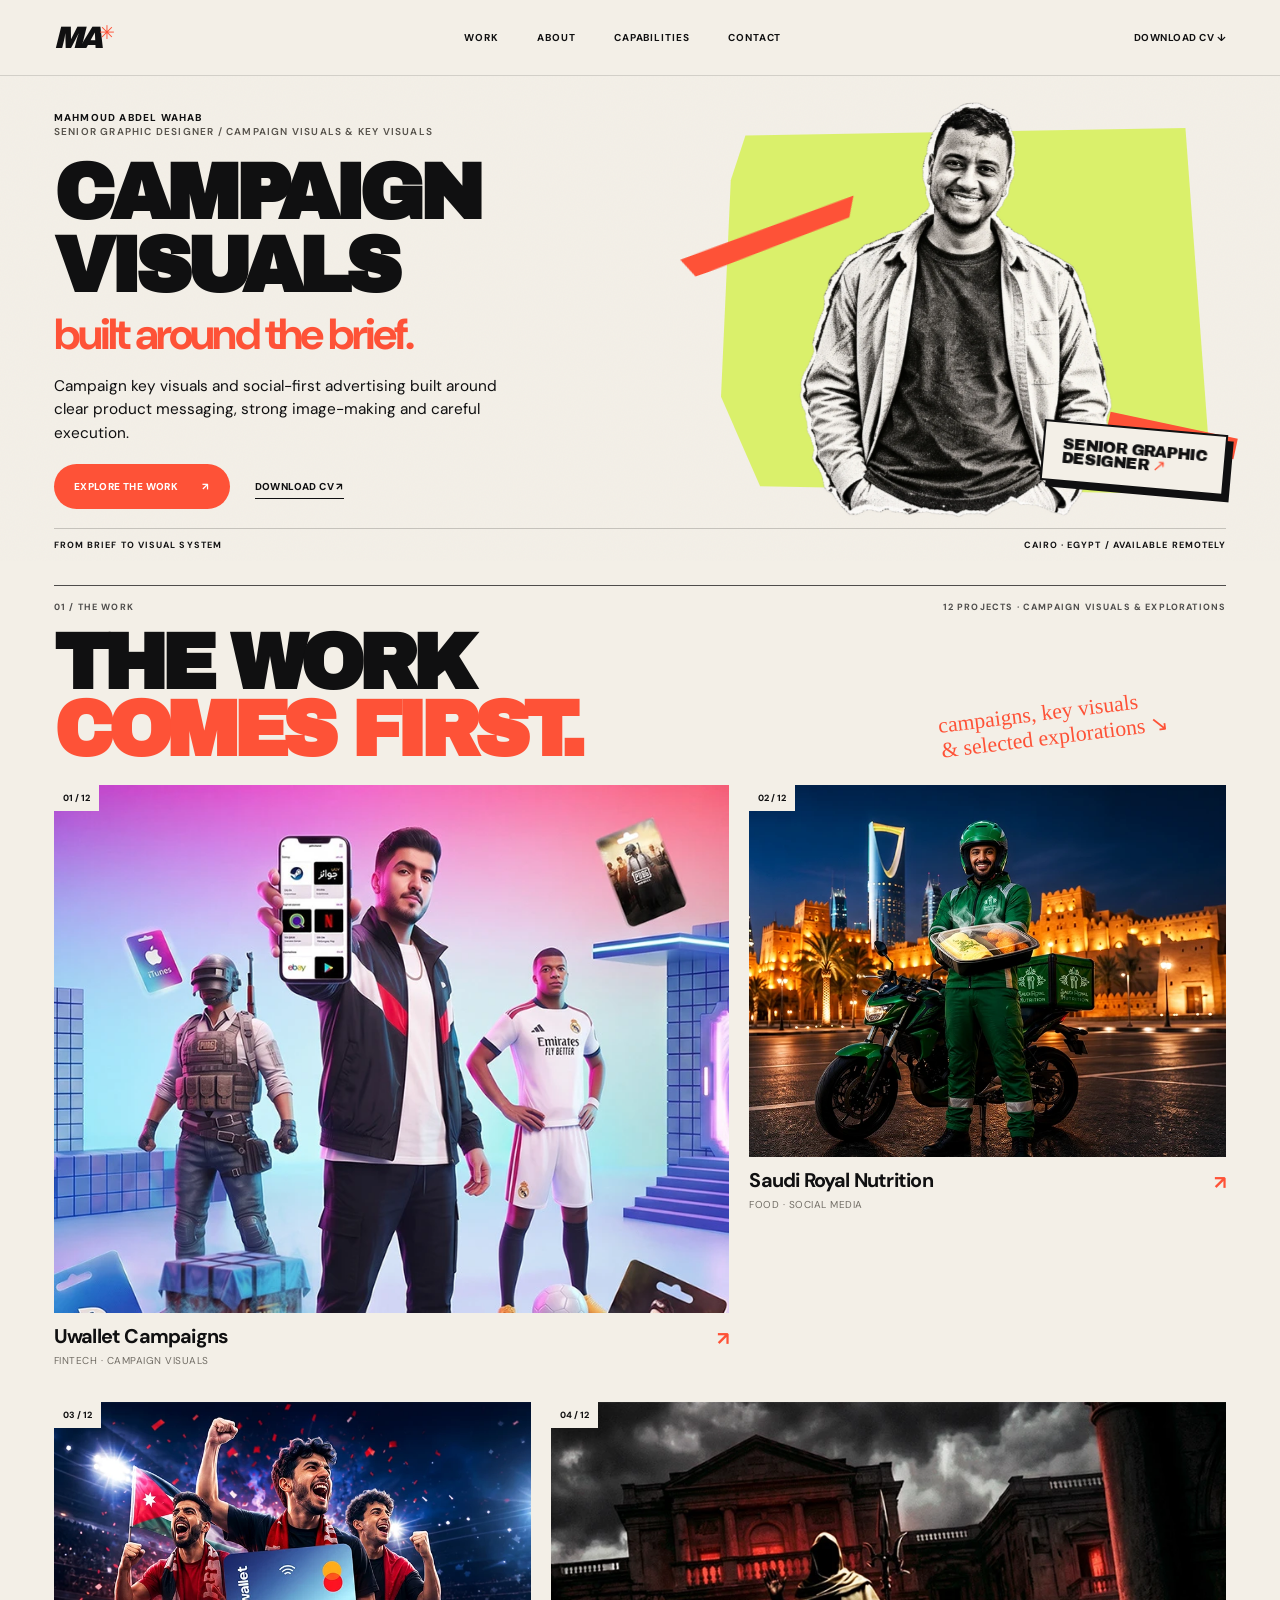
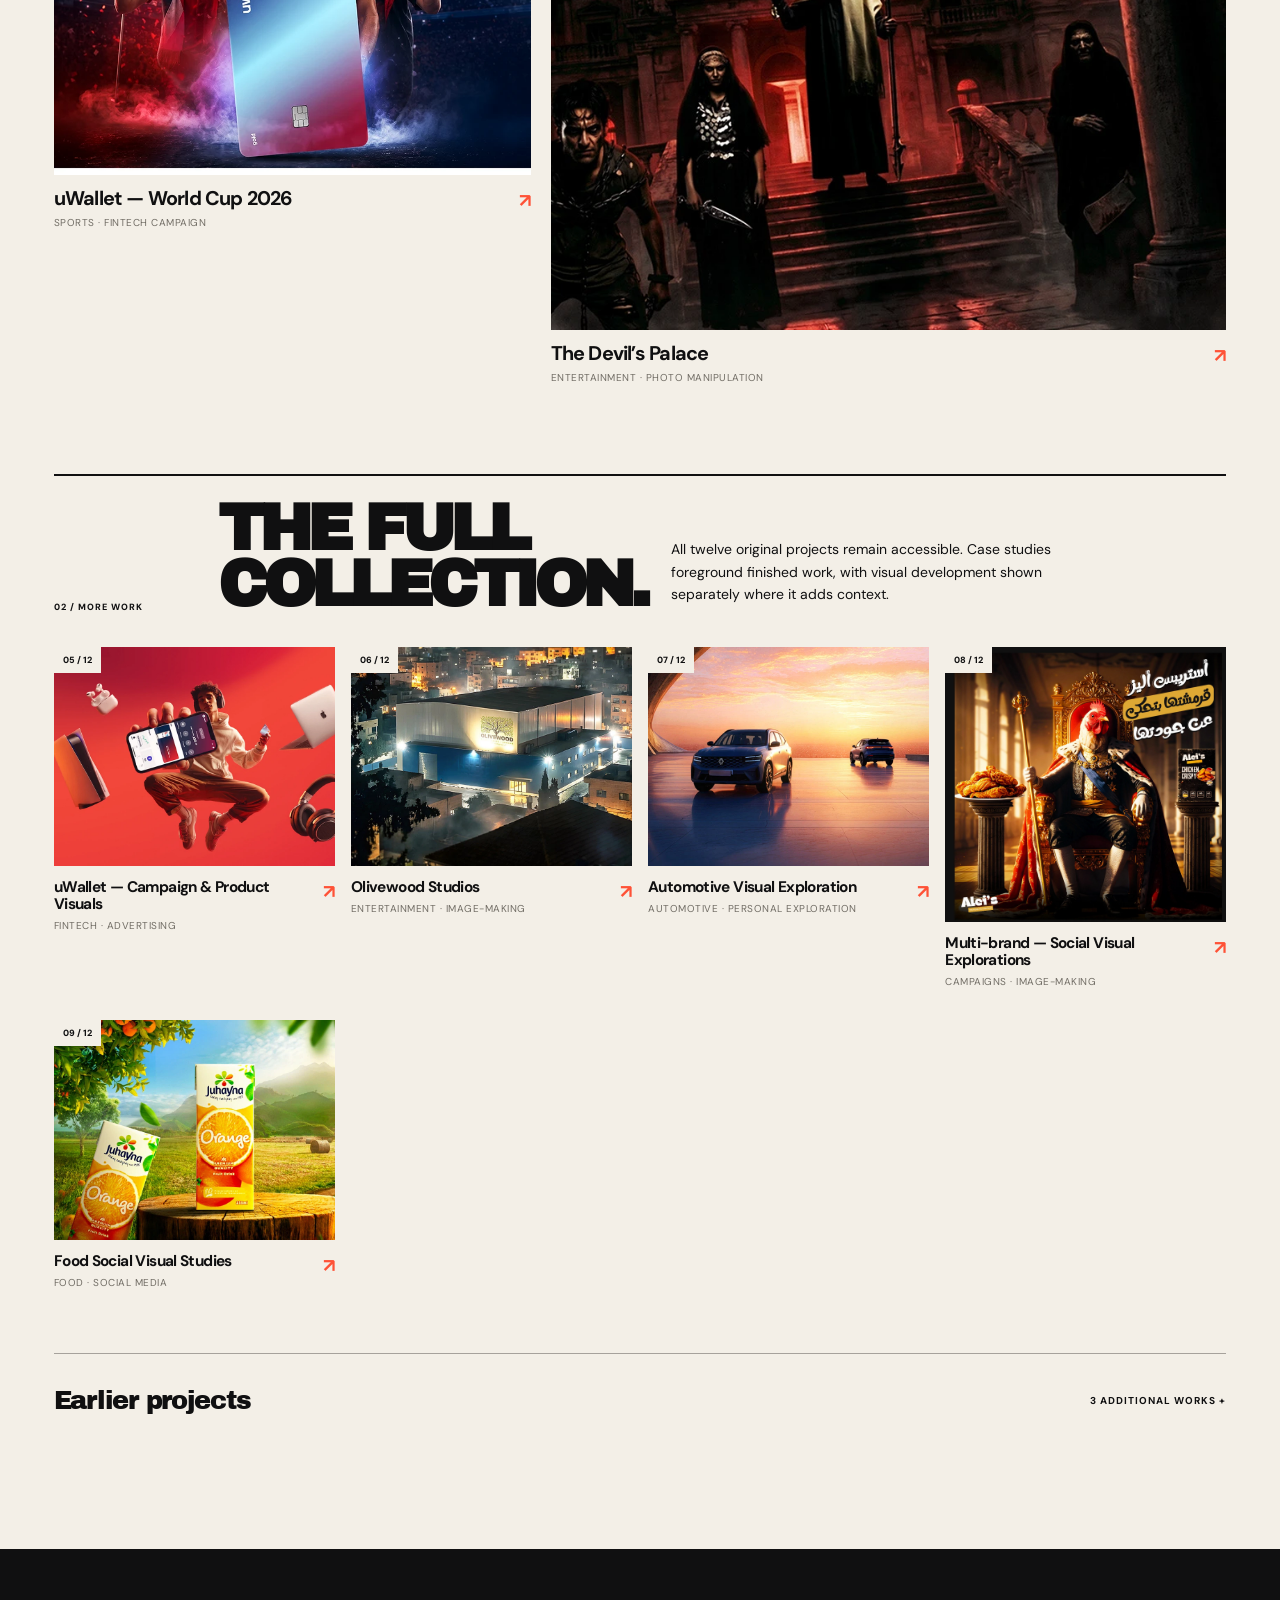
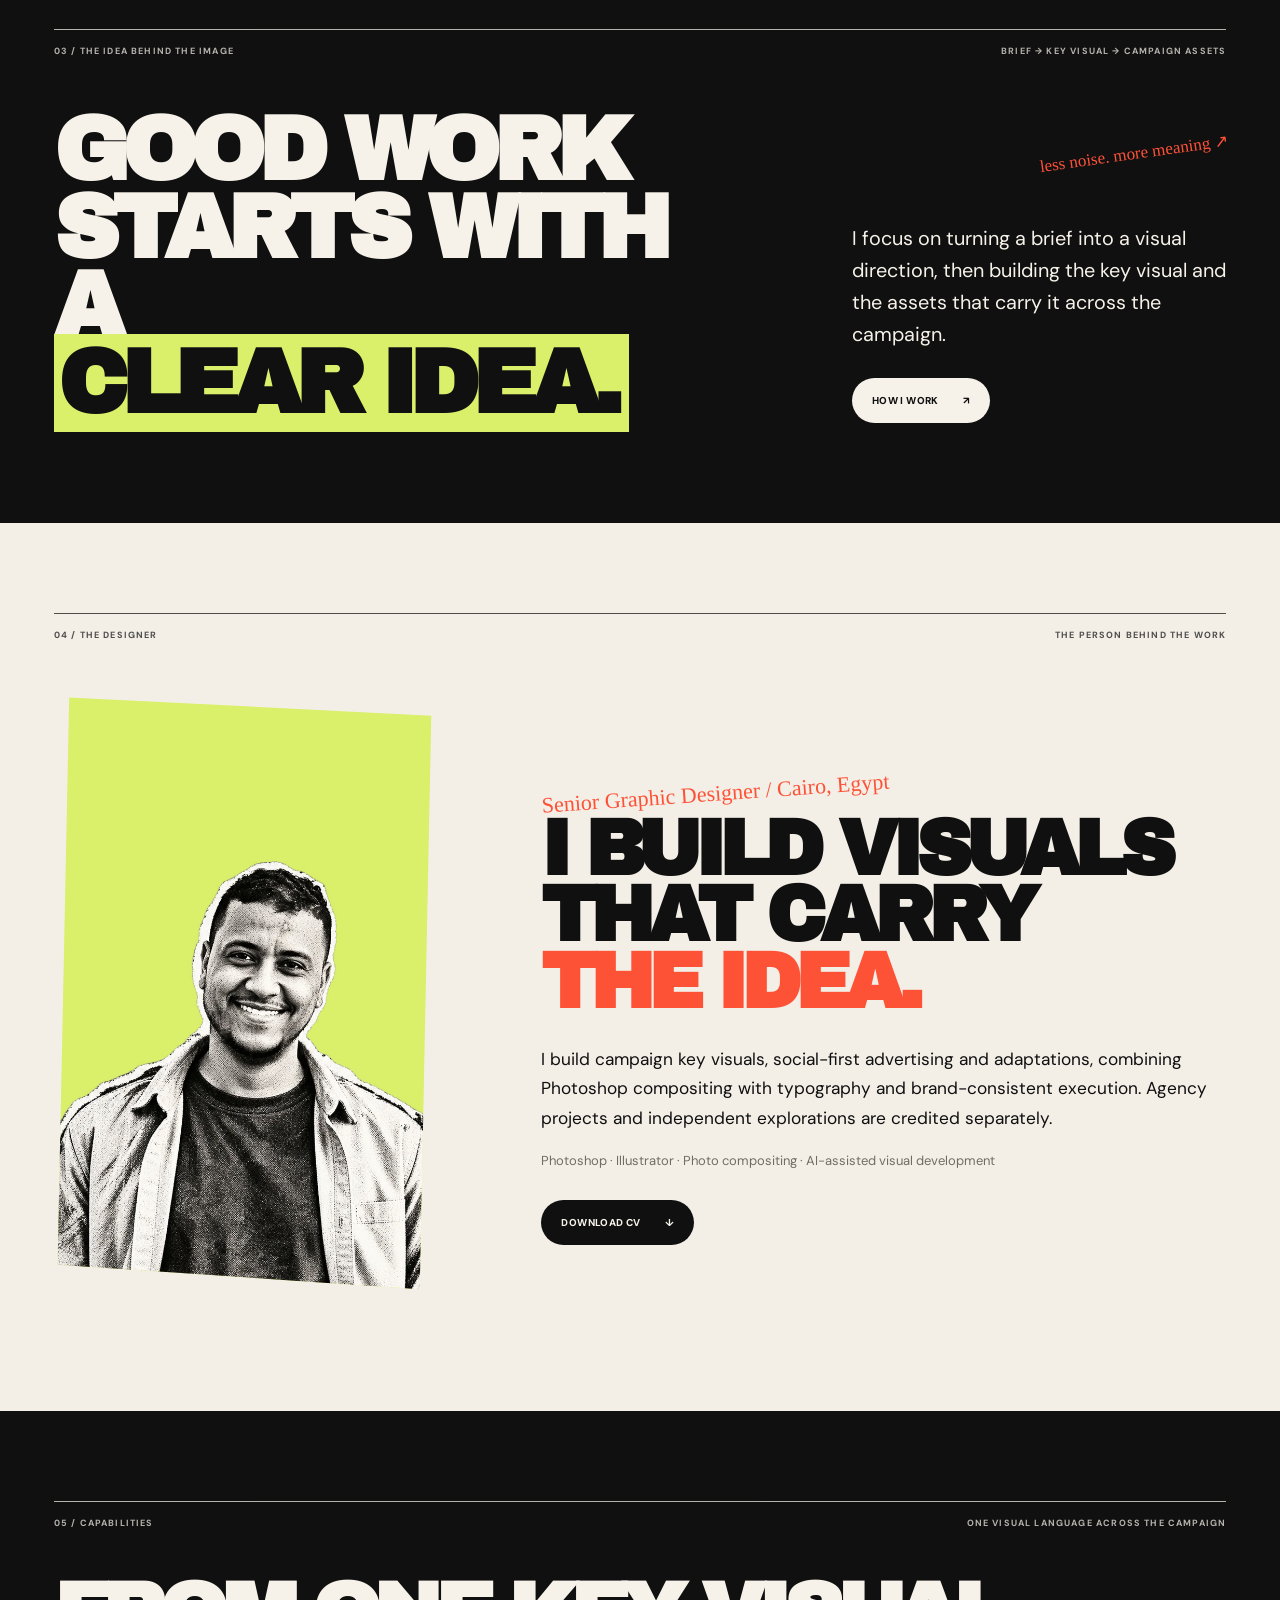
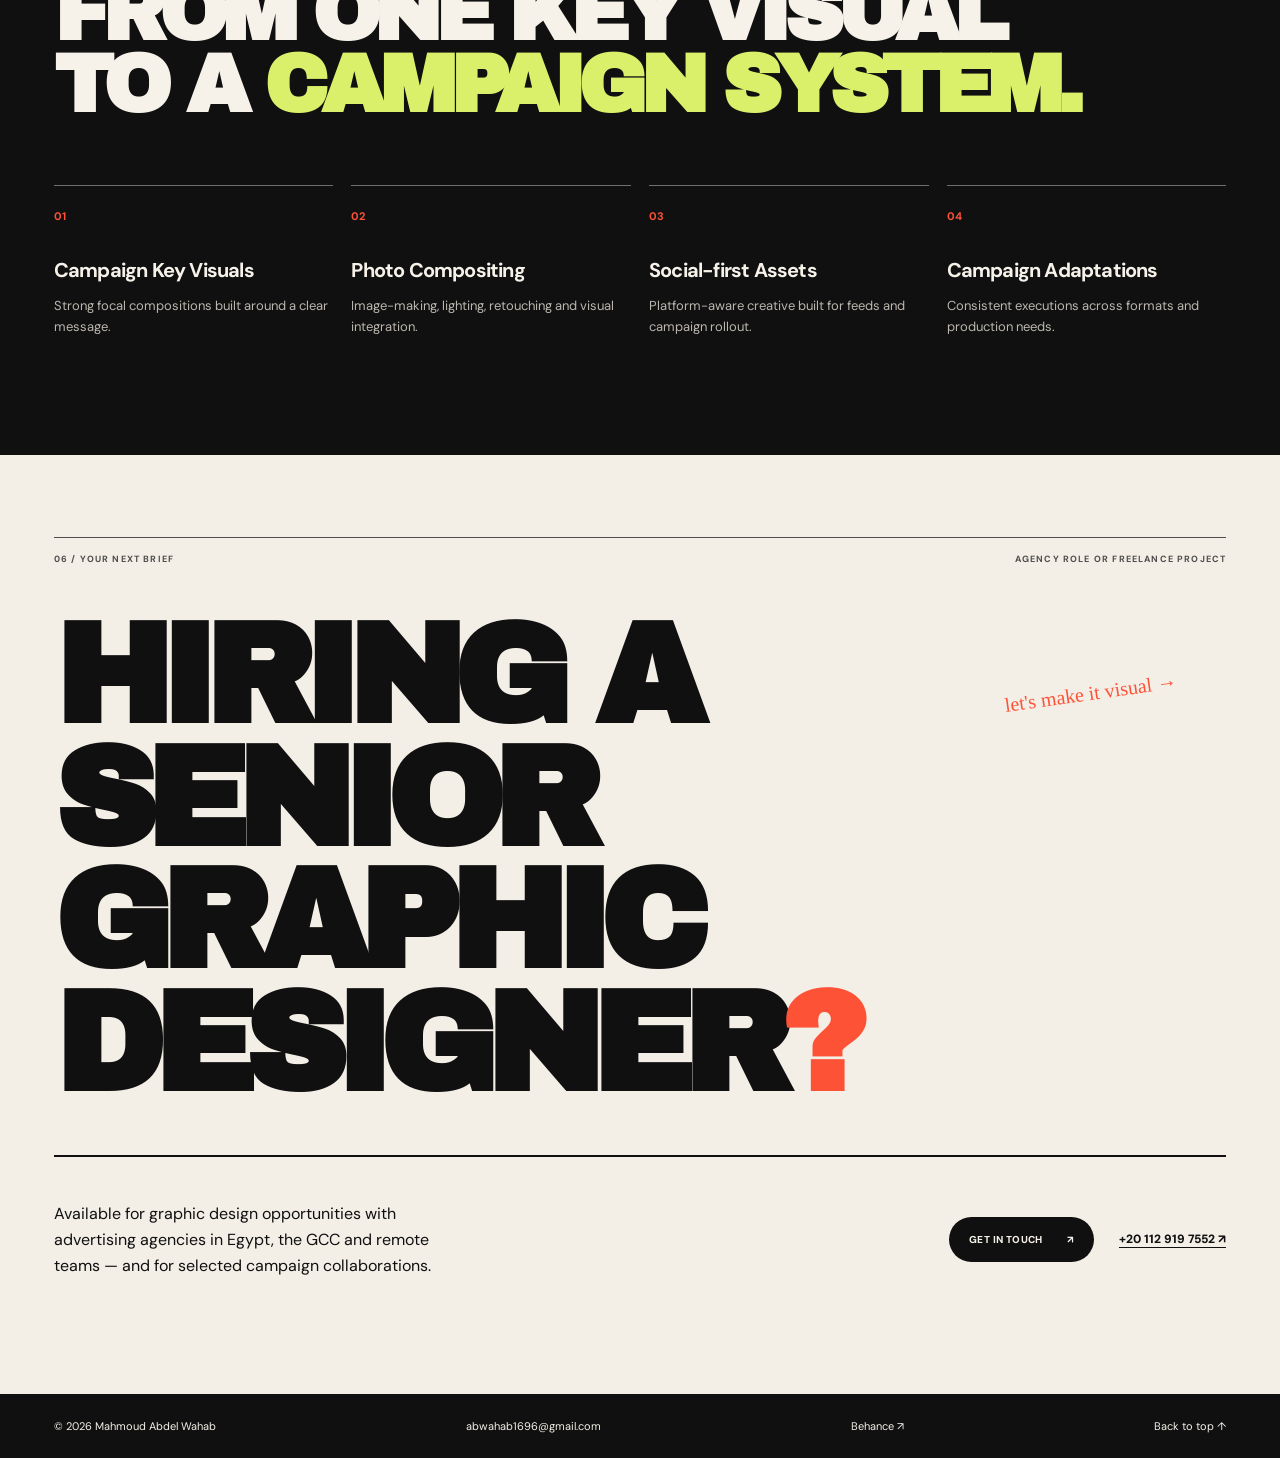
<file: index.html>
<!doctype html>
<html lang="en">
<head>
  <meta charset="utf-8">
  <meta name="viewport" content="width=device-width,initial-scale=1">
  <meta name="theme-color" content="#f1ede4">
  <title>Mahmoud Abdel Wahab — Campaign Visuals & Key Visuals</title>
  <meta name="description" content="Mahmoud Abdel Wahab — Senior Graphic Designer focused on campaign visuals, key visuals, compositing and social-first design.">
  <meta property="og:title" content="Mahmoud Abdel Wahab — Senior Graphic Designer">
  <meta property="og:description" content="Campaign visuals, key visuals and social-first image-making.">
  <meta property="og:image" content="https://mahmoud-abd-elwahab.github.io/portfolio/behance-projects/uwallet/cover/cover.webp">
  <meta name="twitter:card" content="summary_large_image">
  <link rel="icon" href="favicon.svg" type="image/svg+xml">
  <link rel="preconnect" href="https://fonts.googleapis.com">
  <link rel="preconnect" href="https://fonts.gstatic.com" crossorigin>
  <link href="https://fonts.googleapis.com/css2?family=Archivo+Black&family=DM+Sans:wght@400;500;600;700&family=Permanent+Marker&display=swap" rel="stylesheet">
  <link rel="stylesheet" href="portfolio-v3.css?v=8">
</head>
<body class="home-page">
  <a href="#main" class="skip-link">Skip to content</a>
  <div id="scroll-progress" aria-hidden="true"></div>
  <div class="site-cursor" aria-hidden="true"><span></span></div>

  <header class="site-header" id="top">
    <a class="monogram" href="index.html" aria-label="Mahmoud Abdel Wahab home">MA<span>✳</span></a>
    <nav class="header-links" id="site-nav" aria-label="Main navigation">
      <a href="#work">Work</a><a href="#about">About</a><a href="#services">Capabilities</a><a href="#contact">Contact</a>
    </nav>
    <div class="nav-end">
      <a class="mini-cv" href="Mahmoud_Abd_Elwahab_CV.pdf" download>Download CV ↓</a>
      <button class="menu-toggle" type="button" aria-expanded="false" aria-controls="site-nav" aria-label="Toggle navigation"><span></span><span></span></button>
    </div>
  </header>

  <main id="main">
    <section class="hero paper" aria-labelledby="hero-title">
      <div class="paper-noise" aria-hidden="true"></div>
      <div class="hero-copy" data-reveal>
        <p class="identity">MAHMOUD ABDEL WAHAB<br><span>SENIOR GRAPHIC DESIGNER / CAMPAIGN VISUALS &amp; KEY VISUALS</span></p>
        <h1 id="hero-title" class="display hero-title"><span>CAMPAIGN</span><span>VISUALS</span><em>built around the brief.</em></h1>
        <p class="hero-description">Campaign key visuals and social-first advertising built around clear product messaging, strong image-making and careful execution.</p>
        <div class="hero-actions">
          <a class="pill pill-orange" href="#work">Explore the work <span>↗</span></a>
          <a class="text-link" href="Mahmoud_Abd_Elwahab_CV.pdf" download>Download CV ↗</a>
        </div>
      </div>

      <div class="hero-visual" data-reveal>
        <div class="lime-paper" aria-hidden="true"></div>
        <div class="orange-tape tape-one" aria-hidden="true"></div>
        <div class="orange-tape tape-two" aria-hidden="true"></div>
        <div class="portrait-crop">
          <img src="portfolio-media/mahmoud-editorial-halftone-v3.webp" alt="Mahmoud Abdel Wahab in a black-and-white printed editorial treatment" width="915" height="1300" fetchpriority="high">
        </div>
        <div class="portrait-label">SENIOR GRAPHIC<br>DESIGNER <span>↗</span></div>
      </div>

      <div class="hero-caption"><span>FROM BRIEF TO VISUAL SYSTEM</span><span>CAIRO · EGYPT / AVAILABLE REMOTELY</span></div>
    </section>


    <section id="work" class="work-section paper" aria-labelledby="work-title">
      <div class="section-kicker"><span>01 / THE WORK</span><span>12 PROJECTS · CAMPAIGN VISUALS & EXPLORATIONS</span></div>
      <div class="section-heading">
        <h2 id="work-title" class="display">THE WORK<br><span>COMES FIRST.</span></h2>
        <p class="handnote">campaigns, key visuals<br>&amp; selected explorations ↘</p>
      </div>
      <div id="featured-projects" class="featured-grid" aria-label="Featured projects"></div>
      <div class="archive-heading"><span>02 / MORE WORK</span><h3 class="display">THE FULL<br>COLLECTION.</h3><p>All twelve original projects remain accessible. Case studies foreground finished work, with visual development shown separately where it adds context.</p></div>
      <div id="archive-projects" class="archive-grid" aria-label="More projects"></div>
      <details id="earlier-works" class="archive-more">
        <summary><span>Earlier projects</span><span class="archive-more-label">3 additional works +</span></summary>
        <p>Earlier and personal work is preserved here, but does not compete with the campaign cases above.</p>
        <div id="secondary-projects" class="archive-grid" aria-label="Earlier portfolio projects"></div>
      </details>
    </section>

    <section class="statement dark" aria-labelledby="statement-title">
      <div class="section-kicker"><span>03 / THE IDEA BEHIND THE IMAGE</span><span>BRIEF → KEY VISUAL → CAMPAIGN ASSETS</span></div>
      <div class="statement-grid">
        <h2 id="statement-title" class="display">GOOD WORK<br>STARTS WITH A<br><mark>CLEAR IDEA.</mark></h2>
        <div><p>I focus on turning a brief into a visual direction, then building the key visual and the assets that carry it across the campaign.</p><a class="pill pill-light" href="#services">How I work <span>↗</span></a></div>
      </div>
      <p class="handnote statement-note">less noise. more meaning ↗</p>
    </section>

    <section id="about" class="about-section paper" aria-labelledby="about-title">
      <div class="section-kicker"><span>04 / THE DESIGNER</span><span>THE PERSON BEHIND THE WORK</span></div>
      <div class="about-grid">
        <div class="about-portrait" data-reveal><img src="portfolio-media/mahmoud-editorial-halftone-v3.webp" alt="" loading="lazy"></div>
        <div>
          <p class="handnote">Senior Graphic Designer / Cairo, Egypt</p>
          <h2 id="about-title" class="display">I BUILD VISUALS<br>THAT CARRY<br><span>THE IDEA.</span></h2>
          <p>I build campaign key visuals, social-first advertising and adaptations, combining Photoshop compositing with typography and brand-consistent execution. Agency projects and independent explorations are credited separately.</p>
          <p class="muted">Photoshop · Illustrator · Photo compositing · AI-assisted visual development</p>
          <a class="pill pill-dark" href="Mahmoud_Abd_Elwahab_CV.pdf" download>Download CV <span>↓</span></a>
        </div>
      </div>
    </section>

    <section id="services" class="capabilities dark" aria-labelledby="services-title">
      <div class="section-kicker"><span>05 / CAPABILITIES</span><span>ONE VISUAL LANGUAGE ACROSS THE CAMPAIGN</span></div>
      <h2 id="services-title" class="display">FROM ONE KEY VISUAL<br>TO A <span>CAMPAIGN SYSTEM.</span></h2>
      <div class="capability-grid">
        <article><b>01</b><h3>Campaign Key Visuals</h3><p>Strong focal compositions built around a clear message.</p></article>
        <article><b>02</b><h3>Photo Compositing</h3><p>Image-making, lighting, retouching and visual integration.</p></article>
        <article><b>03</b><h3>Social-first Assets</h3><p>Platform-aware creative built for feeds and campaign rollout.</p></article>
        <article><b>04</b><h3>Campaign Adaptations</h3><p>Consistent executions across formats and production needs.</p></article>
      </div>
    </section>

    <section id="contact" class="contact-section paper" aria-labelledby="contact-title">
      <div class="section-kicker"><span>06 / YOUR NEXT BRIEF</span><span>AGENCY ROLE OR FREELANCE PROJECT</span></div>
      <p class="handnote">let's make it visual →</p>
      <h2 id="contact-title" class="display">HIRING A<br>SENIOR<br>GRAPHIC<br>DESIGNER<span>?</span></h2>
      <div class="contact-row">
        <p>Available for graphic design opportunities with advertising agencies in Egypt, the GCC and remote teams — and for selected campaign collaborations.</p>
        <div><a class="pill pill-dark" href="mailto:abwahab1696@gmail.com?subject=Graphic%20design%20role%20or%20campaign%20enquiry">Get in touch <span>↗</span></a><a class="contact-link" href="tel:+201129197552">+20 112 919 7552 ↗</a></div>
      </div>
    </section>
  </main>

  <footer class="site-footer"><span>© 2026 Mahmoud Abdel Wahab</span><a href="mailto:abwahab1696@gmail.com">abwahab1696@gmail.com</a><a href="https://www.behance.net/Mahmoudabdelwahab" target="_blank" rel="noopener noreferrer">Behance ↗</a><a href="#top">Back to top ↑</a></footer>
  <script src="portfolio-data.js?v=8" defer></script>
  <script src="portfolio-editorial.js?v=8" defer></script>
  <script src="portfolio-v3.js?v=8" defer></script>
</body>
</html>
</file>
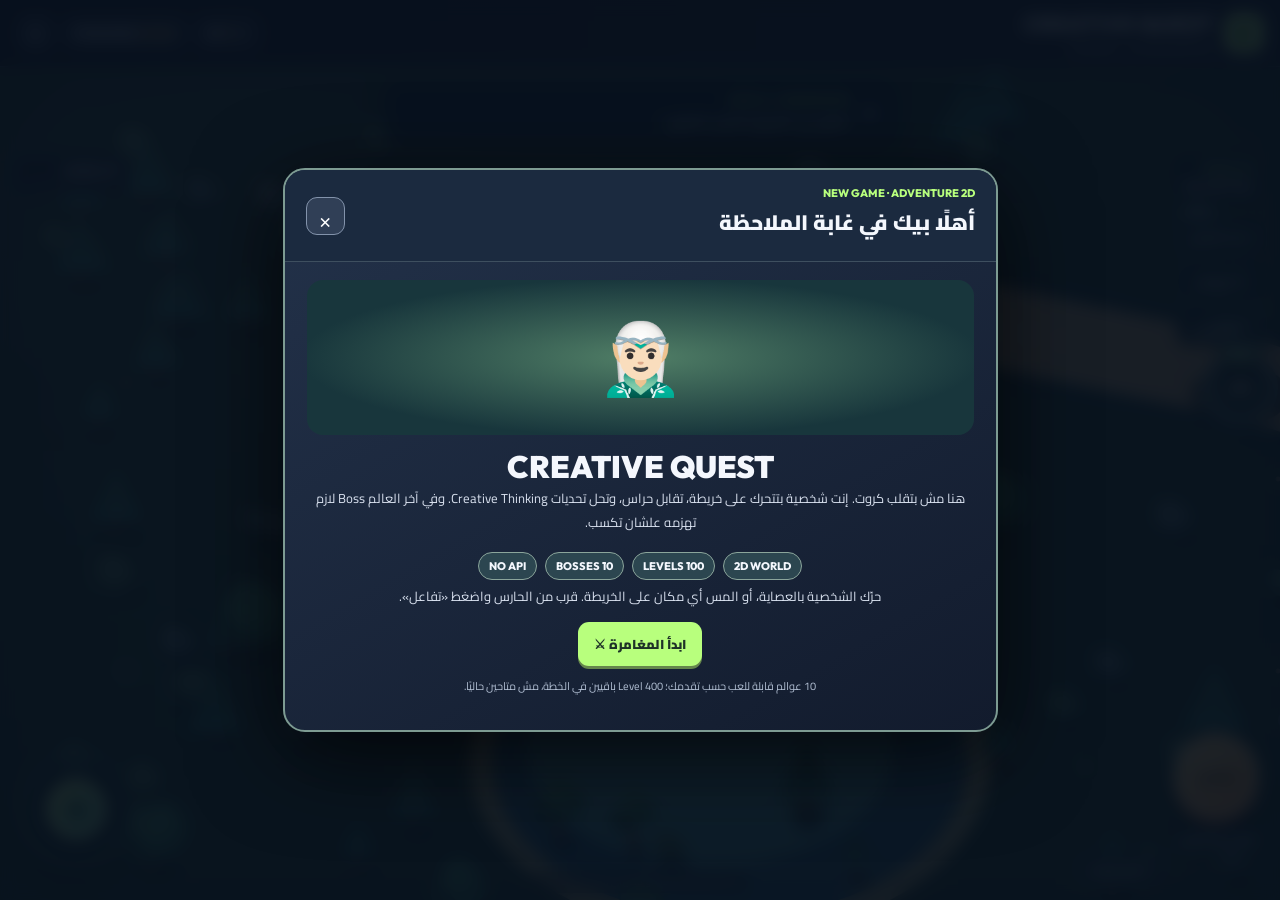
<file: creative-quest-2d/index.html>
<!doctype html><html lang="ar" dir="rtl"><head><meta charset="utf-8"><meta name="viewport" content="width=device-width,initial-scale=1,viewport-fit=cover,user-scalable=no"><meta name="theme-color" content="#121b2b"><meta name="description" content="Creative Quest: مغامرة Creative Thinking 2D فيها شخصية بتتحرك وخريطة وحراس وBoss."><title>Creative Quest — 2D Adventure</title><link rel="manifest" href="./manifest.webmanifest"><link rel="icon" href="./icon.svg" type="image/svg+xml"><style>
@import url('https://fonts.googleapis.com/css2?family=Cairo:wght@500;600;700;800;900&family=Outfit:wght@700;800;900&display=swap');
:root{--lime:#b8ff7d;--violet:#ab91ff;--gold:#ffdb7d;--ink:#f4f7fd;--muted:#adbacf;--panel:#19243a;--border:#52627a}*{box-sizing:border-box}body,html{margin:0;height:100%;overflow:hidden}body{font-family:Cairo,Tahoma,sans-serif;background:#101827;color:var(--ink)}button,textarea{font:inherit}button{cursor:pointer}button:focus-visible,textarea:focus-visible{outline:3px solid var(--lime);outline-offset:3px}.hidden{display:none!important}#app{display:flex;flex-direction:column;height:100dvh;overflow:hidden}.top{height:67px;min-height:67px;display:flex;justify-content:space-between;align-items:center;background:linear-gradient(90deg,#12192c,#1c273c);border-bottom:1px solid #48566d;z-index:4;padding:8px 16px;gap:10px}.logo{display:flex;align-items:center;gap:10px}.mark{display:grid;place-items:center;border:2px solid #e5ffd4;background:#baff85;color:#274839;width:40px;height:40px;border-radius:13px;font:900 24px Outfit,Arial}.brandName{font:900 clamp(14px,2.8vw,22px) Outfit,Arial;white-space:nowrap;text-align:right;direction:ltr}.brandSub{font-size:10px;font-weight:700;color:#adbacc}.topStats{display:flex;gap:7px;align-items:center}.pill{border:1px solid #51627a;border-radius:12px;background:#26324a;padding:8px 11px;font:800 13px Outfit,Arial;white-space:nowrap}.pill b{color:var(--gold)}.menu{font-size:19px;color:#f3f4ff;border:1px solid #51627a;border-radius:12px;background:#26324a;width:39px;height:38px}
#viewport{position:relative;overflow:hidden;flex:1;min-height:0;background:radial-gradient(ellipse at center,#31664f,#1d3e3f);touch-action:none}#world{width:100%;height:100%;display:block;touch-action:none}#viewport:after{content:'';pointer-events:none;position:absolute;inset:0;box-shadow:inset 0 0 140px #07142765}.taskBanner{position:absolute;top:12px;left:50%;transform:translateX(-50%);width:min(515px,calc(100% - 22px));background:#14283af0;border:1px solid #9fbfa477;box-shadow:0 6px 25px #0008;border-radius:16px;z-index:3;padding:9px 16px;display:flex;gap:9px;align-items:center}.bannerIcon{font-size:24px}.bannerCopy{min-width:0}.bannerCopy strong{font-size:11px;color:var(--lime);font-weight:900;display:block;direction:ltr;text-align:right}.bannerCopy span{font-weight:800;display:block;font-size:12px;text-overflow:ellipsis;overflow:hidden;white-space:nowrap}.sideTag{position:absolute;top:88px;right:13px;z-index:2;background:#162b38db;border:1px solid #8cb5a17a;padding:7px 12px;border-radius:12px;font-size:11px;font-weight:900}.sideTag small{display:block;direction:ltr;text-align:right;font:900 10px Outfit,Arial;color:var(--lime)}.levelTag{position:absolute;top:88px;left:13px;z-index:2;background:#1b293ddb;border:1px solid #8492a577;padding:7px 12px;border-radius:12px;font:900 12px Outfit,Arial}.bar{margin-top:5px;height:5px;background:#404e56;width:91px;border-radius:10px;overflow:hidden}.bar>i{display:block;background:var(--lime);height:100%;width:0;transition:width .25s}.mapTools{position:absolute;top:151px;right:13px;z-index:3;display:flex;flex-direction:column;gap:7px}.mapTools button{border:1px solid #83b6aa8c;background:#15313dd9;color:#effaf7;border-radius:12px;padding:8px 11px;font-weight:900;font-size:11px}.joypad{position:absolute;bottom:33px;left:18px;width:116px;height:116px;border-radius:50%;background:#18393f9c;border:2px solid #a7f7c08e;box-shadow:0 10px 24px #0007;display:grid;place-items:center;z-index:5;touch-action:none;user-select:none}.joypad:before{content:'✛';font-size:72px;color:#c4ffbd35;position:absolute}.stick{position:relative;width:61px;height:61px;background:linear-gradient(130deg,#c9ff95,#70d1ad);border:3px solid #efffc0;border-radius:50%;display:grid;place-items:center;color:#1b5b4d;font-size:29px;box-shadow:0 5px 10px #0017}.actionBlock{position:absolute;bottom:48px;right:18px;z-index:5;display:flex;flex-direction:column;align-items:center;gap:8px}.action{width:86px;height:86px;border:4px solid #ffe8bb;border-radius:50%;background:linear-gradient(140deg,#ffe69b,#e8a05c);box-shadow:0 7px 0 #894a34,0 12px 23px #0007;color:#513321;font-weight:900;font-size:13px}.action.ready{animation:pulse 1.2s ease-in-out infinite}.actionBlock small{background:#16313cbb;padding:3px 8px;border-radius:10px;font-size:10px;font-weight:800}.auto{position:absolute;bottom:14px;right:110px;z-index:4;border-radius:20px;padding:6px 11px;font-size:10px;font-weight:900;background:#19303cea;color:#e0f8eb;border:1px solid #6fa9a4}.hintBottom{position:absolute;bottom:7px;left:50%;transform:translateX(-50%);z-index:3;background:#10242d88;border-radius:20px;padding:3px 10px;font-size:9px;color:#e7eedd;white-space:nowrap;pointer-events:none}.toast{position:absolute;bottom:170px;left:50%;transform:translate(-50%,20px);opacity:0;transition:opacity .2s,transform .2s;background:#ebffd4;border-radius:12px;padding:9px 16px;z-index:11;color:#233f30;font-size:12px;font-weight:900;max-width:85vw;text-align:center;pointer-events:none;box-shadow:0 8px 28px #0008}.toast.on{opacity:1;transform:translate(-50%,0)}
#overlay{position:fixed;inset:0;z-index:30;display:flex;justify-content:center;align-items:center;background:#07101ce8;backdrop-filter:blur(8px);padding:12px}.dialog{border:2px solid #7d9b92;border-radius:22px;background:linear-gradient(150deg,#23324a,#121b2d);width:min(715px,100%);max-height:92dvh;overflow-y:auto;box-shadow:0 22px 90px #000b}.dialogHead{display:flex;align-items:center;justify-content:space-between;padding:16px 21px;background:#1b2a3f;border-bottom:1px solid #6c7d8a70}.dialogHead small{font:800 11px Outfit,Arial;color:var(--lime);direction:ltr;display:block;text-align:right}.dialogHead h2{font-size:21px;font-weight:900;margin:3px 0}.xBtn{width:39px;height:38px;border-radius:11px;background:#303f56;color:#fff;border:1px solid #8393ab;font-size:22px}.body{padding:18px 22px 22px}.story{line-height:1.85;color:#d8e0ee;font-size:13px;margin:0 0 14px}.label{color:#a4f4be;font-size:12px;font-weight:900}.quotes{display:grid;gap:8px;margin:10px 0 15px}.quote{background:#2b3a52;border:1px solid #637992;border-radius:13px;padding:10px 14px;font-size:13px;line-height:1.9}.mission{background:#3d3430a9;border-right:4px solid var(--gold);border-radius:12px;padding:10px 13px;font-weight:900;font-size:13px;line-height:1.8;margin:13px 0}.answer{width:100%;min-height:99px;border-radius:12px;background:#111b2b;border:1px solid #8291a5;color:white;outline:0;resize:vertical;padding:12px;font-size:14px;line-height:2}.answer:focus{border-color:var(--lime)}.actions{display:flex;flex-wrap:wrap;gap:9px;margin-top:13px}.btn{padding:10px 16px;border-radius:11px;border:0;background:var(--lime);font-size:13px;font-weight:900;color:#1e3228;box-shadow:0 3px 0 #65864c}.btn.alt{background:#304158;color:#f2f5ff;border:1px solid #8c9db4;box-shadow:none}.btn.red{background:#ff9b7b;box-shadow:0 3px 0 #925441}.feedback{background:#224139;border:1px solid #90e2ad;border-radius:13px;padding:12px;font-size:13px;line-height:1.9;margin-top:12px}.feedback.bad{background:#48332f;border-color:#efbd99}.feedback strong{display:block}.fine{font-size:11px;line-height:1.8;color:#b1bed2}.review{background:#2d394b;border:1px solid #8797a8;padding:12px;border-radius:12px;margin-top:10px}.review label{display:block;font-size:12px;margin:8px 0}.review input{accent-color:var(--lime)}.choices{display:grid;gap:9px}.choice{background:#2b3d54;border:1px solid #778c9b;color:#eff7ff;border-radius:12px;padding:12px 14px;text-align:right;line-height:1.9;font-size:13px}.choice:hover{border-color:var(--lime)}.bossHP{display:flex;gap:7px;direction:ltr;margin:7px 0 14px}.bossHP b{font-size:25px;color:#ff8d95}.bossHP b.gone{filter:grayscale(1);opacity:.38}.heroArt{height:155px;background:radial-gradient(ellipse at center,#507e66,#18363c 72%);border-radius:16px;display:flex;justify-content:center;align-items:center;font-size:70px;margin-bottom:12px}.center{text-align:center}.center h2{font:900 31px Outfit,Arial;margin:0;direction:ltr}.chip{display:inline-flex;border:1px solid #8ba59b;background:#2c4650;border-radius:30px;padding:6px 10px;font:800 11px Outfit,Arial;margin:4px}.worldTile{background:#2a394d;border:1px solid #71869c;border-radius:12px;padding:12px;margin:8px 0;font-size:12px}.worldTile b{color:var(--lime)}
@keyframes pulse{50%{filter:drop-shadow(0 0 17px #fbe6a5)}}@media(max-width:640px){.top{height:63px;min-height:63px;padding:6px 10px}.pill{padding:7px 9px;font-size:11px}.brandName{font-size:15px}.brandSub{font-size:9px}.topStats .completedStat{display:none}.taskBanner{padding:7px 11px}.bannerCopy strong{font-size:10px}.bannerCopy span{font-size:11px}.sideTag,.levelTag{top:83px}.mapTools{top:146px}.body{padding:14px}.dialogHead{padding:13px 16px}.dialogHead h2{font-size:18px}.dialog{border-radius:18px}.quote{font-size:12px}.mission{font-size:12px}.joypad{bottom:32px;left:15px}.actionBlock{right:16px;bottom:43px}.hintBottom{display:none}.auto{right:111px;font-size:9px}}

/* Multi-format challenges */
.answerSelect{width:100%;border:1px solid #8ba5bf;border-radius:12px;background:#17263b;color:#f5f8ff;padding:12px;font:700 13px Cairo,Tahoma,sans-serif;margin:8px 0 13px;appearance:auto}
.answerSelect option{background:#17263b;color:white}
.evidence{display:flex;align-items:flex-start;gap:11px;background:#2b3d54;border:1px solid #778c9b;padding:13px 11px;border-radius:13px;cursor:pointer;line-height:1.8;font-size:13px}
.evidence:has(input:checked){border-color:#b8ff7d;background:#2c4d40}
.evidence input{accent-color:#b8ff7d;margin-top:6px;width:18px;height:18px;flex-shrink:0}
.pairFields{display:grid;gap:4px}
#challengeFeedback .review{margin-top:15px}
#challengeFeedback .review label{padding:5px 0;line-height:1.8}
@media(min-width:720px){.evidence{font-size:14px}}
/* v0.4 game polish */
.ambientTint{position:absolute;inset:0;pointer-events:none;opacity:.25;background:radial-gradient(ellipse at 20% 18%,#ffeead50,transparent 55%);mix-blend-mode:screen;z-index:1;animation:sky 9s ease-in-out infinite alternate}
@keyframes sky{to{opacity:.12;transform:scale(1.04)}}
@keyframes hitShake{0%{transform:translateX(0)}25%{transform:translateX(-8px)}50%{transform:translateX(7px)}75%{transform:translateX(-5px)}100%{transform:translateX(0)}}
@keyframes enemyBob{50%{transform:translateY(-11px) rotate(3deg)}}
@keyframes flash{0%,100%{filter:brightness(1)}45%{filter:brightness(2.5) hue-rotate(45deg)}}
.battleArena{position:relative;display:grid;grid-template-columns:1fr auto 1fr;align-items:center;gap:11px;min-height:151px;border-radius:18px;margin-bottom:14px;border:1px solid #7f77bd99;background:radial-gradient(ellipse at center,#413a70aa,transparent 70%),linear-gradient(180deg,#1a2544,#101b30);overflow:hidden;padding:11px 19px}
.battleArena:before{content:'';position:absolute;inset:auto 0 0;background:repeating-linear-gradient(110deg,#85adff22 0 3px,transparent 3px 27px);height:30px}
.combatant{position:relative;z-index:1;text-align:center;display:grid;justify-items:center;gap:3px;font:900 11px Outfit,Arial}
.combatant .miniSprite{width:70px;height:84px;image-rendering:pixelated;background-size:560px 84px;background-repeat:no-repeat;background-image:none;animation:enemyBob 1.5s ease-in-out infinite}
.combatant.enemy .miniSprite{background-image:none;background-size:280px 840px;animation-duration:1.1s;background-position:left top}
.combatant .tag{color:#eff7ff;position:relative;font-weight:900}
.combatant.damage .miniSprite{animation:hitShake .32s ease-in-out,flash .32s linear}
.duel{color:#f7de8f;font:900 24px Outfit,Arial;text-shadow:0 0 20px #ffbb79}
.enemyLife{height:9px;border-radius:10px;border:1px solid #ffb2ae;background:#4a2a3a;overflow:hidden}
.enemyLife i{display:block;height:100%;background:linear-gradient(90deg,#ff8795,#ffce86);width:100%;transition:width .3s}
.battleResult{color:#ffe4b6;font-size:12px;font-weight:800;margin-bottom:4px}
.worldTile{position:relative;overflow:hidden;transition:background .2s}
.worldTile b{font-weight:900}
.worldTile small{opacity:.8}
.skillTrack{display:grid;grid-template-columns:repeat(2,minmax(0,1fr));gap:10px;margin:9px 0}
.skillTile{border-radius:14px;padding:12px;background:#26394a;border:1px solid #8297ba;color:#fff;font-size:12px;min-height:90px}
.skillTile strong{display:block;color:#baff91;line-height:1.9;font-size:14px}
.skillTile small{color:#c9d8e9}
.skillBar{height:6px;background:#142535;border-radius:15px;overflow:hidden;margin-top:10px}
.skillBar i{display:block;height:100%;background:#d1ff95;border-radius:15px}
.choice:focus-visible,.btn:focus-visible{outline:3px solid #b8ff7d;outline-offset:2px}
.choice.picked{outline:2px solid #baff8a}
.forgeRow{background:#26394b;border:1px solid #8490aa;border-radius:12px;padding:10px;margin:10px 0;display:grid;gap:6px}
.forgeRow .label{display:block}
.challengeCaption{color:#e3f0c1;font-size:12px}
@media(max-width:430px){.battleArena{min-height:133px;padding:9px}.combatant .miniSprite{width:52px;height:66px;background-size:416px 66px}.combatant.enemy .miniSprite{background-size:208px 660px}.skillTrack{grid-template-columns:1fr 1fr}.skillTile{padding:9px;font-size:11px}.skillTile strong{font-size:12px}}
</style></head><body><div id="app"><header class="top"><div class="logo"><span class="mark">C</span><div><div class="brandName">CREATIVE QUEST</div><div class="brandSub">رحلة التفكير الإبداعي · مغامرة 2D</div></div></div><div class="topStats"><span class="pill">✦ XP <b id="xp">0</b></span><span class="pill completedStat">FINISHED <b id="complete">0/100</b></span><button class="menu" id="menu" aria-label="القائمة">☰</button></div></header><main id="viewport"><canvas id="world" aria-label="خريطة ثنائية الأبعاد؛ حرّك الشخصية حتى الحارس المضيء"></canvas><div class="ambientTint" id="ambientTint" aria-hidden="true"></div><div class="taskBanner"><div class="bannerIcon">⚔</div><div class="bannerCopy"><strong id="questTitle">LEVEL 01 / OBSERVATION</strong><span id="questDesc">امشي في الطريق للحارس المضيء</span></div></div><div class="sideTag"><small id="zoneId">WORLD 01</small><span id="zoneName">غابة الملاحظة</span></div><div class="levelTag"><span id="levelNumber">LEVEL 01</span><div class="bar"><i id="bar"></i></div></div><div class="mapTools"><button id="locate">⌖ حدّد الحارس</button><button id="worlds">☷ العوالم</button><button id="skills">✧ مهاراتي</button></div><div class="joypad" id="joy"><div class="stick" id="stick">✥</div></div><div class="actionBlock"><button id="action" class="action">تفاعل</button><small id="actionStatus">اقترب من الحارس</small></div><button class="auto" id="walk">↗ امشي للهدف</button><div class="hintBottom">حرّك الشخصية بالعصاية أو المس أي مكان على الخريطة</div><div id="toast" class="toast"></div></main></div><div id="overlay" class="hidden"><article id="dialog" class="dialog" role="dialog" aria-modal="true"></article></div><script>
'use strict';
const LEVELS=[
{title:'الكتب اللي ما خلصتش',place:'المكتبة العامة',notes:['«استعرت كتابين الأسبوع ده ورجعتهم قبل ما أخلصهم.»','«بقرا أول فصل من كذا كتاب وبسيبهم من غير ما أكمل.»','«كل شهر باستعير روايات جديدة، وبيرجعوا للمكتبة وأنا لسه مخلصتش قرايتهم.»'],task:'اكتب Observation مشتركة من غير ما تقول ليه ده بيحصل.',hint:'إيه السلوك المتكرر قبل ما الكتاب يرجع للمكتبة؟',sample:'بعض زوار المكتبة بيستعيروا أو يبدأوا كتب، لكن بيرجعوها أو يسيبوها قبل ما يكملوا قراءتها.',terms:[['كتاب','كتب','رواي','مكتب','قرا'],['استعار','استعير','بيقر','بدا','اقرا','قرات'],['مكمل','مخلص','يسيب','سيب','يرجع','رجع']]},
{title:'النبات اللي جاب أسئلة',place:'مشْتل الحي',notes:['«اشتريت زرعة وبعد أسبوع رجعت أسأل على طريقة ريّها.»','«كل ما أجيب نبتة جديدة أرجع للمشتل أسأل أحطها فين في البيت.»','«اشتريت صبارة، وبعد يومين بدأت أدور على تعليمات العناية بيها.»'],task:'إيه السلوك المتكرر بعد شراء النباتات؟',hint:'إيه اللي بيعملوه الناس لما يرجعوا البيت بالنبات؟',sample:'بعض المشترين بيرجعوا يسألوا أو يدوروا على معلومات العناية بالنباتات بعد الشراء.',terms:[['نبات','نبت','زرع','صبار','مشتل'],['يسال','بسال','سأل','رجع','يرجع','يدور','بحث'],['عناي','رعاي','ري','تسقي','تعليمات','مكان','طريقه']]},
{title:'تذاكر بتغيّر ميعادها',place:'سينما المدينة',notes:['«حجزت عرض الساعة 11 بالليل وغيّرته لحفلة العصر.»','«كنت حاجز فيلم متأخر، وبدّلت تذكرتي لعرض الصبح.»','«آخر مرة نقلت الحجز من آخر حفلة لأول حفلة.»'],task:'صف الاتجاه المشترك في تغيير مواعيد العرض.',hint:'الحجوزات اتغيرت لمواعيد أبكر ولا متأخرة؟',sample:'بعض رواد السينما بيغيّروا حجوزاتهم من عروض متأخرة لمواعيد أبكر.',terms:[['فيلم','سينما','عرض','تذكر','حجز','حفل'],['غير','يغير','بدل','نقل','ينقل','تحويل'],['بدري','ابكر','مبكر','الصبح','عصر','اول']]},
{title:'غرفة القياس',place:'متجر ملابس',notes:['«قبل ما أشتري جاكيت، بجرب نفس القطعة بمقاسين.»','«قست نفس البنطلون في 3 مقاسات قبل ما أقرر.»','«بدّلت بين مقاسات مختلفة لنفس القطعة في غرفة القياس.»'],task:'إيه نمط التجربة اللي متكرر في التعليقات؟',hint:'القطعة واحدة؛ إيه اللي بيتغير أثناء التجربة؟',sample:'بعض المتسوقين بيجربوا نفس قطعة الملابس بأكتر من مقاس قبل اختيارها.',terms:[['مقاس','هدوم','لبس','ملابس','جاكيت','بنطلون'],['جرب','بيجرب','يقيس','قاس','بدل'],['اكتر','مختلف','كذا','نفس','اتنين','3','ثلاث']]},
{title:'أغاني بنتنقل بينها',place:'تطبيق موسيقى',notes:['«بشغّل أغاني جديدة وبنط بعد ثواني لأغنية تانية.»','«نادر لما أكمل تراك للآخر؛ بعمل Skip بسرعة.»','«بسمع بداية كذا أغنية وبتنقل من غير ما أكمل واحدة.»'],task:'صف سلوك الاستماع المشترك، بدون تفسير ذوق الناس.',hint:'الشخص بيعمل إيه بعد بداية الأغنية؟',sample:'بعض المستمعين بيتنقلوا بين أغاني مختلفة قبل ما يكملوا سماع أي أغنية.',terms:[['اغن','موسيقي','تراك','سماع'],['تنقل','ينط','نط','skip','يغير','يبدل','سكب'],['مكمل','يكمل','للاخر','اول','بداي','ثوان']]},
{title:'قهوة الطريق',place:'كشك قهوة عند المحطة',notes:['«في أيام الشغل باخد القهوة Takeaway وأنا ماشي للمحطة.»','«يوم الجمعة بقعد أشرب القهوة جنب الكشك بدل ما أمشي.»','«طول الأسبوع بطلبها سفري، وفي الإجازة بقعد في المكان.»'],task:'صف الفرق الظاهر بين أيام الشغل والإجازة.',hint:'في الشغل بياخدوا القهوة فين؟ وفي الإجازة بيعملوا إيه؟',sample:'بعض الزباين بياخدوا القهوة سفري في أيام الشغل، لكن بيقعدوا يشربوها في الإجازة.',terms:[['قهو','كشك','كافيه','زبون','زباين'],['شغل','اسبوع','دوام','عمل'],['اجاز','جمعه','سفري','قاعد','بيقعد','weekend']]},
{title:'ألعاب على الرف',place:'محل ألعاب طاولة',notes:['«بقرأ تعليمات لعبة على علبتها وبعدها برجعها للرف.»','«بصور قواعد الألعاب في المحل وبمشي من غير ما أشتري.»','«بقلب علب ألعاب جديدة وبشوف طريقة لعبها وبسيبها.»'],task:'صف النمط المشترك بين تصفح الألعاب وشراءها.',hint:'إيه اللي بيحصل بعد مشاهدة قواعد اللعبة؟',sample:'بعض زوار المحل بيطّلعوا على طريقة اللعب، وبعدها بيسيبوا العلب أو يمشوا من غير شراء.',terms:[['لعب','العاب','علب','محل'],['قواعد','تعليم','طريقه','بشوف','بقرأ','صور'],['مشتري','شراء','سيب','رف','يمشي','رجع']]},
{title:'جولة في جاليري',place:'معرض فنون',notes:['«وقفت أصور تفاصيل لوحتين وبعدها كملت الجولة.»','«قربت من اللوحات وصورتها بالموبايل وخرجت من غير ما أشتري.»','«زوار كتير بيصوروا الأعمال وينتقلوا للقاعة اللي بعدها.»'],task:'إيه اللي بيعمله بعض الزوار أثناء الجولة؟',hint:'شوف فعل التصوير وبعده فعل الحركة.',sample:'بعض زوار المعرض بيقربوا من الأعمال ويصوروها وبعدها بيكملوا الجولة.',terms:[['لوح','معرض','جاليري','فن','زوار','اعمال'],['صور','تصوير','بيصور','يقرب','قرب'],['كمل','خرج','يمشي','بعدها','جول','ينتقل']]},
{title:'مساحة العمل المشترك',place:'Coworking Space',notes:['«اشتركت باقة شهر بس بروح المكتب السبت فقط.»','«عندي اشتراك أسبوعي واستخدمته يومين بس.»','«جدّدت عضوية شهرية ورحت المكان 4 مرات الشهر اللي فات.»'],task:'صف العلاقة بين مدة الاشتراك وعدد أيام الاستخدام.',hint:'كام يوم تقريبًا بيستخدموا المكان مقارنة بفترة الاشتراك؟',sample:'بعض أصحاب الاشتراكات بيستخدموا مساحة العمل أيام قليلة مقارنة بمدة اشتراكاتهم.',terms:[['اشتراك','عضوي','باقه','مساح','مكتب','مكان'],['استخدم','استخدام','بروح','روح','رحت','زيار'],['قليل','محدود','يوم','مرات','اسبوع','شهر']]}
];
const BOSS_NOTES=['«في معرض الحرف اليدوية زوار بيصوروا المنتجات وبيسألوا عن المقاسات قبل ما يكملوا جولتهم.»','«في ناس بتسجل أرقام القطع، وبعدين بتزور أجنحة تانية.»','«بعض الزوار بيرجعوا لنفس الجناح في نهاية اليوم علشان يشوفوا المنتجات تاني.»'];

</script><script>
'use strict';
/* Each entry has a unique audience situation and a distinct reasoning target.
   All examples are fictional training scenarios. No unverifiable claims about brands. */
const ZONES=[
  {name:'غابة الملاحظة',skill:'OBSERVATION',boss:'وحش الافتراضات',colors:['#25483d','#2b4e41','#c3ae91'],gate:'بوابة الصراع'},
  {name:'وادي الصراع',skill:'TENSION',boss:'حارس التناقض',colors:['#42365a','#4b405f','#bba8a1'],gate:'بوابة المعنى'},
  {name:'مدينة المعنى',skill:'INSIGHT',boss:'ملك التفسير',colors:['#283f55','#33526a','#a5c3be'],gate:'بوابات الـTerritories'}
];
const EXTRA_LEVELS=[
{n:11,title:'الكورس اللي بعيد',place:'ورشة تصوير',kind:'select',notes:['«نفسي أحضر ورشة التصوير مع الناس دي.»','«المكان بعيد، وهقضي في المواصلات أكتر من وقت الورشة.»'],question:'أنهي جملة بتعبّر عن الـTension، مش مجرد شكوى من المواصلات؟',options:['المواصلات بتاخد وقت طويل.','عايز أتعلم وسط مجموعة، بس مش مستعد أضيّع يوم كامل في الطريق.','الناس مش بتقدّر التعليم.'],correct:1,explain:'الصراع بين رغبة المشاركة وثمن الوقت اللي هيدفعه، مش الوقت وحده.',hint:'لازم الجملة تجمع قوة بتشد وقوة بتمنع.'},
{n:12,title:'الزجاجة اللي بتتنسى',place:'متجر أدوات يومية',kind:'pair',notes:['«نفسي أستغنى عن زجاجات البلاستيك كل يوم.»','«بشتري زجاجة قابلة لإعادة الاستخدام وبنساها في البيت.»'],question:'اختار الرغبة الحقيقية والعائق الفعلي في الموقف.',groups:[{label:'Desire — الرغبة',options:['يبقى عنده زجاجات أكتر','يقلل استخدام البلاستيك اليومي','يحس إنه أفضل من غيره'],correct:1},{label:'Barrier — العائق',options:['نسيان الزجاجة قبل الخروج','الخوف من شكل الزجاجة','قلة عدد الألوان'],correct:0}],explain:'النية البيئية موجودة، لكن عادة الخروج من البيت بتعطّل التطبيق.',hint:'اختار حاجة اتقالت فعلًا، مش تفسير نفسي من عندك.'},
{n:13,title:'دفعة واحدة وخوفين',place:'خدمة دفع فواتير',kind:'write',notes:['«عايز أخلّص الفاتورة من الموبايل بدل الطابور.»','«بس كل مرة أقلق أضغط مرتين ويتخصم المبلغ مرتين.»'],question:'صيغ Tension بلسان المستخدم تربط السرعة بالأمان.',sample:'نفسي أدفع الفاتورة في ثواني من غير طابور، بس بخاف أغلط في الضغطة وأخسر فلوسي.',checklist:['ذكرت الرغبة في إنهاء الدفع بسهولة؟','وضّحت خوفه من خطأ الدفع، مش خوف عام؟','الجملة فيها «عايز... بس...» أو صراع واضح؟'],hint:'الراحة مقابل الاطمئنان، مش مجرد مشكلة تقنية.'},
{n:14,title:'جزمة ليها حكاية',place:'ورشة إصلاح أحذية',kind:'select',notes:['«الجزمة القديمة مريحة جدًا وعزيزة عليّا.»','«نفسي أصلّحها، بس خايف تبان متهالكة بعد التصليح.»'],question:'فين التناقض الإنساني الأقرب من المعلومات؟',options:['هو عايز يحتفظ بحاجة بيحبها لكن خايف شكلها يخونه.','هو بيكره يشتري أحذية أصلًا.','كل الناس بتخاف من حكم الآخرين.'],correct:0,explain:'الحنين والراحة مقابل الخوف من الشكل، من غير تعميم على كل الناس.',hint:'فكر في سببين بيتشدوا عكس بعض.'},
{n:15,title:'القطر اللي بيلحق العيلة',place:'تطبيق حجز قطارات',kind:'pair',notes:['«نفسي أزور أهلي الجمعة وأقعد معاهم وقت أطول.»','«تذاكر المعاد المناسب غالية؛ المعاد الأرخص بيخليني أوصل بالليل.»'],question:'رتّب الرغبة والعائق على أساس الهدف الحقيقي.',groups:[{label:'Desire',options:['يقضي وقت أكتر مع أهله','يركب أسرع قطار فقط','يشتري تذكرة بأي ثمن'],correct:0},{label:'Barrier',options:['مش بيحب السفر','سعر الميعاد اللي يسمح بزيارة أطول','أهله مش موجودين'],correct:1}],explain:'الهدف مش مجرد تذكرة، بل وقت مع العيلة؛ والسعر بيضغط على القرار.',hint:'اختار ما يرغب فيه الإنسان قبل ما تفكر في المنتج.'},
{n:16,title:'الاستوديو المفتوح',place:'جلسة عزف جماعي',kind:'classify',notes:['«ثلاثة من المشاركين حضروا لكن ما عزفوش قدام الباقيين.»','«نفسي أعزف معاهم بس بخاف أغلط قدام الموسيقيين.»'],question:'ميّز الوصف عن الصراع والتفسير غير المؤكد.',items:[{text:'ثلاثة مشاركين حضروا ولم يعزفوا.',answer:'O'},{text:'عايز أشارك بس خايف أغلط قدامهم.',answer:'T'},{text:'أكيد المشاركين كسالى ومش مهتمين.',answer:'X'}],explain:'Observation = سلوك، Tension = رغبة وعائق، Assumption = حكم لم يثبته الكلام.',hint:'ما تعتمدش على كلمة «أكيد» علشان تثبت حقيقة.'},
{n:17,title:'شخصيتي في المكتب',place:'علامة ملابس عمل',kind:'write',notes:['«عايزة لبسي يعبّر عن شخصيتي وشكلي مختلف.»','«بس سياسة اللبس في المكتب صارمة، وبخاف أطلع خارج المطلوب.»'],question:'صيغ الصراع النفسي في جملة واحدة، من غير اقتراح تصميم.',sample:'نفسي لبسي في الشغل يعبّر عن شخصيتي، بس قواعد المكان مخلّياني خايفة أبان مش ملتزمة.',checklist:['ظهر احتياج التعبير عن الذات؟','ظهر عائق قواعد العمل؟','ما قفزتش لحل زي نوع قماش أو تصميم؟'],hint:'الرغبة في الاختلاف مقابل الرغبة في الالتزام.'},
{n:18,title:'الاشتراك اللي مش مستخدم',place:'خدمة مشاركة دراجات',kind:'select',notes:['«عايز أروح الشغل بالعجلة بدل الزحمة.»','«بس الطريق اللي بروحه مفيهوش مسار آمن للعجل.»'],question:'لو الحملة قالت «اختار عجلة أحلى»، إيه الخطأ في الاستراتيجية؟',options:['بتعالج الشكل بدل العائق الحقيقي: الأمان على الطريق.','لازم كل الإعلان يكون أزرق.','المشكلة إن الجمهور مش بيحب الرياضة.'],correct:0,explain:'الـBarrier الأساسي هنا هو الأمان، مش شكل الدراجة أو حب الرياضة.',hint:'هل الفكرة المقترحة بتعالج اللي مانع الاستخدام؟'},
{n:19,title:'ساعة تطوّع واحدة',place:'مبادرة مجتمعية',kind:'evidence',notes:['«نفسي أشارك في تطوع، بس شغلي بيتغير كل أسبوع.»','«كل فرصة بشوفها بتحتاج حضور ثابت، وأنا مواعيدي مش ثابتة.»','«بقدر أساعد ساعات متفرقة، بس مش أسبوعيًا.»'],question:'اختار الدليلين اللي بيدعموا Tension «عايز أساعد، بس صعب ألتزم بجدول ثابت».',options:['نفسي أشارك في تطوع، بس شغلي بيتغير كل أسبوع.','كل فرصة بشوفها بتحتاج حضور ثابت.','أكيد كل المتطوعين أنانيين.','الناس بترفض تساعد المحتاجين.'],correct:[0,1],explain:'أول جملتين بيوضحوا الرغبة والعائق؛ الباقي أحكام غير مدعومة.',hint:'لازم دليل الرغبة ودليل العائق مع بعض.'},
{n:21,title:'الهدية الأغلى',place:'محل هدايا بسيطة',kind:'select',notes:['«بدور كتير على هدية لصاحبي حتى لو سعرها بسيط.»','«المهم يحس إني فاكره وفاهم هو بيحب إيه.»'],question:'أنهي Insight محتمل أعمق من «الناس بتشتري هدايا»؟',options:['أغلب الناس بتحب الهدايا الغالية.','قيمة الهدية أحيانًا في الإحساس إن حد فاكرك وفاهمك، مش في سعرها.','الناس بتسأل عن الأسعار قبل الشراء.'],correct:1,explain:'ده بيفسر معنى الهدية عند الشخص ويفتح فرصة إبداعية مبنية على التقدير.',hint:'إيه اللي الشخص عايز يوصله بالمشوار ده؟'},
{n:22,title:'الانتظار المش مفهوم',place:'شركة نقل بين المدن',kind:'pair',notes:['«التأخير عشر دقايق مش بيضايقني قد ما بيضايقني إني مش عارف الباص هييجي إمتى.»','«لو عارف الموعد الحقيقي، أقدر أرتّب يومي.»'],question:'فرّق بين المشكلة الظاهرة والاحتياج النفسي.',groups:[{label:'Surface Problem — الظاهر',options:['عدم وضوح موعد وصول الباص','الباصات كلها سيئة','الركاب عايزين يقعدوا في البيت'],correct:0},{label:'Deeper Need — الأعمق',options:['امتلاك عربية جديدة','الإحساس بالقدرة على التخطيط والتحكم في الوقت','السفر لمدة أطول'],correct:1}],explain:'المشكلة مش التأخير فقط؛ الضيق الأكبر من عدم اليقين وفقد السيطرة على اليوم.',hint:'ليه معرفة الموعد الحقيقي ممكن تفرق حتى لو الباص متأخر؟'},
{n:23,title:'الخضار اللي شكله مش متساوي',place:'سوق خضار محلي',kind:'select',notes:['«بختار الثمرة اللي شكلها متناسق حتى لو الثانية طعمها كويس.»','«بخاف أقدّم خضار شكله غريب للضيوف.»'],question:'أنهي جملة فيها تفسير إنساني يمكن تطويره، مش مجرد وصف للسلوك؟',options:['بعض المشترين بيفضلوا الشكل المتناسق.','ممكن شكل الأكل عند بعض الناس يبقى انعكاس لصورتهم قدام الضيوف.','كل ثمار الخضار المختلفة غير آمنة.'],correct:1,explain:'ربطنا قرار الاختيار بالصورة الاجتماعية، مع عدم الجزم إنه السبب عند الجميع.',hint:'الشخص خايف على الثمرة ولا على صورته؟'},
{n:24,title:'الكورس اللي مستنيه',place:'منصة تعليم مهني',kind:'write',notes:['«كل ما أشوف كورس جديد أحفظه وأقول هبدأ لما أفضى.»','«لو بدأت ومكملتش هحس إني فشلت، فبفضل مأجل البداية.»'],question:'اكتب Potential Insight تفسّر ليه التأجيل بيحمي الشخص من إحساس مزعج.',sample:'أحيانًا التأجيل مش بسبب ضيق الوقت بس؛ ممكن يبقى وسيلة نهرب بيها من احتمال إننا نبدأ ونفشل.',checklist:['اتكلمت عن سبب نفسي أعمق من الوقت؟','ربطت الخوف من الفشل بالتأجيل؟','ما حولتش التفسير لحقيقة عن كل الناس؟'],hint:'ليه عدم البدء أسهل نفسيًا من محاولة ممكن نفشل فيها؟'},
{n:25,title:'دفتر مش بيتكتب فيه',place:'متجر أدوات كتابة',kind:'classify',notes:['«اشتريت دفتر غالي وما كتبتش فيه حاجة من أسبوعين.»','«نفسي أكتب أفكاري، بس خايف أخرب الصفحات بخطي.»'],question:'صنّف الجمل: Observation أو Barrier أو Insight محتمل.',items:[{text:'اشتريت دفتر جديد ولسه صفحاتُه فاضية.',answer:'O'},{text:'خايف أكتب حاجة مش مثالية فأبوّظ الدفتر.',answer:'B'},{text:'ممكن رغبتنا في البداية المثالية تمنعنا من البداية أصلًا.',answer:'I'}],explain:'إحنا انتقلنا من سلوك ظاهر إلى عائق ثم لفهم تناقض أعمق.',hint:'Insight بيفسّر نمط إنساني قابل للامتداد، مش مجرد واقعة.'},
{n:26,title:'الباب اللي بيفتح بالوقت',place:'خدمة تسليم الطرود',kind:'select',notes:['«مش مشكلة يستلموني بعد يوم، المشكلة إنهم يقولوا خلال اليوم كله.»','«لو قالولي الساعة بالضبط، أقدر أطلع وأرجع بدل ما أفضل حابس نفسي.»'],question:'أنهي Consumer Insight هنا قد يكون أساس حملة قوية؟',options:['كل الناس عايزة توصيل أسرع.', 'تحديد الميعاد أحيانًا بيدي إحساس بالحرية أكتر من سرعة التوصيل نفسها.','لازم نعلن عن عربيات توصيل أكتر.'],correct:1,explain:'بنحوّل مزية عملية (ميعاد محدد) لمعنى إنساني: استعادة التحكم في اليوم.',hint:'إيه اللي الشخص خسره وهو مستني، غير الساعات؟'},
{n:27,title:'الطبق اللي متصورش',place:'مطعم تجارب خاصة',kind:'evidence',notes:['«بحب أصور الطبق قبل ما آكل، عشان أبعته لأصحابي.»','«لو محدش شاف التجربة بحس إنها عدّت من غير ما أشاركها.»','«ساعات بشارك الصورة مع حد معين عشان نفتكر إننا جينا سوا.»'],question:'أي دليلين بيدعموا تفسير «مشاركة التجربة ممكن تكون جزء من قيمتها»؟',options:['بحب أصور الطبق قبل ما آكل، عشان أبعته لأصحابي.','لو محدش شاف التجربة بحس إنها عدّت من غير ما أشاركها.','كل الناس بتصوّر لأنها بتحب المنظرة.','التصوير دايمًا بيحسّن طعم الأكل.'],correct:[0,1],explain:'التعليقان بيظهروا إن التواصل والمشاركة جزء من معنى التجربة، مش استنتاج عن نوايا كل الناس.',hint:'اختار كلام يوضح الإحساس بالمشاركة مش التعميم.'},
{n:28,title:'ضيافة تحت الضغط',place:'علامة أطعمة منزلية',kind:'pair',notes:['«نفسي أعزم أصحابي في بيتي كتير.»','«بس لما بطلب أكل جاهز بحس إني ما عملتش واجبي كمضيف.»'],question:'ميّز العائق العملي من الدافع الأعمق المحتمل.',groups:[{label:'Barrier — ظاهر',options:['الأكل الجاهز مش متاح','الشعور بالتقصير عند استخدام أكل جاهز','الأصحاب مش بييجوا'],correct:1},{label:'Human Motivation — أعمق',options:['إن المضيف عايز ضيوفه يحسوا باهتمامه ومجهوده','إن الناس بتكره المطاعم','إن الأكل البيتي أرخص دايمًا'],correct:0}],explain:'هنا مش بس أكل جاهز أو بيتي؛ صورة الشخص كمضيف مهتم هي اللي على المحك.',hint:'إيه الصورة اللي عايز المضيف يحافظ عليها قدام ضيوفه؟'},
{n:29,title:'الصندوق اللي مش بنفتحه',place:'تطبيق أرشفة الصور',kind:'write',notes:['«بصور مئات الصور في الرحلات علشان ما أنساش.»','«الغريب إني نادرًا ما برجع أشوف الصور اللي حفظتها.»','«مبسوط إني وثّقت الرحلة حتى لو ما فتحتش الألبوم.»'],question:'اطلع Insight محتمل عن الإحساس بالأمان من حفظ الذكريات، مش وصف التصوير.',sample:'أحيانًا بنحتفظ بصور اللحظة مش علشان نرجع نشوفها فعلًا، لكن علشان نطمن إن الذكرى مش هتضيع مننا.',checklist:['الجملة فيها دافع نفسي، مش عدد الصور فقط؟','فسّرت ليه الشخص يكمّل تصوير حتى لو ما بيرجعش للصور؟','صغتها كاحتمال إنساني، مش ادعاء عن الجميع؟'],hint:'إيه الفرق بين «أحتفظ بالذكرى» و«أعيش الذكرى»؟'}
];
const BOSS_EXTRA={
 20:{title:'حارس التناقض',scene:'خدمة تعليم قيادة',notes:['«نفسي أتعلم السواقة وأعتمد على نفسي.»','«لكن بخاف أطلع على الطريق وأغلط قدام السواقين.»','«كل مرة بحجز درس وبعدين بأجله.»'],question:'أنهي صياغة فيها Tension كاملة؟',options:['بعض الناس بتأجل دروس القيادة.','عايز أسوق باستقلال، بس خوف الغلط قدام الآخرين بيخليني أأجل التدريب.','الناس مش بتحب تتعلم السواقة.'],correct:1,writing:'اكتب Desire وBarrier وTension واضحة بلسان الشخص، من غير ما تقفز لإعلان.',sample:'Desire: عايز أعتمد على نفسي في المواصلات. Barrier: خايف أغلط قدام الناس. Tension: نفسي أسوق بحرية، بس الخوف من الإحراج بيخليني أهرب من التدريب.',checks:['حددت رغبة الإنسان مش الخدمة بس؟','العائق موجود في الشهادات فعلًا؟','الصراع بيجمع الاتنين في جملة؟']},
 30:{title:'ملك التفسير',scene:'منصة بيع منتجات يدوية',notes:['«عندي منتجات عملتها بإيدي، بس كل ما أتصور أنزلها أقول الصور مش مثالية.»','«بجهز كل التفاصيل وأفضّل أعدّل، وفي الآخر ما بنشرش.»','«بخاف الناس تحكم على شغلي من أول صورة.»'],question:'أنهي تفسير أعمق من وصف التأجيل؟',options:['الناس بتأخر نشر المنتجات.','ممكن الخوف من التقييم يخلّي الشخص يحاول يجهّز شغله للأبد بدل ما يعرّضه للحكم.','كل اللي بيعملوا منتجات يدوية فاشلين في التسويق.'],correct:1,writing:'اكتب Observation، Tension، وPotential Insight من الشهادات، ووضح الفرق بينهم.',sample:'Observation: أصحاب منتجات بيأجلوا النشر لكثرة التعديل. Tension: عايز أعرض شغلي لكن خايف الناس تحكم عليه. Insight محتمل: أحيانًا المثالية بتبقى درع يحمينا من التقييم، مش معيار جودة بس.',checks:['الـObservation سلوك بلا تفسير؟','الـTension فيه رغبة تصطدم بعائق؟','الـInsight بيفسّر الدافع الإنساني مش مجرد يعيد السلوك؟']}
};

</script><script>
'use strict';
/* All scenes are invented for skill practice; each mission has independent audience friction and a distinct learner action. */
const REALMS_V4=[
 {name:'مختبر الأدلة',skill:'OBSERVATION+',boss:'صانع الافتراضات',colors:['#274b44','#28685c','#8bb8a8'],symbol:'◉',land:'lab'},
 {name:'صحراء القرارات',skill:'TENSION+',boss:'وحش الأعذار',colors:['#634337','#986750','#efc589'],symbol:'⚖',land:'desert'},
 {name:'أرشيف الدوافع',skill:'INSIGHT+',boss:'جامع الأسرار',colors:['#342e5e','#554c8e','#aa9adb'],symbol:'✧',land:'library'},
 {name:'بوابات الاحتمالات',skill:'TERRITORIES',boss:'حارس الباب الواحد',colors:['#324365','#4f6191','#9cc6e0'],symbol:'⌘',land:'portals'},
 {name:'مدينة المفاهيم',skill:'CONCEPTS',boss:'سيد الكليشيهات',colors:['#45395e','#73558b','#cfb8e8'],symbol:'✦',land:'city'},
 {name:'مصنع التحوّلات',skill:'MECHANISMS',boss:'الآلة المكررة',colors:['#404750','#626f83','#b6c1d0'],symbol:'⚙',land:'factory'},
 {name:'قمة الحملة',skill:'ART & CAMPAIGN',boss:'المدير الإبداعي',colors:['#3b394e','#6c537e','#e5b7a0'],symbol:'◆',land:'summit'}
];
const q=(title,place,notes,question,options,correct,explain,hint)=>({title,place,kind:'select',notes,question,options,correct,explain,hint});
const wq=(title,place,notes,question,sample,checklist,hint)=>({title,place,kind:'write',notes,question,sample,checklist,hint});
const eq=(title,place,notes,question,options,correct,explain,hint)=>({title,place,kind:'evidence',notes,question,options,correct,explain,hint});
const pq=(title,place,notes,question,groups,explain,hint)=>({title,place,kind:'pair',notes,question,groups,explain,hint});
const cq=(title,place,notes,question,items,explain,hint)=>({title,place,kind:'classify',notes,question,items,explain,hint});
const rq=(title,place,notes,question,bad,options,correct,explain,hint)=>({title,place,kind:'repair',notes,question,bad,options,correct,explain,hint});
const fq=(title,place,notes,question,steps,explain,hint)=>({title,place,kind:'forge',notes,question,steps,explain,hint});
const CAMPAIGN_LEVELS=[
// World 4. Advanced observation: fact vs inference, missing evidence, directional change, survey traps.
q('قائمة انتظار يوم الأحد','مركز صيانة دراجات',['«في يوم الأحد الناس بتجيب العجل قبل فتح الورشة بنص ساعة.»','«باقي الأسبوع أغلب الزباين بيوصلوا بعد الضهر.»'],'أنهي تقرير يصلح كملاحظة دقيقة؟',['كل الزباين مشغولين طول الأسبوع.','في يوم الأحد بعض الزباين بيوصلوا قبل فتح الورشة، على عكس أيام أخرى.','الورشة بطيئة عشان كده الناس بتوصل بدري.'],1,'وصفنا فرق المواعيد الظاهر من غير تفسير النية.','قارن توقيت الوصول، مش أسباب الوصول.'),
eq('طلب آخر الليل','متجر أدوات مطبخ',['«آخر الليل بيجيلنا طلبات لطقم واحد بعينه.»','«خلال النهار الطلبيات موزعة على منتجات مختلفة.»'],'حدّد الدليلين اللذين يثبتان اختلاف نمط الطلب حسب التوقيت.',['طلبات طقم محدد تتكرر ليلًا.','في النهار المنتجات المطلوبة متنوعة.','الزبائن الليليين بيشتروا من الملل.','الألوان الفاتحة بتبيع أكتر في الشتاء.'],[0,1],'الدليلين بيوصفوا نمطًا، مش تفسيرًا لنوايا المشترين.','لو ما اتقالش في التعليقات، متعتبرهوش دليل.'),
cq('دفتر الحجز','استوديو تسجيل بودكاست',['«ناس كتير بتحجز الاستوديو في نهاية الأسبوع.»','«أحد العملاء قال إنه بيختاره لأن شغله طول الأسبوع.»'],'ميّز بين النمط المرصود والتفسير المحدود والتعميم.',[{text:'الحجز بيتكرر في نهاية الأسبوع.',answer:'O'},{text:'عميل واحد قال إن ضغط شغله هو السبب.',answer:'O'},{text:'كل الحاجزين بيشتغلوا بدوام كامل.',answer:'X'}],'حتى تصريح شخص واحد ملاحظة عن شخص واحد؛ لا يتحول لتعميم.','افصل الشهادة الفردية عن الحكم على الكل.'),
wq('عربيات المدرسة','موقف باصات المدارس',['«في أول أسبوع من الدراسة معظم الأهالي وصلوا قبل ميعاد الباص.»','«بعد شهر بدأوا يوصلوا قريب جدًا من موعد انطلاقه.»'],'اكتب Observation تصف التغيير الزمني من غير ما تنسبه للثقة أو القلق.','بعض الأهالي في بداية الدراسة كانوا بيوصلوا بدري، وبعد فترة بقوا بيوصلوا أقرب لمعاد الباص.',['حددت أول الفترة وآخرها؟','وصفت فرق التوقيت من غير تفسير نفسي؟','ما عممتش على كل الأهالي؟'],'الاتجاه الزمني هو الدليل هنا.'),
rq('فخّ تقرير المبيعات','مخبز حلويات',['«المخبز بيبيع قطع صغيرة أكثر وقت الفطار.»','«القطع الكبيرة عليها طلب أعلى بعد المغرب.»'],'اختار تعديل التقرير اللي يشيل الافتراض ويحافظ على المعلومات.','الناس الصبح بتمسك فلوسها، وبالليل بتسرف.', ['القطع الصغيرة مبيعاتها أعلى وقت الفطار والكبيرة بعد المغرب.','الناس بتصبح على الدايت وتكسره بالليل.','القطعة الصغيرة أحلى صباحًا.'],0,'بدّلنا تفسير الدافع بنمط مبيعات قابل للرصد.','حذف السبب غير المثبت هو المفتاح.'),
pq('المعرض الموسمي','سوق نباتات داخل مول',['«الزوار وقفوا عند ركن البذور وصوروا طرق الزراعة.»','«بعضهم رجع لنفس الركن بعد زيارة باقي السوق.»'],'اختار Observation وادعاء مش مبرر.',[{label:'ملاحظة ممكنة',options:['بعض الزوار بيصوروا التعليمات وبيرجعوا للركن.','الزوار كلهم بيحبوا الزراعة العضوية.','الركن ده هو الأكثر ربحية.'],correct:0},{label:'افتراض زائد',options:['بعض الزوار رجعوا بعد الجولة.','الزوار بيعودوا لأنهم مش فاهمين أي حاجة.','التعليمات اتصورت في الموبايل.'],correct:1}],'التصرف يمكن رصده، لكن تفسير نية الشخص يحتاج قرائن.','فرق بين «رجع» و«رجع لأنه...». '),
fq('سلسلة الوقائع','شركة تأجير معدات تصوير',['«عميل حجز كاميرا يوم الخميس.»','«رجع وعدّل ميعاد الاستلام للسبت.»','«ألغى الحجز بعد التغيير.»'],'رتّب الوقائع من البداية إلى النتيجة، من غير تخمين سبب الإلغاء.',[{label:'البداية',options:['إلغاء الحجز','حجز الكاميرا','تعديل ميعاد الاستلام'],correct:1},{label:'الخطوة التالية',options:['تعديل الميعاد','الشعور بالخوف','الشراء من منافس'],correct:0},{label:'النتيجة',options:['شراء عدسة','إلغاء الحجز','تأجير كاميرا أخرى'],correct:1}],'بناء تسلسل واقعي قبل التفسير يمنع الـInsight الوهمية.','اسرد ما حصل زمنيًا.'),
q('من شاهد الإعلان؟','منصة تعلم طبخ',['«120 شخص ضغطوا على إعلان الوصفة.»','«35 شخصًا فتحوا صفحة الاشتراك.»'],'أنهي استنتاج مسموح من الأرقام وحدها؟',['الجمهور كاره الاشتراكات.','جزء من اللي ضغطوا انتقلوا لصفحة الاشتراك، والباقي لم يتأكد انتقاله.','أكيد الإعلان هيجيب مبيعات عالية.'],1,'الأرقام تصف انتقالًا جزئيًا، ولا تشرح سببه.','خلي ادعاءك في حدود اللي اتقاس.'),
wq('المشوار المتقطع','نادي سباحة للأطفال',['«الاشتراكات السنوية بتتجدد كتير.»','«لكن الحضور الفعلي أقل في أشهر الامتحانات.»'],'اكتب جملة واحدة تصف الاختلاف بين التجديد والحضور.','فيه أهالي بيجددوا الاشتراك رغم إن حضور الأطفال بيقل خلال فترة الامتحانات.',['ذكرت التجديد والحضور معًا؟','وصفت فترة الامتحانات كزمن لا كسبب مؤكد؟','ابتعدت عن حكم على اهتمام الأهالي؟'],'هل الدفع المنتظم معناه حضور منتظم؟'),
// World 5. deeper tension, motivations, consequences
q('الهدية المستعارة','مكتبة أدوات البناء',['«نفسي أعمل رف بنفسي في البيت.»','«بس خايف أستعير العدة وأبوّظ الحيطة.»'],'أي Tension يحمل الرغبة والخوف الحقيقي؟',['العدة غالية في المحل.','عايز أعمل حاجة بإيدي، بس خايف تجربة الفشل تبوّظ المكان.','كل اللي بيعملوا رفوف مش محترفين.'],1,'الرغبة في الاستقلال بتتصادم مع خوف إتلاف البيت.','اسأل: عايز إيه وبيرفض يخاطر بإيه؟'),
pq('اشتراك الحديقة','جمعية مساحة خضراء',['«نفسي أكون جزء من تحسين الحي.»','«بس الأوقات الثابتة للتطوع مش مناسبة لشغلي المتغير.»'],'فرّق الرغبة عن العائق الحقيقي.',[{label:'Desire',options:['المساهمة في تحسين الحي','الظهور في الصور','الحصول على إجازة'],correct:0},{label:'Barrier',options:['بعد المكان','جداول المشاركة الثابتة','قلة المحاصيل'],correct:1}],'العائق هنا مش ضعف الرغبة؛ ده عدم توافق الوقت.','ما تبدّلش العائق اللي قاله المتطوع.'),
wq('الخطوة الصعبة','مدرسة موسيقى للأطفال',['«ابني عايز يعزف قدام أصحابه.»','«لكن بيخاف يبدأ لوحده ويغلط في أول نغمة.»'],'اكتب Tension بلسان الطفل فيها رغبته وسبب توقفه.','نفسي أعزف قدام أصحابي، بس بخاف أول غلطة تخلّيهم يضحكوا عليّا.',['بدأت بالرغبة في العزف والمشاركة؟','العائق خوف الظهور والغلط؟','الجملة فيها شد بين الاتجاهين؟'],'تخيّل الطفل وهو واقف قدامهم والآلة في إيده.'),
cq('صورة عن البحر','شركة رحلات بحرية',['«بحب البحر وعايز أروح رحلة جديدة.»','«بس بخاف من الدوخة على المركب، فأفضل أتفرج على الصور.»'],'صنّف الرغبة والعائق والنتيجة.',[{text:'نفسي أروح رحلة بحرية.',answer:'D'},{text:'خايف من دوخة المركب.',answer:'B'},{text:'بيتفرج على صور الرحلات بدل الحجز.',answer:'O'}],'الرغبة لوحدها مش Tension كاملة، لكن هنا T بتشير إلى ضلعها الأول.','مش كل تعبير عن رغبة هو Tension مكتملة.'),
eq('المشروع من البيت','خدمة أعمال حرة',['«نفسي أشتغل لحسابي من البيت.»','«بس لازم أكون متاح للعميل طول الوقت، وده بيخليني مش بعرف أفصل.»'],'اختار الجملتين اللتين تكونان طرفَي الصراع.',['نفسي أشتغل لحسابي بحرية.','المتابعة الدائمة بتمنعني أحط حدود لوقتي.','كل العملاء بيستغلوا المستقلين.','الشغل من البيت دايمًا أسهل.'],[0,1],'الحرية اللي الشخص بيدوّر عليها بتتصادم مع متطلبات التواجد المستمر.','دليل الرغبة + دليل العائق.'),
rq('مش كل خصم فرصة','تطبيق خصومات محلي',['«بحب ألاقي عروض.»','«بس كل مرة أشوف خصم بقلق أشتري حاجة مش محتاجها.»'],'عدّل جملة «الناس مش بتحب الشراء» لصراع حقيقي.','الناس مش بتحب تشتري منتجات.', ['نفسي أوفّر في اللي بشتريه، بس بخاف العرض يخليني أشتري حاجة مش محتاجها.','الخصومات كلها خداع.','الناس بتحب الأسعار القليلة فقط.'],0,'التناقض بين التوفير والخوف من الشراء الزائد أوضح من التعميم.','هل الشخص ضد الشراء ولا ضد الاندفاع؟'),
fq('بناء التوتر','ورشة صناعة فخار',['«عايز أطلع قطعة فخار بإيدي.»','«كل ما القطعة تبتدي تميل، بسيبها لخوفى إنها تبوظ.»'],'كوّن تسلسلًا يوضح كيف تتحول الرغبة إلى انسحاب.',[{label:'الرغبة',options:['بيع آلات','صنع قطعة خاصة بإيده','ترك الورشة'],correct:1},{label:'العائق',options:['الخوف من إفساد القطعة','عدم معرفة سعرها','ملل الجمهور'],correct:0},{label:'النتيجة',options:['يكمل بثقة','يسيب القطعة','يشتري ثلاث قطع'],correct:1}],'بنينا النمط السببي الممكن من كلام الشخص من غير إضافة ادعاء.','رغبة → خوف → تصرف.'),
q('المكالمة المنتظرة','تطبيق متابعة مرضى',['«نفسي أطمن على حالة ماما باستمرار.»','«بس مش عايز أكلمها كل ساعة وأحسسها إني براقبها.»'],'أنهي Tension أدق؟',['الأمهات بيرفضوا المكالمات.','عايز أطمن عليها من غير ما أخلي اهتمامي يحسسها بفقدان الاستقلال.','التطبيق لازم يبقى مليان إشعارات.'],1,'الصراع بين الاطمئنان واحترام خصوصية واستقلال الشخص الآخر.','الاهتمام ممكن يتحول لضغط لو اتقدم بشكل غلط.'),
wq('مطعم بنجربه لأول مرة','مطعم صغير',['«نفسي أجرب مطعم جديد وأكتشف طعم مختلف.»','«بس بخاف أضيع خروجة أصحابى على أكلة متعجبهمش.»'],'صيغ Tension تبرز حب المغامرة مقابل المسؤولية عن المجموعة.','نفسي أجرب مكان جديد وأفاجئ صحابي، بس خايف لو الأكل معجبهمش أحس إني بوظت الخروجة.',['الرغبة في التجربة موجودة؟','أظهرت مسؤولية اختيار المطعم لأصحابه؟','الطرفان متصادمان في جملة واضحة؟'],'المشكلة مش ذوق الأكل بس؛ هو اللي اختار للجميع.'),
// World 6. insight depth
q('الكتب على الرف الثاني','نادي تبادل كتب',['«بسيب الكتب اللي بحبها في مكان واضح في الصالون.»','«بحب لما الضيوف يسألوني بقرا إيه.»'],'أنهي تفسير إنساني محتمل يفتح مجالًا إبداعيًا؟',['الأرفف العالية أفضل للكتب.','الكتب أحيانًا مش مجرد محتوى؛ بتبقى طريقة نعرّف الناس بنفسنا.','جميع القراء بيحبوا المباهاة.'],1,'الكتاب ممكن يلعب دور الهوية والانتماء، لا القراءة فقط.','إيه الرسالة عن الذات ورا إظهار الكتب؟'),
pq('مفتاح البيت','تطبيق مشاركة مفاتيح ذكية',['«بدي مفتاح لأختي عشان تدخل تسقي الزرع وأنا مسافر.»','«مش مرتاح إني أسيب مفتاح دائم مع حد حتى لو بثق فيه.»'],'حدّد الـBarrier والحاجة الأعمق.',[{label:'Barrier',options:['عدم وجود زرع','فكرة إعطاء وصول دائم','سعر السفر'],correct:1},{label:'Deeper Motivation',options:['التحكم في حدود الخصوصية','رغبة في عدد مفاتيح أكبر','العيش وحده دائمًا'],correct:0}],'الثقة في الشخص لا تعني بالضرورة الراحة مع صلاحية مفتوحة بلا حدود.','المسألة مش حب الأخت؛ المسألة السيطرة على الوصول.'),
wq('أول عمل فني','ورشة رسم للمبتدئين',['«كل مرة أشتري أدوات رسم احترافية وأفضل مأجل أول لوحة.»','«بحس إنه لو استخدمت أدوات غالية لازم أول لوحة تطلع حلوة.»'],'استخرج Insight يفسر كيف يمكن للأداة الاحترافية أن تزود الخوف من البداية.','أحيانًا شراء أدوات احترافية بدل ما يسهّل البداية، بيخلّي المبتدئ حاسس إن أول تجربة لازم تبقى مثالية، فيأجل المحاولة.',['فيه تفسير للدافع مش مجرد وصف التأجيل؟','ربطت تكلفة الأداة بضغط التوقع؟','ابتعدت عن تعميم «كل الناس»؟'],'ليه الحاجة اللي مفروض تساعد ممكن تتحول لضغط؟'),
cq('الساعة الرياضية','جهاز قياس خطوات',['«بفتّح التطبيق كل ساعتين أشوف عملت كام خطوة.»','«لما الرقم يقل عن امبارح بحس بإحباط.»'],'ميّز الملاحظة عن الشعور والتفسير.',[{text:'بيفتح التطبيق عدة مرات عشان يشوف عدد الخطوات.',answer:'O'},{text:'بيحس بإحباط لما الرقم أقل من امبارح.',answer:'O'},{text:'ممكن القياس يحول التقدم لامتحان يومي بدل تشجيع.',answer:'I'}],'البيان عن إحساسه تصريح مرصود؛ تفسير معنى القياس Insight محتمل.','الجملة الأخيرة بتفسّر الأثر النفسي للنظام.'),
eq('الغرفة اللي بقت مكتب','خدمة أثاث مرن',['«من أول ما بقيت أشتغل في البيت وأنا باخد اللابتوب للسفرة.»','«بعد الشغل بحس إن الشغل لسه حواليا حتى وأنا بتعشى.»'],'اختار دليلين لفكرة «غياب حدود مكانية قد يخلّي الشخص مش عارف يفصل».',['العمل بيحصل على سفرة البيت.','الإحساس بالشغل بيستمر بعد انتهاء اليوم.','كل العاملين من البيت انطوائيين.','أي مكتب لازم يبقى في غرفة منفصلة.'],[0,1],'المكان الواحد بيجمع دور الشغل ودور البيت، وده يبرر اختبار فكرة الحدود.','دليل عن المكان ودليل عن الإحساس.'),
rq('القصة وراء اللعبة','تطبيق ألغاز للأطفال',['«ابني بيطلب نفس اللغز اللي نجح فيه امبارح.»','«بيقول لي: شوف أنا بقيت بعرف أحله لوحدي.»'],'إيه الصياغة اللي تفسّر الرغبة في التكرار؟','الأطفال بيكرروا الألعاب لأنهم بيزهقوا.', ['الطفل ممكن يعيد تجربة نجح فيها علشان يعيش إحساس الكفاءة والاستقلال مرة تانية.','الأطفال بيكرروا أي حاجة من غير سبب.','لازم نزود صعوبة الألغاز دائمًا.'],0,'التكرار أحيانًا مكافأته الشعور بالنمو، لا الملل.','إيه الإحساس اللي نجاحه بيعيده؟'),
fq('من سلوك لدافع','مطعم يقدّم وجبات صغيرة',['«عملاء بيطلبوا أكثر من طبق صغير بدل طبق كبير.»','«بيقولوا: بحب أجرب كذا طعم في خروجة واحدة.»'],'اربط السلوك بالرغبة ثم بتفسير أعمق.',[{label:'السلوك',options:['طلب أطباق صغيرة متعددة','طلب طبق واحد كبير','إلغاء الطلب'],correct:0},{label:'الرغبة',options:['مغادرة المطعم','تجربة نكهات مختلفة','تقليل عدد الأصدقاء'],correct:1},{label:'التفسير',options:['التجربة قد تكون قيمتها في تنوع الاكتشاف','الأطباق الكبيرة غير صحية دائمًا','كل العملاء خبراء طعام'],correct:0}],'بننتقل من سلوك إلى معنى، لا إلى شعار مباشرة.','اكتشف أولًا «ليه التجربة حلوة له؟»'),
q('شهادة على الحائط','خدمة كورسات قصيرة',['«صورت الشهادة وشاركتها مع زمايلي قبل ما أراجع المادة تاني.»','«كنت مبسوط إن حد لاحظ إني اتعلمت حاجة جديدة.»'],'اختار Insight محتمل عن معنى الشهادة.',['الصور أهم من التعلم دائمًا.','الشهادة أحيانًا بتكون دليل اجتماعي على التطور، مش مجرد إثبات إتمام كورس.','الناس لازم تنشر كل شهاداتها.'],1,'ممكن الشخص يبحث عن اعتراف بمجهوده بالإضافة للمعرفة نفسها.','إيه اللي بيتبعت للناس غير الورقة؟'),
wq('الحقيبة اللي بتتجهّز','خدمة سفر',['«بحضّر شنطة الرحلة قبل السفر بأسبوع.»','«ترتيب الحاجات بيخليني أحس إني مسيطر على يوم السفر، حتى لو السفر لسه بعيد.»'],'اكتب Insight يفسر قيمة التحضير نفسيًا.','أحيانًا تجهيز الشنطة مش مجرد جمع احتياجات؛ هو طريقة الشخص يخفف بيها إحساس عدم اليقين قبل الرحلة.',['فسّرت فعل التحضير بدافع نفسي؟','وضحت معنى السيطرة على المجهول؟','الجملة ما بتعممش على كل المسافرين؟'],'الفعل البسيط بيدي الشخص إحساس بإيه؟'),
// World 7. creative territories: selecting expandable directions vs generic slogans.
q('مساحة لبيتك','أداة تنظيم فواتير منزلية',['Insight: الفوضى المالية بتحسّس الأسرة إن مفاجأة صغيرة ممكن تبوّظ الشهر.','Brand role: تنظيم المصروفات وإظهارها بوضوح.'],'أنهي اتجاه يصلح Territory قابلة لعدة Concepts؟',['طمأنينة في كل رقم — أدوات بسيطة تقلل مفاجآت الشهر.','شاشة موبايل عليها رسم بياني أخضر.','ادفع الفاتورة الآن.'],0,'الاتجاه يفتح مواقف مالية متعددة، بينما الشاشة تنفيذ والـCTA طلب إجراء.','هل تقدر تبني منه 10 مواقف مختلفة؟'),
pq('قصة اللبس القديم','منصة إعادة بيع ملابس',['Insight: الشخص ممكن يتعلق بالقطعة لأن وراها ذكرى حتى لو مبقاش بيلبسها.','الدور: تسهيل نقل القطع لمستخدم جديد.'],'اختار Territory واسعة وConcept محدد.',[{label:'Territory',options:['الملابس لها حياة تانية وقصص جديدة','قميص بيلف على خط غسيل متحرك','شاشة التطبيق بزر بيع'],correct:0},{label:'Concept',options:['حياة تانية للقطعة','قميص بيعدّي من دولاب لشخص تاني وتبدأ عليه حكاية جديدة','مساعدة المستخدم'],correct:1}],'Territory عالم من الاحتمالات، وConcept موقف بيجسد جزء منه.','واسع قابل للتفرع أم مشهد محدد؟'),
wq('عالم الصوت','سماعات عازلة للضوضاء',['Insight: بعض الناس بتحتاج تحس إنها اختارت مساحة هدوء وسط الزحمة.','Brand proof: المنتج يقلل ضوضاء البيئة حسب مواصفاته.'],'اقترح Creative Territory غير «اسكت العالم» وتقدر تستخرج منها 3 مشاهد مختلفة.','Your Private Space — لحظات خصوصية وتركيز في أماكن مزدحمة، من المواصلات للمذاكرة للمكتب.',['الاتجاه مبني على الحاجة للهدوء؟','أوسع من مشهد واحد؟','مختلف عن مجرد رسم زر ميوت؟'],'اختر منظور «ماذا يحصل للإنسان؟» لا «ماذا تفعل السماعة؟»'),
cq('بوابة النوم','ستائر معتمة لغرف النوم',['Insight: البعض ما بيقدرش يفصل من ضغط اليوم حتى بعد ما يدخل الأوضة.','Brand role: التحكم في الضوء داخل الغرفة.'],'صنّف اقتراحات الفريق: اتجاه أو فكرة تنفيذية أو ادعاء ضعيف.',[{text:'المساحة اللي بتفصل فيها عن اليوم.',answer:'R'},{text:'الغرفة بتتحول لكوكب هادي بعد سحب الستارة.',answer:'C'},{text:'الستائر بتشفي كل حالات الأرق.',answer:'X'}],'هنا R = Territory واسع؛ C = Concept محددة.','الأداة تدريبية؛ هل الاقتراح عالم ولا مشهد ولا ادعاء؟'),
eq('المشي بخطوتك','حذاء للمشي اليومي',['Insight: التزام الناس بالحركة بيضعف لما يقارنوا أنفسهم بأهداف أكبر من طاقتهم.','Proposition: تقدّم مناسب لوتيرتك.'],'اختار اتجاهين مختلفين فعلًا ينطلقوا من نفس الـInsight.',['Every Step Has Value: كل حركة صغيرة إنجاز.','No One Else’s Pace: مش محتاج تنافس سرعة غيرك.','حذاء على بوديوم بخلفية سوداء.','لو اشتريت الحذاء هتمشي كل يوم.'],[0,1],'الاتجاهين مختلفين: قيمة الخطوة مقابل استقلال المقارنة.','الاتجاه مش Product Shot ولا وعد غير مضمون.'),
rq('افتح بوابة تانية','منصة تعلم مهارة يدوية',['Insight: التقدم البطئ ممكن يخفي إحساس الشخص إنه بيتطور.'],'الفريق اقترح Territory ضعيفة: «Crafts Are Amazing». اختار بديلًا أكثر تحديدًا.','Crafts Are Amazing', ['Small Evidence — علامات ملموسة على نمو مهارتك حتى لو لسه مبتدئ.','خلفية لطيفة فيها أدوات.','ناس بتتعلم كتير.'],0,'الاتجاه لازم يكون مربوط بحقيقة إنسانية ويولّد أفكار، مش كلمة عامة.','إيه التحوّل اللي الـInsight بيكشفه؟'),
fq('أبواب مختلفة','منصة زيارات متاحف',['Insight: الأطفال أحيانًا بيتفاعلوا مع التاريخ لما يحسّوا إنهم دخلوا القصة بدل ما يسمعوها.','دور المنتج: تجارب تفاعلية داخل المعرض.'],'كوّن تسلسل: Insight → Territory → Concept.',[{label:'Insight',options:['الأطفال بيحبوا الألوان','التاريخ يبقى أقرب لما الطفل يبقى جزء من الحدث','المتاحف كلها مملة'],correct:1},{label:'Territory',options:['Be Part of History','طفل شايل درع روماني قدام شاشة','لون ذهبي'],correct:0},{label:'Concept',options:['الماضي ممتع','البوابة بتخلّي الطفل يتخذ قرار شخصية من حقبة تاريخية','التصوير الجيد'],correct:1}],'الانتقال من سبب إنساني إلى عالم إبداعي ثم موقف محدد.','ليه → من أي زاوية → هنعمل إيه؟'),
q('ثلاثة أبواب مش باب واحد','خدمة تعليم سباحة للكبار',['Insight: خوف الكبار من تعلم السباحة مرتبط بإحساس الإحراج من الظهور كمبتدئين.'],'أنهي Territory بعيدة عن «تغلّب على الخوف» وفيها إمكانيات كثيرة؟',['Start Like a Beginner — البداية شجاعة في أي سن.','طفل يضحك على رجل في المسبح.','Pool Shot نهاري بعدسة Wide.'],0,'اتجاه التعلّم في كل عمر بيخاطب الصورة الذاتية، مش مجرد الخوف المائي.','التحدي تغيير الزاوية، مش تبديل اسم الخوف.'),
wq('عالم ثالث','خدمة نشر كتب مستقلة',['Insight: الكاتب الجديد بيخاف إن قصته تفضل حبيسة الدرج من غير قارئ.','Territory موجودة 1: القصص تستحق أن تُسمع. 2: أول قارئ يغيّر كل شيء.'],'اقترح Territory ثالثة مختلفة تركز على تحوّل الكاتب نفسه.','From Private to Published — رحلة تحوّل الكاتب من شخص بيكتب لوحده لصاحب صوت موجود في العالم.',['زاوية مختلفة عن سماع القصة أو أول قارئ؟','تركز على الكاتب كشخص؟','تحتمل عدة Concepts؟'],'فكر في الهوية الجديدة بعد النشر.'),
// World 8. Concepts: converting territory into idea without default KVs.
q('موسيقى للشارع','مدينة بتشجّع الدراجات',['Territory: المدينة ملك للمشاة والمتحركين على مهل.','Proposition: الطريق أحلى لما نقلل الزحمة.'],'أي اقتراح Concept وليس مجرد Direction أو Visual Style؟',['المدينة بتبتسم لكل خطوة.','إشارات الشوارع تعزف ألحانًا كلما عبر شخص على قدميه في مشاهد متتابعة.','ألوان برتقالي وأزرق باستيل.'],1,'الكونسبت فيه حدث قابل للتطوير لمسلسل من التنفيذات.','إيه اللي بيحصل فعلًا في الإعلان؟'),
pq('الناس مش مجرد أرقام','برنامج تكريم موظفين',['Territory: النجاحات الصغيرة تستاهل تتشاف.','Brief: حملة داخلية تظهر المجهود اللي محدش واخد باله منه.'],'ميّز الفكرة المحددة عن أسلوب تنفيذها.',[{label:'Concept',options:['لوحة بالمكتب تظهر أفعال مساعدة صغيرة كأنها إنجازات عظيمة','استخدم تايبوجرافي Bold وذهبي','نجاحات مهمة'],correct:0},{label:'Art Direction',options:['الإنجازات الصغيرة','تصوير من زاوية منخفضة بإضاءة احتفالية وتايب كبير','كل فعل له أثر'],correct:1}],'الـConcept بيحدد مفارقة أو حدث، والـArt Direction شكل تجسيدها.','فكرة الإعلان مقابل شكل الإعلان.'),
wq('الفكرة بدون بطل خارق','منتج تبريد للمكاتب',['Territory: راحة صغيرة تغيّر جودة يومك.','الممنوع: الشمسية، التكييف كقطعة Hero، أو شخص بيطير في السحاب.'],'اقترح Concept فيه تحوّل بصري ملموس داخل المكتب من غير الممنوعات.','في اجتماع مزدحم، أوراق التقويم المتناثرة بتستقيم كلما الجو يبقى مريح، بينما الموظفين يكملوا الكلام طبيعي.',['حدث محدد قابل للتصور؟','التحول يخدم فكرة الراحة اليومية؟','احترمت الممنوعات؟'],'خلي أثر الراحة يظهر في العالم المحيط لا المنتج وحده.'),
cq('اختبار ثلاث جمل','تطبيق رحلات عائلية',['Territory: الذكريات أجمل لما تتحول لمشاركة.','Direction: دافئ وصادق بعيد عن البوزات المصطنعة.'],'صنّف العناصر: فكرة عامة، Concept، وادعاء غير مبرر.',[{text:'كل رحلة بداية حكاية.',answer:'R'},{text:'خريطة الرحلة تتحول لألبوم مرسوم من قصص أفراد العيلة.',answer:'C'},{text:'التطبيق يضمن سعادة كل الأسر.',answer:'X'}],'R اتجاه فكري، C حدث مفهوم، X وعد مطلق مش قابل للإثبات.','حقيقة إنسانية أم حدث بصري أم ضمان مطلق؟'),
eq('بناء حملة من لقطة','شركة توصيل هدايا',['Territory: لحظة الاستلام أهم من كرتونة الهدية.','الهدف: إبراز أثر الاتصال بين الأشخاص البعيدين.'],'اختار مفهومين مختلفين، لا مجرد تغيير الكاميرا.',['تجسيد مشاعر المرسل في ملصقات صغيرة تتحرك مع الهدية.','رسالة صوتية من المرسل تظهر كموجات ضوء تسبق الصندوق.','تغيير الـLens من 35 إلى 50 مم.','استخدام خلفية رمادي بدل أبيض.'],[0,1],'الاختلاف في الفكرة الدرامية، مش تعديل العدسة أو الخلفية.','كل مفهوم يخلق حدثًا جديدًا.'),
rq('الإعلان المكرر','مشروب نباتي',['Territory: خفة في الروتين بعد يوم طويل.','Concept مقترح: شخص مبتسم ماسك المنتج قدام خلفية ملونة.'],'استبدل الفكرة السطحية بحدث غير متوقع مرتبط بالـTerritory.','شخص مبتسم ماسك المنتج', ['الأغراض الثقيلة على مكتب الموظف تتحول بصريًا لأوراق خفيفة بعد لحظة الاستراحة.','تزويد Saturation للخلفية.','تكبير شعار البراند.'],0,'أضفنا حدثًا يستخدم استعارة الخفة بدل وضعية Product Shot عادية.','التغيير في المعنى المرئي، مش الديكور.'),
fq('من الباب للحدث','خدمة تصميم مساحات عامة',['Insight: الناس بتحس بانتماء أكبر لما تسيب أثرًا في المكان.','Territory: المدينة بصمتك.'],'اختر مسار مفهوم ينفذ التوجه.',[{label:'Territory',options:['المدينة بصمتك','لوحة ألوان','لافتة في الشارع'],correct:0},{label:'Concept',options:['مدينة مفتوحة','بصمات المارة تتحول لأنماط تزيّن الساحات بتفاعلهم','بيانات قياس'],correct:1},{label:'Visual Mechanism',options:['تحويل أثر الأشخاص لتكوين عمراني','خلفية هادئة','موسيقى فقط'],correct:0}],'حددنا زاوية ثم حدث ثم الآلية اللي يشتغل بيها.','اتجاه → ما يحدث → كيف يحدث.'),
q('من لقطة واحدة لسلسلة','متجر كتب أطفال',['Territory: الكتب تفتح أبواب عوالم جديدة.','Concept: كل مرة الطفل يفتح كتاب، جزء من عالم القصة يدخل غرفته.'],'إيه أقوى امتداد للـConcept في Series؟',['نكرر نفس الغرفة بنفس الحيوانات كل مرة.','كل كتاب يغيّر عنصرًا جديدًا من الغرفة بحسب قصته وشخصيته.','نغيّر لون الغلاف ونعتبره فكرة مختلفة.'],1,'القاعدة الإبداعية ثابتة لكن الحدث بيتغير بحسب القصة.','نفس الميكانيزم، قصص مختلفة.'),
wq('الفكرة القابلة للتكرار','منصة مساعدة مجتمعية',['Territory: أعمال صغيرة تصنع أثرًا كبيرًا.','Brief: محتاجين 4 بوستات مختلفة عن التطوع.'],'اكتب Concept واحدة قابلة للتطوير في سلسلة من غير Before/After تقليدي.','كل فعل مساعدة صغير يظهر بصريًا كقطعة في لوحة مدينة كبيرة؛ ومع كل قصة تظهر منطقة جديدة مكتملة.',['الفكرة فيها حدث محدد؟','قابلة لأكثر من موقف تطوع؟','بتبرز المعنى الإنساني مش مجرد صور أشخاص؟'],'فكر في قاعدة بصرية متكررة تتغير تفاصيلها.'),
// World 9. mechanics, distinguish method from message
q('المدينة بتسمع','خدمة توصيل محلية',['Concept: أصوات الشارع تتحول إلى خطوط ترسم خريطة الطريق للطلب.'],'إيه الـCreative Mechanism الأساسي؟',['تحويل الصوت لشكل بصري — Synesthesia.','إضاءة غروب.','CTA لزيارة الموقع.'],0,'الصوت أصبح صورة؛ ده تحويل في وسيلة التعبير مش لون.','ما الذي تحوّل إلى ماذا؟'),
pq('أثر غير مرئي','برنامج تشجيع القراءة',['Concept: كل صفحة بيقرأها الطفل تترك نجمة صغيرة تضيء الحائط.','المغزى: التقدم الصغير بيتراكم.'],'اختار الميكانيزم والترجمة البصرية.',[{label:'Mechanism',options:['Visual Metaphor للتراكم','Copy طويل','إضاءة عالية فقط'],correct:0},{label:'Execution',options:['ترتيب نجوم مضيئة حسب تقدم الطفل','هدف زيادة القراءة','بيانات الجمهور'],correct:0}],'نجوم التراكم استعارة، وتكوينها قرار تنفيذ.','الآلية ممكن تشتغل بأكثر من شكل.'),
wq('مفارقة التوقيت','تطبيق تنظيم مواعيد',['Concept: شخص عنده جدول مزدحم لكن كل ساعة بتختفي منها دقائق نتيجة تضييع الوقت.'],'اقترح Mechanism جديدة بدل الساعة اللي بتختفي؛ اشرح إزاي هتشتغل في جملة.','نستخدم عكس الحجم: المهام الصغيرة تظهر كعمارات عملاقة، وكل ما تتنظم ترجع لحجمها الطبيعي.',['وصفت آلية تحول واضحة؟','التحول يخدم تنظيم الوقت؟','مش مجرد اختيار لون أو مؤثر؟'],'خلي فكرة مجردة تتصرف بطريقة غير متوقعة.'),
cq('ما هو الميكانيزم؟','حملة لتوفير المياه',['المقترح: صنبور مفتوح يتحول لعداد تنازلي كل نقطة فيه ثانية من المستقبل.','الهدف: إحساس بقيمة كل قطرة.'],'ميّز Mechanism وExecution وادعاء غير مدعوم.',[{text:'كل قطرة ماء تتحول لوحدة زمن.',answer:'M'},{text:'صنبور فوق خلفية داكنة وتايب كبير.',answer:'A'},{text:'المشهد ده هيغيّر سلوك الجميع للأبد.',answer:'X'}],'M ميكانيزم، A شكل التنفيذ، X ادعاء غير مثبت.','الـMechanism هي قاعدة التحويل.'),
eq('الكوميكس على الرصيف','مبادرة سلامة مشاة',['Concept: خطوط المشاة تتحول لكادرات كوميكس تحكي قصص ناس بتعبر بأمان.'],'اختار عمليتين مختلفتين تدعم الفكرة.',['Visual Transformation: الخطوط تصبح إطارات قصص.','Storytelling: كل إطار يقدم موقفًا قصيرًا.','زود حجم اللوجو.','قلل عدد الألوان.'],[0,1],'التحوّل البصري والسرد هما اللي بيخلقوا معنى الفكرة؛ الباقي شكل.','الآلية غير أسلوب التنفيذ.'),
rq('خدعة من غير معنى','حملة توعية بالسمع',['Insight: الناس بتتعود على ضوضاء مستمرة وتنسى تأثيرها على هدوئهم.','الاقتراح: نعمل شاشة بتنور وتطفي من غير ارتباط بالرسالة.'],'استبدل المؤثر العشوائي بآلية تربط الضوضاء بالانتباه.','وميض عشوائي', ['كل صوت مزعج يظهر كعنصر بصري متزاحم، وعند اختفاء الصوت ترجع مساحة الصورة تتنفس.','نحط Glossy 3D sphere.','نزود Blur للخلفية.'],0,'الميكانيزم بقى يخدم معنى الضوضاء بدل حركة للزينة.','التأثير لازم يكون سببه واضح في المعنى.'),
fq('المجاز المترجم','شركة أدوات زراعة منزلية',['Insight: المبتدئ أحيانًا بيحس إن نمو الزرع بطيء لدرجة إنه مش حاصل.'],'كوّن آلية بصرية قابلة للتكرار.',[{label:'معنى البداية',options:['الحاجة لمشاهدة التقدم','الزرع دايمًا فاشل','شراء ديكور'],correct:0},{label:'Mechanism',options:['تصوير ضوء فقط','Visual Time Compression — أيام النمو تظهر معًا في مشهد واحد','خلفية بيضاء'],correct:1},{label:'Concept',options:['نبات يمر بمراحل نموه كأنه درجات سُلّم على نافذة واحدة','حياة أفضل','المنتج أخضر'],correct:0}],'الدافع اختار الآلية، والآلية بنت الحدث.','ابدأ بالفكرة الإنسانية قبل المؤثر.'),
q('الرسالة قبل الحيلة','تطبيق تذكير بالمناسبات',['Insight: الناس بتندم لما تفوّت مناسبة لشخص قريب منها.'],'أي Creative Mechanism تربط النسيان بالعلاقة الإنسانية؟',['كل مناسبة منسية تظهر ككرسي فاضي على مائدة تجمع؛ التذكير يملأ مكانه.','خلفية مليانة Confetti ملون.','نص طويل عن مميزات التطبيق.'],0,'الغياب تجسّد بصريًا في كرسي فاضي يخدم معنى النسيان.','دور على شيء مادي يرمز للعلاقة.'),
wq('عكس المتوقع','حملة تنظيف الشواطئ',['Territory: الأثر اللي مش بنشوفه.','Concept مفتوح: نخلي الزائر يكتشف المخلفات اللي اتخبّت تحت منظر الشاطئ الجميل.'],'اقترح آلية Reveal غير تقليدية، بعيدًا عن تقسيم Before/After.','كل موجة بحر بتسحب الرمل كأنها ستارة مسرح، وتكشف تدريجيًا طبقة مخلفات مخفية تحت المشهد المثالي.',['الميكانيزم فيها كشف تدريجي واضح؟','بيخدم فكرة الأثر الخفي؟','مختلف عن Split Screen مباشر؟'],'ابحث عن قوة طبيعية تعمل كأداة كشف.'),
// World 10. creative direction / art / content strategy integrated
q('كادر يشجع المشاركة','حملة مكتبة متنقلة',['Concept: الكتاب بيفتح باب لعالم المعلومة في الشارع.','Audience: شباب بيبدأوا القراءة من الصفر.'],'أنهي Art Direction تدعم المفهوم وتناسب الجمهور؟',['لقطة Eye-level بين الناس، باب ضوء متكوّن من صفحات، وتصوير واقعي بلمسة سحرية.','منتج صغير بعيد تحت 9 مؤثرات Glow.','صور Stock عامة من غير كتاب.'],0,'الأسلوب بيخلي الفكرة مفهومة بصريًا ومتصلة بالشارع والجمهور.','فين المفهوم في التكوين؟'),
pq('شهر من غير حملة','مركز رعاية حيوانات',['Objective: زيادة التبني المسؤول وتثقيف المقبلين على التبني.','لا توجد مناسبة أو إطلاق كبير هذا الشهر.'],'حدد وظيفة المحتوى وما لا يلزم فرضه.',[{label:'Content Pillar',options:['التجهيز المسؤول لتبنّي حيوان','شعار موحد لكل بوست','مونتاج سريع فقط'],correct:0},{label:'قرار الشهر',options:['إجبار كل بوست على Concept واحدة','توزيع بوستات تعليم وتجارب وخدمات حسب الاحتياج','نشر عروض فقط'],correct:1}],'الأهداف والجمهور بتحدد تقسيم المحتوى؛ Big Idea مش ضرورة في Always-on.','القسم وظيفة، مش Visual Style.'),
wq('الـHero في إعلان قصير','شركة تجهيزات رياضية',['Concept: النشاط يبدأ من أصغر عادة يومية.','Target: أشخاص عندهم وقت محدود ومش بيروحوا جيم.'],'اكتب Art Direction لـStatic KV في جملة: Composition + Light + Product Role.','كادر منزلي واسع Eye-level، ضوء صباحي طبيعي، والأداة الرياضية تظهر ضمن روتين شخص حقيقي مش كقطعة معزولة.',['Composition محددة؟','الإضاءة تخدم الإحساس بالبداية؟','دور المنتج واضح من غير مبالغة؟'],'ابدأ من الرسالة ثم قرارات الكاميرا.'),
cq('مين مسئول عن إيه؟','حملة لمركز ثقافي',['Direction: شجع الناس تشارك في الفعاليات بمواقف مرحة.','Concept: الكراسي الفارغة تتحول لشخصيات تدعو الناس للمشاركة.'],'ميّز Concept وArt Direction وStrategy.',[{text:'تحويل الكراسي لشخصيات بتدعو الناس.',answer:'C'},{text:'Palette أصفر وأحمر وزوايا تصوير Low Angle.',answer:'A'},{text:'تشجيع المشاركة في الفعاليات للشباب.',answer:'S'}],'هنا C فكرة قابلة للرؤية، A قرارات بصرية، S هدف استراتيجي.','التصنيف في هذه المهمة مخصص للقواعد المعلنة.'),
eq('بناء الكليندر','خدمة دفع مدارس',['Objective: توضيح خطوات دفع المصاريف وتقليل أسئلة الدعم.','Audience: أولياء أمور بيستخدموا التطبيق لأول مرة.'],'اختار فكرتين محتوى يخدموا الهدف الحقيقي مش شكل الصفحة.',['Carousel يشرح الخطوات بالأمثلة.','سؤال وجواب عن أخطاء الدفع الشائعة.','صور أشخاص مبسوطين من غير معلومة.','نفس الشعار على 8 خلفيات مختلفة.'],[0,1],'الـPillars هنا تعليم وإزالة عوائق استخدام، لا تكرار Product Shots.','الجمهور محتاج يعرف إيه قبل ما يدفع؟'),
rq('التصميم اللي بيحب نفسه','حملة تبرع بأدوات تعليم',['Key Message: أدوات بسيطة تساعد طفل يكمل تعليمه.','Visual المقترح: شعلة ثلاثية الأبعاد مبهرة من غير طفل أو أدوات.'],'اختار إصلاح فعلي للـArt Direction مش مجرد زيادة Effects.','3D Flame بدون علاقة بالرسالة', ['مشهد يد بتسلّم أدوات لطفل وسط فصل واقعي، مع مسار بصري واضح للأدوات والأثر.','زود Lens Flares حوالين الشعلة.','خلي الشعلة أكبر وألمع.'],0,'رجعنا Human Truth والمنتج/الفعل للكادر بدل زخرفة منفصلة.','الإبهار مش بديل لمعنى الإعلان.'),
fq('من الهدف للفيجوال','علامة وجبات مدرسية',['Brief: تشجيع الأسر على اختيارات عملية في صباح المدرسة.'],'رتّب 3 قرارات صحيحة قبل تنفيذ الـKV.',[{label:'Audience Need',options:['وقت صباح ضيق واحتياج لترتيب سريع','الناس بتحب كل الألوان','طباعة كبيرة'],correct:0},{label:'Concept',options:['الأكل بيكوّن جدول الصباح بصريًا كأن كل مكون خطوة جاهزة','كاميرا Full Frame','لون البراند'],correct:0},{label:'Art Direction',options:['نص بلا فكرة','زاوية علوية نظيفة مع مكونات مرتبة وإضاءة صباح','نفس الخلفية دائمًا'],correct:1}],'مشينا من ظرف الإنسان إلى فعل بصري إلى طريقة تنفيذ.','احتياج → فكرة → لغة بصرية.'),
q('إمتى الـBig Idea تتوحّد؟','علامة نظارات شمس',['شهر A: إطلاق مجموعة جديدة مع Campaign واحدة.','شهر B: Always-on يتضمن صيانة، وFAQ، وتجارب مستخدمين.'],'في أي حالة توحيد المحتوى تحت Big Idea أكثر منطقية؟',['شهر A؛ لأنه Launch متكامل ممكن يبني سلسلة رسائل مترابطة.','شهر B لازم نغصب كل بوست على نفس المشهد.','أي Calendar لازم نفس Concept.'],0,'الـLaunch غالبًا يستفيد من مظلة واحدة، بينما Always-on ممكن يغطي وظائف متنوعة.','اسأل الأول: هل كل الرسائل بتخدم نفس حملة محددة؟'),
wq('نظام بصري مش صورة واحدة','علامة حقائب سفر',['Concept: كل رحلة بتسيب أثر مختلف في شنطتك.','Deliverables: Hero KV وثلاثة Posts وخلفيات قصص.'],'اكتب قاعدة Art Direction واحدة تحافظ على الهوية عبر 4 تنفيذات من غير تكرار نفس الكادر.','استخدم أثرًا مرئيًا مختلفًا من كل رحلة على نفس شكل الحقيبة، بإضاءة سفر طبيعية وGrid ثابت، مع تغيير المكان والشخص والزاوية حسب القصة.',['قاعدة شكلية ثابتة قابلة للتطبيق؟','التنفيذات تتنوع في المشاهد؟','المنتج واضح في كل مرة؟'],'خلي قواعد التكوين ثابتة والقصص مختلفة.')
];
const BOSSES_V4={
40:{title:'صانع الافتراضات',scene:'مكتبة صوتية للمكفوفين',notes:['«مستخدمون جرّبوا البحث الصوتي ثم أعادوا المحاولة بصيغة أخرى.»','«بعضهم غيّر تصنيف الكتاب بعد سماع النتائج.»'],question:'أي وصف يستحق الثقة كملاحظة؟',options:['المستخدمون غير راضين عن الخدمة.','بعض المستخدمين يكررون طلب البحث الصوتي ويعدّلون خياراتهم.','المستخدمون لا يحبون الأصوات الآلية.'],correct:1,writing:'اكتب Observation واحدة وافصل عنها تفسيرًا محتملًا واحدًا من غير تعميم.',sample:'Observation: بعض المستخدمين يكرروا البحث ويعدّلوا خياراتهم. تفسير محتمل: يمكن يبحثوا عن نتيجة أدق؛ لكن ده محتاج سؤالهم.',checks:['ذكرت السلوك المثبت فقط؟','ميزت التفسير عن الملاحظة؟','ما نسبتش نية أكيدة لكل المستخدمين؟']},
50:{title:'وحش الأعذار',scene:'اشتراك صالة تزلج',notes:['«نفسي أجرّب التزلج مع أصحابي.»','«بس بخاف أقع قدامهم وأكون الوحيد اللي مش بيعرف.»'],question:'أي عبارة Tension فعلًا؟',options:['المبتدئين بيحتاجوا دروس.','نفسي أشارك أصحابي بس خايف أبان أقل منهم لما أقع.','التزلج رياضة صعبة.'],correct:1,writing:'اكتب Desire وBarrier ثم Tension، وحدد ما الذي يهدد صورة الشخص.',sample:'Desire: المشاركة. Barrier: الخوف من السقوط قدام الآخرين. Tension: نفسي أكون وسط أصحابي، بس فكرة إني أبان أقل منهم بتخليني أتراجع.',checks:['الرغبة متصلة بالانتماء؟','العائق مش مجرد صعوبة تقنية؟','الصراع يشرح التراجع؟']},
60:{title:'جامع الأسرار',scene:'تطبيق إدارة صور عائلية',notes:['«كل سنة باختار الصور اللي هتتحط في ألبوم العيلة بنفسي.»','«بخاف أحذف صور عادية عشان يمكن تكون مهمة بعدين.»'],question:'أي تفسير يكشف دافعًا أعمق؟',options:['المستخدم عنده صور كثيرة.','أحيانًا خوف ضياع الذكريات بيخلّينا نحتفظ حتى بالحاجات اللي مش بنرجع لها.','كل الصور القديمة مهمة بالتساوي.'],correct:1,writing:'اكتب Insight محتملًا يربط خوف فقدان الذكرى بقرار الاحتفاظ، من غير إعادة وصف كثرة الصور.',sample:'أحيانًا بنخزّن صور مش عشان نرجع لها كلها، لكن عشان نحس إن جزء من حياتنا مش هيتنسى.',checks:['فيه دافع نفسي محدد؟','فسّر السلوك بدل ما يكرره؟','الصياغة مش حقيقة مطلقة؟']},
70:{title:'حارس الباب الواحد',scene:'مؤسسة تعلم الفنون',notes:['Insight: بعض الناس بيخافوا يبدأوا فن جديد بسبب مقارنة عملهم بالمحترفين.','Brand role: توفير ورش مبسطة للمبتدئين.'],question:'أي اقتراح Territory واسعة مش Concept واحدة؟',options:['كل بداية تستحق مساحة للتجربة.','يد بترسم على Canvas وتطلع نجوم.','خلفية بنفسجي وإضاءة استوديو.'],correct:0,writing:'اقترح اتجاهين مختلفين قابلين للتطوير من نفس الـInsight، ووضح الفرق بينهم.',sample:'Territory 1: البدايات الصغيرة شجاعة؛ نحتفل بأول محاولة. Territory 2: الفن مساحة لعب مش امتحان؛ نركز على الحرية بدل الجودة.',checks:['اتجاهين مختلفين منطقيًا؟','كل واحد يولّد أكثر من Concept؟','كلاهما مرتبط بالـInsight؟']},
80:{title:'سيد الكليشيهات',scene:'حملة للقراءة اليومية',notes:['Territory: كل صفحة تغيّر يومك.','ممنوع: كتاب يطير في الهواء، مصباح فوق رأس، صورة شخص بيبتسم للكاميرا.'],question:'أي اقتراح Concept حقيقي تحت القيود؟',options:['القراءة جميلة ومهمة.','جمل من الكتاب تتحول لعلامات مرورية صغيرة تساعد القارئ يختار مساره خلال اليوم.','خلفية رمادي وتايب أصفر.'],correct:1,writing:'اكتب Concept جديدة فيها حدث بصري غير متوقع، ثم سطر يشرح علاقة الحدث بالـTerritory.',sample:'أجزاء من يوم الشخص تظهر كصفحات فاضية، وكل صفحة يقراها تملى مساحة من يومه بحكاية مختلفة. ده بيجسد أثر القراءة على اليوم.',checks:['حدث بصري محدد؟','من غير الممنوعات؟','العلاقة بالـTerritory واضحة؟']},
90:{title:'الآلة المكررة',scene:'حملة لإعادة استخدام الأكواب',notes:['Insight: البعض بينسى أثر القرارات اليومية الصغيرة.','Concept: كل كوب يتم استخدامه مرة تانية يترك حلقة على خريطة المدينة.'],question:'أي وصف للـMechanism أدق؟',options:['تصوير منتجات على خلفية فاتحة.','تحويل القرار الصغير لأثر بصري يتسع على الخريطة.','الاستدامة مهمة.'],correct:1,writing:'ابتكر Mechanism أخرى تحوّل الاختيار اليومي إلى أثر ملموس، من غير خريطة أو دوائر.',sample:'كل مرة يعيد استخدام الكوب، قطعة صغيرة من جدار المدينة تتحول من لون باهت إلى لون حي؛ تكرار الفعل يبني المشهد.',checks:['فيه قاعدة تحول واضحة؟','المعنى مرتبط بالاختيار اليومي؟','مش نفس الخريطة والدوائر؟']},
100:{title:'المدير الإبداعي',scene:'منصة تعليم مجتمعي',notes:['Brief: تسجيل شباب في ورش قصيرة برسوم مناسبة.','Research: بعضهم يتابع الشرح أونلاين لكنه يخاف المشاركة أمام المجموعة.','Brand proof: توجد ورش تجريبية بمجموعات صغيرة.'],question:'أي خطوة استراتيجية أولًا؟',options:['اختيار لون البوستر فقط.','فهم الخوف من المشاركة وصياغة زاوية تظهر أن التجربة الصغيرة آمنة للمبتدئ.','إعلان إن كل الناس هتنجح من أول يوم.'],correct:1,writing:'قدّم Tension وInsight وTerritory وConcept وقرارين Art Direction من الـBrief؛ ليس مطلوب Copy إعلاني.',sample:'Tension: نفسي أشارك بس بخاف أبان مبتدئ. Insight: صعوبة البداية أحيانًا في نظرة المجموعة مش في المحتوى. Territory: مساحة آمنة لأول خطوة. Concept: كل متدرب يمسك قطعة من صورة كبيرة، وتكتمل بهدوء مع مشاركتهم. AD: زاوية Eye-level وتفاعل طبيعي وإضاءة دافئة.',checks:['Tension وInsight منفصلين؟','Territory قابلة للتوسع؟','Concept محددة ومترجمة بصريًا؟','Art Direction بتخدم الفكرة مش مجرد ألوان؟']}
};
CAMPAIGN_LEVELS.forEach((l,i)=>{l.n=31+i+Math.floor(i/9);l.zone=Math.floor(i/9)+3});
const ALL_ZONES=[...ZONES,...REALMS_V4];

const SPRITE_HERO='[data-uri]';
const SPRITE_GUARDIAN='[data-uri]';

</script><script>
'use strict';
// Rendered 2D game: no AI API, no paid runtime dependencies.
const $=id=>document.getElementById(id),canvas=$('world'),ctx=canvas.getContext('2d');
const WW=2350,WH=1550,SPAWN={x:250,y:1290},MARKS=[{x:340,y:1275},{x:635,y:1275},{x:900,y:1175},{x:1200,y:1130},{x:1490,y:1020},{x:1730,y:820},{x:1890,y:625},{x:1580,y:415},{x:1240,y:310},{x:850,y:230}];
// Distinct map layouts per realm: winding routes, switchbacks, loops, and diagonal climbs.
const PATHS=[MARKS,
[{x:370,y:1200},{x:580,y:1000},{x:880,y:1130},{x:1100,y:920},{x:1320,y:1050},{x:1580,y:780},{x:1860,y:700},{x:1660,y:470},{x:1370,y:300},{x:970,y:260}],
[{x:410,y:1300},{x:650,y:1180},{x:900,y:1080},{x:900,y:840},{x:1210,y:800},{x:1480,y:940},{x:1830,y:820},{x:1940,y:560},{x:1640,y:320},{x:1140,y:250}],
[{x:390,y:1230},{x:690,y:1200},{x:690,y:950},{x:970,y:955},{x:1230,y:1150},{x:1460,y:930},{x:1460,y:640},{x:1800,y:640},{x:1700,y:350},{x:1270,y:225}],
[{x:370,y:1240},{x:600,y:1050},{x:830,y:960},{x:1090,y:840},{x:1390,y:900},{x:1580,y:630},{x:1850,y:520},{x:1990,y:300},{x:1580,y:260},{x:1100,y:320}],
[{x:450,y:1250},{x:780,y:1200},{x:1010,y:1320},{x:1350,y:1180},{x:1370,y:860},{x:1080,y:720},{x:1350,y:520},{x:1740,y:520},{x:1920,y:275},{x:1410,y:210}],
[{x:400,y:1170},{x:700,y:1080},{x:930,y:850},{x:680,y:650},{x:980,y:480},{x:1260,y:620},{x:1620,y:710},{x:1890,y:490},{x:1670,y:250},{x:1190,y:230}],
[{x:430,y:1260},{x:750,y:1220},{x:1000,y:1030},{x:1300,y:1120},{x:1580,y:1030},{x:1860,y:790},{x:1630,y:570},{x:1350,y:620},{x:1060,y:350},{x:670,y:235}],
[{x:390,y:1260},{x:680,y:1260},{x:880,y:1010},{x:1160,y:1010},{x:1370,y:810},{x:1650,y:920},{x:1820,y:650},{x:1620,y:440},{x:1320,y:370},{x:960,y:250}],
[{x:420,y:1250},{x:660,y:1140},{x:950,y:1200},{x:1230,y:1000},{x:1510,y:900},{x:1780,y:780},{x:1980,y:570},{x:1800,y:350},{x:1430,y:250},{x:1080,y:175}]
];
const STORAGE='creative-quest-2d-v02';const newSave=()=>({done:[],unlocked:1,xp:0,attempts:{},answers:{},bossPhase:0,bossPhases:{},started:false});
let save;try{save={...newSave(),...JSON.parse(localStorage.getItem(STORAGE)||'{}')};if(!Array.isArray(save.done))throw Error('bad')}catch(e){save=newSave()}
function persist(){try{localStorage.setItem(STORAGE,JSON.stringify(save))}catch(e){say('التقدم مش بيتحفظ في المتصفح ده')}}
const worldFor=n=>Math.min(9,Math.floor((Math.max(1,n)-1)/10)),localFor=n=>(Math.max(1,n)-1)%10,zone=()=>ALL_ZONES[worldFor(save.unlocked)],marksFor=()=>PATHS[worldFor(save.unlocked)],activeMark=()=>marksFor()[localFor(save.unlocked)];
const player={x:SPAWN.x,y:SPAWN.y,moving:false,step:0,facing:1};const camera={x:0,y:0};const joy={x:0,y:0,id:null};let w=400,h=700,ratio=1,last=performance.now(),clock=0,mode='map',destination=null,keys={},near=false,particles=[],toastTimer;
function rnd(n){const t=Math.sin(n*118.739+38.51)*43758.5453;return t-Math.floor(t)}
const forest=Array.from({length:440},(_,i)=>({x:40+rnd(i+13)*2250,y:40+rnd(i*3+4)*1460,k:Math.floor(rnd(i*7+1)*4),s:18+rnd(i*17+8)*21}));
let route=[SPAWN,...MARKS],routeIndex=0;const length=(x,y)=>Math.hypot(x,y),distance=(a,b)=>Math.hypot(a.x-b.x,a.y-b.y),clamp=(v,a,b)=>Math.max(a,Math.min(b,v));
function lineDistance(p){let d=1e9;for(let i=0;i<route.length-1;i++){const a=route[i],b=route[i+1],rx=b.x-a.x,ry=b.y-a.y,t=clamp(((p.x-a.x)*rx+(p.y-a.y)*ry)/(rx*rx+ry*ry),0,1);d=Math.min(d,length(p.x-a.x-t*rx,p.y-a.y-t*ry))}return d}
let trees=forest.filter(p=>lineDistance(p)>113);
function syncRoute(){let i=worldFor(save.unlocked);if(i!==routeIndex){routeIndex=i;route=[SPAWN,...PATHS[i]];trees=forest.filter(p=>lineDistance(p)>113)}}
function setupCanvas(){let r=$('viewport').getBoundingClientRect();w=Math.max(250,r.width);h=Math.max(350,r.height);ratio=Math.min(window.devicePixelRatio||1,2);canvas.width=Math.ceil(w*ratio);canvas.height=Math.ceil(h*ratio);ctx.setTransform(ratio,0,0,ratio,0,0)}window.addEventListener('resize',setupCanvas);setupCanvas();
function ellipse(x,y,rx,ry,color){ctx.fillStyle=color;ctx.beginPath();ctx.ellipse(x,y,rx,ry,0,0,6.283);ctx.fill()}
function dot(x,y,r,color){ctx.fillStyle=color;ctx.beginPath();ctx.arc(x,y,r,0,6.283);ctx.fill()}
function box(x,y,wd,ht,r,color,stroke){ctx.beginPath();ctx.roundRect(x,y,wd,ht,r);ctx.fillStyle=color;ctx.fill();if(stroke){ctx.strokeStyle=stroke;ctx.lineWidth=2;ctx.stroke()}}
function road(pts,width,color){ctx.strokeStyle=color;ctx.lineWidth=width;ctx.lineCap='round';ctx.lineJoin='round';ctx.beginPath();ctx.moveTo(pts[0].x,pts[0].y);for(let i=1;i<pts.length;i++)ctx.lineTo(pts[i].x,pts[i].y);ctx.stroke()}
function tree(p){const {x,y,s,k}=p;ellipse(x+4,y+17,s*.56,8,'#0b1a2188');if(k===0){box(x-4,y-8,8,25,3,'#665445');dot(x-10,y-16,s*.68,'#28614f');dot(x+9,y-23,s*.72,'#347f63');dot(x,y-33,s*.64,'#4b9b74');dot(x-11,y-25,4,'#75bf8a')}else if(k===1){box(x-4,y-4,8,21,2,'#594c42');ctx.fillStyle='#2f827d';ctx.beginPath();ctx.moveTo(x,y-s*1.3);ctx.lineTo(x-s*.85,y+3);ctx.lineTo(x+s*.85,y+3);ctx.closePath();ctx.fill();ctx.fillStyle='#347160';ctx.beginPath();ctx.moveTo(x,y-s*1.65);ctx.lineTo(x-s*.7,y-8);ctx.lineTo(x+s*.7,y-8);ctx.closePath();ctx.fill()}else if(k===2){dot(x,y,s*.50,'#3c6856');dot(x-5,y-7,s*.38,'#53846a');dot(x+8,y-5,3,'#7cb686')}else{dot(x,y,s*.48,'#3e6065');dot(x-7,y-7,s*.35,'#638186');dot(x+7,y-5,3,'#829ca2')}}
function gate(p,text,color){ctx.save();ctx.translate(p.x,p.y);ellipse(0,42,69,16,'#0715269c');box(-37,-54,74,111,[35,35,9,9],'#4f5269','#919bac');box(-26,-44,52,96,[25,25,5,5],'#192a39','#8084af');let gr=ctx.createRadialGradient(0,0,3,0,0,55);gr.addColorStop(0,color+'b6');gr.addColorStop(1,'#17263e');box(-21,-38,42,84,[22,22,3,3],gr);ctx.fillStyle='#efecfa';ctx.textAlign='center';ctx.font='800 14px Cairo';ctx.fillText('مغلق',0,75);ctx.restore()}
const farGates=[{x:2135,y:1210,t:'Tension',c:'#b59eff'},{x:2180,y:295,t:'Insight',c:'#6cd7ff'},{x:365,y:335,t:'Territories',c:'#ffca72'}];
function terrain(){
 syncRoute();const zi=worldFor(save.unlocked),z=zone(),base=z.colors[0],mid=z.colors[1],accent=z.colors[2];
 ctx.fillStyle=base;ctx.fillRect(0,0,WW,WH);
 const biome=['forest','canyon','city','lab','desert','library','portals','city2','factory','summit'][zi];
 for(let x=0;x<WW;x+=96)for(let y=0;y<WH;y+=96){let seed=rnd(x*.17+y*.13+zi*13);if(seed>.5){ctx.fillStyle=mid;ctx.globalAlpha=.16+seed*.13;ctx.fillRect(x,y,94,94);ctx.globalAlpha=1}if(seed>.87){dot(x+30,y+28,2.5,accent)}}
 if(biome==='forest'){ellipse(730,695,260,175,'#bdbe90');ellipse(730,695,238,155,'#326e8b');ellipse(710,680,183,120,'#57a8ad')}
 if(biome==='canyon'){for(let i=0;i<13;i++){const xx=rnd(i+500)*WW,yy=rnd(i+310)*WH;ellipse(xx,yy,170,65,'#55466c');ellipse(xx,yy-9,150,50,'#756292')}}
 if(biome==='city'||biome==='city2'){for(let x=160;x<WW;x+=310){box(x,95,95,126,8,zi===2?'#405b6d':'#354c6f','#91adc0');box(x+25,72,49,25,5,'#b3a1d7');for(let k=0;k<4;k++)box(x+14+k*19,132,9,17,2,'#ffe9a6')}}
 if(biome==='lab'){for(let x=160;x<WW;x+=430){box(x,200,130,80,14,'#2d6969','#91c9ab');box(x+13,205,42,63,8,'#83bad0');box(x+72,208,42,51,8,'#b2d59c');dot(x+55,200,11,'#b5f7ac')}}
 if(biome==='desert'){for(let i=0;i<14;i++){let x=150+rnd(i+414)*2100,y=120+rnd(i+416)*1300;ellipse(x,y,200,64,'#ab7959');ellipse(x-25,y-15,175,50,'#d5a477')}}
 if(biome==='library'){for(let i=0;i<12;i++){let x=100+i*190;box(x,90,124,190,7,'#4e4067','#9e87af');for(let j=0;j<9;j++){let xx=x+9+j*12;box(xx,110+(j%3)*12,10,75-(j%3)*12,2,['#b6a8d7','#b5d5bd','#d7bca1'][j%3])}box(x,193,124,12,4,'#241b3a')}}
 if(biome==='portals'){for(let i=0;i<10;i++){let x=160+i*218,y=190+(i%3)*27;ellipse(x,y+69,62,13,'#16284999');box(x-42,y-85,84,153,[42,42,11,11],'#7776ac','#ccbfed');box(x-30,y-72,60,131,[30,30,6,6],'#313c78');let g=ctx.createRadialGradient(x,y,2,x,y,62);g.addColorStop(0,'#f8f3c7');g.addColorStop(1,'#8064b3');ellipse(x,y,25+Math.sin(clock*2+i)*2,51,g)}}
 if(biome==='factory'){for(let i=0;i<9;i++){let x=150+i*250;box(x,100,130,130,10,'#46525f','#889aa7');box(x+30,42,28,83,4,'#697b8c');for(let j=0;j<3;j++)dot(x+30+j*34,166,17,'#bbcbd6')}}
 if(biome==='summit'){for(let i=0;i<12;i++){let x=130+rnd(i+901)*2150,y=100+rnd(i+902)*1270;ctx.fillStyle='#655575';ctx.beginPath();ctx.moveTo(x-100,y+70);ctx.lineTo(x,y-100);ctx.lineTo(x+110,y+70);ctx.fill();ctx.fillStyle='#e1d5df';ctx.beginPath();ctx.moveTo(x-37,y-39);ctx.lineTo(x,y-100);ctx.lineTo(x+42,y-35);ctx.fill()}}
 road(route,108,'#183343');road(route,93,mid);road(route,81,zi===4?'#e3b67d':zi===5?'#9383b3':accent);road(route,70,zi===9?'#eadfd7':zi===0?'#c8af86':'#b4b3b0');ctx.setLineDash([8,26]);road(route,3,'#fff9c880');ctx.setLineDash([]);
 const ptColor=[['#315b44','#488e65'],['#605176','#7d68a2'],['#4b7085','#76acc0'],['#39726c','#77c5af'],['#987154','#cc9663'],['#66537c','#aa85c4'],['#4e628f','#aa93de'],['#445b84','#709de1'],['#66707a','#9eaab8'],['#7b687d','#aa9bb8']][zi];
 for(const p of trees){if(p.x<camera.x-140||p.x>camera.x+w+140||p.y<camera.y-150||p.y>camera.y+h+150)continue;let {x,y,s,k}=p;
 if(zi===0)tree(p);
 else if(zi===1||zi===4||zi===9){ellipse(x,y+12,s*.83,9,'#0a1e2a40');ctx.fillStyle=ptColor[0];ctx.beginPath();ctx.moveTo(x-s*.8,y+14);ctx.lineTo(x-s*.1,y-s*1.4);ctx.lineTo(x+s*.8,y+12);ctx.fill();dot(x,y-s*.7,s*.15,ptColor[1])}
 else if(zi===2||zi===7||zi===8){box(x-s*.37,y-s, s*.74,s*1.4,3,ptColor[0],ptColor[1]);box(x-s*.22,y-s*.64,s*.44,s*.28,3,zi===7?'#ffc7a3':'#cce8e7')}
 else if(zi===5){box(x-s*.42,y-s,s*.84,s*1.5,3,ptColor[0],ptColor[1]);for(let b=0;b<3;b++)box(x-s*.31,y-s*.75+b*11,s*.60,6,1,['#f2bcac','#b2d4ce','#d1badf'][b])}
 else if(zi===6){ctx.strokeStyle=ptColor[1];ctx.lineWidth=5;ctx.beginPath();ctx.arc(x,y-s*.36,s*.47,0,Math.PI*2);ctx.stroke();dot(x,y-s*.36,s*.27,ptColor[0])}
 else {box(x-4,y-16,8,s,2,ptColor[0]);dot(x-8,y-s*.7,s*.49,ptColor[1])}
 }
 for(const g of farGates){if(g.t===z.skill)continue;gate(g,g.t,g.c)}
}
const heroSheet=new Image(),guardianSheet=new Image();
heroSheet.src=SPRITE_HERO;guardianSheet.src=SPRITE_GUARDIAN;
function ghost(x,y,n,active){ctx.save();ctx.translate(x,y+Math.sin(clock*3+n)*3);ellipse(0,20,24,7,'#07142088');if(guardianSheet.complete&&guardianSheet.naturalWidth){ctx.drawImage(guardianSheet,Math.floor(clock*4+n)%4*192,(worldFor(save.unlocked)%10)*256,192,256,-32,-69,64,85)}else{dot(0,-17,26,'#bba9e9');dot(-8,-20,4,'#172438');dot(8,-20,4,'#172438')}if(active){dot(-30,-30,3+Math.sin(clock*5)**2*2,'#ffd68b');dot(31,-22,3,'#adffce')}ctx.restore()}
function boss(x,y){ctx.save();ctx.translate(x,y+Math.sin(clock*2)*6);ellipse(0,32,49,11,'#03142b80');if(guardianSheet.complete&&guardianSheet.naturalWidth){ctx.drawImage(guardianSheet,Math.floor(clock*5)%4*192,worldFor(save.unlocked)*256,192,256,-55,-94,110,120)}else{dot(0,-13,42,'#ac75cf');dot(-14,-21,7,'#e8f4bc');dot(14,-21,7,'#e8f4bc')}ctx.restore()}
function marker(p,i){
 const n=worldFor(save.unlocked)*10+i+1,active=n===save.unlocked,done=save.done.includes(n),big=(i===9);
 ctx.save();ctx.translate(p.x,p.y);ellipse(0,18,big?69:49,big?36:30,'#0b1c20a8');dot(0,11,big?55:38,done?'#60cf94':active?'#d5c17c':'#617f7d');dot(0,11,big?42:27,big?'#40344d':'#2c4a4a');
 if(active){ctx.strokeStyle=`rgba(199,255,147,${.56+.28*Math.sin(clock*2)})`;ctx.lineWidth=4;ctx.beginPath();ctx.arc(0,11,(big?64:47)*(1+.05*Math.sin(clock*2)),0,6.283);ctx.stroke()}
 if(done){box(-16,-40,32,31,8,'#a6fbc1','#e4fff1');ctx.fillStyle='#24583f';ctx.font='bold 23px Arial';ctx.textAlign='center';ctx.fillText('✓',0,-16)}else if(big)boss(0,-22);else ghost(0,-18,i,active);
 ctx.font='900 17px Outfit,Arial';ctx.textAlign='center';ctx.textBaseline='middle';ctx.fillStyle='#fbf5dc';ctx.fillText(big?'BOSS':String(n).padStart(2,'0'),0,11);
 if(active){box(-78,57,156,30,14,'#15333beb','#b3f7b8');ctx.fillStyle='#f7fff0';ctx.font='800 11px Cairo';ctx.fillText(big?zone().boss:(n<10?LEVELS[i].place:(EXTRA_LEVELS.find(l=>l.n===n)||CAMPAIGN_LEVELS.find(l=>l.n===n))?.place||''),0,73)}ctx.restore()
}
function hero(){const x=player.x,y=player.y;ctx.save();ctx.translate(x,y);ellipse(0,29,23,8,'#06182699');ctx.scale(player.facing,1);if(heroSheet.complete&&heroSheet.naturalWidth){let frame=player.moving?2+(Math.floor(clock*10)%4):(Math.floor(clock*2)%2);ctx.drawImage(heroSheet,frame*192,0,192,256,-42,-77,84,112)}else{box(-15,-32,30,51,8,'#31536f');dot(0,-37,14,'#efae87');box(-15,-52,30,12,6,'#17283b')}ctx.restore()}
function indicators(){let p=activeMark(),d=distance(player,p);if(d>130){let a=Math.atan2(p.y-player.y,p.x-player.x),x=player.x+Math.cos(a)*80,y=player.y+Math.sin(a)*80;ctx.save();ctx.translate(x,y);ctx.rotate(a+Math.PI/2);ctx.beginPath();ctx.moveTo(0,-13);ctx.lineTo(-10,5);ctx.lineTo(10,5);ctx.closePath();ctx.fillStyle='#fff1ab';ctx.fill();ctx.restore()}}
function confetti(){particles=particles.filter(p=>p.life>0);for(let p of particles){p.x+=p.vx;p.y+=p.vy;p.life-=.02;ctx.globalAlpha=clamp(p.life,0,1);dot(p.x,p.y,p.r,p.c)}ctx.globalAlpha=1}
function celebrate(x,y){for(let i=0;i<42;i++){let a=i/42*6.283;particles.push({x,y,vx:Math.cos(a)*(2+rnd(i)*4),vy:Math.sin(a)*(2+rnd(i+21)*4)-1,life:1,r:2+rnd(i+7)*4,c:i%2?'#baff94':'#ffe2a3'})}}
function draw(){ctx.clearRect(0,0,w,h);ctx.save();ctx.translate(-camera.x,-camera.y);terrain();marksFor().forEach(marker);indicators();confetti();hero();ctx.restore()}
function tick(now){let dt=Math.min((now-last)/1000,.04);last=now;clock+=dt;if(mode==='map'){
 let dx=(keys.arrowright||keys.d?1:0)-(keys.arrowleft||keys.a?1:0)+joy.x,dy=(keys.arrowdown||keys.s?1:0)-(keys.arrowup||keys.w?1:0)+joy.y;
 if(Math.abs(dx)+Math.abs(dy)>.1)destination=null;
 if(destination){let dist=distance(player,destination);if(dist<10)destination=null;else{dx=(destination.x-player.x)/dist;dy=(destination.y-player.y)/dist}}
 let l=length(dx,dy);player.moving=l>.08;if(player.moving){dx/=l;dy/=l;if(Math.abs(dx)>.15)player.facing=dx>=0?1:-1;player.x=clamp(player.x+dx*255*dt,30,WW-30);player.y=clamp(player.y+dy*255*dt,30,WH-30);player.step+=dt*7.2}
 camera.x+=((clamp(player.x-w/2,0,Math.max(0,WW-w)))-camera.x)*Math.min(dt*7,1);camera.y+=((clamp(player.y-h/2,0,Math.max(0,WH-h)))-camera.y)*Math.min(dt*7,1);
 near=distance(player,activeMark())<100;$('action').classList.toggle('ready',near);$('actionStatus').textContent=near?'ابدأ المواجهة':'اقترب من الحارس';
 $('questTitle').textContent='LEVEL '+String(save.unlocked).padStart(2,'0')+' / '+zone().skill;
 const level=EXTRA_LEVELS.find(l=>l.n===save.unlocked)||CAMPAIGN_LEVELS.find(l=>l.n===save.unlocked);$('questDesc').textContent=near?'اضغط تفاعل علشان تواجه الحارس':'اتبع الطريق للحارس المضيء — '+(localFor(save.unlocked)===9?zone().boss:(level?.place||LEVELS[localFor(save.unlocked)]?.place||''));
 $('zoneName').textContent=zone().name;$('zoneId').textContent='WORLD '+String(worldFor(save.unlocked)+1).padStart(2,'0');
 }draw();requestAnimationFrame(tick)}
function say(t){let e=$('toast');e.textContent=t;e.classList.add('on');clearTimeout(toastTimer);toastTimer=setTimeout(()=>e.classList.remove('on'),2700)}
window.addEventListener('keydown',e=>{let k=e.key.toLowerCase();keys[k]=true;if(k.startsWith('arrow')||e.key===' ')e.preventDefault();if(e.key===' '&&mode==='map')interact();if(e.key==='Escape'&&mode!=='map')closeDialog()});window.addEventListener('keyup',e=>keys[e.key.toLowerCase()]=false);
function moveStick(e){let b=$('joy').getBoundingClientRect(),x=e.clientX-b.left-b.width/2,y=e.clientY-b.top-b.height/2,d=Math.max(1,length(x,y)),max=36;joy.x=clamp(x/max,-1,1);joy.y=clamp(y/max,-1,1);$('stick').style.transform=`translate(${x/d*Math.min(max,d)}px,${y/d*Math.min(max,d)}px)`}
$('joy').addEventListener('pointerdown',e=>{e.preventDefault();$('joy').setPointerCapture(e.pointerId);joy.id=e.pointerId;moveStick(e)});$('joy').addEventListener('pointermove',e=>{if(joy.id===e.pointerId)moveStick(e)});const release=()=>{joy.id=null;joy.x=joy.y=0;$('stick').style.transform='translate(0,0)'};$('joy').addEventListener('pointerup',release);$('joy').addEventListener('pointercancel',release);
canvas.addEventListener('pointerdown',e=>{if(mode!=='map')return;let b=canvas.getBoundingClientRect(),x=e.clientX-b.left+camera.x,y=e.clientY-b.top+camera.y;let p=activeMark();if(length(p.x-x,p.y-y)<56&&distance(player,p)<110)return interact();destination={x:clamp(x,20,WW-20),y:clamp(y,20,WH-20)}});
$('action').onclick=interact;$('walk').onclick=()=>{destination={...activeMark()};say('الشخصية ماشية للحارس — تقدر تتحكم فيها وقت ما تحب')};$('locate').onclick=()=>{let p=activeMark();camera.x=clamp(p.x-w/2,0,WW-w);camera.y=clamp(p.y-h/2,0,WH-h);say('الحارس المضيء هو هدفك الحالي')};$('worlds').onclick=worldMap;$('menu').onclick=menu;
function interact(){if(mode!=='map')return;let n=save.unlocked;if(distance(player,activeMark())>108){say('قرّب الشخصية من الحارس المضيء');return}if(localFor(n)===9){if(n===10)openBoss();else openBossExtra(n)}else if(n<10)challenge(n-1);else advancedChallenge(n)}
function modal(title,eyebrow,body){mode='dialog';destination=null;$('dialog').innerHTML=`<div class="dialogHead"><div><small>${eyebrow}</small><h2>${title}</h2></div><button class="xBtn" id="close">×</button></div><div class="body">${body}</div>`;$('overlay').classList.remove('hidden');$('close').onclick=closeDialog}
function closeDialog(){mode='map';$('overlay').classList.add('hidden');$('dialog').innerHTML='';keys={}}
function esc(s){return s.replace(/&/g,'&amp;').replace(/</g,'&lt;').replace(/>/g,'&gt;')}
function challenge(i){let l=LEVELS[i];modal(l.title,'WORLD 01 · GUARDIAN '+(i+1),`<p class="story">اتعلم تشوف السلوك قبل ما تفسره. كل الشهادات دي أمثلة تدريبية افتراضية وجديدة.</p><span class="label">📜 شهادات من ${l.place}</span><div class="quotes">${l.notes.map(t=>`<div class="quote">${t}</div>`).join('')}</div><div class="mission">⚔️ مهمتك: ${l.task}</div><textarea id="answer" class="answer" maxlength="600" placeholder="أنا لاحظت إن الناس..."></textarea><div class="actions"><button class="btn" id="submit">⚔ هاجم بالإجابة</button><button class="btn alt" id="hint">✦ تلميح</button><button class="btn alt" id="leave">ارجع للخريطة</button></div><div id="feedback"></div><p class="fine">التقييم تلقائي بقواعد لغوية، مش AI. بعد محاولتين فيه مراجعة ذاتية للعبارات المختلفة.</p>`);$('answer').value=save.answers[i+1]||'';$('answer').oninput=()=>{save.answers[i+1]=$('answer').value;persist()};$('hint').onclick=()=>say(l.hint);$('leave').onclick=closeDialog;$('submit').onclick=()=>check(i)}
function norm(s){return(s||'').toLowerCase().normalize('NFKC').replace(/[\u064b-\u065f\u0670\u0640]/g,'').replace(/[إأآ]/g,'ا').replace(/ى/g,'ي').replace(/ة/g,'ه').replace(/ؤ/g,'و').replace(/ئ/g,'ي').replace(/[^\p{L}\p{N}\s]/gu,' ').replace(/\s+/g,' ').trim()}
function any(s,words){return words.some(x=>s.includes(norm(x)))}
function check(i){let l=LEVELS[i],raw=$('answer').value.trim(),text=norm(raw);if(raw.length<12){say('اكتب جملة تصف سلوك واضح');return}let matches=l.terms.map(arr=>any(text,arr)),interpret=/(عشان|لانه|لانهم|بيخاف|خايف|كسلان|نفسه|بيحب|السبب|بسبب|محرج|مكسوف|مش عايز)/.test(text),words=text.split(' ').length;save.attempts[i+1]=(save.attempts[i+1]||0)+1;save.answers[i+1]=raw;persist();if(words>=5&&matches.every(Boolean)&&!interpret){pass(i+1,false);$('feedback').innerHTML='<div class="feedback"><strong>✓ ضربة ناجحة! الحارس اتغلب</strong>وصفت السلوك من غير ما تخترع سببه. +20 XP</div><div class="actions"><button class="btn" id="back">↗ ارجع للخريطة</button></div>';$('back').onclick=closeDialog;$('submit').disabled=true;return}
let errors=[];if(!matches[0])errors.push('حدّد الموضوع أو النشاط الموجود في الشهادات.');if(!matches[1])errors.push('اكتب الفعل اللي بيتكرر عند الناس.');if(!matches[2])errors.push('كمل النتيجة أو النمط المشترك.');if(interpret)errors.push('الجملة فيها احتمال تفسير نفسي؛ التمرين محتاج Observation بس.');if(words<5)errors.push('اكتب جملة كاملة مش عنوان مختصر.');$('feedback').innerHTML=`<div class="feedback bad"><strong>الوحش لسه عنده طاقة — محاولة ${save.attempts[i+1]}</strong>${errors.join('<br>')}<br><span class="fine">ده فحص كلمات محدود وممكن يظلم إجابة سليمة.</span></div>${save.attempts[i+1]>=2?`<div class="review"><b>مراجعة ذاتية عادلة</b><p class="fine">شوف مثال منطقي، وبعدها قيّم إجابتك بصراحة بدل الاعتماد على الكلمات فقط.</p><button id="sample" class="btn alt">اعرض مثال</button><div id="sampleBox"></div></div>`:''}`;
if(save.attempts[i+1]>=2)$('sample').onclick=()=>{$('sampleBox').innerHTML=`<p class="story">${l.sample}</p><label><input type="checkbox" id="one"> إجابة بتوصف سلوك موجود في الشهادات</label><label><input type="checkbox" id="two"> مفيهاش سبب نفسي متخيّل</label><label><input type="checkbox" id="three"> بتجمع النمط المشترك مش تعليق واحد</label><button class="btn" id="self">اعتمد بعد المراجعة</button>`;$('self').onclick=()=>{if(!['one','two','three'].every(x=>$(x).checked)){say('راجع الشروط الثلاثة');return}pass(i+1,true);$('feedback').innerHTML='<div class="feedback">✓ عديت بالمراجعة الذاتية (+15 XP). دي مش نتيجة AI.</div><div class="actions"><button class="btn" id="back">↗ ارجع للخريطة</button></div>';$('back').onclick=closeDialog;$('submit').disabled=true}}}
function pass(n,manual){if(save.done.includes(n))return;save.done.push(n);save.unlocked=Math.min(100,n+1);save.xp+=manual?15:20;persist();
 if(worldFor(n)!==worldFor(save.unlocked)){player.x=SPAWN.x;player.y=SPAWN.y;destination=null;camera.x=0;camera.y=0;say('✦ بوابة عالم جديد اتفتحت!')}else{celebrate(marksFor()[localFor(n)].x,marksFor()[localFor(n)].y);say('✓ الطريق للحارس اللي بعده اتفتح!')}
 refresh()}
function refresh(){
 $('xp').textContent=save.xp;$('complete').textContent=save.done.length+'/100';$('levelNumber').textContent='LEVEL '+String(save.unlocked).padStart(2,'0');
 let localDone=save.done.filter(n=>worldFor(n)===worldFor(save.unlocked)).length;$('bar').style.width=Math.min(100,localDone*10)+'%';$('zoneName').textContent=zone().name;$('zoneId').textContent='WORLD '+String(worldFor(save.unlocked)+1).padStart(2,'0');
}
function openBoss(){modal('وحش الافتراضات','WORLD 01 / FINAL BOSS',`<p class="story">لازم تكسر 3 دروع. الوحش بيحاول يخليك تخلط بين Observation وتفسير غير مثبت.</p><div id="hp" class="bossHP"></div><div id="bossStage"></div>`);bossScreen()}
function bossScreen(){if(!$('bossStage'))return;let phase=save.bossPhase;$('hp').innerHTML=[0,1,2].map(i=>`<b class="${i<phase?'gone':''}">♥</b>`).join('');let div=$('bossStage');if(phase===0){div.innerHTML='<span class="label">الدرع الأول: اختر Observation</span><div class="choices"><button class="choice" data-v="0">الناس خايفة من أسعار المعرض.</button><button class="choice" data-v="1">بعض الزوار بيتنقلوا بين الأجنحة وبيصوروا المنتجات.</button><button class="choice" data-v="2">الزوار بيحبوا يضيّعوا وقتهم.</button></div><div id="bossFeedback"></div>';div.querySelectorAll('.choice').forEach(b=>b.onclick=()=>{if(b.dataset.v==='1'){save.bossPhase=1;persist();$('bossFeedback').innerHTML='<div class="feedback">✓ درع اتكسر! وصفت فعل ظاهر مش مشاعر.</div><button class="btn" id="advance">اكسر الدرع الثاني ↗</button>';$('advance').onclick=bossScreen;div.querySelectorAll('.choice').forEach(x=>x.disabled=true)}else $('bossFeedback').innerHTML='<div class="feedback bad">ده تفسير لدافع الزوار، مش سلوك واضح. جرّب تاني.</div>'})}else if(phase===1){div.innerHTML=`<span class="label">الدرع الثاني: خلّص الملاحظة وقارنها بافتراض</span><div class="quotes">${BOSS_NOTES.map(t=>`<div class="quote">${t}</div>`).join('')}</div><div class="mission">اكتب Observation واحدة مشتركة، واكتب بعدها تفسير محتمل مش مثبت من التعليقات.</div><textarea class="answer" id="bossAnswer" placeholder="الملاحظة: ...\nالتفسير المحتمل: ..."></textarea><div class="actions"><button class="btn" id="hitBoss">⚔ اكسر الدرع</button></div><div id="bossFeedback"></div>`;$('hitBoss').onclick=()=>{let v=norm($('bossAnswer').value),plausible=v.length>55&&any(v,['زوار','معرض','ناس','زائر'])&&any(v,['صور','يسأل','سجل','تنقل','شوف','رجع'])&&any(v,['يمكن','ممكن','تفسير','احتمال','افتراض','مش مؤكد','مش مثبت']);if(plausible){save.bossPhase=2;persist();bossScreen();say('✓ اتكسر الدرع التاني')}else{$('bossFeedback').innerHTML='<div class="feedback bad">محتاج جملتين: فعل الناس، وبعده تفسير محتمل مع توضيح إنه احتمال. الحكم هنا لغوي محدود.</div><button class="btn alt" id="discuss">انتقل لنقاش ChatGPT</button>';$('discuss').onclick=()=>{save.bossPhase=2;persist();bossScreen()}}}}else if(phase===2){div.innerHTML=`<span class="label">الدرع الأخير: ناقش التفكير</span><p class="story">هنفتح ChatGPT علشان تناقش إجابتك بصياغتك بحرية. مش هنستخدم OpenAI API مدفوع. انسخ التحدي والصقه في محادثة ChatGPT.</p><div class="actions"><button class="btn" id="copy">انسخ التحدي</button><a href="https://chatgpt.com/" target="_blank" rel="noopener noreferrer" class="btn alt" style="text-decoration:none">افتح ChatGPT ↗</a></div><p class="fine">نتيجة المناقشة مش بترجع للعبة تلقائيًا؛ النجاح بيتسجل يدويًا بعد التقييم.</p><button class="btn red" id="victory">✓ نجحت في المناقشة</button>`;$('copy').onclick=async()=>{let text=`أنا بلعب Creative Quest. ده Boss Level 10 لتعلّم Observation. ناقشني كمدرب Creative Thinking مصري صارم، ومتدينيش الحل قبل ما أجاوب.\n\nالشهادات الافتراضية:\n${BOSS_NOTES.join('\n')}\n\nالمطلوب: Observation مشتركة + تفسير محتمل غير مثبت، وبعدها أسئلة توضيح تفرق بين الوصف والاستنتاج. قيّمني من 10 على الدقة، عدم التعميم، وعدم الخلط بين السلوك والدافع. لو جبت 8/10 أو أكثر قولي نجحت، وإلا خليني أصلّح إجابتي.`;try{await navigator.clipboard.writeText(text);say('التحدي اتنسخ — الصقه في ChatGPT')}catch(e){let t=document.createElement('textarea');t.value=text;document.body.appendChild(t);t.select();document.execCommand('copy');t.remove();say('اتنسخ التحدي')}};$('victory').onclick=()=>{if(!confirm('هل حصلت على 8/10 أو أعلى في مناقشة ChatGPT؟ التسجيل يدوي ومش بيتحقق تلقائيًا.'))return;save.bossPhase=3;if(!save.done.includes(10)){save.done.push(10);save.unlocked=11;save.xp+=50;player.x=SPAWN.x;player.y=SPAWN.y;destination=null;persist();refresh()}bossScreen()}}else{div.innerHTML='<div class="feedback"><strong>🏆 انتصرت على وحش الافتراضات!</strong>خلصت غابة الملاحظة. دلوقتي افتتحلك وادي الصراع: 10 تحديات جديدة.</div><div class="actions"><button id="finish" class="btn">ارجع للخريطة ↗</button></div>';$('finish').onclick=closeDialog}}
function intro(){modal('أهلًا بيك في غابة الملاحظة','NEW GAME · ADVENTURE 2D',`<div class="heroArt">🧝🏻‍♂️</div><div class="center"><h2>CREATIVE QUEST</h2><p class="story">هنا مش بتقلب كروت. إنت شخصية بتتحرك على خريطة، تقابل حراس، وتحل تحديات Creative Thinking. وفي آخر العالم Boss لازم تهزمه علشان تكسب.</p><span class="chip">2D WORLD</span><span class="chip">100 LEVELS</span><span class="chip">10 BOSSES</span><span class="chip">NO API</span></div><p class="story center">حرّك الشخصية بالعصاية، أو المس أي مكان على الخريطة. قرب من الحارس واضغط «تفاعل».</p><div class="actions" style="justify-content:center"><button class="btn" id="start">ابدأ المغامرة ⚔</button></div><p class="fine center">10 عوالم قابلة للعب حسب تقدمك؛ 400 Level باقيين في الخطة، مش متاحين حاليًا.</p>`);$('start').onclick=()=>{save.started=true;persist();closeDialog();say('اتبع الطريق البني للحارس المضيء!')}}
function worldMap(){let v=save.unlocked;modal('أبواب العوالم','CREATIVE QUEST · 100 LEVELS',
 `<p class="story">كل عالم له مهارة وقصص وحارس مختلف. تتفتح العوالم بالنجاح في الـBoss.</p>`+
 ALL_ZONES.map((z,i)=>{const end=(i+1)*10;let count=save.done.filter(n=>n>i*10&&n<=end).length;return `<div class="worldTile"><b>${i+1} — ${z.name}</b><div>${count}/10 Levels · ${z.skill} · ${z.boss}</div><small>${save.unlocked>=i*10+1?'✓ مفتوح':'🔒 مقفول لحد هزيمة الـBoss السابق'}</small></div>`}).join('')+
 '<div class="worldTile">🔒 04 — أبواب الـCreative Territories: عالم قادم</div><div class="worldTile">🔒 05+ — Concepts / KVs / Campaigns: عوالم قادمة</div><div class="actions"><button class="btn" id="back">ارجع للخريطة</button></div>');$('back').onclick=closeDialog}
function menu(){modal('خيارات المغامرة','CREATIVE QUEST 2D · v0.3',`<p class="story">الحركة: عصاية التحكم أو لمس الخريطة أو الأسهم. كل حارس بيختبر مهارة مختلفة، وآخر كل عالم Boss.</p><div class="actions"><button class="btn" id="resume">كمّل اللعب</button><button class="btn alt" id="maps">أبواب العوالم</button><button class="btn alt" id="backup">احفظ نسخة من تقدمك</button><button class="btn red" id="reset">ابدأ من جديد</button></div><p class="fine">التقدم محفوظ على جهازك محليًا. الإجابات الحرة تعتمد على مراجعتك وRubric واضحة، مش تقييم AI؛ تقدر تستخدم ChatGPT اختيارياً في الـBoss.</p>`);
 $('resume').onclick=closeDialog;$('maps').onclick=worldMap;
 $('backup').onclick=()=>{const data=new Blob([JSON.stringify({game:'creative-quest',version:3,date:new Date().toISOString(),save},null,2)],{type:'application/json'}),u=URL.createObjectURL(data),a=document.createElement('a');a.href=u;a.download='creative-quest-progress.json';a.click();setTimeout(()=>URL.revokeObjectURL(u),1500);say('نسخة تقدمك اتحفظت في ملف')};
 $('reset').onclick=()=>{if(!confirm('تمسح التقدم وتبدأ من Level 1؟'))return;save=newSave();save.started=true;persist();player.x=SPAWN.x;player.y=SPAWN.y;destination=null;closeDialog();refresh();say('رحلة جديدة بدأت')}
}

refresh();requestAnimationFrame(tick);if(save.done.includes(30)&&save.unlocked===30){save.unlocked=31;persist()}if(!save.started)intro();
if('serviceWorker'in navigator){window.addEventListener('load',()=>navigator.serviceWorker.register('./service-worker.js').catch(()=>{}))}

</script><script>
'use strict';
const OBS_VARIANTS={
 0:{n:1,title:'الكتب اللي ما خلصتش',place:'المكتبة العامة',kind:'select',notes:LEVELS[0].notes,question:'أنهي تقرير يحافظ على الملاحظة من غير اختراع تفسير؟',options:['القراء فقدوا شغفهم بالقراءة.','بعض المستعيرين بيبدأوا كتب وبيرجعوها قبل ما يخلصوها.','الكتب الجديدة مكتوبة بأسلوب ممل.'],correct:1,explain:'الحكم على الشغف أو جودة الكتاب مش ظاهر في كلام الجمهور.',hint:'إيه اللي سمعته بالفعل، وإيه اللي اتخيّلته؟'},
 2:{n:3,title:'تذاكر بتغيّر ميعادها',place:'سينما المدينة',kind:'evidence',notes:LEVELS[2].notes,question:'اختار الدليلين اللي بيدعموا الاتجاه «الحجز بيتحوّل لمواعيد أبكر».',options:['حجزت الساعة 11 بالليل وغيّرته لحفلة العصر.','كنت حاجز متأخر وبدّلت لعرض الصبح.','أكيد الجمهور بيخاف يرجع متأخر.','أفلام الصبح دايمًا أجمل.'],correct:[0,1],explain:'أول تعليقين شهادة على التغيير. الباقي افتراضات عن الدوافع والتفضيلات.',hint:'ما تختارش السبب، اختار الوقائع.'},
 4:{n:5,title:'أغاني بنتنقل بينها',place:'تطبيق موسيقى',kind:'classify',notes:LEVELS[4].notes,question:'ميّز السلوك عن التفسير المحتمل عن الحكم المتسرّع.',items:[{text:'مستمعون بيعملوا Skip قبل نهاية الأغاني.',answer:'O'},{text:'ممكن يكونوا بيدوّروا على حاجة توافق مزاجهم.',answer:'I'},{text:'كل مستمع بيعمل Skip مبيعرفش يسمع موسيقى.',answer:'X'}],explain:'أول جملة فعل، التانية احتمال تفسير، الثالثة تعميم بلا دليل.',hint:'التفسير المحتمل مختلف عن الاستنتاج المؤكد.'},
 6:{n:7,title:'ألعاب على الرف',place:'محل ألعاب طاولة',kind:'pair',notes:LEVELS[6].notes,question:'اختار السلوك المرصود وحدد الجملة اللي مينفعش تعتبرها حقيقة.',groups:[{label:'Observation',options:['الزوار بيقلبوا في تعليمات الألعاب وبعضهم ما بيشتريش.','الزوار خايفين من الألعاب الجماعية.','المحل محتاج يغيّر الأسعار فورًا.'],correct:0},{label:'Unsupported Assumption',options:['ناس بتسيب علب الألعاب على الرف.','بعض الزوار بيقروا القواعد قبل الشراء.','أكيد كل الزوار مش قادرين يفهموا القواعد.'],correct:2}],explain:'تمييز الفعل الملحوظ عن التفسير غير المدعوم هو المهارة هنا.',hint:'اختار الجملة اللي ممكن تثبتها بالشهادة فقط.'}
};
const KINDS={O:'Observation — سلوك',T:'Tension — صراع',D:'Desire — رغبة',I:'Insight — تفسير',B:'Barrier — عائق',R:'Territory — اتجاه',C:'Concept — فكرة',M:'Mechanism — آلية',A:'Art Direction — إخراج',S:'Strategy — هدف',X:'افتراض بلا دليل'};
function aHead(l,tag){return `<p class="story">${tag} • موقف تدريبي افتراضي مختلف</p><span class="label">📜 ${esc(l.place||l.scene||'المشهد')}</span><div class="quotes">${l.notes.map(t=>`<div class="quote">${esc(t)}</div>`).join('')}</div><div class="mission">⚔ ${esc(l.question)}</div>`}
function aPass(n,l,manual=false){pass(n,manual);$('challengeMount').innerHTML=`<div class="feedback"><strong>✓ الحارس اتغلب — Level ${n} مكتمل</strong>${esc(l.explain||'وضحت الفكرة بشكل سليم.')}<div>+${manual?15:20} XP</div></div><div class="actions"><button id="nextLevel" class="btn">ارجع للخريطة وكمّل ↗</button></div>`;$('nextLevel').onclick=closeDialog}
function wrong(message='لسه الإجابة مش دقيقة. راجع الشهادات والسؤال وحاول تاني.'){const f=$('challengeFeedback');f.innerHTML=`<div class="feedback bad">${esc(message)}</div>`}
function renderQuest(l){const n=l.n;let html='';
 if(l.kind==='select')html=`<div class="choices">${l.options.map((t,i)=>`<button class="choice" data-answer="${i}">${esc(t)}</button>`).join('')}</div>`;
 else if(l.kind==='pair')html=`<div class="pairFields">${l.groups.map((g,j)=>`<label class="label" for="a-${j}">${esc(g.label)}</label><select id="a-${j}" class="answerSelect"><option value="">اختار...</option>${g.options.map((o,i)=>`<option value="${i}">${esc(o)}</option>`).join('')}</select>`).join('')}</div><div class="actions"><button class="btn" id="aSubmit">اكشف الاختيار</button></div>`;
 else if(l.kind==='classify')html=`<div class="pairFields">${l.items.map((item,i)=>`<div class="quote">${esc(item.text)}</div><label class="label" for="a-${i}">تصنيف الجملة ${i+1}</label><select class="answerSelect" id="a-${i}"><option value="">اختار التصنيف</option>${Object.entries(KINDS).map(([k,v])=>`<option value="${k}">${esc(v)}</option>`).join('')}</select>`).join('')}</div><div class="actions"><button class="btn" id="aSubmit">حل اللغز</button></div>`;
 else if(l.kind==='evidence')html=`<p class="fine">اختار دليلين بالضبط.</p><div class="choices">${l.options.map((o,i)=>`<label class="evidence"><input type="checkbox" data-evidence="${i}" aria-label="دليل ${i+1}"><span>${esc(o)}</span></label>`).join('')}</div><div class="actions"><button class="btn" id="aSubmit">ثبّت الدليلين</button></div>`;
 else if(l.kind==='write')html=`<textarea class="answer" id="aWritten" maxlength="900" placeholder="اكتب بالمصري بطريقتك. المهم المعنى، مش الأسلوب الرسمي."></textarea><div class="actions"><button class="btn" id="aSubmit">راجع تفكيري</button></div>`;
 $('challengeMount').innerHTML=html+`<div class="actions"><button class="btn alt" id="aHint">✦ تلميح</button><button class="btn alt" id="aLeave">ارجع للخريطة</button></div><div id="challengeFeedback" aria-live="polite"></div><p class="fine">${l.kind==='write'?'مراجعة ذاتية بالمعايير؛ اللعبة مش بتفهم النص الحر بالـAI.':'الاختيارات بتتراجع تلقائيًا مع تفسير.'}</p>`;
 $('aHint').onclick=()=>say(l.hint||'اسأل نفسك: إيه الدليل؟');$('aLeave').onclick=closeDialog;
 if(l.kind==='select')$('challengeMount').querySelectorAll('[data-answer]').forEach(b=>b.onclick=()=>{if(+b.dataset.answer===l.correct)aPass(n,l);else wrong('الإجابة دي بتخلط بين الحقائق والافتراضات، أو مش بتوضح الصراع/المعنى المطلوب. جرّب تاني.')});
 else if(l.kind==='pair'||l.kind==='classify')$('aSubmit').onclick=()=>{let correct=(l.kind==='pair'?l.groups.map(g=>g.correct):l.items.map(x=>x.answer));let given=correct.map((_,i)=>$('a-'+i).value);if(given.some(v=>v===''))return wrong('اختار إجابة لكل عنصر الأول.');if(given.every((v,i)=>String(v)===String(correct[i])))aPass(n,l);else wrong('في عنصر متصنّف غلط. جرّب تفصل السلوك عن السبب، والرغبة عن العائق.')};
 else if(l.kind==='evidence')$('aSubmit').onclick=()=>{let chosen=[...$('challengeMount').querySelectorAll('[data-evidence]:checked')].map(x=>+x.dataset.evidence);if(chosen.length!==2)return wrong('لازم تختار دليلين فقط.');if(chosen.every(i=>l.correct.includes(i)))aPass(n,l);else wrong('واحد من الاختيارات افتراض أو تعميم مش دليل من كلام الناس. جرّب تاني.')};
 else if(l.kind==='write'){$('aWritten').value=save.answers[n]||'';$('aWritten').oninput=()=>{save.answers[n]=$('aWritten').value;persist()};$('aSubmit').onclick=()=>{let raw=$('aWritten').value.trim();if(raw.length<25)return wrong('اكتب تفسير كامل بجملة واحدة على الأقل؛ مش كلمة أو عنوان.');save.answers[n]=raw;persist();$('challengeFeedback').innerHTML=`<div class="review"><b>معايير النجاح — راجع إجابتك</b><p class="story">دي صياغة ممكنة واحدة، مش الحل الوحيد:</p><div class="quote">${esc(l.sample)}</div><p class="fine">علّم على كل معيار بعد ما تقارن إجابتك بالمعنى.</p>${l.checklist.map((q,i)=>`<label><input type="checkbox" id="rubric-${i}"> ${esc(q)}</label>`).join('')}<button class="btn" id="aSelf">✓ اجتزت المعايير</button><button class="btn alt" id="aRetry">عدّل الإجابة</button></div>`;$('aSelf').onclick=()=>{if(!l.checklist.every((_,i)=>$('rubric-'+i).checked))return wrong('محتاج تحقق كل المعايير أو تعدّل إجابتك.');aPass(n,l,true)};$('aRetry').onclick=()=>{$('aWritten').focus();$('challengeFeedback').innerHTML=''}}}
}
function advancedChallenge(n){const l=EXTRA_LEVELS.find(x=>x.n===n);if(!l){say('المستوى ده لسه مش متاح');return}modal(l.title,`WORLD ${String(worldFor(n)+1).padStart(2,'0')} · ${zone().skill} · LEVEL ${n}`,aHead(l,zone().skill)+'<div id="challengeMount"></div>');renderQuest(l)}
function observationVariant(i){const l=OBS_VARIANTS[i];if(!l)return challenge(i);modal(l.title,'WORLD 01 · OBSERVATION · LEVEL '+l.n,aHead(l,'OBSERVATION')+'<div id="challengeMount"></div>');renderQuest(l)}
function bossMoveForward(n){if(!save.done.includes(n)){save.done.push(n);save.xp+=50;save.unlocked=Math.min(100,n+1);if(n<30){player.x=SPAWN.x;player.y=SPAWN.y;destination=null}persist();refresh()}}
function openBossExtra(n){let l=BOSS_EXTRA[n];if(!l)return say('الـBoss ده لسه مش متاح');modal(l.title,`WORLD ${worldFor(n)+1} · BOSS ${n}`,`<p class="story">كسر 3 دروع: اختيار دقيق، صياغة بإيدك، ثم نقاش اختياري في ChatGPT.</p><div class="bossHP" id="hp"></div><div id="bossStage"></div>`);extraBossScreen(n)}
function extraBossScreen(n){let l=BOSS_EXTRA[n],phase=save.bossPhases?.[n]||0;const area=$('bossStage');if(!area)return; $('hp').innerHTML=[0,1,2].map(i=>`<b class="${i<phase?'gone':''}">♥</b>`).join('');
 if(phase===0){area.innerHTML=`<p class="label">الدرع الأول — اختار التفسير الدقيق</p>${aHead(l,'BOSS')}<div class="choices">${l.options.map((s,i)=>`<button class="choice" data-b="${i}">${esc(s)}</button>`).join('')}</div><div id="challengeFeedback"></div>`;area.querySelectorAll('[data-b]').forEach(b=>b.onclick=()=>{if(+b.dataset.b===l.correct){save.bossPhases[n]=1;persist();extraBossScreen(n)}else wrong('الجملة دي إما وصف سطحي أو تعميم مش مدعوم بالشهادات.')})}
 else if(phase===1){area.innerHTML=`<p class="label">الدرع الثاني — اصنع جملتك</p><div class="mission">${esc(l.writing)}</div><textarea id="aWritten" class="answer" placeholder="إجابتك من دماغك، بالمصري..."></textarea><div class="actions"><button class="btn" id="reviewBoss">قيّم إجابتي</button></div><div id="challengeFeedback"></div>`;$('aWritten').value=save.answers[n]||'';$('aWritten').oninput=()=>{save.answers[n]=$('aWritten').value;persist()};$('reviewBoss').onclick=()=>{if($('aWritten').value.trim().length<40)return wrong('اكتب إجابة كاملة توضح فرق المصطلحات.');$('challengeFeedback').innerHTML=`<div class="review"><div class="quote">${esc(l.sample)}</div>${l.checks.map((x,i)=>`<label><input type="checkbox" id="bossCheck${i}"> ${esc(x)}</label>`).join('')}<button class="btn" id="bossNext">كسر الدرع الثاني</button></div>`;$('bossNext').onclick=()=>{if(!l.checks.every((_,i)=>$('bossCheck'+i).checked))return wrong('راجع الإجابة أو عدّلها قبل المرور.');save.bossPhases[n]=2;persist();extraBossScreen(n)}}}
 else if(phase===2){area.innerHTML=`<p class="label">الدرع الأخير — راجع منطقك</p><p class="story">انقل التحدي لـChatGPT لو عايز مناقشة تفاعلية، أو راجع الجملة بنفسك. فتح ChatGPT مجاني من غير API؛ نقل النتيجة يدوي وغير موثّق.</p><div class="actions"><button class="btn" id="copyBoss">انسخ تحدي الـBoss</button><a class="btn alt" href="https://chatgpt.com/" target="_blank" rel="noopener noreferrer" style="text-decoration:none">افتح ChatGPT</a></div><button class="btn red" id="manualWin">✓ نجحت بعد المراجعة</button>`;
 $('copyBoss').onclick=async()=>{const msg=`أنا بلعب Creative Quest، في Boss Level ${n}: ${l.title}. ناقشني بلهجة مصرية كمدرب Creative Thinking. ماتكتبش الإجابة قبل ما أجاوب.\n\nالشهادات:\n${l.notes.join('\n')}\n\nالمطلوب: ${l.writing}\n\nدي إجابتي:\n${save.answers[n]||'(لسه هكتبها)'}\n\nقيّمني من 10 على الدقة والفهم والاستنتاج بدون قفزات؛ لو أقل من 8 خليني أصلحها بنفسي.`;try{await navigator.clipboard.writeText(msg);say('التحدي اتنسخ')}catch(e){const t=document.createElement('textarea');t.value=msg;document.body.appendChild(t);t.select();document.execCommand('copy');t.remove();say('التحدي اتنسخ')}};
 $('manualWin').onclick=()=>{if(!confirm('هل راجعت إجابتك بصدق، أو أخدت 8/10 في ChatGPT؟ التسجيل ذاتي مش تلقائي.'))return;save.bossPhases[n]=3;bossMoveForward(n);extraBossScreen(n)}}
 else{area.innerHTML=`<div class="feedback"><strong>🏆 هزمت ${esc(l.title)}!</strong>${n<100?'باب العالم الجديد اتفتح بالفعل.':'خلصت أول 100 Level. المرحلة التالية من اللعبة قيد البناء.'}</div><div class="actions"><button class="btn" id="bossDone">ارجع للخريطة</button></div>`;$('bossDone').onclick=closeDialog}
}

</script><script>
'use strict';
/* 100-level expansion; preserves v0.3 localStorage and all earlier learning progress. */
const CREATIVE_SKILLS=[
 ['Observation','تشوف السلوك من غير تفسير','◉', [1,10,31,40]],
 ['Consumer Understanding','Desire / Barrier / Context / Consequence','⌕',[11,20]],
 ['Tension','تحدد قوتين بيتشدوا عكس بعض','⚖',[11,20,41,50]],
 ['Insight','تفسّر الدافع الإنساني ورا السلوك','✧',[21,30,51,60]],
 ['Territories','تفتح عالم أفكار واسع مش مشهد واحد','⌘',[61,70]],
 ['Creative Concepts','تحوّل الاتجاه لحدث إعلاني واضح','✦',[71,80]],
 ['Mechanisms','تخلي الفكرة تشتغل بطريقة ذكية','⚙',[81,90]],
 ['Art Direction + Campaign','ترجم الفكرة إلى لغة بصرية وحملة','◆',[91,100]]
];
if(save.done.includes(30)&&save.unlocked===30){save.unlocked=31;persist()}
if(save.unlocked>100){save.unlocked=100;persist()}
refresh();
document.head.insertAdjacentHTML('beforeend',`<style>.combatant .miniSprite{background-image:url("${SPRITE_HERO}")}.combatant.enemy .miniSprite{background-image:url("${SPRITE_GUARDIAN}")}@media(max-width:430px){.combatant.enemy .miniSprite{background-position-y:var(--mobY)!important}}</style>`);
const soundEnabled={value:false};
function playCue(kind){if(!soundEnabled.value)return;try{const A=window.AudioContext||window.webkitAudioContext;const ac=new A(),o=ac.createOscillator(),v=ac.createGain();o.type=kind==='hit'?'triangle':'sine';o.frequency.setValueAtTime(kind==='hit'?550:190,ac.currentTime);o.frequency.exponentialRampToValueAtTime(kind==='hit'?920:90,ac.currentTime+.15);v.gain.setValueAtTime(.045,ac.currentTime);v.gain.exponentialRampToValueAtTime(.001,ac.currentTime+.18);o.connect(v);v.connect(ac.destination);o.start();o.stop(ac.currentTime+.19);o.onended=()=>ac.close()}catch(e){}}
function questDuel(n,bossBattle=false){let i=worldFor(n);return `<div class="battleArena" aria-label="مواجهة تفكير"><div class="combatant"><div class="miniSprite"></div><span class="tag">YOUR IDEAS</span></div><div class="duel">⚡<small style="font:900 10px Cairo;display:block;color:#ffebbd">${bossBattle?'BOSS':'GUARDIAN'}</small></div><div class="combatant enemy"><div class="miniSprite" style="background-position:0 -${i*84}px;--mobY:-${i*66}px"></div><span class="tag">${esc(bossBattle?zone().boss:'حارس الأفكار')}</span></div></div>${bossBattle?'<p class="battleResult">أكسر 3 دروع بالتفكير مش بالضغط العشوائي.</p><div class="enemyLife"><i id="enemyLifeFill"></i></div>':''}`}
function duelImpact(correct){let target=$('dialog').querySelector('.combatant'+(correct?'.enemy':'') );if(target){target.classList.remove('damage');void target.offsetWidth;target.classList.add('damage');setTimeout(()=>target.classList.remove('damage'),380)}playCue(correct?'hit':'miss');if(navigator.vibrate)try{navigator.vibrate(correct?[45,15,45]:45)}catch(e){}}
const oldAPass=aPass; aPass=function(n,l,manual=false){duelImpact(true);oldAPass(n,l,manual)};
const oldWrong=wrong;wrong=function(message){duelImpact(false);const l=CAMPAIGN_LEVELS.find(x=>x.n===save.unlocked);if(l&&!message.includes(l.hint))message+=' ' + l.hint;oldWrong(message)};
const oldAdvancedChallenge=advancedChallenge;
advancedChallenge=function(n){if(n<=30)return oldAdvancedChallenge(n);const l=CAMPAIGN_LEVELS.find(x=>x.n===n);if(!l)return say('المستوى لسه ما اتبنّاش.');modal(l.title,`WORLD ${String(worldFor(n)+1).padStart(2,'0')} · ${zone().skill} · LEVEL ${n}`,questDuel(n,false)+aHead(l,zone().skill)+'<div id="challengeMount"></div>');renderQuest(l)};
const oldRenderQuest=renderQuest;
renderQuest=function(l){
 if(l.kind!=='repair'&&l.kind!=='forge'){
  oldRenderQuest(l);
  if(l.kind==='write'&&$('aSubmit')){
   $('aSubmit').addEventListener('click',()=>{
    const feedback=$('challengeFeedback');
    if(!feedback?.querySelector('.review')||feedback.querySelector('#coachLink'))return;
    const btn=document.createElement('button');
    btn.id='coachLink';btn.className='btn alt';btn.textContent='✧ ناقش إجابتي في ChatGPT (اختياري)';
    feedback.querySelector('.review').appendChild(btn);
    btn.addEventListener('click',async()=>{
     const prompt=`أنا بلعب Creative Quest في Level ${l.n} (${l.title}). ناقشني بالمصري كمدرب Creative Thinking، ومتكتبش الإجابة بدل مني.\nالمشهد:\n${l.notes.join('\n')}\nالمهمة: ${l.question}\nإجابتي: ${save.answers[l.n]||''}\nقيّم الفهم مش البلاغة، واسأل سؤال واحد في كل مرة.`;
     try{await navigator.clipboard.writeText(prompt);say('اتنسخ التحدي — الصقه في ChatGPT')}
     catch(e){say('النسخ محتاج متصفح بيدعم Clipboard')}
    });
   });
  }
  return;
 }

 const n=l.n,repair=l.kind==='repair';let content='';
 if(repair){content=`<div class="challengeCaption">🛠 الفكرة الضعيفة اللي هتصلّحها:</div><div class="quote" style="border-color:#dc9c83">${esc(l.bad)}</div><div class="choices">${l.options.map((o,i)=>`<button class="choice" data-answer="${i}">${esc(o)}</button>`).join('')}</div>`}
 else content=`<p class="fine">⚒ رتّب السلسلة: اختار العنصر المناسب لكل مرحلة.</p><div class="pairFields">${l.steps.map((step,i)=>`<div class="forgeRow"><label class="label" for="f-${i}">${esc(step.label)}</label><select id="f-${i}" class="answerSelect"><option value="">اختار...</option>${step.options.map((o,k)=>`<option value="${k}">${esc(o)}</option>`).join('')}</select></div>`).join('')}</div><div class="actions"><button class="btn" id="forgeSubmit">⚒ ابنِ الفكرة</button></div>`;
 $('challengeMount').innerHTML=content+`<div class="actions"><button class="btn alt" id="aHint">✧ تلميح</button><button class="btn alt" id="aLeave">ارجع للخريطة</button></div><div id="challengeFeedback" aria-live="polite"></div>`;
 $('aHint').onclick=()=>say(l.hint);$('aLeave').onclick=closeDialog;
 if(repair)$('challengeMount').querySelectorAll('[data-answer]').forEach(b=>b.onclick=()=>{if(+b.dataset.answer===l.correct){aPass(n,l)}else wrong(`الإصلاح ده لسه مش بيحل المشكلة. ${l.hint}`)});
 else $('forgeSubmit').onclick=()=>{let given=l.steps.map((x,i)=>$('f-'+i).value),correct=l.steps.map(x=>String(x.correct));if(given.includes(''))return wrong('اختار قيمة لكل خطوة الأول.');if(given.every((x,i)=>x===correct[i]))aPass(n,l);else wrong('السلسلة مش مترابطة. حاول تراجع وظيفة كل خطوة: '+l.hint)};
};
const oldBoss= openBoss,oldBossExtra=openBossExtra,oldBossRender=extraBossScreen,oldBossMain=bossScreen;
function showArena(n){let d=$('dialog'),h=d.querySelector('#hp');if(h&&!d.querySelector('.battleArena'))h.insertAdjacentHTML('beforebegin',questDuel(n,true));updateArena(n)}
function updateArena(n){let max=3,phase=n===10?save.bossPhase:save.bossPhases[n]||0;let hp=$('enemyLifeFill');if(hp)hp.style.width=Math.max(0,(1-Math.min(phase,3)/3)*100)+'%';let enemy=$('dialog').querySelector('.combatant.enemy .miniSprite');if(enemy){enemy.style.backgroundPosition=`0 -${worldFor(n)*84}px`;enemy.style.setProperty('--mobY',-worldFor(n)*66+'px')}}
openBoss=function(){oldBoss();showArena(10)};
openBossExtra=function(n){oldBossExtra(n);showArena(n)};
bossScreen=function(){oldBossMain();if($('bossStage'))updateArena(10)};
extraBossScreen=function(n){let before=save.bossPhases[n]||0;oldBossRender(n);updateArena(n);let now=save.bossPhases[n]||0;if(now>before)duelImpact(true)};
function showSkills(){let tiles=CREATIVE_SKILLS.map(([name,desc,icon,ranges])=>{let ids=[];for(let j=0;j<ranges.length;j+=2)for(let x=ranges[j];x<=ranges[j+1];x++)ids.push(x);let num=save.done.filter(x=>ids.includes(x)).length;return `<div class="skillTile"><strong>${icon} ${name}</strong><small>${desc}</small><div style="margin-top:7px;font:900 11px Outfit">${num}/${ids.length} LEVELS</div><div class="skillBar"><i style="width:${Math.floor(num/ids.length*100)}%"></i></div></div>`}).join('');modal('شجرة مهارات التفكير','CREATIVE QUEST · SKILL TREE',`<p class="story">المهارات بتتراكم: كل معركة جديدة بتعتمد على اللي اتعلمته قبلها. المحك هو فهم المعنى وتبرير الاختيار، مش حفظ الاسم.</p><div class="skillTrack">${tiles}</div><p class="fine">الـ500 Level هدف التطوير. المتاح حاليًا 100 مستوى؛ تقييم الإجابات الحرة مراجعة ذاتية أو مناقشة اختيارية مع ChatGPT.</p><div class="actions"><button class="btn" id="skillBack">ارجع للخريطة</button></div>`);$('skillBack').onclick=closeDialog}
$('skills').onclick=showSkills;
worldMap=function(){modal('أبواب العوالم','CREATIVE QUEST · 100 LEVELS',`<p class="story">كل عالم بيختبر مهارة مختلفة، بمواقف جديدة وBoss خاص. اجتاز الحارس الأخير علشان البوابة اللي بعدها تتفتح.</p>`+ALL_ZONES.map((z,i)=>{let done=save.done.filter(n=>n>i*10&&n<=(i+1)*10).length,unlock=save.unlocked>=i*10+1;return `<div class="worldTile" style="border-color:${z.colors[2]};background:linear-gradient(110deg,${z.colors[0]},#1b253a)"><div style="display:flex;gap:12px;align-items:center"><span style="font-size:27px;color:${z.colors[2]}">${z.symbol||'✦'}</span><div><b>${i+1}. ${esc(z.name)}</b><div>${esc(z.skill)} • ${done}/10 LEVELS</div><small>${unlock?'◉ بوابة مفتوحة':'🔒 بوابة مقفولة'} • ${esc(z.boss)}</small></div></div><div class="skillBar"><i style="width:${done*10}%;background:${z.colors[2]}"></i></div></div>`}).join('')+`<div class="worldTile" style="opacity:.7"><b>🔒 WORLDS 11–50</b><div>400 Level إضافيين ضمن خطة التطوير، غير متاحين حاليًا.</div></div><div class="actions"><button class="btn" id="mapBack">ارجع للعبة</button><button class="btn alt" id="mapSkills">شجرة المهارات</button></div>`);$('mapBack').onclick=closeDialog;$('mapSkills').onclick=showSkills};
const oldMenu=menu;
menu=function(){oldMenu();$('dialog').querySelector('.dialogHead small').textContent='CREATIVE QUEST 2D · v0.4';let buttons=$('dialog').querySelector('.actions');if(buttons){const a=document.createElement('button');a.className='btn alt';a.textContent='✧ شجرة المهارات';a.onclick=showSkills;buttons.appendChild(a);const s=document.createElement('button');s.className='btn alt';s.textContent='🔊 الصوت: مغلق';s.onclick=()=>{soundEnabled.value=!soundEnabled.value;s.textContent='🔊 الصوت: '+(soundEnabled.value?'مفتوح':'مغلق')};buttons.appendChild(s)}};
// Export a compact diagnostic to allow deterministic smoke tests; not user personal data.
$('worlds').onclick=worldMap;$('menu').onclick=menu;
window.CreativeQuestDiagnostics={total:100,worlds:10,levelNumbers:[...Array(9)].map((_,i)=>i+1).concat(EXTRA_LEVELS.map(x=>x.n),CAMPAIGN_LEVELS.map(x=>x.n),[10,20,30,40,50,60,70,80,90,100]).sort((a,b)=>a-b),getState:()=>({unlocked:save.unlocked,done:save.done.length,xp:save.xp,world:worldFor(save.unlocked)}),openLevel:n=>{if(n>save.unlocked)return false;if(n<=30){if(n===10){openBoss();return true}if(n%10===0){openBossExtra(n);return true}if(n<10)observationVariant(n-1);else advancedChallenge(n);return true}if(n%10===0)openBossExtra(n);else advancedChallenge(n);return true}}

</script></body></html>
</file>
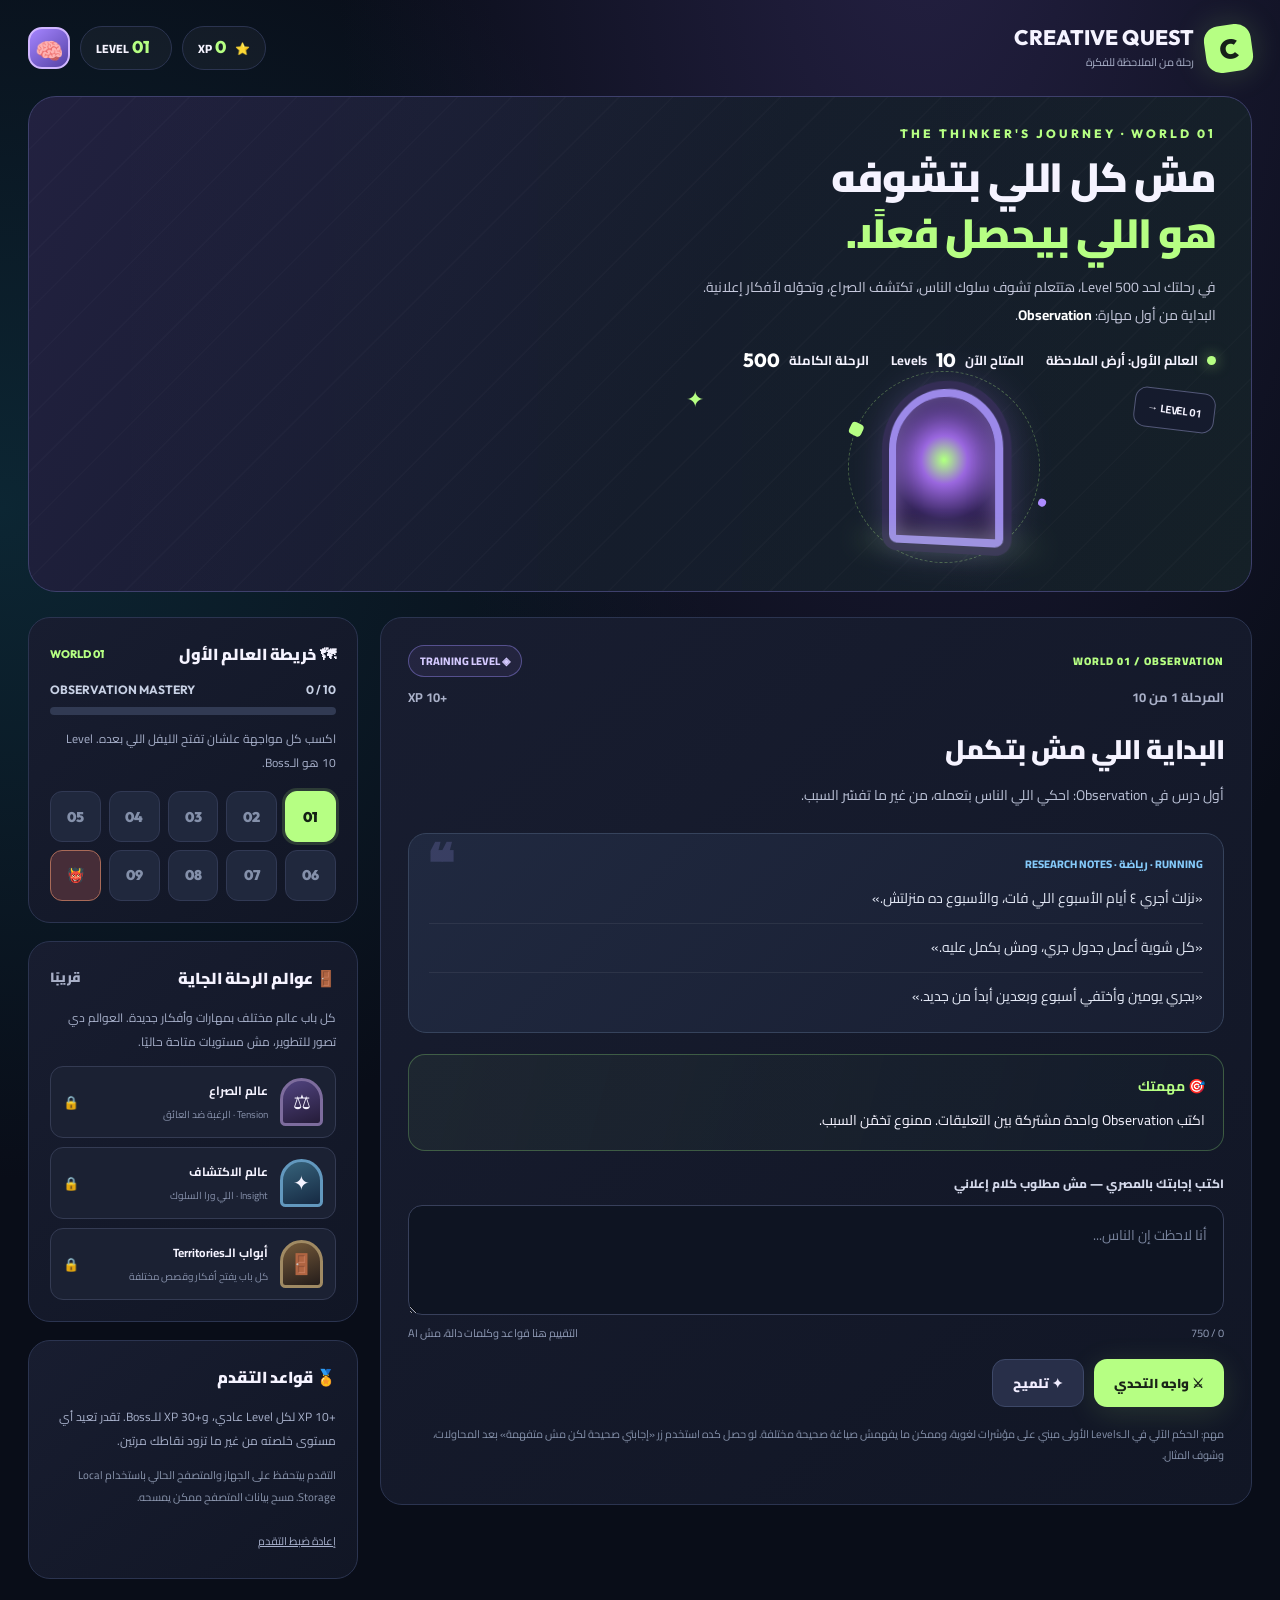
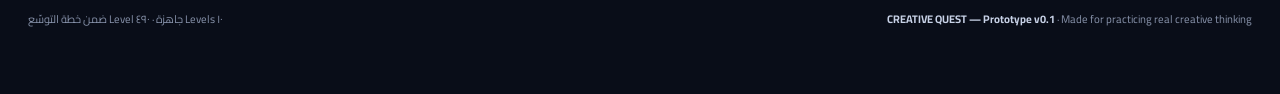
<file: creative-quest/index.html>
<!DOCTYPE html>
<html lang="ar" dir="rtl">
<head>
<meta charset="utf-8">
<meta name="viewport" content="width=device-width, initial-scale=1, viewport-fit=cover">
<meta name="theme-color" content="#0b0e19">
<meta name="description" content="Creative Quest — لعبة تدريب التفكير الإبداعي باللغة المصرية. ٩ مراحل Observation ومعركة Boss في المرحلة ١٠.">
<link rel="manifest" href="./manifest.webmanifest">
<link rel="icon" type="image/svg+xml" href="./icon.svg">
<title>Creative Quest | رحلة التفكير الإبداعي</title>
<style>
@import url('https://fonts.googleapis.com/css2?family=Cairo:wght@400;500;600;700;800;900&family=Outfit:wght@400;500;600;700;800&display=swap');
:root{--bg:#090d18;--panel:#151a2b;--panel2:#1b2136;--stroke:#2b3450;--ink:#f5f3ff;--muted:#a9b0c8;--mint:#b6ff83;--purple:#ad8cff;--hot:#ff9c74;--blue:#85cafa;--red:#ff8d9c;--radius:22px;color-scheme:dark}
*{box-sizing:border-box}html{scroll-behavior:smooth}body{margin:0;background:radial-gradient(ellipse at 72% -8%,#242042 0,transparent 45%),radial-gradient(ellipse at 0% 30%,#0c2633 0,transparent 40%),var(--bg);color:var(--ink);font-family:'Cairo',Tahoma,sans-serif;min-height:100vh}button,textarea{font:inherit}button{cursor:pointer}a{color:inherit}button:focus-visible,a:focus-visible,textarea:focus-visible{outline:3px solid var(--mint);outline-offset:3px}.hidden{display:none!important}.shell{max-width:1320px;margin:0 auto;padding:24px 28px 65px}.topbar{display:flex;align-items:center;justify-content:space-between;gap:15px;margin-bottom:24px}.logo{display:flex;align-items:center;gap:11px;text-decoration:none}.mark{width:47px;height:47px;display:grid;place-items:center;background:var(--mint);color:#162019;border-radius:15px;box-shadow:0 0 32px #b6ff832d;font:900 27px Outfit,sans-serif;transform:rotate(-8deg)}.logo strong{display:block;font:800 21px Outfit,sans-serif;letter-spacing:.1px;direction:ltr;text-align:right}.logo small{display:block;color:var(--muted);font-size:11px;margin-top:2px}.account{display:flex;align-items:center;gap:10px}.top-pill{border:1px solid var(--stroke);border-radius:50px;background:#ffffff0a;padding:9px 15px;font-size:12px;font-weight:800;white-space:nowrap}.top-pill b{color:var(--mint);font:800 17px Outfit,sans-serif;margin-inline-start:6px}.avatar{display:grid;place-items:center;background:linear-gradient(140deg,#a585ff,#5542a6);border:2px solid #d0b6ff;width:42px;height:42px;border-radius:14px;font-size:23px}
.hero{position:relative;overflow:hidden;border:1px solid #3e406c;border-radius:28px;min-height:242px;padding:29px 35px;background:linear-gradient(113deg,#222140 0%,#131a2b 54%,#101b25 100%);display:flex;justify-content:space-between;gap:25px;align-items:center;margin-bottom:25px}.hero:before{content:'';position:absolute;inset:0;background:linear-gradient(90deg,transparent,#b6ff8306),repeating-linear-gradient(135deg,transparent 0px,transparent 36px,#ffffff05 37px,#ffffff05 38px);pointer-events:none}.hero-copy{z-index:1;max-width:630px}.eyebrow{color:var(--mint);font:800 12px Outfit,sans-serif;letter-spacing:3px;text-transform:uppercase;direction:ltr;text-align:right}.hero h1{font-size:clamp(27px,3.2vw,43px);line-height:1.37;letter-spacing:-1.2px;margin:8px 0 12px;font-weight:900}.hero h1 span{color:var(--mint)}.hero p{margin:0;color:#c5c8dc;max-width:545px;font-size:14px;line-height:2}.hero-stats{display:flex;align-items:center;gap:22px;margin-top:19px;flex-wrap:wrap}.stat{display:flex;gap:9px;align-items:center;font-weight:700;font-size:13px}.stat .dot{width:9px;height:9px;border-radius:50%;background:var(--mint);box-shadow:0 0 14px #b6ff8399}.stat span{font:800 19px Outfit,sans-serif;color:#fff;direction:ltr}.hero-art{position:relative;flex:0 0 310px;height:190px;display:grid;place-items:center}.orbit{width:192px;height:192px;border:1px dashed #b6ff834d;border-radius:50%;position:absolute;transform:rotate(-20deg)}.orbit:before,.orbit:after{content:'';position:absolute;width:13px;height:13px;border-radius:4px;background:var(--mint);top:23px;left:19px;transform:rotate(45deg)}.orbit:after{width:8px;height:8px;top:auto;left:auto;bottom:24px;right:11px;background:var(--purple)}.portal{position:relative;width:120px;height:156px;border:8px solid #9c89e9;box-shadow:0 0 0 8px #342d55,0 0 40px #a885ff5c,inset 0 0 25px #c39eff88;border-radius:72px 72px 10px 10px;background:radial-gradient(circle at 50% 45%,#afff82 1%,#9a67df 26%,#322358 64%,#130d20 100%);transform:perspective(500px) rotateY(-18deg);animation:float 4.5s ease-in-out infinite}.portal:after{content:'';position:absolute;bottom:-15px;left:-48px;width:195px;height:18px;background:#b6ff832c;filter:blur(12px);border-radius:50%}.swing{position:absolute;right:1px;top:18px;background:#151b2d;border:1px solid #535878;padding:9px 12px;border-radius:12px;font-weight:700;font-size:11px;transform:rotate(7deg)}.spark{position:absolute;font-size:22px;color:var(--mint);top:6px;left:15px}
.content{display:grid;grid-template-columns:minmax(0,1fr) 330px;gap:22px;align-items:start}.card{border:1px solid var(--stroke);background:linear-gradient(140deg,#181d30,#111625);border-radius:var(--radius);overflow:hidden}.quest{padding:27px}.row{display:flex;justify-content:space-between;gap:16px;align-items:center;flex-wrap:wrap}.section-label{font-size:11px;font-weight:900;letter-spacing:1px;color:var(--mint)}.badge{display:inline-flex;align-items:center;gap:6px;border:1px solid #9f90ff69;border-radius:99px;color:#d5caff;background:#ac8cff14;padding:5px 11px;font-size:11px;font-weight:800}.badge.boss{color:#ffc2a9;background:#ff9c7417;border-color:#ff9c7470}.chapter{font-size:13px;color:var(--muted);font-weight:700}.level-title{font-size:27px;font-weight:900;letter-spacing:-.5px;margin:15px 0 7px}.level-description{font-size:14px;color:#bbc2d7;line-height:2;margin:0 0 24px}.scene{background:linear-gradient(135deg,#202940,#181e31);border:1px solid #36435c;border-radius:18px;padding:20px;position:relative}.scene:before{content:'❝';position:absolute;left:17px;top:0;font:900 53px Georgia;color:#a9a1ff2f}.scene-label{color:var(--blue);font-size:11px;font-weight:800;margin-bottom:9px}.scene p{font-size:14px;line-height:2.2;margin:8px 0;padding-bottom:9px;border-bottom:1px solid #ffffff11;color:#e3e8f5}.scene p:last-child{border-bottom:none;margin-bottom:0;padding-bottom:0}.mission{border:1px solid #a2ff8442;background:linear-gradient(105deg,#b6ff830d,#17253251);padding:18px 18px 17px;border-radius:17px;margin:21px 0}.mission h3{color:var(--mint);font-size:14px;margin:0 0 8px}.mission p{font-size:14px;line-height:1.9;margin:0}.answer-label{display:block;font-size:12px;color:#d4d9eb;font-weight:800;margin-bottom:10px}.answer{display:block;background:#0e1422;border:1px solid #38405b;border-radius:14px;padding:15px 16px;color:var(--ink);resize:vertical;width:100%;min-height:110px;font-size:14px;line-height:2;transition:border .2s}.answer::placeholder{color:#78839c}.answer:focus{border-color:var(--purple)}.answer-meta{display:flex;justify-content:space-between;font-size:11px;color:#8f9ab5;margin:8px 0 16px}.btn{border:none;border-radius:13px;background:var(--mint);color:#192317;padding:11px 20px;font-weight:900;font-size:13px;min-height:46px;box-shadow:0 6px 30px #b6ff8321;transition:transform .2s,filter .2s}.btn:hover{transform:translateY(-2px);filter:brightness(1.06)}.btn.secondary{background:#282f49;color:#f1edff;box-shadow:none;border:1px solid #3d4868}.btn.ghost{background:transparent;color:#c8cee0;box-shadow:none;border:1px solid var(--stroke)}.btn:disabled{opacity:.45;cursor:not-allowed;transform:none}.btn-row{display:flex;gap:10px;flex-wrap:wrap}.feedback{margin-top:20px;border:1px solid #537a50;background:#142b22;padding:19px;border-radius:16px}.feedback.fail{border-color:#7b5a4e;background:#2a201e}.feedback h3{margin:0 0 7px;font-size:16px}.feedback p{margin:6px 0 0;color:#d0dfd2;line-height:2;font-size:13px}.feedback.fail p{color:#ead3c9}.feedback .feedback-score{font:800 27px Outfit,sans-serif;color:var(--mint);direction:ltr;display:inline-block}.feedback.fail .feedback-score{color:var(--hot)}.feedback .sample{border-top:1px solid #ffffff22;margin-top:12px;padding-top:12px}.next-row{margin-top:14px}.game-note{font-size:11px;line-height:1.9;color:#8591aa;margin-top:17px}.separator{height:1px;background:var(--stroke);margin:20px 0}.sidebar{display:flex;flex-direction:column;gap:18px}.side-card{padding:21px}.side-title{display:flex;align-items:center;justify-content:space-between;font-weight:900;font-size:16px;margin-bottom:13px}.progress-caption{display:flex;justify-content:space-between;font:700 12px Outfit,sans-serif;direction:ltr;color:#c7d0e4}.progress-track{width:100%;height:8px;border-radius:20px;background:#313a53;overflow:hidden;margin:10px 0 12px}.progress-fill{width:0%;height:100%;background:linear-gradient(90deg,var(--purple),var(--mint));border-radius:20px;transition:width .4s}.level-grid{display:grid;grid-template-columns:repeat(5,1fr);gap:8px;margin-top:16px}.level-tile{aspect-ratio:1;border-radius:12px;display:grid;place-items:center;font:900 14px Outfit,sans-serif;background:#20283d;color:#8490aa;border:1px solid #313954;position:relative}.level-tile.unlocked{color:#fff;border-color:#ad8cff;background:#33294e}.level-tile.current{background:#b6ff83;color:#142114;border:1px solid #b6ff83;box-shadow:0 0 0 3px #b6ff8328}.level-tile.complete{background:#254634;color:#b6ff83;border-color:#4d9962}.level-tile.locked{cursor:not-allowed}.level-tile.boss-tile{background:#462d38;color:#ffc5af;border-color:#a96a58}.level-tile.boss-tile.current{background:var(--hot);color:#251a14}.level-tile.boss-tile.complete{background:#254634;color:#b6ff83;border-color:#4d9962}.level-tile small{font-size:8px;position:absolute;bottom:0;left:2px}.note{color:#a7b0ca;font-size:12px;line-height:2;margin:8px 0}.world-list{display:grid;gap:9px;margin-top:12px}.world{display:flex;align-items:center;gap:12px;border:1px solid #343b53;background:#1b2133;border-radius:13px;padding:11px 12px;position:relative;overflow:hidden}.world-icon{width:43px;height:48px;display:grid;place-items:center;background:linear-gradient(160deg,#514480,#251c39);border-radius:24px 24px 6px 6px;border:3px solid #7d6c9d;flex-shrink:0;font-size:20px}.world:nth-child(2) .world-icon{background:linear-gradient(160deg,#37637b,#162a43);border-color:#6298be}.world:nth-child(3) .world-icon{background:linear-gradient(160deg,#755a3a,#251d1b);border-color:#a08a63}.world strong{font-size:12px;display:block}.world small{display:block;color:#8791ab;font-size:10px;margin-top:3px}.lock{margin-inline-start:auto;font-size:13px;color:#9197ae}.sidebar-footer{color:#8b96ae;font-size:11px;line-height:2}.reset{background:none;border:0;color:#a7b0cc;font-size:11px;text-decoration:underline;margin-top:6px;padding:6px 0}.boss-zone{border:1px solid #a7695c;background:radial-gradient(circle at 95% 0,#653b47,#231b2f 55%,#151a2b);border-radius:18px;padding:20px 20px 22px}.boss-visual{display:flex;justify-content:center;align-items:center;height:130px;position:relative}.boss-body{width:96px;height:95px;background:linear-gradient(145deg,#ffc1a1,#ff795d);border-radius:45% 45% 33% 33%;position:relative;filter:drop-shadow(0 12px 20px #ff604050);animation:float 3s ease-in-out infinite}.boss-body:before,.boss-body:after{content:'';position:absolute;top:-22px;width:27px;height:39px;border-radius:90% 20% 40% 20%;background:#ffba92;transform:rotate(-19deg);left:9px}.boss-body:after{left:auto;right:9px;transform:rotate(19deg)}.boss-eyes{position:absolute;top:37px;left:19px;display:flex;gap:20px}.boss-eyes i{height:13px;width:13px;border-radius:50%;background:#332337;display:block;box-shadow:0 0 0 4px #ffffff30}.boss-mouth{position:absolute;bottom:18px;left:38px;width:20px;height:10px;border-bottom:4px solid #653641;border-radius:50%}.boss-aura{position:absolute;inset:15px 80px;border:2px dashed #ffb6a94a;border-radius:50%;animation:spin 30s linear infinite}.boss-title{font-size:19px;font-weight:900;text-align:center;margin:7px 0 0}.boss-sub{text-align:center;color:#f2c9c0;font-size:12px;line-height:1.9;margin:5px 0 18px}.boss-steps{display:grid;gap:7px;font-size:12px;line-height:1.9;color:#d5cbcf;margin-bottom:17px}.boss-actions{display:flex;flex-wrap:wrap;gap:10px}.toast{position:fixed;bottom:22px;right:50%;transform:translateX(50%) translateY(140px);z-index:99;background:#e7ffcb;color:#142616;border-radius:12px;padding:12px 18px;font-size:12px;font-weight:900;box-shadow:0 14px 45px #0009;opacity:0;transition:all .35s;max-width:calc(100vw - 30px);text-align:center}.toast.show{transform:translateX(50%) translateY(0);opacity:1}.finish{border:1px solid #a7ff7688;border-radius:16px;background:linear-gradient(125deg,#223c2c,#202642);padding:22px;margin-top:16px}.finish h3{margin:0 0 8px}.finish p{font-size:13px;line-height:2;color:#c7d9c9}.footer{margin-top:30px;display:flex;align-items:center;justify-content:space-between;gap:20px;color:#8792aa;font-size:11px}.footer b{color:#c8d2e7}.footnote{font-size:11px;color:#9ea7c1;line-height:1.9}.mobile-only{display:none}@keyframes float{0%,100%{transform:translateY(0) perspective(500px) rotateY(-18deg)}50%{transform:translateY(-9px) perspective(500px) rotateY(-18deg)}}@keyframes spin{to{transform:rotate(360deg)}}@media(max-width:1050px){.content{grid-template-columns:minmax(0,1fr) 280px}.hero-art{flex-basis:220px}.swing{display:none}}@media(max-width:770px){.shell{padding:15px 15px 50px}.topbar{margin-bottom:15px}.logo strong{font-size:18px}.hero{padding:24px 20px;min-height:initial}.hero-art{display:none}.hero h1{font-size:28px}.hero p{font-size:12px}.hero-stats{gap:15px}.content{display:flex;flex-direction:column}.quest{padding:20px;width:100%}.sidebar{width:100%;display:grid;grid-template-columns:repeat(2,minmax(0,1fr));gap:12px}.sidebar .map{grid-column:1/-1;grid-row:1}.sidebar .worlds{grid-column:1/-1}.level-title{font-size:24px}.account .top-pill{padding:7px 10px}.top-pill b{font-size:14px}.avatar{display:none}.mobile-only{display:inline}.footer{display:block;text-align:center}.footer span{display:block;margin:7px 0}}@media(max-width:450px){.sidebar{display:flex}.hero h1{font-size:25px}.quest{padding:16px}.scene{padding:14px}.level-grid{gap:5px}.level-tile{border-radius:9px}.btn{width:100%;flex:1}.top-pill{font-size:10px}.hero-stats .stat{font-size:11px}.scene p{font-size:13px}}@media(prefers-reduced-motion:reduce){*,*:before,*:after{animation:none!important;transition:none!important;scroll-behavior:auto!important}}
</style>
</head>
<body>
<div class="shell">
 <header class="topbar">
  <a class="logo" href="./" aria-label="الصفحة الرئيسية Creative Quest"><span class="mark">C</span><span><strong>CREATIVE QUEST</strong><small>رحلة من الملاحظة للفكرة</small></span></a>
  <div class="account"><div class="top-pill">⭐ XP <b id="xpHeader">0</b></div><div class="top-pill">LEVEL <b id="levelHeader">01</b></div><span class="avatar" aria-hidden="true">🧠</span></div>
 </header>
 <section class="hero" aria-label="مقدمة اللعبة">
  <div class="hero-copy"><div class="eyebrow">THE THINKER'S JOURNEY · WORLD 01</div><h1>مش كل اللي بتشوفه<br><span>هو اللي بيحصل فعلًا.</span></h1><p>في رحلتك لحد Level 500، هتتعلم تشوف سلوك الناس، تكتشف الصراع، وتحوّله لأفكار إعلانية. البداية من أول مهارة: <b style="color:#fff">Observation</b>.</p><div class="hero-stats"><div class="stat"><i class="dot"></i> العالم الأول: أرض الملاحظة</div><div class="stat">المتاح الآن <span>10</span> Levels</div><div class="stat">الرحلة الكاملة <span>500</span></div></div>
  <div class="hero-art" aria-hidden="true"><div class="orbit"></div><div class="portal"></div><span class="swing">LEVEL 01 →</span><span class="spark">✦</span></div>
 </section>
 <main class="content">
  <section class="card quest" id="questCard">
   <div class="row"><span class="section-label" id="miniLabel">WORLD 01 / OBSERVATION</span><span id="challengeBadge" class="badge">◈ TRAINING LEVEL</span></div>
   <div class="row" style="margin-top:8px"><span class="chapter" id="chapter">المرحلة 1 من 10</span><span class="chapter" id="rewardLabel">+10 XP</span></div>
   <h2 class="level-title" id="title">...</h2><p class="level-description" id="description"></p>
   <div id="regularChallenge">
    <div class="scene"><div class="scene-label" id="sceneBrand">RESEARCH NOTES</div><div id="quotes"></div></div>
    <div class="mission"><h3>🎯 مهمتك</h3><p id="mission"></p></div>
    <label for="answer" class="answer-label">اكتب إجابتك بالمصري — مش مطلوب كلام إعلاني</label>
    <textarea id="answer" class="answer" dir="rtl" maxlength="750" placeholder="أنا لاحظت إن الناس..." spellcheck="false"></textarea>
    <div class="answer-meta"><span id="charCount">0 / 750</span><span>التقييم هنا قواعد وكلمات دالة، مش AI</span></div>
    <div class="btn-row"><button id="checkBtn" class="btn">⚔ واجه التحدي</button><button id="hintBtn" class="btn secondary">✦ تلميح</button></div>
    <div class="feedback hidden" id="feedback" aria-live="polite"></div>
    <div class="btn-row next-row hidden" id="nextRow"><button id="nextBtn" class="btn">الليفل اللي بعده ←</button><button id="retryBtn" class="btn secondary">أجرّب صياغة تانية</button></div>
    <p class="game-note">مهم: الحكم الآلي في الـLevels الأولى مبني على مؤشرات لغوية، وممكن ما يفهمش صياغة صحيحة مختلفة. لو حصل كده استخدم زر «إجابتي صحيحة لكن مش متفهمة» بعد المحاولات، وشوف المثال.</p>
   </div>
   <div id="bossChallenge" class="hidden">
    <div class="boss-zone"><div class="boss-visual"><div class="boss-aura"></div><div class="boss-body"><div class="boss-eyes"><i></i><i></i></div><div class="boss-mouth"></div></div></div><h3 class="boss-title">وحش الاستنتاجات المتسرّعة</h3><p class="boss-sub">الوحش بيخلط بين اللي الناس بتعمله واللي هو متخيل إنه بيحصل جواها. اثبت إنك قادر تلاحظ من غير ما تخمّن.</p><div class="scene"><div class="scene-label">3 RESEARCH COMMENTS · تطبيق سفر</div><p>«كل أسبوع أحفظ فنادق جديدة في المفضلة، لكن لسه محجزتش أي حاجة.»</p><p>«بفتح عروض الطيران وأقارن مواعيد الرحلات، وبعدها بقفل الموقع.»</p><p>«بقالي شهر بعمل قوائم للأماكن اللي نفسي أزورها، ولسه ما حددتش موعد سفر.»</p></div><div class="mission"><h3>⚔ مهمة الـBoss</h3><p>اكتب Observation واحدة مشتركة، واشرح الفرق بينها وبين تفسير محتمل للسلوك. هتناقش إجابتك مع ChatGPT.</p></div><div class="boss-steps"><div>① اضغط «انسخ التحدي» علشان ينسخ الـBrief ومعايير المراجعة.</div><div>② افتح ChatGPT، والصق التحدي، وناقش إجابتك لحد ما تنجح.</div><div>③ ارجع هنا وسجّل نتيجتك بنفسك. النسخة دي ما بتتحققش من نتيجة ChatGPT آليًا.</div></div><div class="boss-actions"><button id="copyBoss" class="btn">📋 انسخ التحدي</button><a class="btn secondary" href="https://chatgpt.com/" target="_blank" rel="noopener noreferrer" style="display:inline-flex;align-items:center;text-decoration:none;justify-content:center">افتح ChatGPT ↗</a></div><div class="separator"></div><label for="bossReflection" class="answer-label">اختياري: اكتب ملخص الإجابة اللي وصلت لها</label><textarea id="bossReflection" class="answer" placeholder="الـObservation المشتركة..." maxlength="800"></textarea><div class="btn-row" style="margin-top:12px"><button id="bossWin" class="btn">✓ نجحت في الـBoss</button><button id="bossLater" class="btn ghost">هكمّل التدريب بعدين</button></div><div id="bossResult" class="hidden"></div></div>
   </div>
  </section>
  <aside class="sidebar">
   <div class="card side-card map"><div class="side-title"><span>🗺 خريطة العالم الأول</span><small style="color:var(--mint);font:800 11px Outfit,sans-serif">WORLD 01</small></div><div class="progress-caption"><span>OBSERVATION MASTERY</span><span id="progressLabel">0 / 10</span></div><div class="progress-track"><div class="progress-fill" id="progressFill"></div></div><p class="note">اكسب كل مواجهة علشان تفتح الليفل اللي بعده. Level 10 هو الـBoss.</p><div id="levelGrid" class="level-grid" aria-label="اختيار المرحلة"></div></div>
   <div class="card side-card worlds"><div class="side-title"><span>🚪 عوالم الرحلة الجاية</span><small style="color:var(--muted)">قريبًا</small></div><p class="note">كل باب عالم مختلف بمهارات وأفكار جديدة. العوالم دي تصور للتطوير، مش مستويات متاحة حاليًا.</p><div class="world-list"><div class="world"><div class="world-icon">⚖</div><div><strong>عالم الصراع</strong><small>Tension · الرغبة ضد العائق</small></div><span class="lock">🔒</span></div><div class="world"><div class="world-icon">✦</div><div><strong>عالم الاكتشاف</strong><small>Insight · اللي ورا السلوك</small></div><span class="lock">🔒</span></div><div class="world"><div class="world-icon">🚪</div><div><strong>أبواب الـTerritories</strong><small>كل باب يفتح أفكار وقصص مختلفة</small></div><span class="lock">🔒</span></div></div></div>
   <div class="card side-card"><div class="side-title">🏅 قواعد التقدم</div><p class="note">+10 XP لكل Level عادي، و+30 XP للـBoss. تقدر تعيد أي مستوى خلصته من غير ما تزود نقاطك مرتين.</p><p class="sidebar-footer">التقدم بيتحفظ على الجهاز والمتصفح الحالي باستخدام Local Storage. مسح بيانات المتصفح ممكن يمسحه.</p><button class="reset" id="resetBtn">إعادة ضبط التقدم</button></div>
  </aside>
 </main>
 <footer class="footer"><span><b>CREATIVE QUEST — Prototype v0.1</b> · Made for practicing real creative thinking</span><span>١٠ Levels جاهزة · ٤٩٠ Level ضمن خطة التوسّع</span></footer>
</div>
<div class="toast" role="status" aria-live="polite" id="toast"></div>
<script>
'use strict';
const LEVELS=[
{n:1,brand:'RUNNING · رياضة',title:'البداية اللي مش بتكمل',intro:'أول درس في Observation: احكي اللي الناس بتعمله، من غير ما تفسّر السبب.',quotes:['«نزلت أجري ٤ أيام الأسبوع اللي فات، والأسبوع ده منزلتش.»','«كل شوية أعمل جدول جري، ومش بكمل عليه.»','«بجري يومين وأختفي أسبوع وبعدين أبدأ من جديد.»'],mission:'اكتب Observation واحدة مشتركة بين التعليقات. ممنوع تخمّن السبب.',topic:['جري','جر','تمر','رياض'],behavior:['مش','متقطع','انقطاع','قطع','بطل','استمر','انتظام','مواظب','ينزل','مكمل'],outcome:['اسبوع','يومين','مرار','فتر','جدول','نظم','متقطع','مش','مبتكمل','عدم مواظب'],avoid:['كسل','بسبب','خوف','بيخاف','عشان مش','مكسل'],example:'بعض الناس بتبدأ تجري، لكن ممارستها للجري بتبقى متقطعة ومش منتظمة.',hint:'الكلمات المفتاحية في الـResearch: «أجري»، «مش بكمل»، «أبدأ من جديد». إيه السلوك المشترك؟',lesson:'الـObservation تصف سلوك ملحوظ، من غير افتراض نوايا أو مشاعر.'},
{n:2,brand:'FOOD DELIVERY · طلب أكل',title:'قائمة بلا نهاية',intro:'المشهد ده مألوف، بس خليك دقيق: السلوك مش هو تفسير السلوك.',quotes:['«بقلب بين المطاعم وفي الآخر بقفل التطبيق.»','«أحط أكلة في السلة وأرجع أبحث عن أكلة تانية.»','«أقعد وقت أدور على وجبات، وأحيانًا مش بكمل الطلب.»'],mission:'اكتب ما يحدث عادة من فتح التطبيق حتى النتيجة النهائية.',topic:['اكل','أكل','طلب','مطعم','وجبة','وجبات','تطبيق','سلة'],behavior:['ينقل','تنقل','يقلب','تقليب','يدور','بحث','اختار','اختيار','سلة','افضل'],outcome:['مش','بدون','من غير','يقفل','بيخرج','ما بيطلب','مبيطلب','يكمل'],avoid:['عشان','بسبب','بيخاف','كسل','طمع','حيرة','متردد'],example:'بعض المستخدمين بيتنقلوا بين وجبات ومطاعم كتير، وبيخرجوا من التطبيق من غير ما يكملوا الطلب.',hint:'راقب بداية السلوك (التنقل) ونهايته (عدم إكمال الطلب). بلاش كلمات نفسية زي «خايف يفوّت الأفضل».',lesson:'الفارق بين Observation وTension: الأولى تصف ما نلاحظه، والثانية تصف صراعًا وراءه.'},
{n:3,brand:'E-LEARNING · تعليم',title:'متفرّج محترف',intro:'المحتوى بيُستهلك، لكن هل بيتطبّق؟',quotes:['«اتفرجت على عشرات فيديوهات فوتوشوب ومجربتش بنفسي.»','«كل مرة أبدأ كورس جديد قبل ما أخلص التطبيق اللي قبله.»','«عندي دروس متسجلة كتير، بس مش بستخدمها في مشاريع.»'],mission:'اكتب Observation مشتركة: إيه العلاقة بين مشاهدة المحتوى وتطبيقه؟',topic:['كورس','دروس','فيديو','تعلم','تعليم','مشاهد','مشاهدة','اتفرج','محتوى'],behavior:['مش','مبيطبق','ما بيطبق','تطبيق','تمرين','بيجرب','مش بيجرب','مستخدم','مشروع'],outcome:['مش','قليل','بدون','من غير','مفيش','مشاريع','عملي'],avoid:['كسل','خايف','بسبب','عشان','فشل','عدم ثقة'],example:'بعض المتعلمين بيتفرجوا على دروس كتير، لكن نادرًا ما بيطبّقوا اللي بيتعلموه في مشاريع.',hint:'صف الفجوة بين «اتفرجت» و«مجربتش». مش مطلوب تشرح ليه بيعملوا كده.',lesson:'التفاوت بين قول الشخص وفِعله ممكن يبقى Observation قوية، قبل ما نفسره.'},
{n:4,brand:'E-COMMERCE · تسوق',title:'السلة المعلّقة',intro:'اختبار النتيجة: ما تفسّرش ليه الطلب بيتساب.',quotes:['«حطيت الجزمة في السلة وخرجت من الموقع.»','«كل مرة أضيف منتجات جديدة، وبرضه مش بضغط تأكيد الطلب.»','«السلة عندي مليانة حاجات بقالها أيام ولسه مشتريتهاش.»'],mission:'اكتب Observation واحدة توضح سلوك إضافة المنتجات ونتيجته.',topic:['سل','سلة','منتج','حاج','شراء','تسوق','موقع','طلب'],behavior:['اضاف','إضاف','اضيف','أضيف','حط','يحط','مليان','تملا'],outcome:['مش','بدون','من غير','مشترا','متكمل','يكمل','تأكيد','شراء','ساب'],avoid:['بسبب','غالي','السعر','خوف','ندم','عشان','مش معاه'],example:'بعض المتسوقين بيضيفوا منتجات للسلة، لكن بيسيبوا الموقع من غير إتمام الشراء.',hint:'ابعد عن فرضية إن السعر عالي. اللي عندك مؤكد: إضافة للسلة، وعدم إكمال الشراء.',lesson:'ماتخلطش بين «عدم إتمام الشراء» كواقعة، و«السعر غالي» كتفسير محتاج دليل.'},
{n:5,brand:'STREAMING · أفلام',title:'نص ساعة اختيار',intro:'وصف الوقت ممكن يبقى جزء من الملاحظة لو التعليقات ذكرته.',quotes:['«بقضي نص ساعة أدوّر على فيلم وبقفل من غير ما أشوف حاجة.»','«أحفظ عشر مسلسلات في قائمتي، وبكمل أتفرج على التريلرات بس.»','«بقلب في العناوين كتير وبلاقي وقت الفرجة خلص.»'],mission:'اختصر السلوك المتكرر في جملة واضحة من غير تفسير المشاعر.',topic:['فيلم','مسلسل','فرج','مشاه','تطبيق','عرض','تريلر','عنوان'],behavior:['يدور','بحث','اختيار','يقلب','تنقل','قائمة','تريلر','يحفظ','وقت'],outcome:['مش','من غير','بدون','خلص','مبيشوف','ما بيشوف','مبيكمل'],avoid:['بيخاف','عشان','بسبب','قلق','ندم','أفضل فيلم'],example:'فيه ناس بتقضي وقت طويل تتنقل بين الأفلام والمسلسلات، وفي الآخر ما بتتفرجش على حاجة.',hint:'ابدأ بفعل ملموس: «يتنقل»، وانتهِ بنتيجة واضحة: «من غير مشاهدة».',lesson:'كل ما الجملة تصف بداية الفعل ونهايته بوضوح، الملاحظة بتبقى أدق.'},
{n:6,brand:'PERSONAL FINANCE · ميزانية',title:'الميزانية اللي بتتنسى',intro:'التكرار نفسه واقعة قابلة للوصف.',quotes:['«أول الشهر بكتب مصاريفي، وبعد أسبوعين بنسى أسجل.»','«بدأت أستخدم جدول ميزانية كذا مرة ومبكملش عليه.»','«كل شهر أحمّل App مصاريف، وبعد كام يوم مش بفتحه.»'],mission:'اكتب Observation تصف سلوك تتبع المصاريف خلال الشهر.',topic:['مصروف','مصاريف','ميزاني','جدول','تطبيق','app','تسجيل','متابع'],behavior:['يسجل','سجل','يبدأ','اول','أول','متابعة','تتبع','يستخدم'],outcome:['مش','يتوقف','يبطل','انقطاع','مكمل','ينسى','بعدين','ايام','أيام','اسبوع'],avoid:['كسل','عشان','بسبب','بيخاف','مستتقل'],example:'بعض الناس بتبدأ تسجل مصاريفها أول الشهر، لكن بتوقف المتابعة بعد فترة قصيرة.',hint:'هل الناس بتبدأ التتبع؟ هل بتكمل؟ ده كفاية لتحديد السلوك.',lesson:'ممكن توصف عدم الاستمرارية من غير ما تختار سببه النفسي.'},
{n:7,brand:'FITNESS APPS · تمرين',title:'اشتراك من غير حضور',intro:'فيه فرق بين الدفع والاستخدام الفعلي. ركّز على اللي اتقال.',quotes:['«جدّدت اشتراكي في الجيم، ولسه ما روحتش غير مرة.»','«بدفع اشتراك كل شهر وبروح يومين بالكتير.»','«الاشتراك شغّال لكن مش بروح أتمرّن بانتظام.»'],mission:'اكتب Observation مشتركة عن الاشتراك والحضور.',topic:['جيم','اشتراك','نادي','تمرين','رياض'],behavior:['يدفع','دفع','يشترك','اشتراك','يجدد','جدد','مشترك'],outcome:['مش','قليل','مرتين','مرة','يومين','غياب','منتظم','مبيحضر','مبيروح'],avoid:['كسل','بسبب','عشان','محبط','مشغول','غالي'],example:'فيه مشتركين في الجيم بيدفعوا الاشتراك، لكن حضورهم للتمرين قليل أو غير منتظم.',hint:'التعليقات كلها فيها فعلين: دفع الاشتراك والحضور الفعلي. اذكر الاتنين.',lesson:'Observation قوية تقدر توضح فجوة بين نية ظاهرة وفعل قابل للملاحظة.'},
{n:8,brand:'FOOD CONTENT · طبخ',title:'وصفات محفوظة',intro:'المحتوى اللي بنتفاعل معاه مش شرط نستخدمه.',quotes:['«حافظ مئات وصفات الأكل، بس مجربتش غير تلاتة.»','«كل فيديو طبخ يعجبني بعمله Save ومبرجعش له.»','«عندي Folder وصفات كبير، ومعظمها مطبختوش.»'],mission:'إيه السلوك المتكرر بين حفظ الوصفات وتجربتها؟',topic:['وصف','اكل','أكل','طبخ','فيديو','حفظ','save'],behavior:['حفظ','يحفظ','بيحفظ','save','يجمع','مجموع','فولدر'],outcome:['مش','ما بيجرب','مبيجرب','قليل','مطبخش','تجرب','مطبخت','من غير','تطبيق'],avoid:['كسل','خوف','بسبب','عشان','مش فاضي'],example:'بعض الناس بتحفظ وصفات طبخ كتير، لكن بتجرب عدد قليل جدًا منها.',hint:'ما تخمّنش ليه مش بيطبخوا. اكتفي بملاحظة «بيحفظوا أكتر مما بيجرّبوا».',lesson:'لازم تفرّق بين سلوك «التفاعل مع المحتوى» وسلوك «تطبيق المحتوى».'},
{n:9,brand:'TRAVEL · سفر',title:'رحلات على الورق',intro:'قبل الـBoss هنجمع نمط فيه أكتر من سلوك، من غير تعميم مبالغ فيه.',quotes:['«كل يوم أتفرج على أماكن جديدة وأسجّلها في المفضلة.»','«أقارن عروض الطيران وأغيّر مواعيد الرحلة في جدول.»','«بخطط لكل التفاصيل بقالى أسابيع، ولسه ما حجزتش.»'],mission:'اكتب Observation دقيقة مشتركة عن التخطيط والسفر الفعلي.',topic:['سفر','رحل','طيران','حجز','اماكن','أماكن','عروض'],behavior:['يخطط','تخطيط','يدور','يقارن','تقارن','مقارن','يتفرج','يحفظ','مفضلة','جدول','عروض','بحث'],outcome:['مش','من غير','بدون','محجز','يحجز','ماحجز','لسه','لم يتم'],avoid:['خوف','بسبب','عشان','قلق','فلوس','غالي'],example:'بعض الناس بتقضي وقت في تخطيط الرحلات ومقارنة الخيارات، من غير ما توصل لمرحلة الحجز.',hint:'استخرج خطوتين: «بيخطط/يقارن» ثم «لسه ما حجزش».',lesson:'الملاحظة الدقيقة بتبعد عن التعميمات وبتوصف نمطًا ظاهرًا في العينة.'}
];
const KEY='creative-quest-observation-v1';
const defaultState=()=>({unlocked:1,completed:[],xp:0,attempts:{},answers:{},bossNotes:''});
let state;try{state={...defaultState(),...JSON.parse(localStorage.getItem(KEY)||'{}')};if(!Array.isArray(state.completed))throw Error('bad')}catch(e){state=defaultState()}
let current=Math.min(Math.max(state.unlocked,1),10);
let hintShown=false;
const $=id=>document.getElementById(id);
const save=()=>{try{localStorage.setItem(KEY,JSON.stringify(state))}catch(e){notify('مش قادر أحفظ التقدم في المتصفح الحالي')}};
const normalize=s=>(s||'').toLowerCase().normalize('NFKC').replace(/[\u064B-\u065F\u0670\u0640]/g,'').replace(/[إأآ]/g,'ا').replace(/ى/g,'ي').replace(/ة/g,'ه').replace(/[ؤ]/g,'و').replace(/[ئ]/g,'ي').replace(/[^\p{L}\p{N}\s]/gu,' ').replace(/\s+/g,' ').trim();
const found=(text,words)=>words.some(w=>text.includes(normalize(w)));
function grade(raw,lvl){const a=normalize(raw);const flags={topic:found(a,lvl.topic),behavior:found(a,lvl.behavior),outcome:found(a,lvl.outcome),assumption:found(a,lvl.avoid)};const words=a.split(' ').filter(Boolean).length;let score=(flags.topic?3:0)+(flags.behavior?3:0)+(flags.outcome?3:0)+(!flags.assumption?1:0);if(flags.assumption)score=Math.max(0,score-3);if(words<6)score=Math.min(score,5);let passed=score>=7&&flags.topic&&flags.behavior&&flags.outcome&&!flags.assumption;
let reasons=[];if(words<6)reasons.push('زود تفاصيل كفاية توضح سلوك الشخص، مش مجرد عنوان.');if(!flags.topic)reasons.push('حدّد الموضوع أو النشاط اللي بتتكلم عنه.');if(!flags.behavior)reasons.push('وضّح الفعل المتكرر اللي الناس بتعمله.');if(!flags.outcome)reasons.push('اذكر اللي حصل في النهاية أو مدى الاستمرار.');if(flags.assumption)reasons.push('أنت دخلت في تفسير السبب. جرّب تلتزم باللي ظاهر في التعليقات.');return {score,passed,reasons,flags};}
let toastTimer;function notify(s){$('toast').textContent=s;$('toast').classList.add('show');clearTimeout(toastTimer);toastTimer=setTimeout(()=>$('toast').classList.remove('show'),3100)}
function renderGrid(){const grid=$('levelGrid');grid.innerHTML='';for(let n=1;n<=10;n++){const b=document.createElement('button');b.type='button';b.textContent=n===10?'👹':String(n).padStart(2,'0');b.title=n===10?'Boss Level 10':`Level ${n}`;b.setAttribute('aria-label',b.title);b.className='level-tile '+(n>state.unlocked?'locked':n===current?'current':state.completed.includes(n)?'complete':'unlocked')+(n===10?' boss-tile':'');b.disabled=n>state.unlocked;b.addEventListener('click',()=>openLevel(n));grid.append(b)}const done=state.completed.filter(x=>x<=10).length;$('progressLabel').textContent=`${done} / 10`;$('progressFill').style.width=`${done*10}%`;$('xpHeader').textContent=state.xp;$('levelHeader').textContent=String(current).padStart(2,'0')}
function openLevel(n){if(n>state.unlocked){notify('خلّص الليفل المفتوح الأول');return}current=n;hintShown=false;$('feedback').className='feedback hidden';$('feedback').innerHTML='';$('nextRow').classList.add('hidden');$('regularChallenge').classList.toggle('hidden',n===10);$('bossChallenge').classList.toggle('hidden',n!==10);$('challengeBadge').textContent=n===10?'⚔ BOSS BATTLE':'◈ TRAINING LEVEL';$('challengeBadge').className='badge'+(n===10?' boss':'');$('chapter').textContent=`المرحلة ${n} من 10`;$('rewardLabel').textContent=n===10?'+30 XP':'+10 XP';$('miniLabel').textContent=n===10?'WORLD 01 / FINAL BOSS':'WORLD 01 / OBSERVATION';if(n<10){const l=LEVELS[n-1];$('title').textContent=l.title;$('description').textContent=l.intro;$('sceneBrand').textContent=l.brand+' · RESEARCH NOTES';$('quotes').innerHTML='';l.quotes.forEach(q=>{const p=document.createElement('p');p.textContent=q;$('quotes').append(p)});$('mission').textContent=l.mission;$('answer').value=state.answers[n]||'';$('charCount').textContent=`${$('answer').value.length} / 750`;$('hintBtn').textContent='✦ تلميح';$('checkBtn').disabled=state.completed.includes(n);$('checkBtn').textContent=state.completed.includes(n)?'✓ خلصت الليفل':'⚔ واجه التحدي';if(state.completed.includes(n)){displayFeedback({score:10,passed:true,reasons:[]},l,true)}}else{$('title').textContent='المعركة الأخيرة: حارس الملاحظة';$('description').textContent='استخدم كل اللي اتعلمته في Level 01–09 علشان تكسب المعركة.';$('bossReflection').value=state.bossNotes||'';renderBossResult()}renderGrid();if(window.innerWidth<770)$('questCard').scrollIntoView({behavior:'smooth',block:'start'})}
function displayFeedback(result,l,previous=false){const box=$('feedback');box.className='feedback'+(result.passed?'':' fail');const h=document.createElement('h3');h.textContent=result.passed?'✓ عدّيت المواجهة!':'↻ لسه فيه حاجة نقدر نصلّحها';box.replaceChildren(h);const s=document.createElement('span');s.className='feedback-score';s.textContent=`${result.score}/10`;box.append(s);const p=document.createElement('p');p.textContent=result.passed?l.lesson:(result.reasons.join(' ')||'جرّب تركز أكتر على السلوك الملحوظ والنتيجة.');box.append(p);if(result.passed||previous||(state.attempts[l.n]||0)>=2){const ex=document.createElement('p');ex.className='sample';ex.textContent='مثال لإجابة ممكنة: '+l.example;box.append(ex)}if(result.passed){$('nextRow').classList.remove('hidden');$('nextBtn').textContent=l.n===9?'واجه الـBoss ←':'الليفل اللي بعده ←';$('retryBtn').classList.add('hidden')}else{$('nextRow').classList.add('hidden');$('retryBtn').classList.remove('hidden');if((state.attempts[l.n]||0)>=2){const warn=document.createElement('p');warn.className='sample';warn.textContent='لو إجابتك صحيحة بمعناها لكن التقييم ما فهمهاش، تقدر تقارنها بالمثال وتقرر تكمل. النظام الحالي مش بيستخدم ذكاء اصطناعي.';box.append(warn);const btn=document.createElement('button');btn.className='btn secondary';btn.style.marginTop='12px';btn.textContent='إجابتي صحيحة لكن النظام مش فاهمها';btn.onclick=()=>{if(confirm('هل راجعت المثال ووجدت إن إجابتك بتوصف السلوك والنتيجة من غير تفسير؟'))win(l.n,true)};box.append(btn)}}}
function win(n,manual=false){const l=LEVELS[n-1];if(!state.completed.includes(n)){state.completed.push(n);state.xp+=10;state.unlocked=Math.max(state.unlocked,Math.min(n+1,10));save()}displayFeedback({score:manual?8:10,passed:true,reasons:[]},l);$('checkBtn').textContent='✓ خلصت الليفل';$('checkBtn').disabled=true;renderGrid();notify(manual?'الليفل اتفتح بعد مراجعتك الذاتية ✓':'+10 XP · الليفل اللي بعده اتفتح ✦')}
$('answer').addEventListener('input',()=>{$('charCount').textContent=`${$('answer').value.length} / 750`;state.answers[current]=$('answer').value;save()});
$('checkBtn').onclick=()=>{const l=LEVELS[current-1];const ans=$('answer').value.trim();if(ans.length<10){notify('اكتب جملة توصف السلوك الأول');return}state.attempts[current]=(state.attempts[current]||0)+1;state.answers[current]=ans;save();const result=grade(ans,l);if(result.passed)win(current);else displayFeedback(result,l)};
$('hintBtn').onclick=()=>{const l=LEVELS[current-1];hintShown=!hintShown;notify(hintShown?l.hint:'التلميح اتقفل');$('hintBtn').textContent=hintShown?'✦ شفت التلميح':'✦ تلميح'};
$('nextBtn').onclick=()=>openLevel(Math.min(10,current+1));$('retryBtn').onclick=()=>{$('feedback').classList.add('hidden');$('answer').focus()};
$('bossReflection').oninput=()=>{state.bossNotes=$('bossReflection').value;save()};
const BOSS_PROMPT=`أنت مدرب Creative Thinking صارم لكن عادل، باللهجة المصرية. أنا بلعب Creative Quest — Boss Level 10 (Observation Mastery). ممنوع تديني الحل قبل محاولتي.\n\nالـBrief: تطبيق سفر. ٣ تعليقات افتراضية:\n1) «كل أسبوع أحفظ فنادق جديدة في المفضلة، لكن لسه محجزتش أي حاجة.»\n2) «بفتح عروض الطيران وأقارن مواعيد الرحلات، وبعدها بقفل الموقع.»\n3) «بقالي شهر بعمل قوائم للأماكن اللي نفسي أزورها، ولسه ما حددتش موعد سفر.»\n\nالمهمة: اسألني أكتب Observation واحدة مشتركة، وبعدها مثال واحد لتفسير محتمل لا يجوز معاملته كحقيقة.\nالتقييم من 10 على: 4 درجات وصف الفعل المتكرر، 3 درجات النتيجة، درجتين الفصل بين الملاحظة والتفسير، درجة وضوح الصياغة. لا تفرض صياغة نموذجية واحدة. ناقشني لو الإجابة فيها تفسير غير مدعوم، واسمح لي أعدّلها. أعلِن «نجحت في Boss Level 10» فقط إذا حصلت على 8/10 على الأقل. ابدأ بإعطائي المهمة، وانتظر إجابتي.`;
$('copyBoss').onclick=async()=>{try{await navigator.clipboard.writeText(BOSS_PROMPT);notify('اتنسخ التحدي — افتح ChatGPT والصقه ✓')}catch(e){const ta=document.createElement('textarea');ta.value=BOSS_PROMPT;document.body.appendChild(ta);ta.select();try{document.execCommand('copy');notify('اتنسخ التحدي ✓')}catch(e){notify('النسخ مش متاح — افتح اللعبة من HTTPS')}ta.remove()}};
$('bossWin').onclick=()=>{if(!confirm('هل أكدت لك مراجعة ChatGPT إنك نجحت في Boss Level 10 بدرجة 8/10 أو أعلى؟\nملاحظة: دي شهادة منك، مش تحقق تلقائي.'))return;if(!state.completed.includes(10)){state.completed.push(10);state.xp+=30;state.unlocked=10;save()}renderBossResult();renderGrid();notify('🏆 العالم الأول اكتمل! +30 XP')};
$('bossLater').onclick=()=>notify('التقدم محفوظ — ارجع تكمل وقت ما تحب');
function renderBossResult(){const won=state.completed.includes(10);$('bossWin').disabled=won;$('bossWin').textContent=won?'✓ انتصرت على الـBoss':'✓ نجحت في الـBoss';$('bossResult').classList.toggle('hidden',!won);$('bossResult').innerHTML=won?'<div class="finish"><h3>🏆 أنت بطل عالم الملاحظة!</h3><p>خلصت أول 10 Levels. بقى عندك أساس في Observation، والعوالم التالية هتضيف Tension وInsight وCreative Territories. النسخة الحالية بتقف هنا، والـ490 Level الباقية لسه ضمن خطة التطوير.</p></div>':''}
$('resetBtn').onclick=()=>{if(confirm('تمسح كل النقاط والليفلز المتفتحة على الجهاز ده؟')){state=defaultState();save();openLevel(1);notify('بدأنا من أول وجديد')}};
openLevel(current);
if('serviceWorker'in navigator){window.addEventListener('load',()=>navigator.serviceWorker.register('./service-worker.js').catch(()=>{}))}
</script>
</body>
</html>
</file>
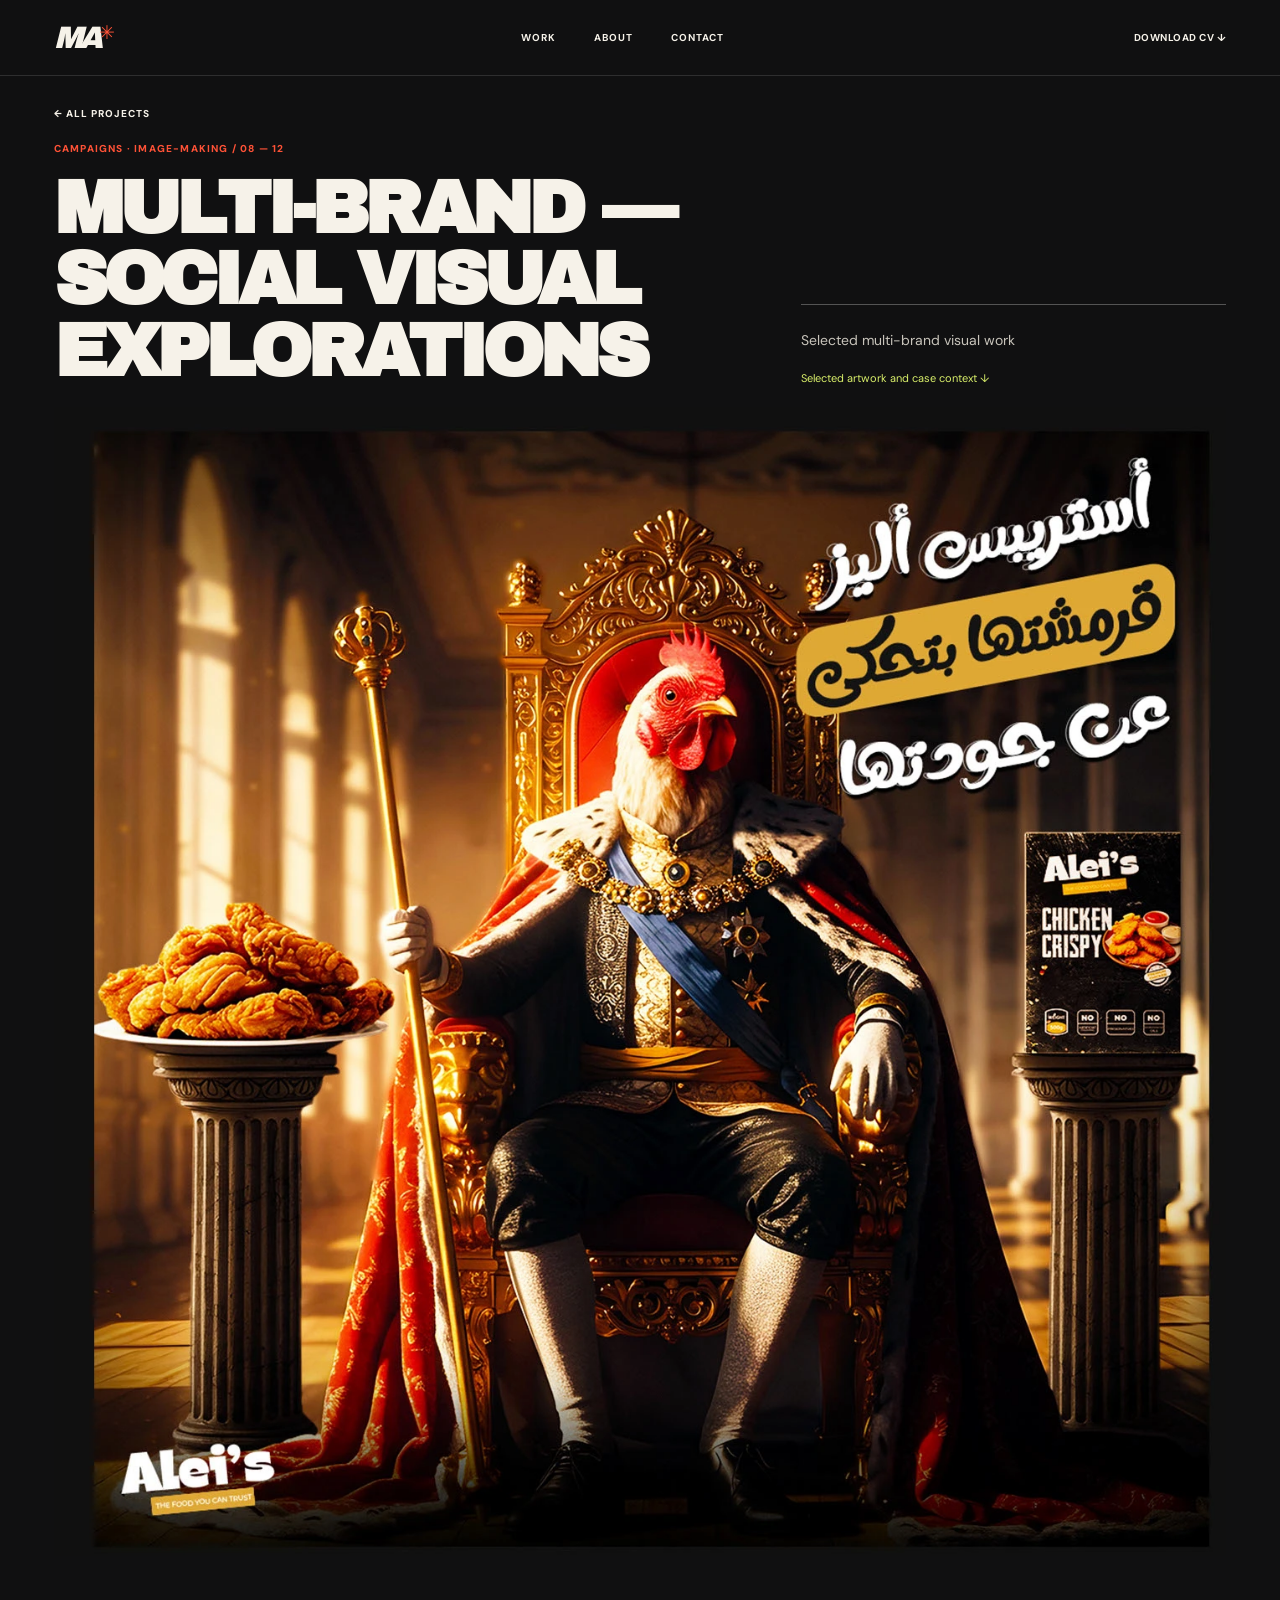
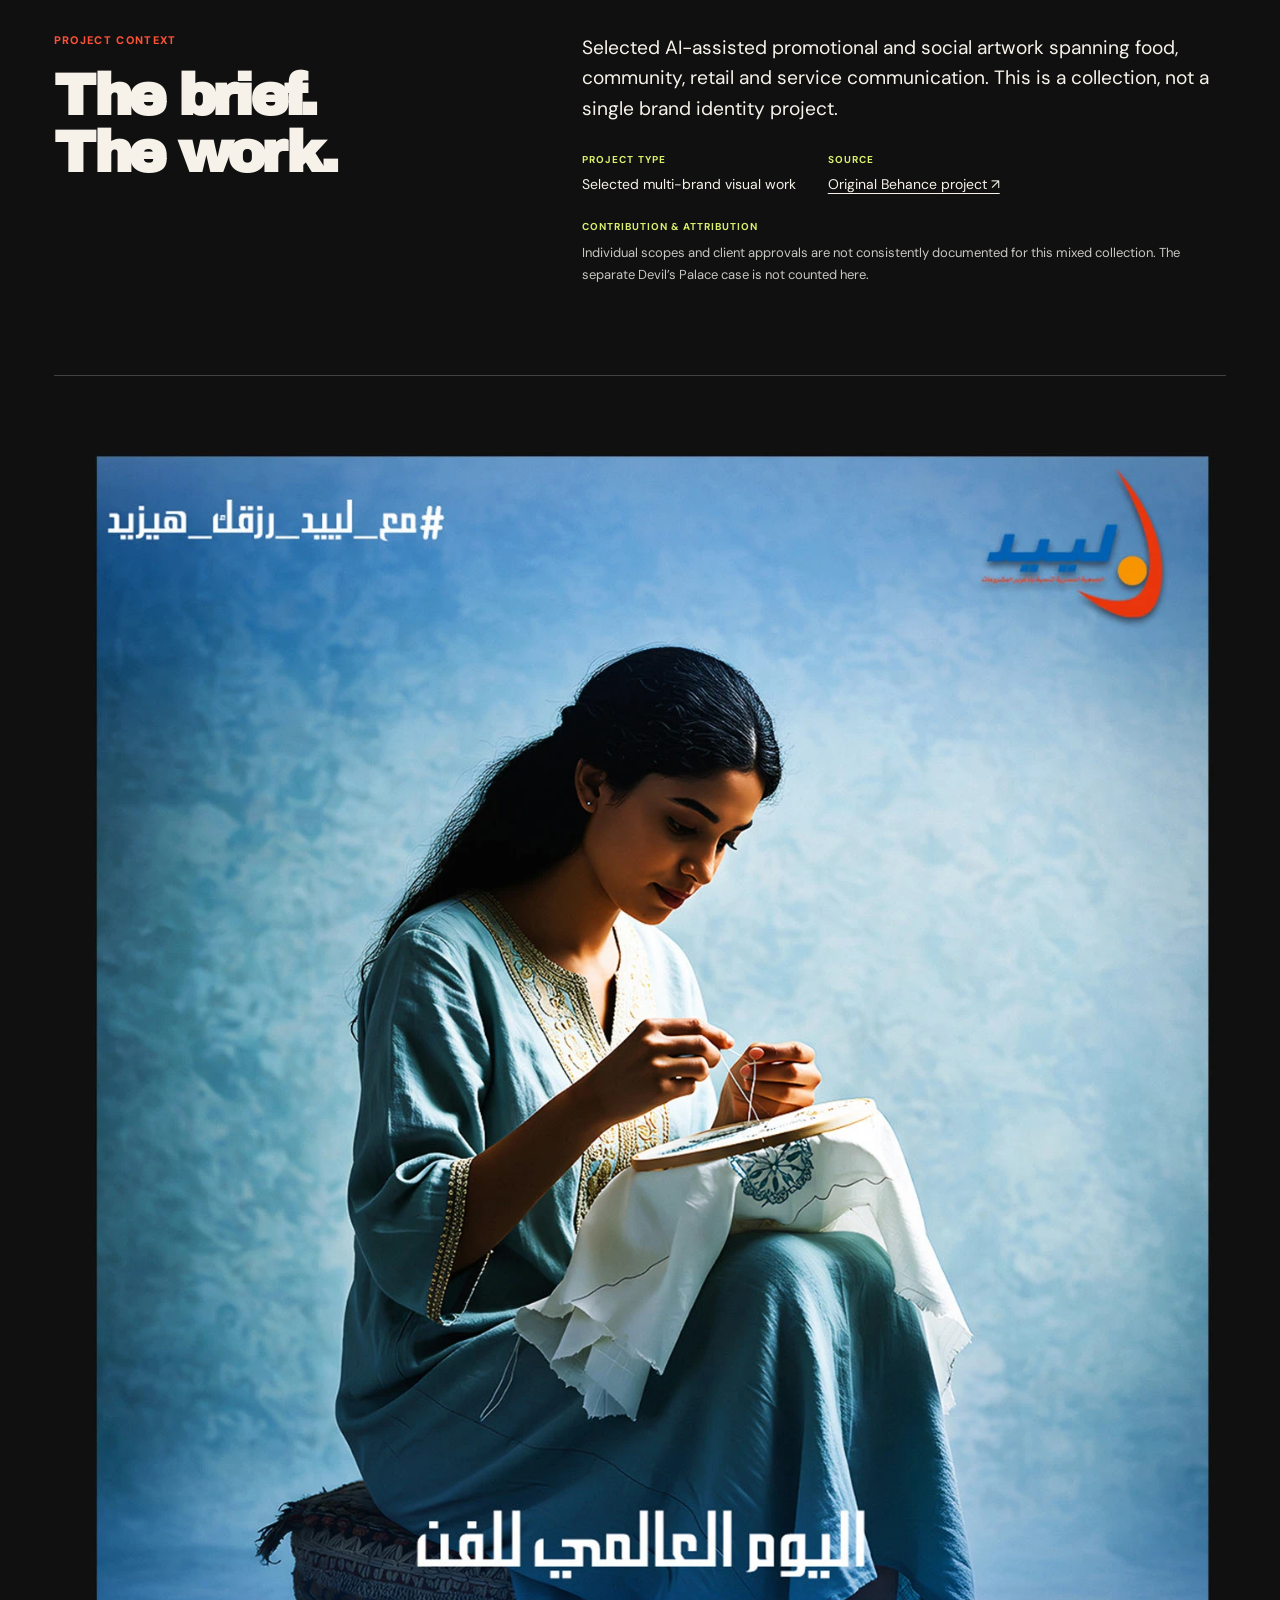
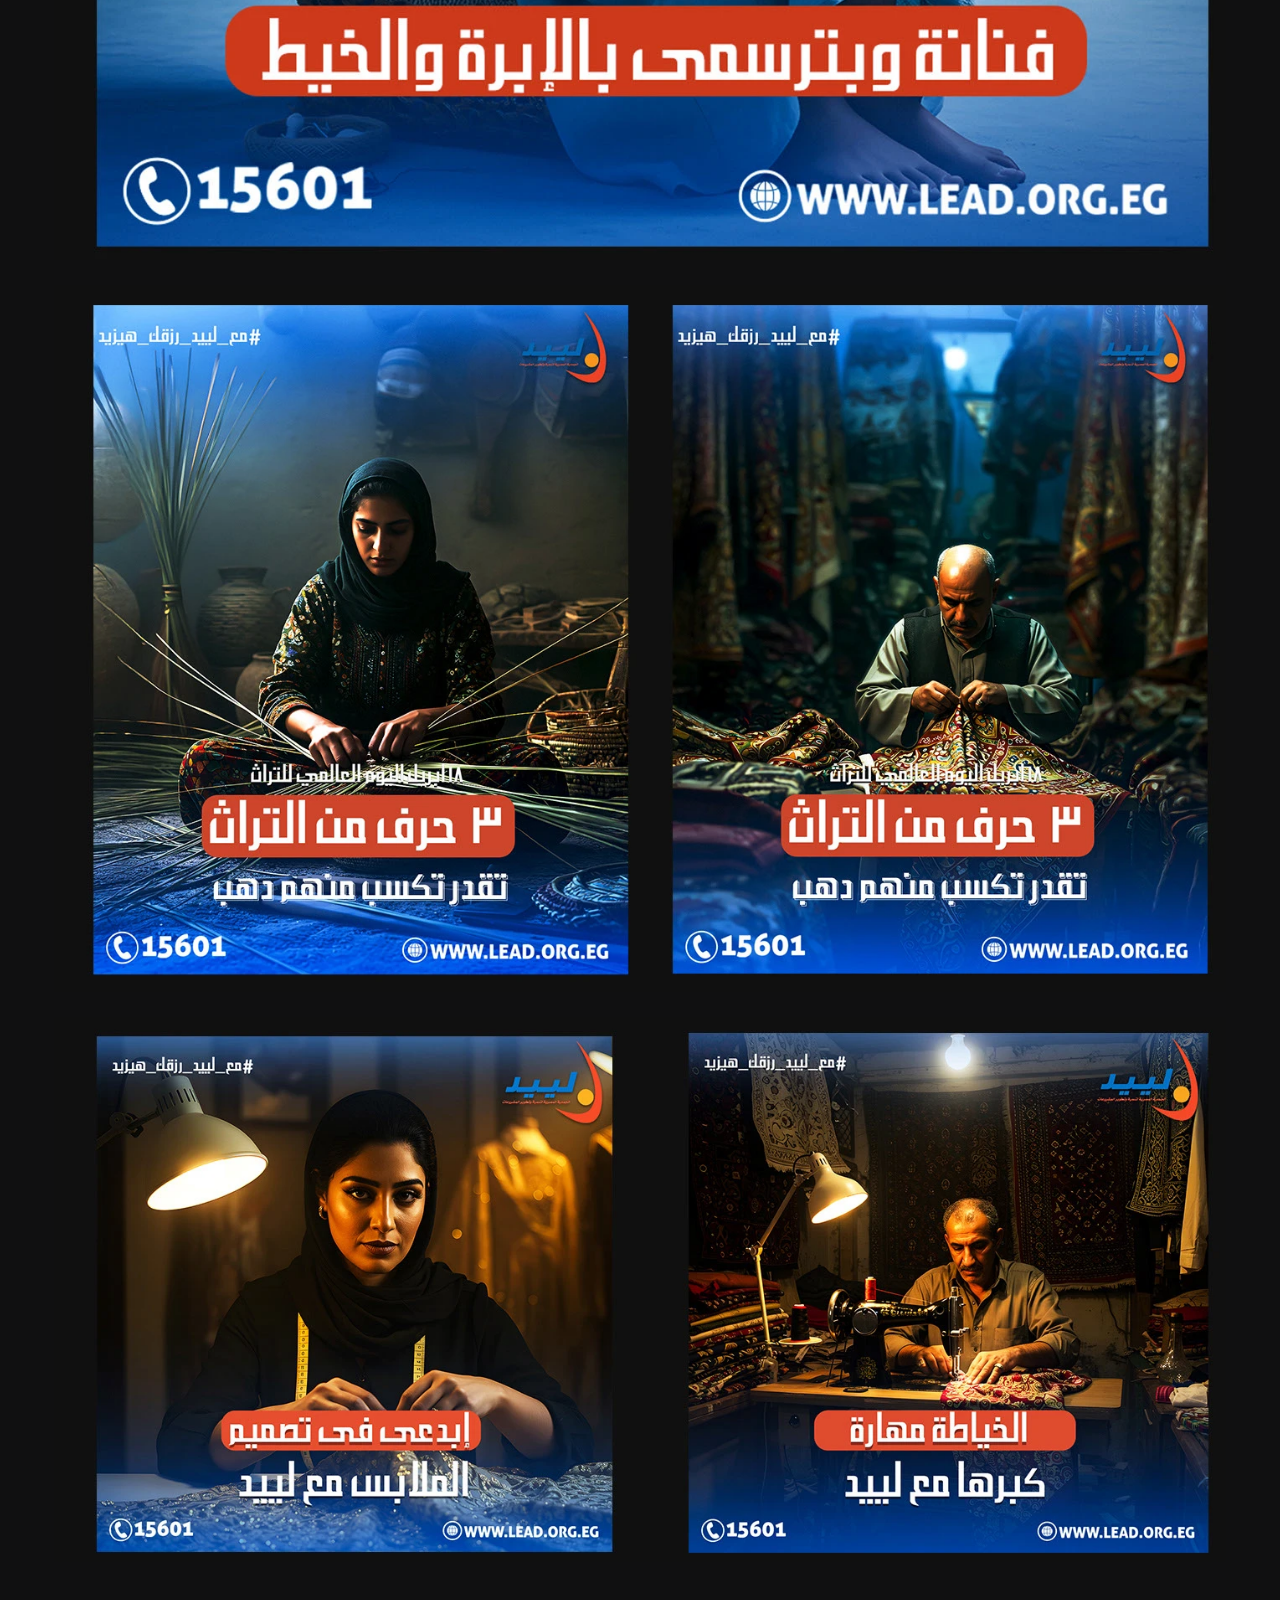
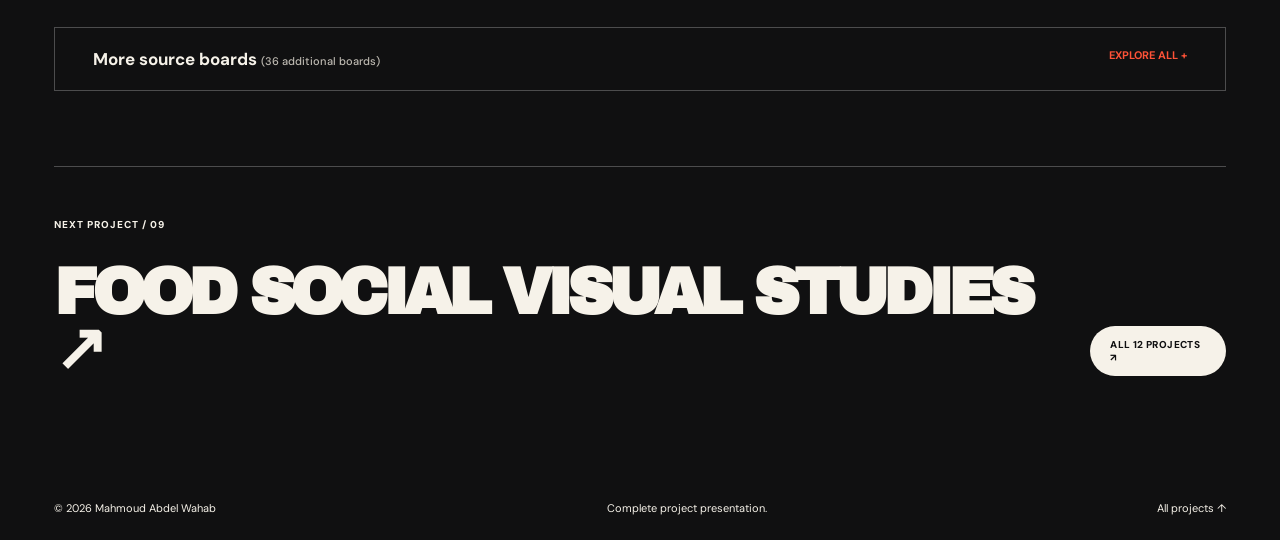
<file: ai.html>
<!doctype html><html lang="en"><head><meta charset="utf-8"><meta name="viewport" content="width=device-width,initial-scale=1"><meta http-equiv="refresh" content="0;url=case.html?id=ai"><link rel="canonical" href="https://mahmoud-abd-elwahab.github.io/portfolio/case.html?id=ai"><title>Redirecting — Mahmoud Abdel Wahab</title></head><body><p><a href="case.html?id=ai">Open the complete project →</a></p><script>location.replace('case.html?id=ai')</script></body></html>
</file>
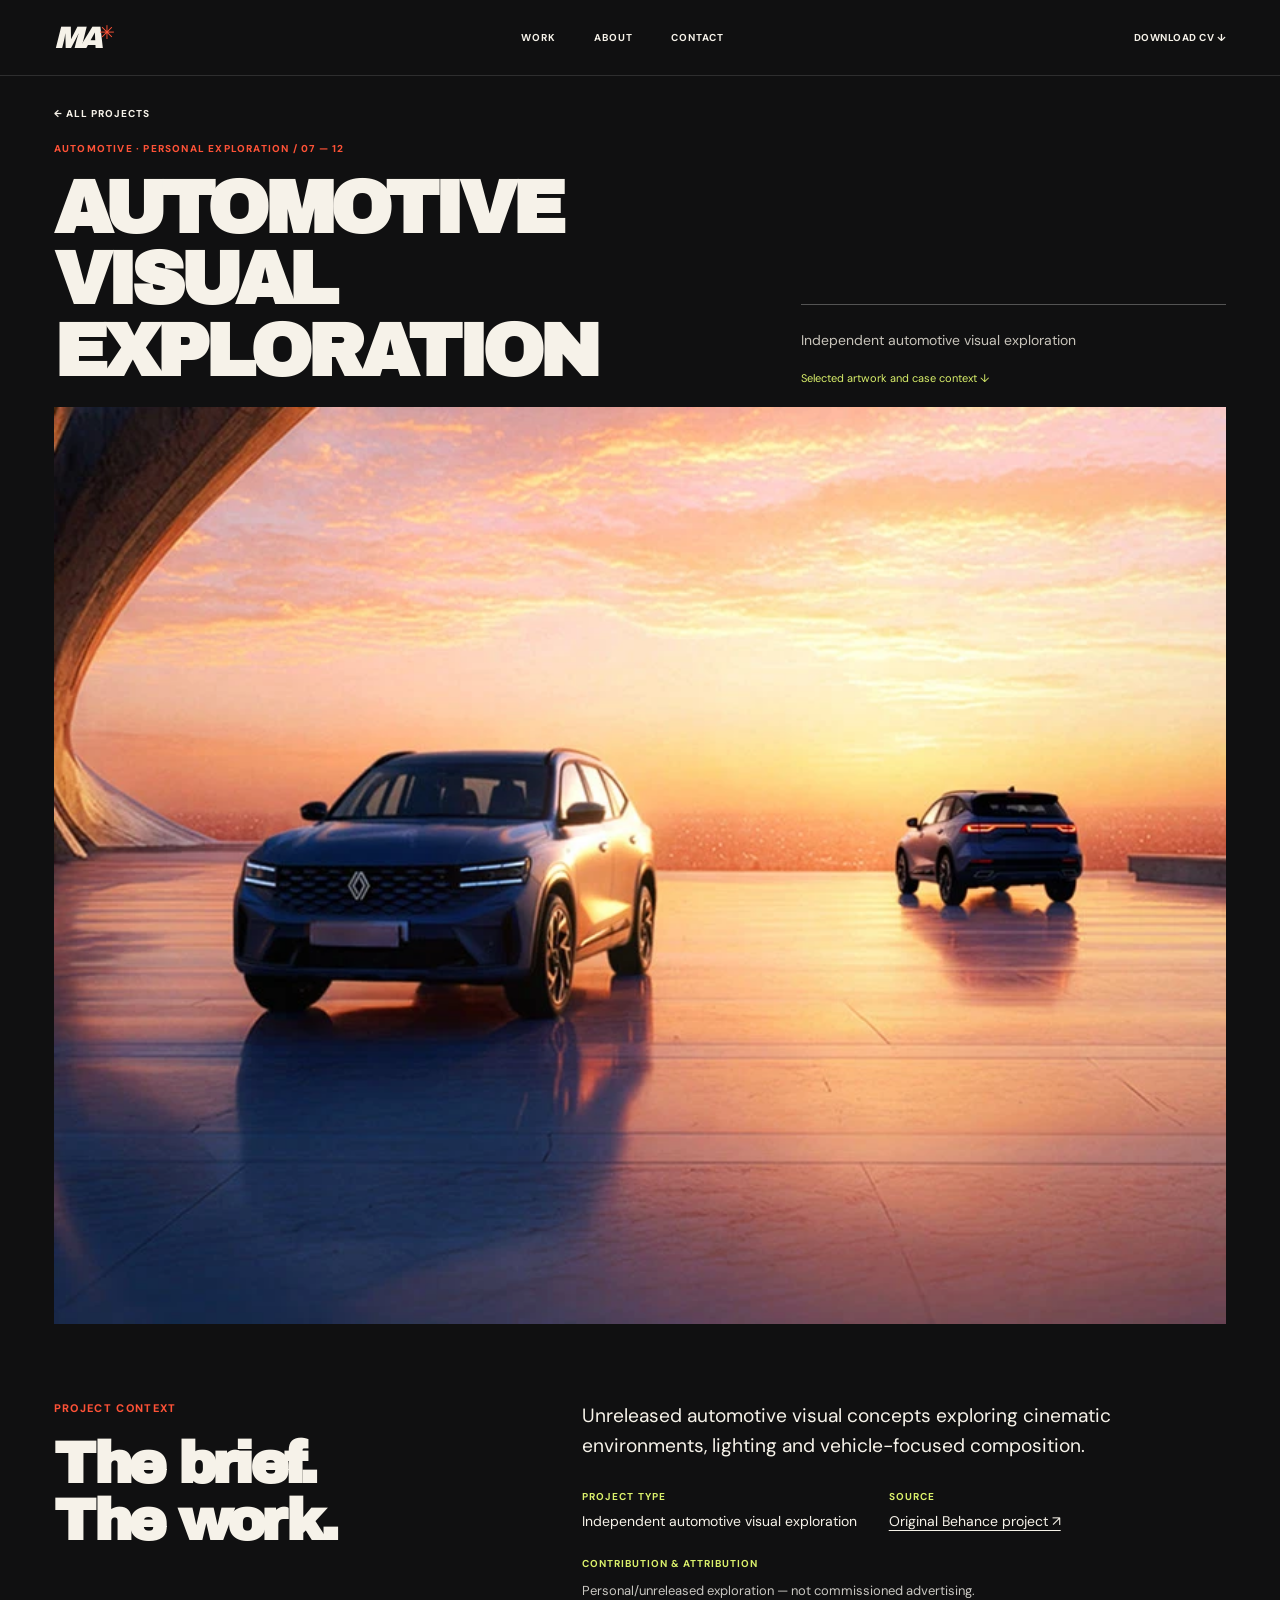
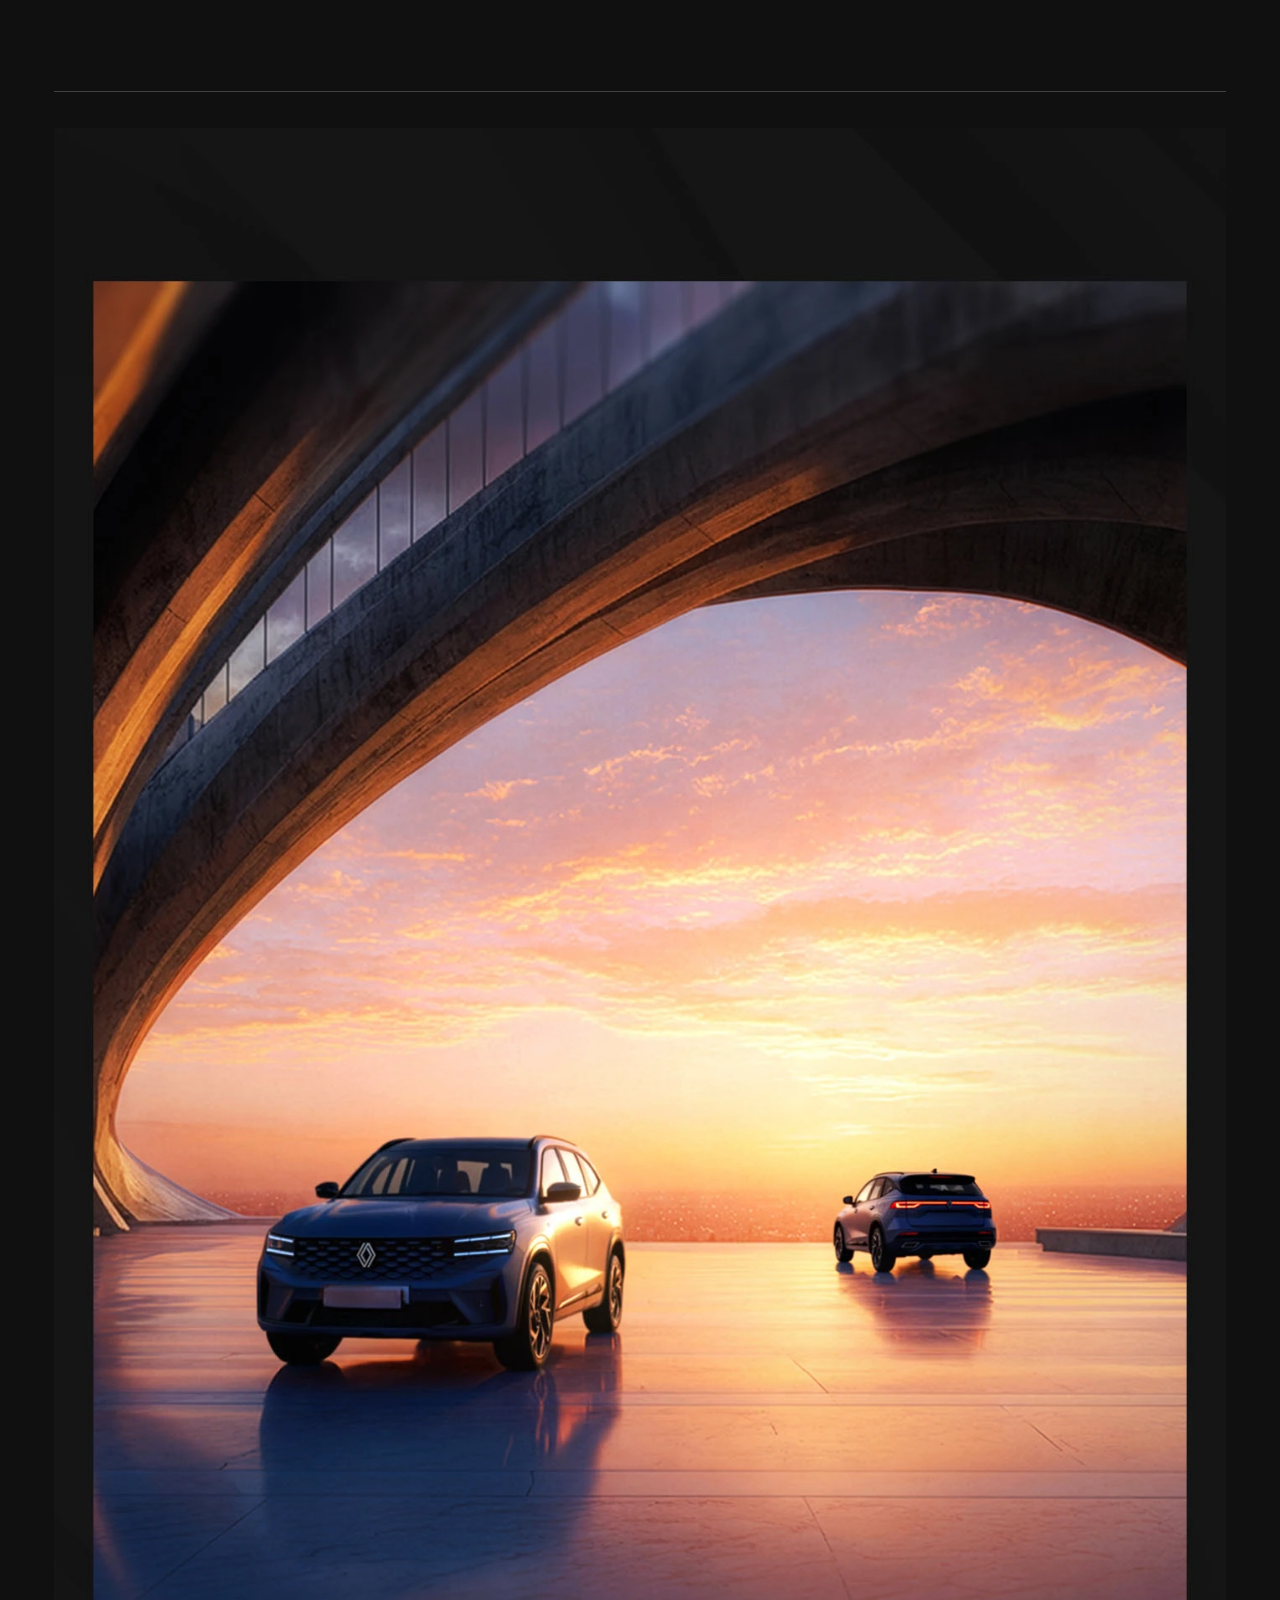
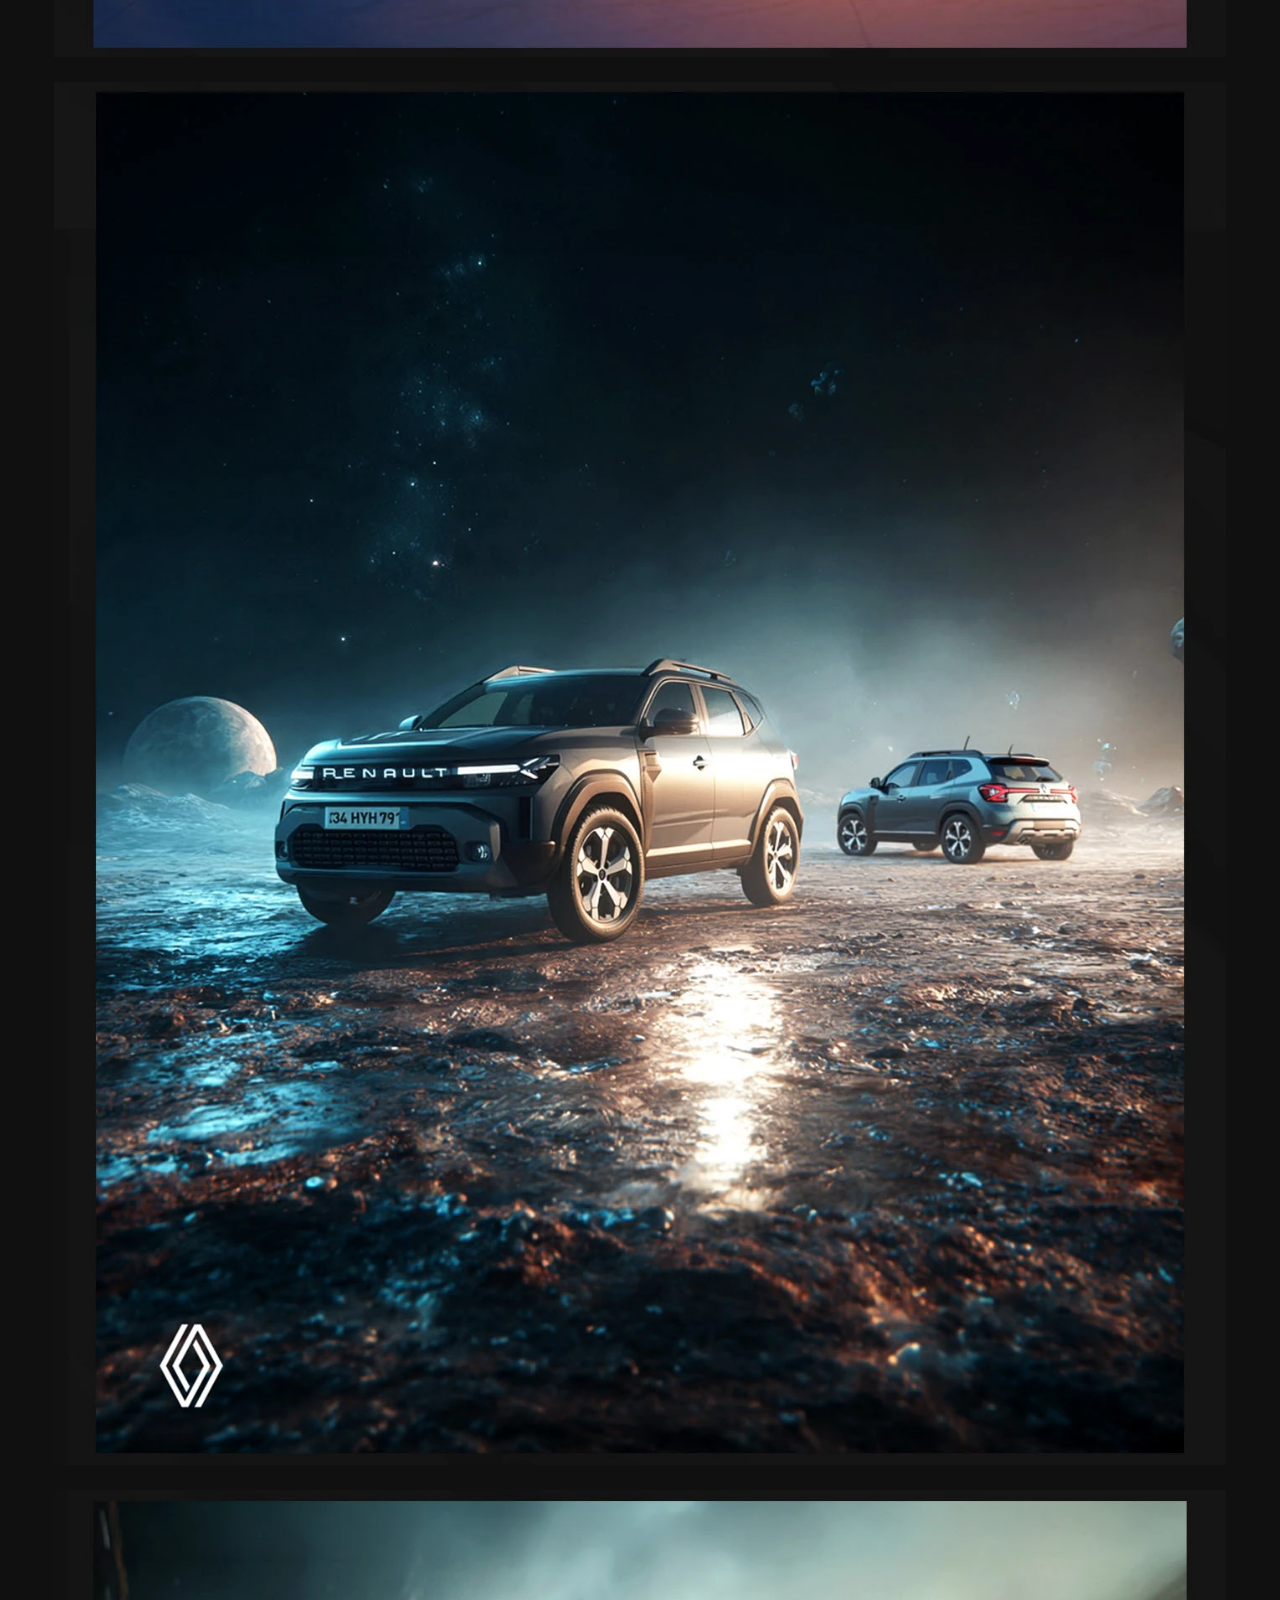
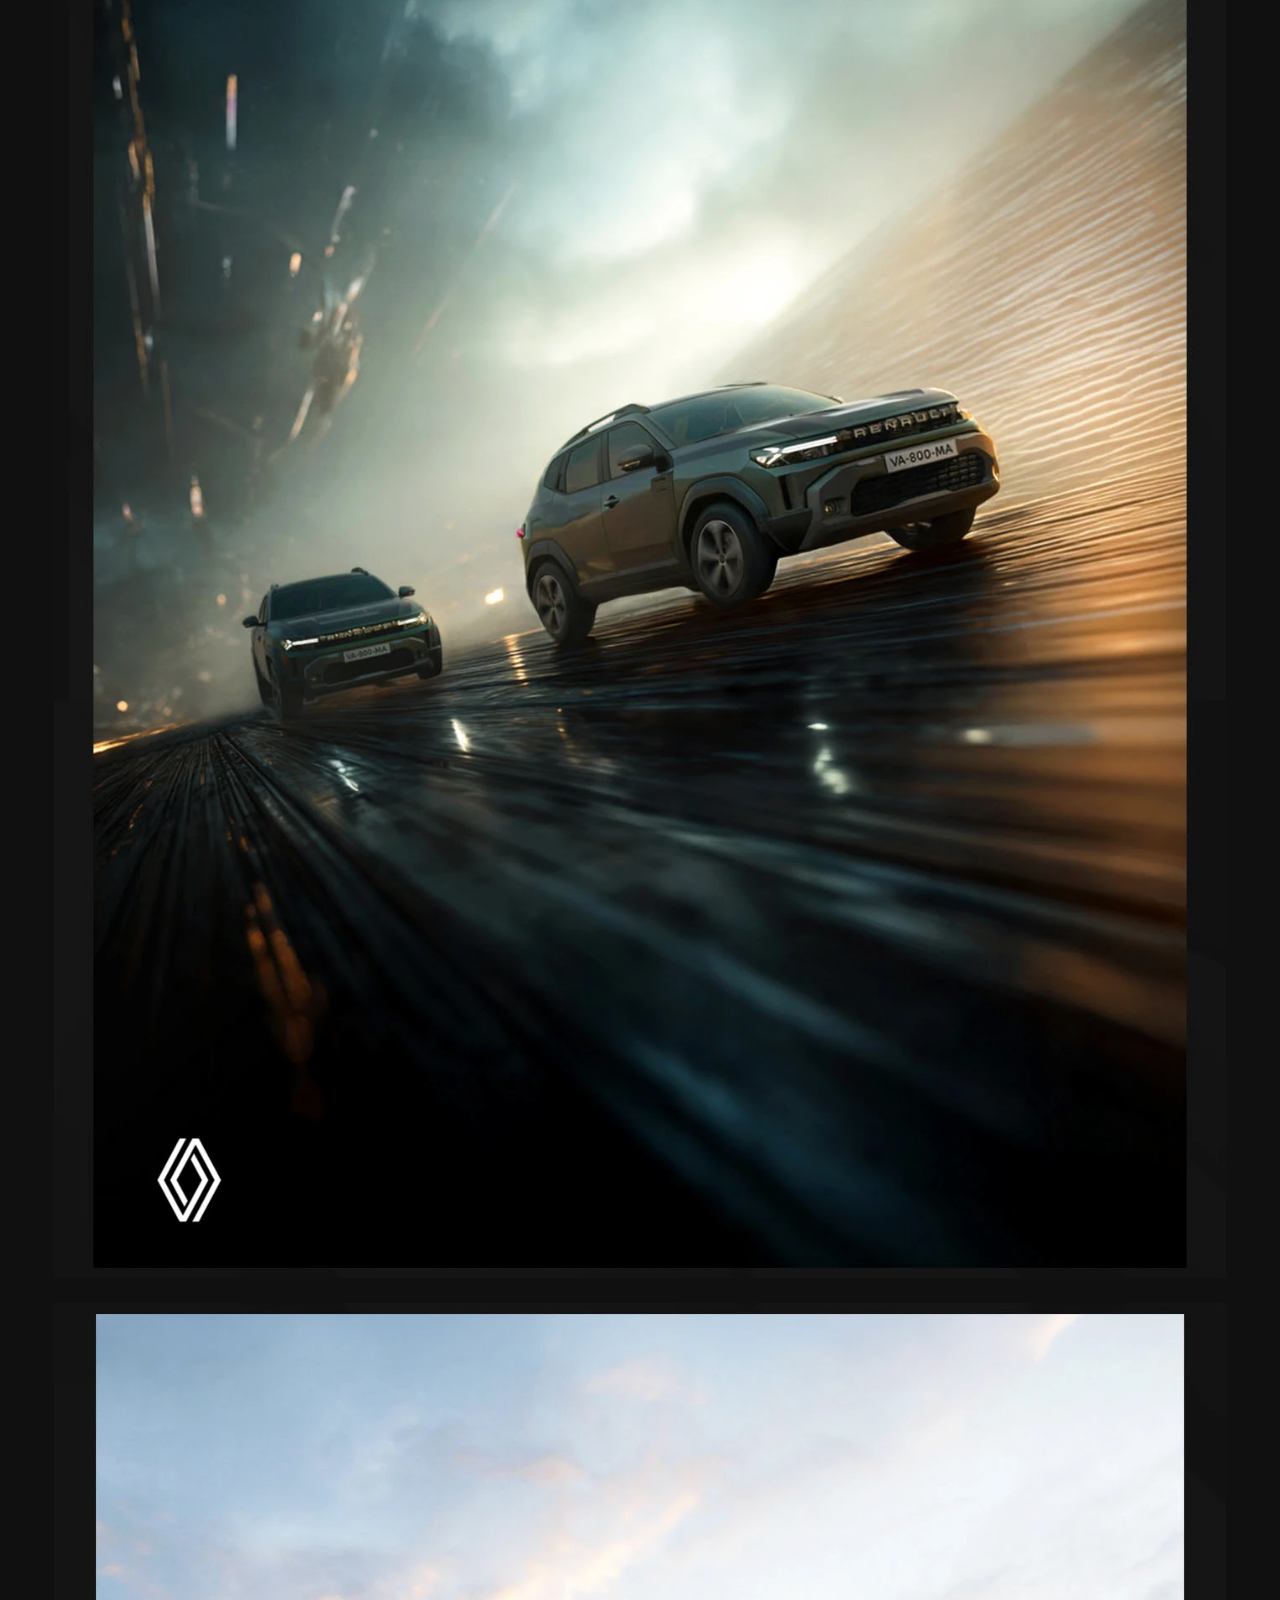
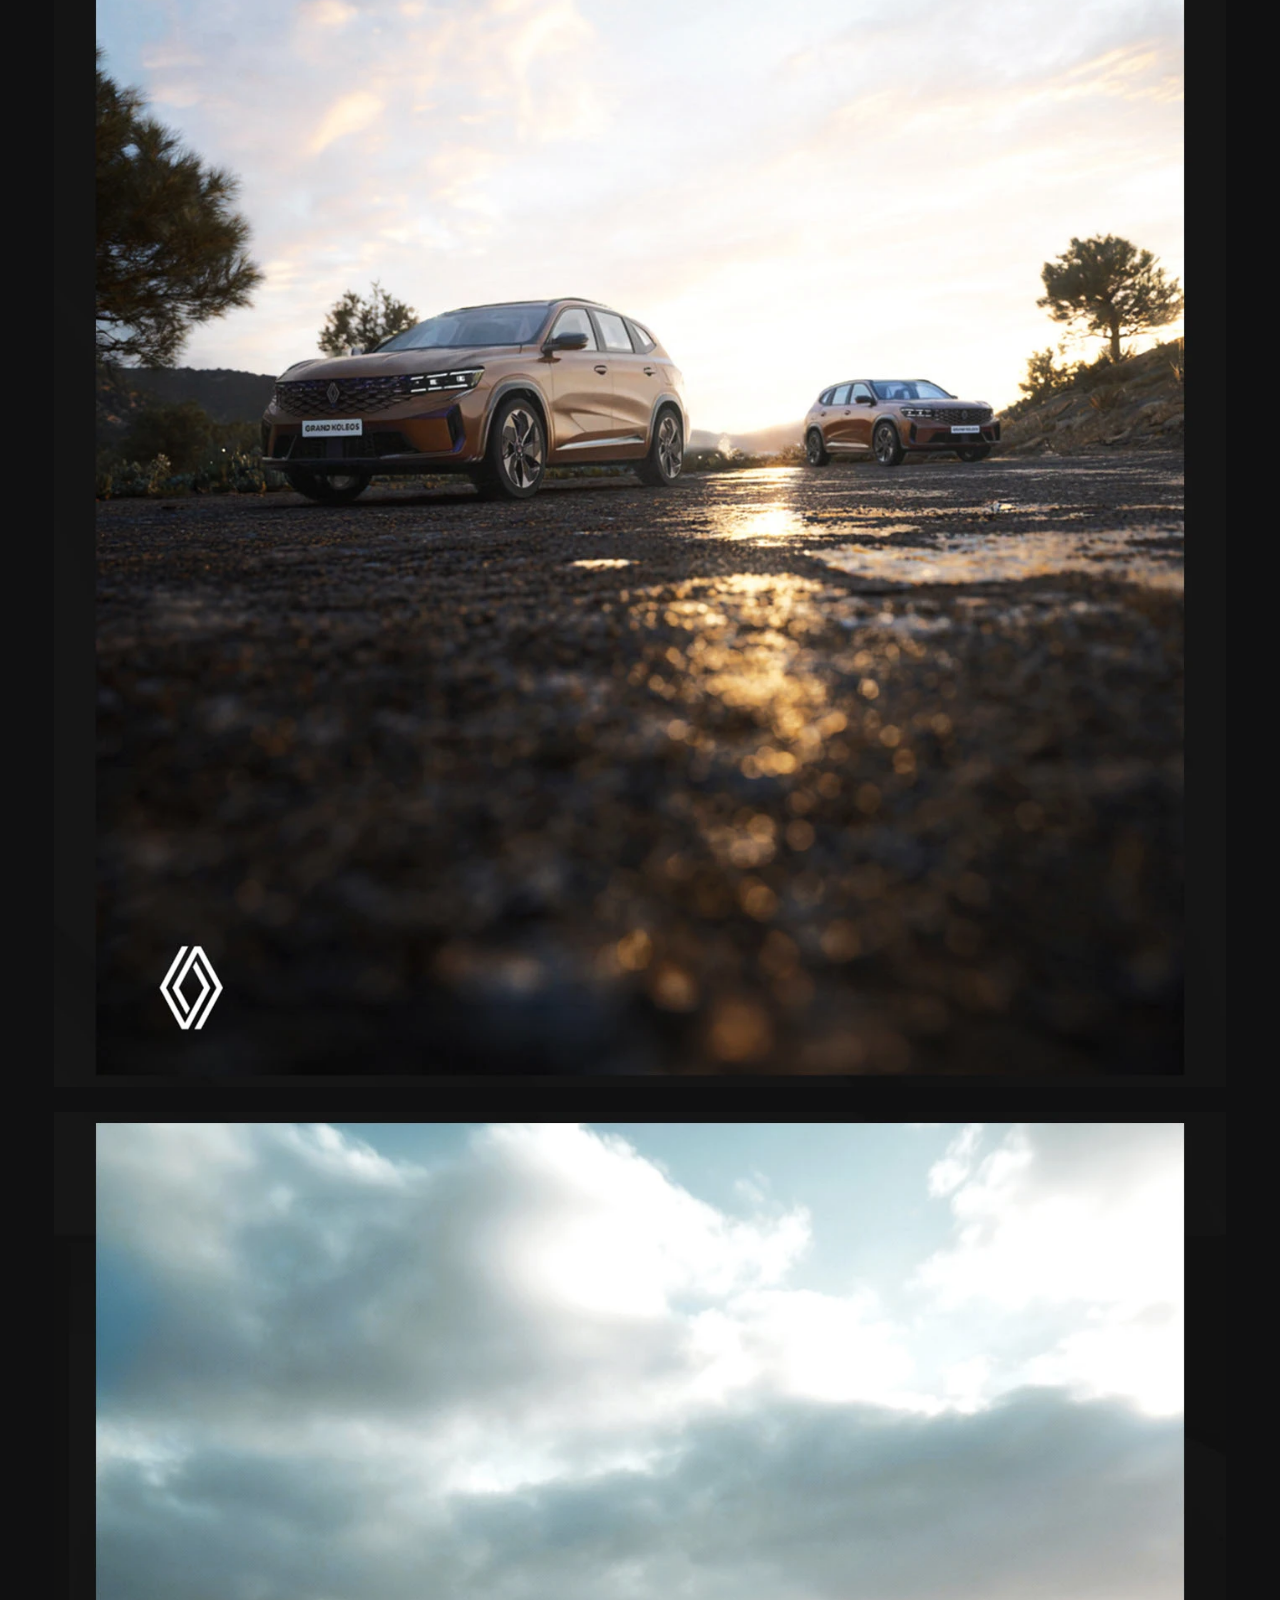
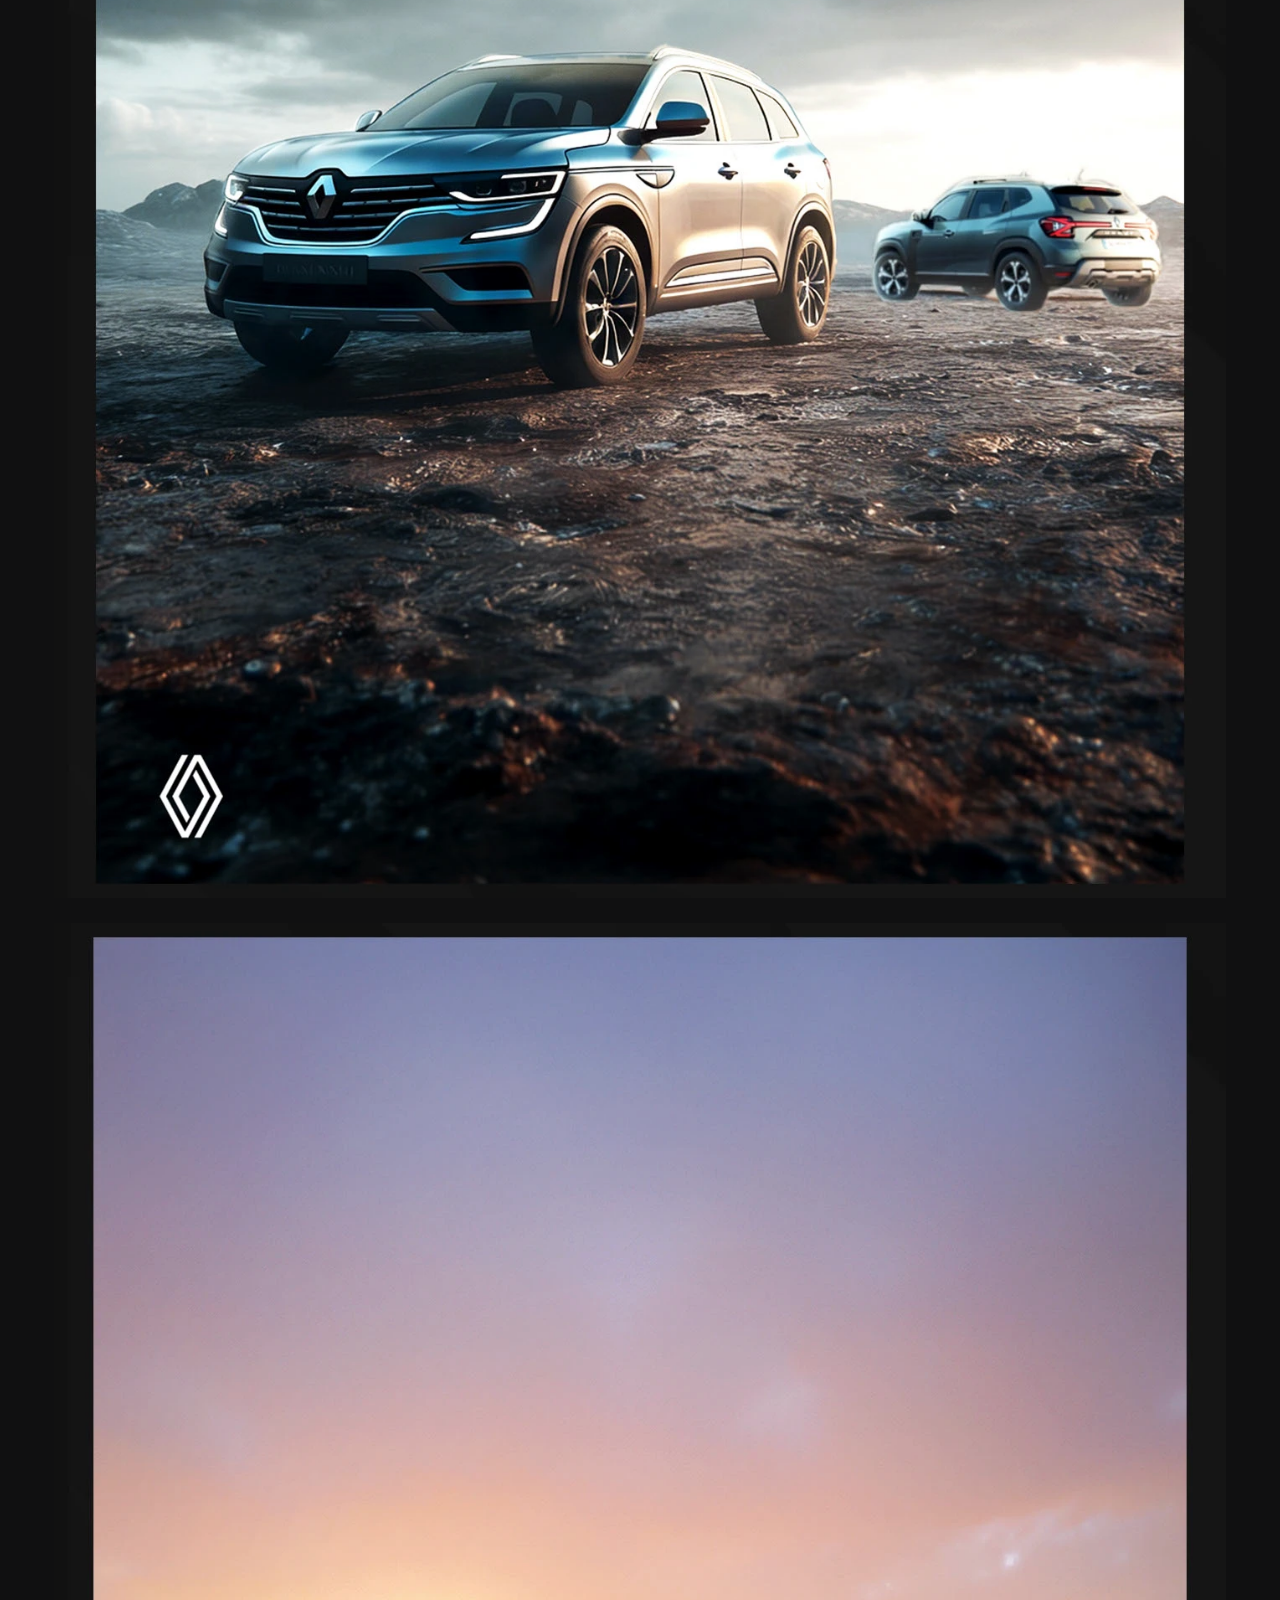
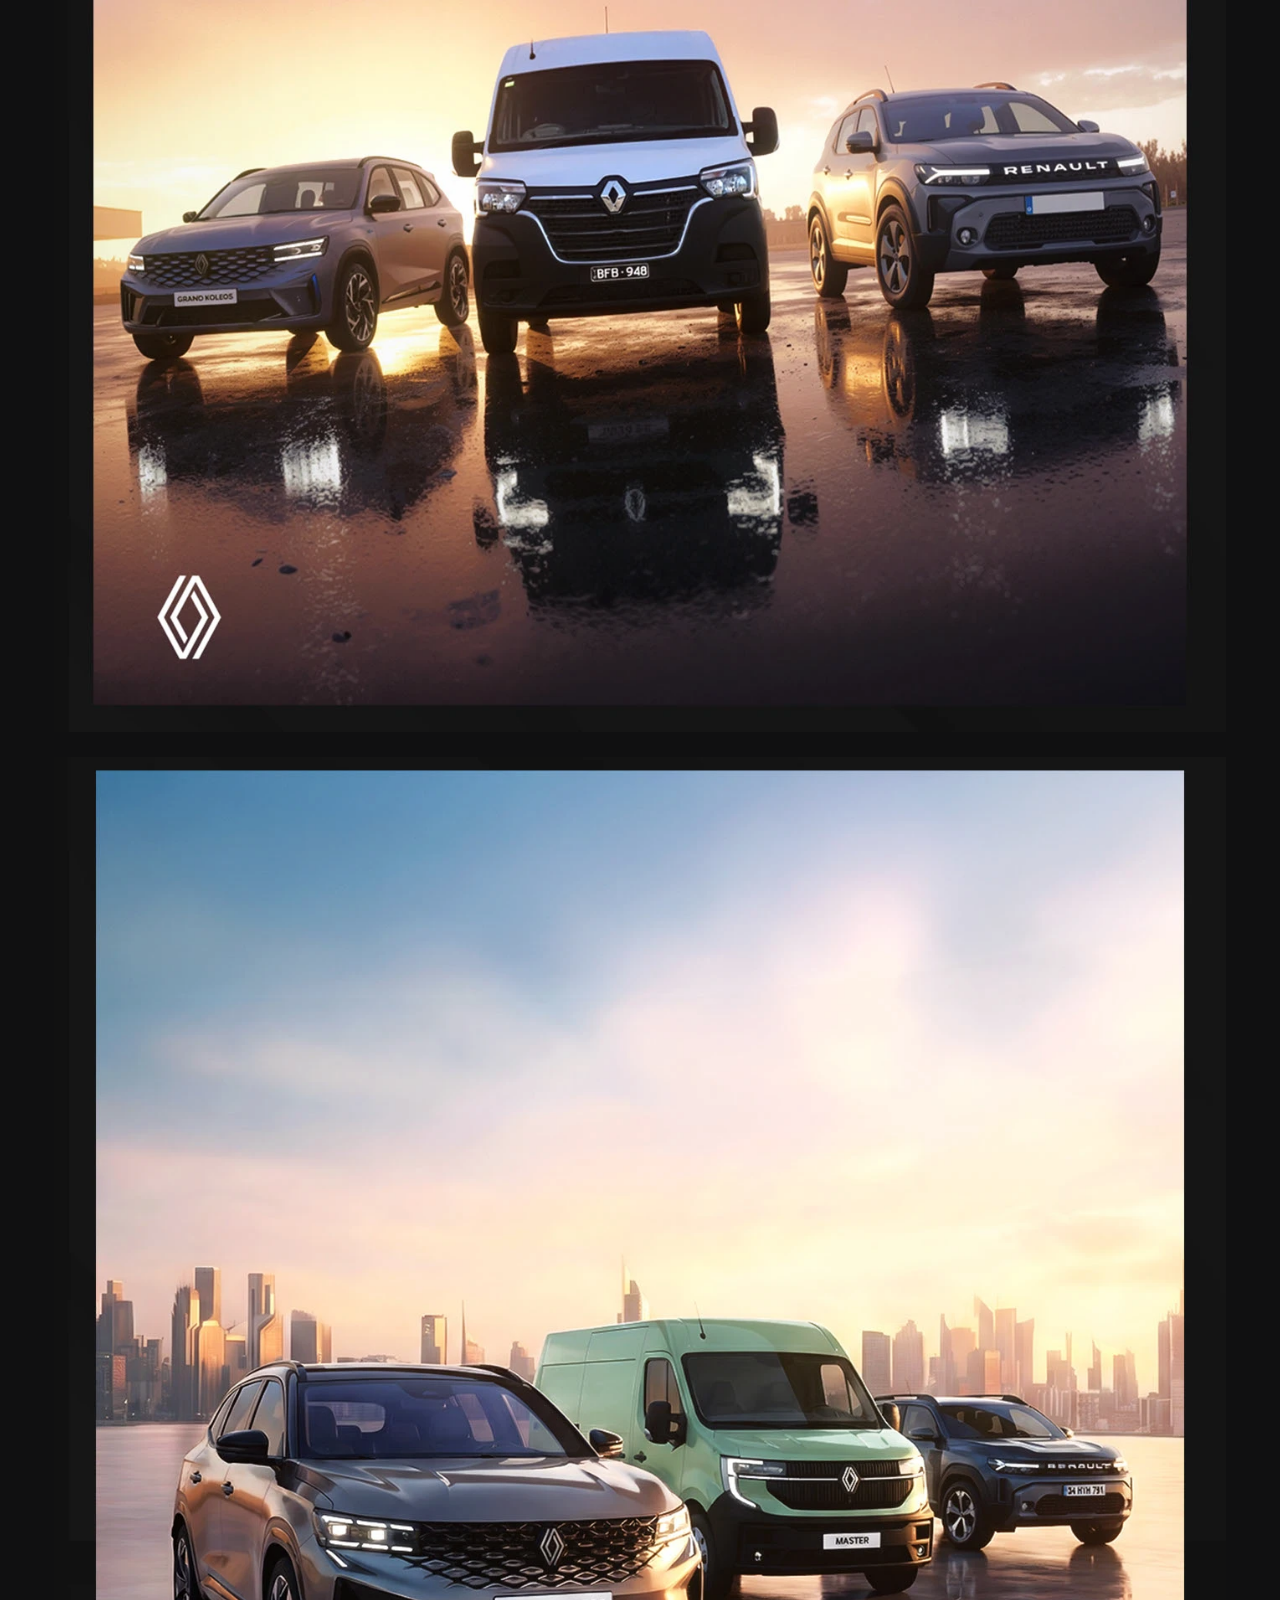
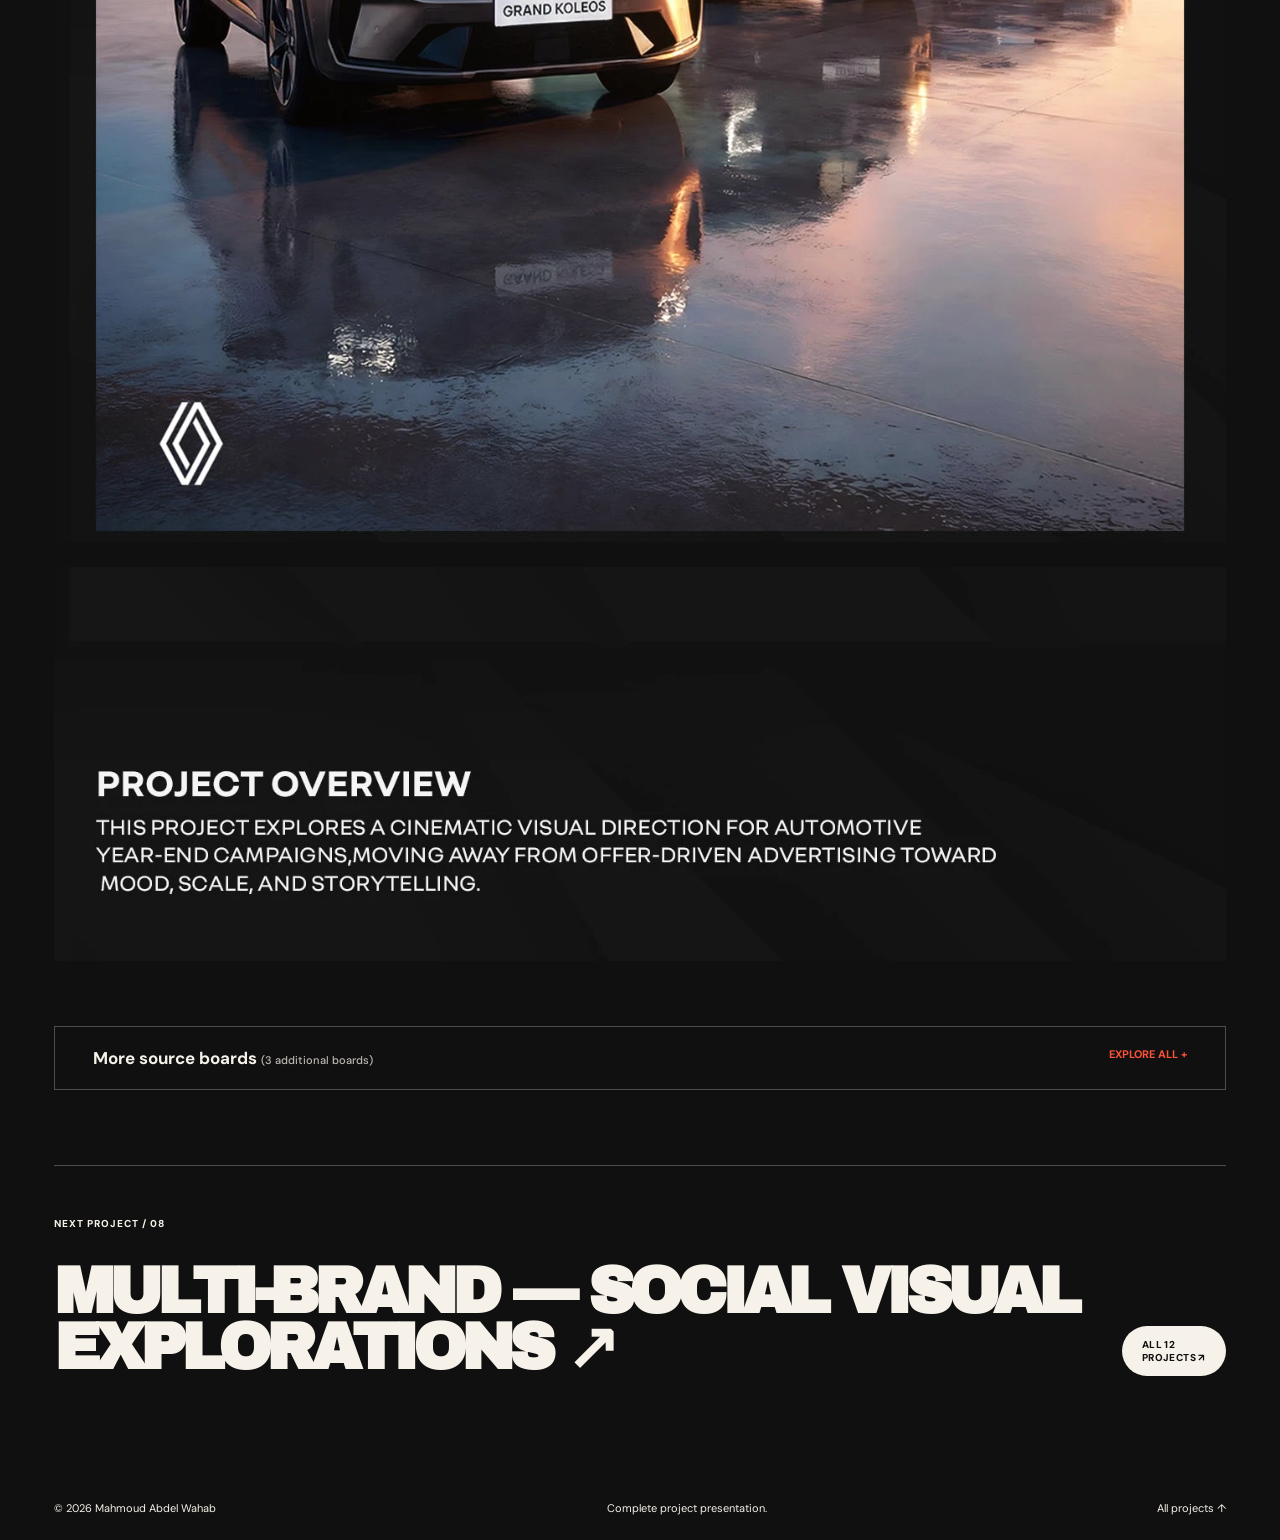
<file: auto.html>
<!doctype html><html lang="en"><head><meta charset="utf-8"><meta name="viewport" content="width=device-width,initial-scale=1"><meta http-equiv="refresh" content="0;url=case.html?id=auto"><link rel="canonical" href="https://mahmoud-abd-elwahab.github.io/portfolio/case.html?id=auto"><title>Redirecting — Mahmoud Abdel Wahab</title></head><body><p><a href="case.html?id=auto">Open the complete project →</a></p><script>location.replace('case.html?id=auto')</script></body></html>
</file>
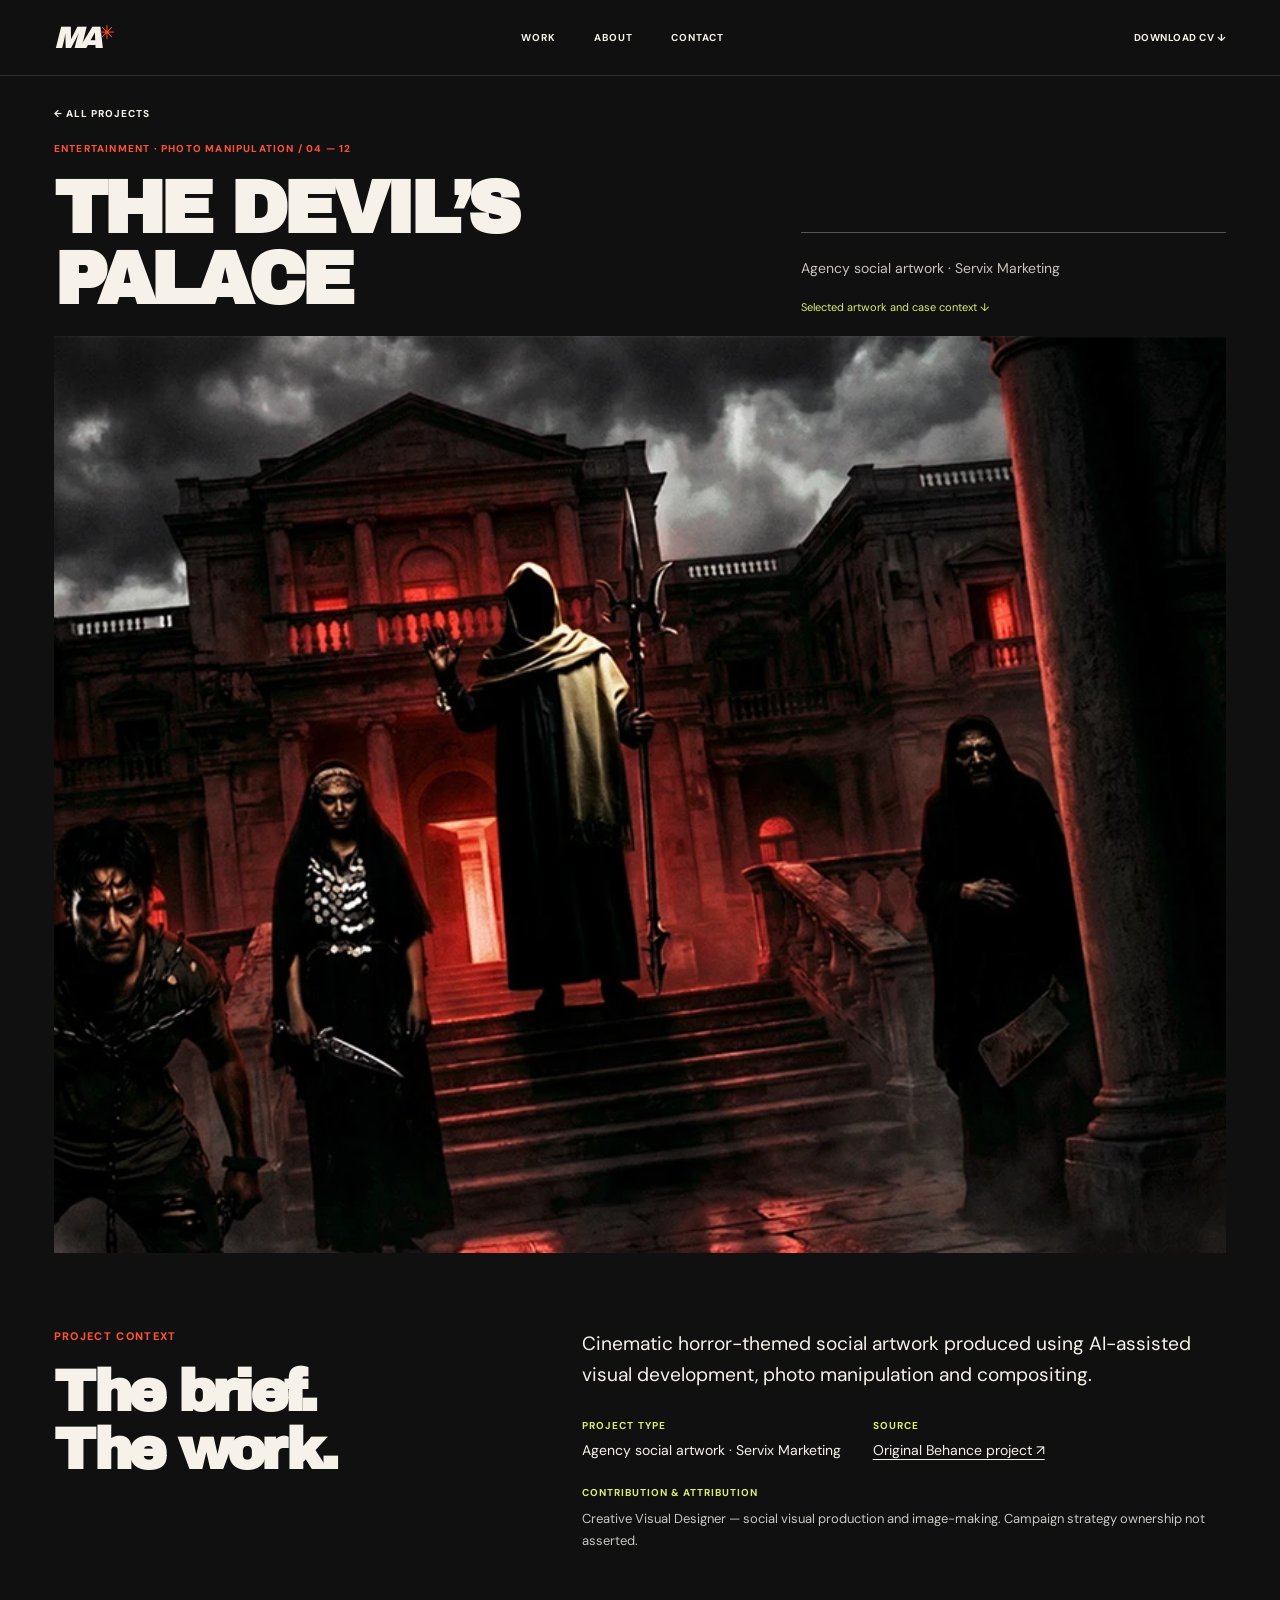
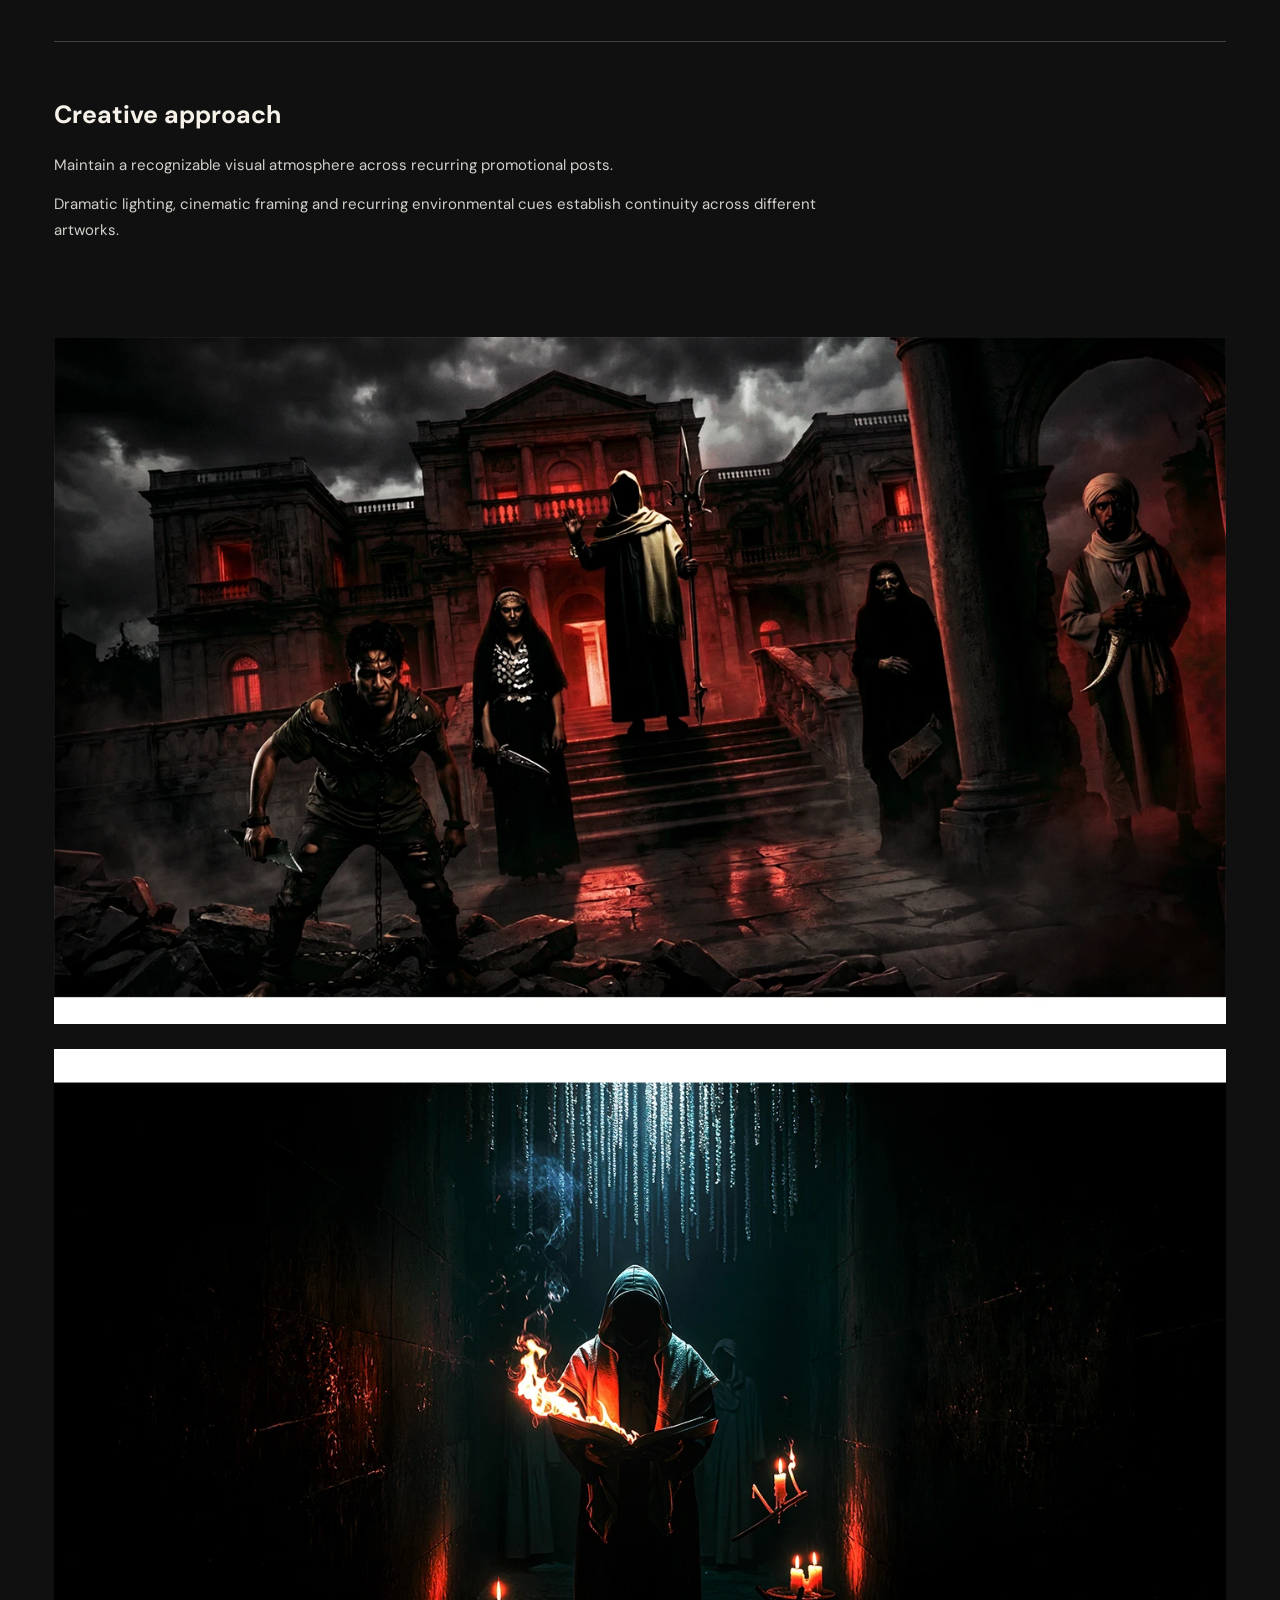
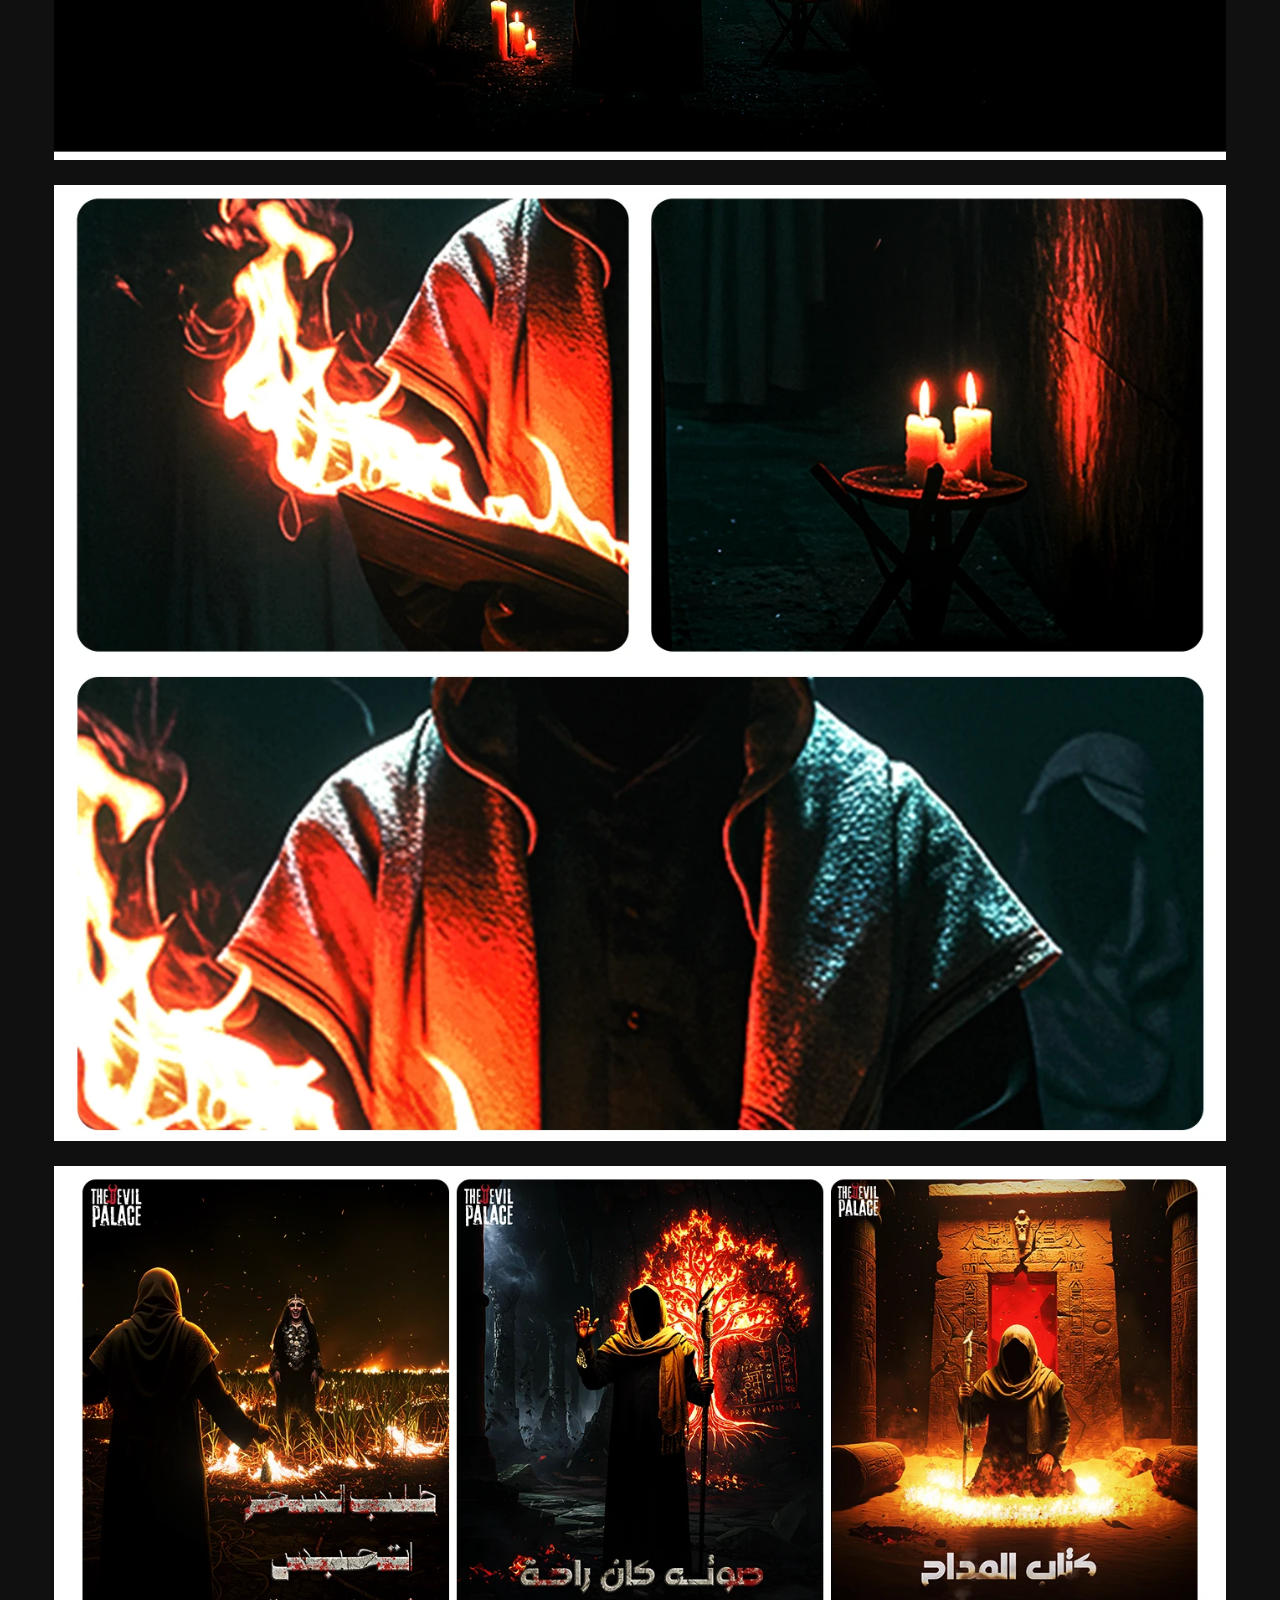
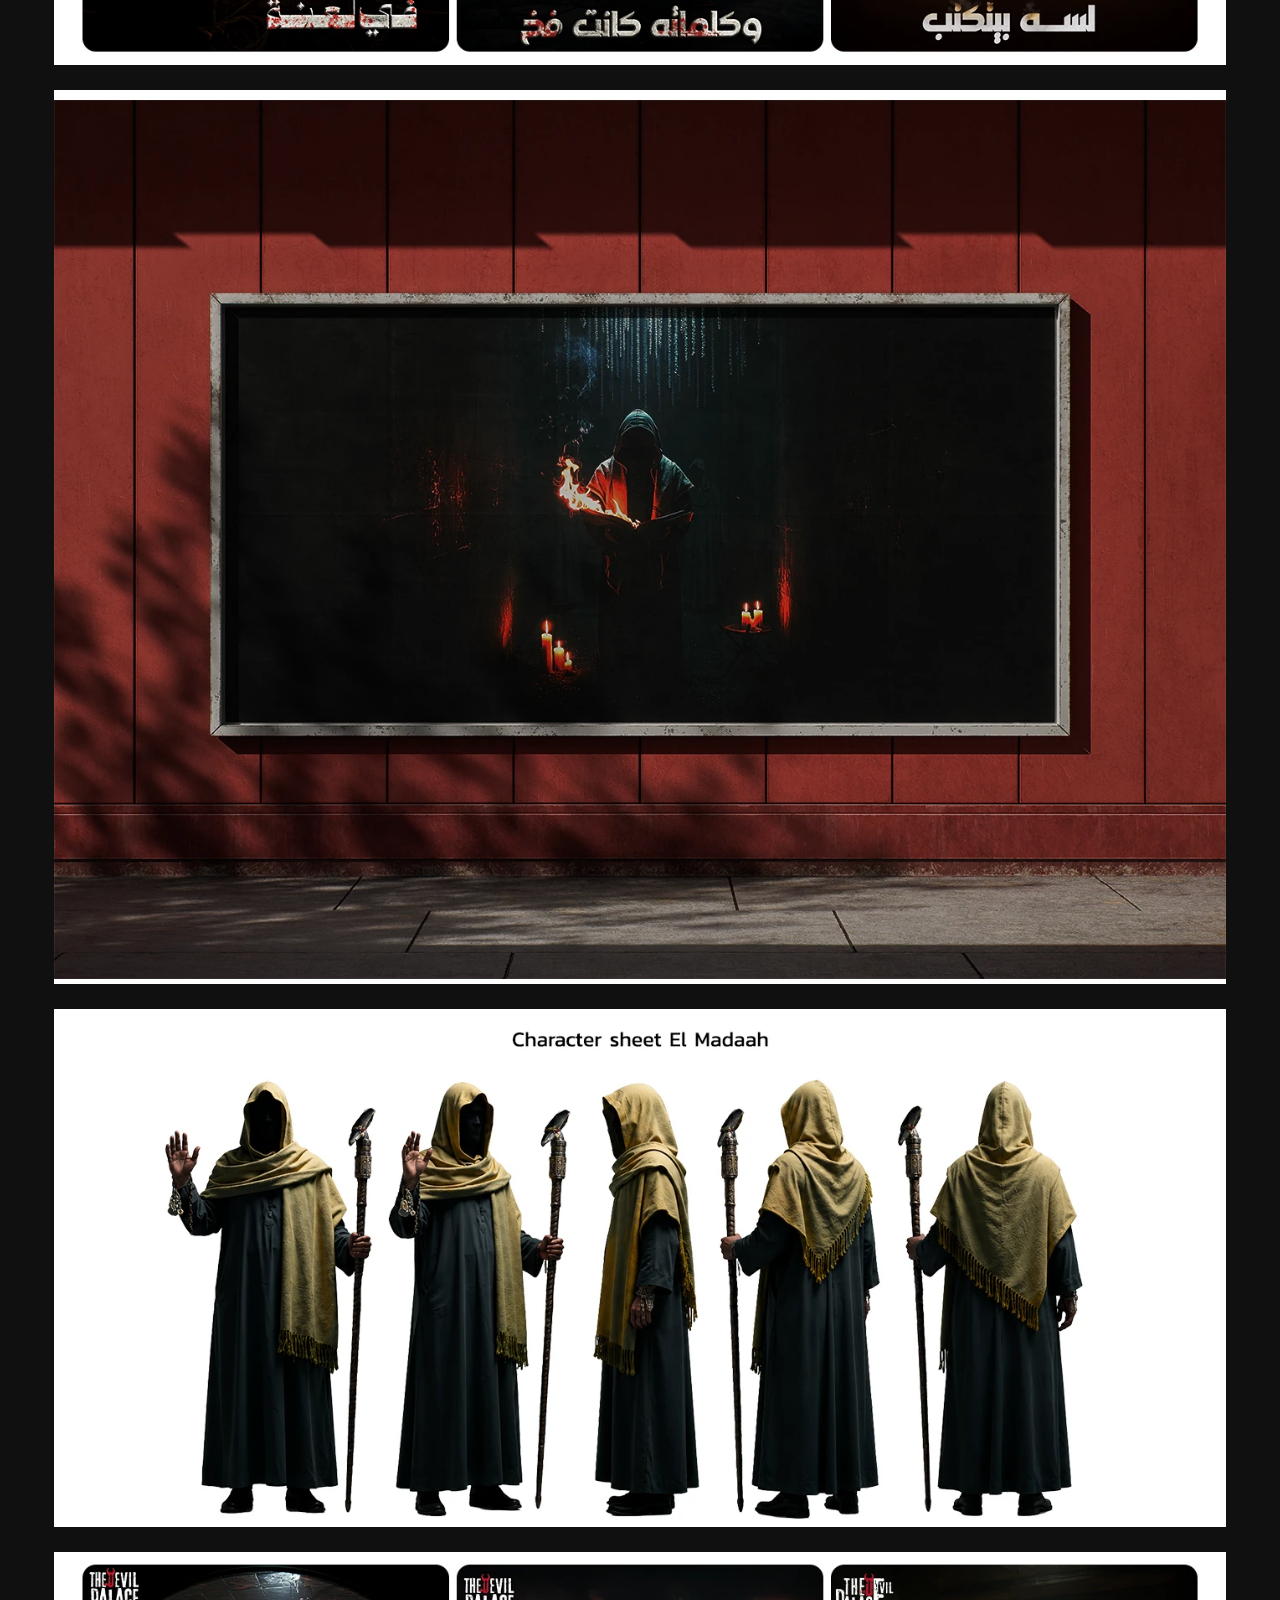
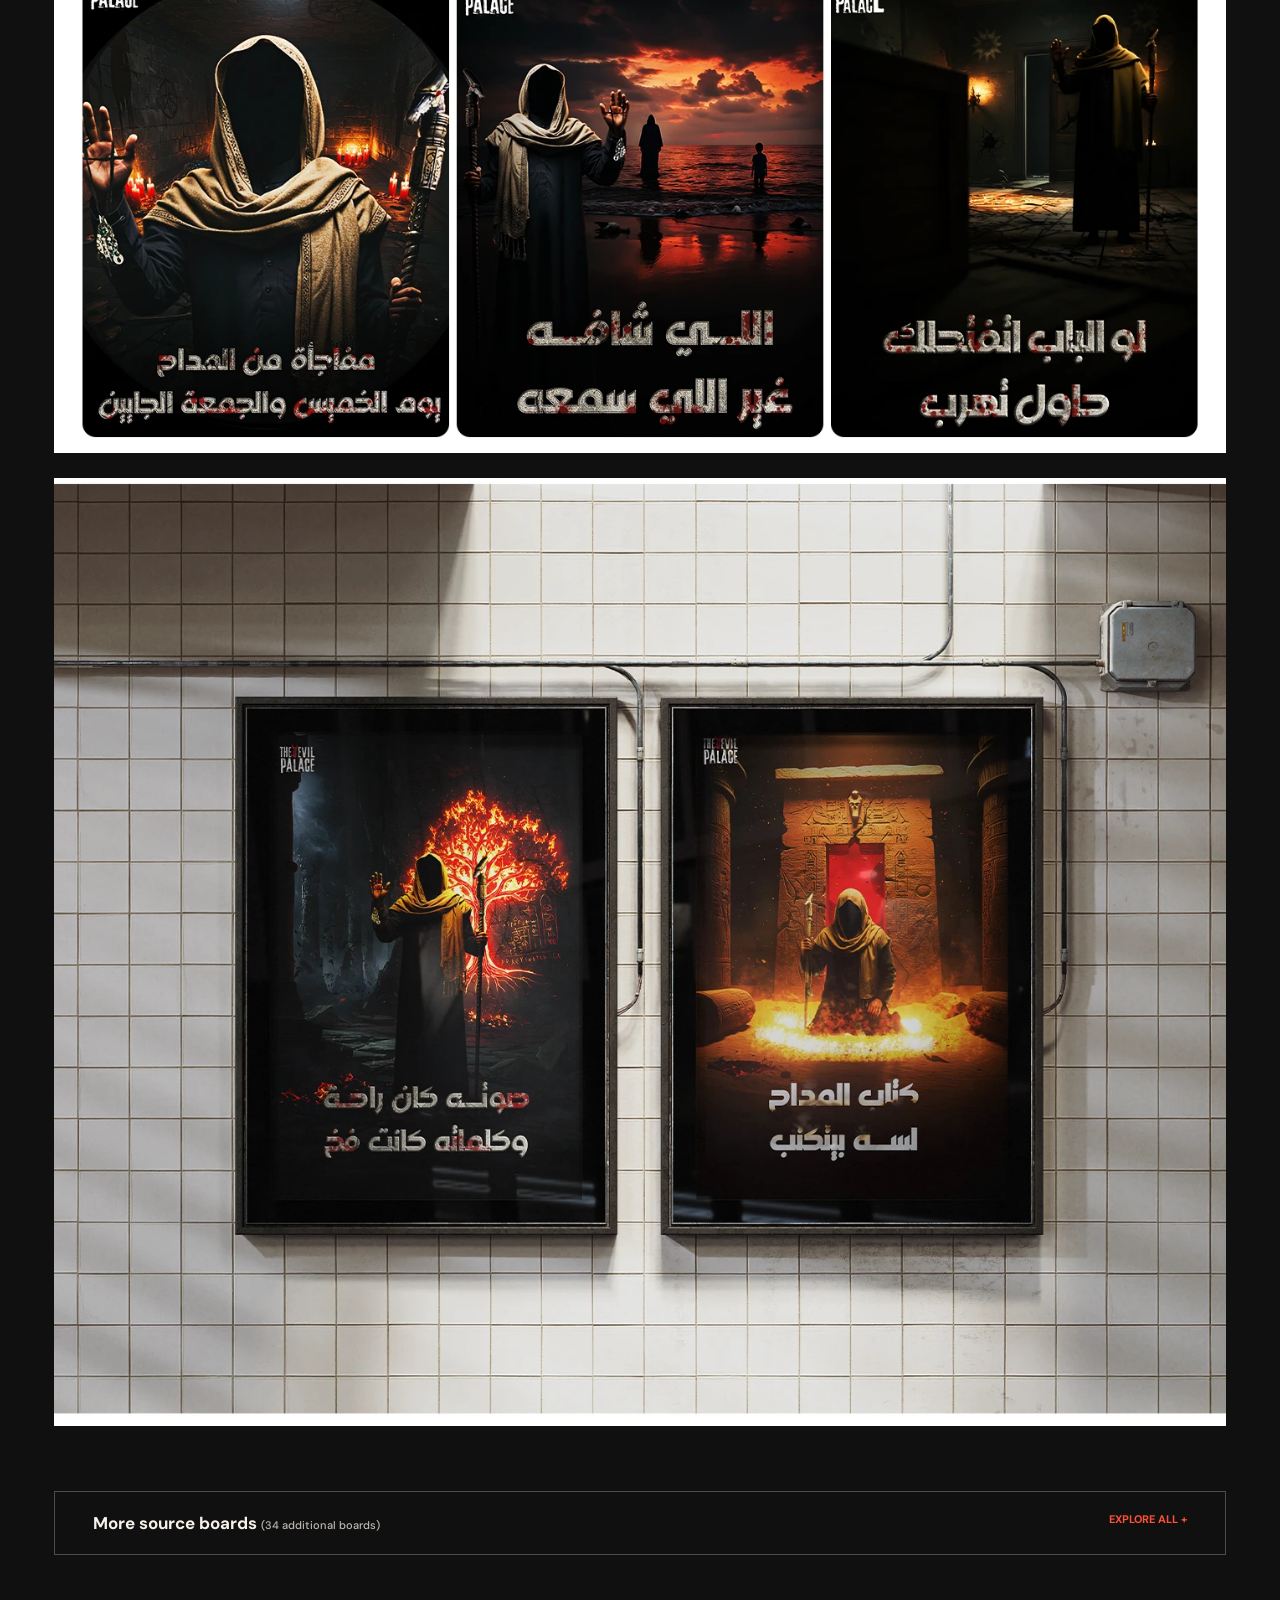
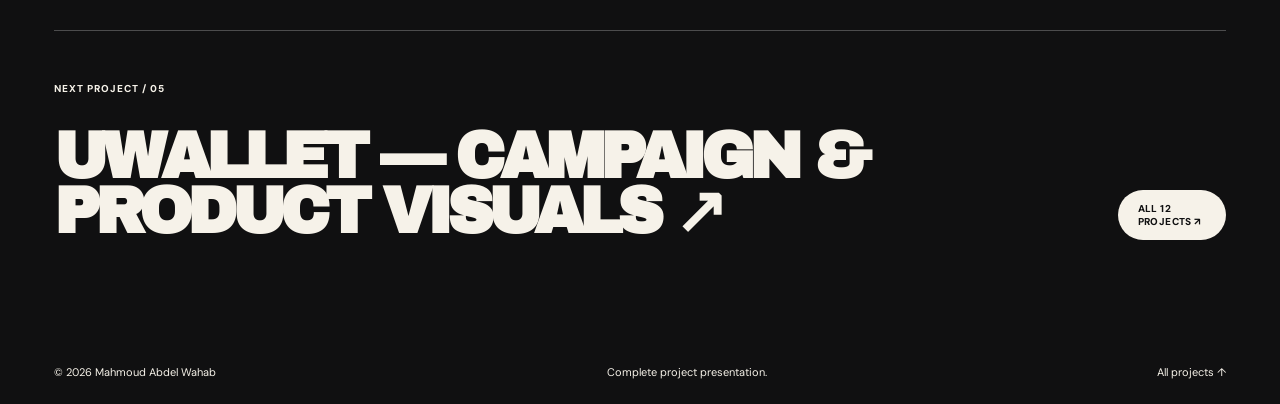
<file: devil.html>
<!doctype html><html lang="en"><head><meta charset="utf-8"><meta name="viewport" content="width=device-width,initial-scale=1"><meta http-equiv="refresh" content="0;url=case.html?id=devil"><link rel="canonical" href="https://mahmoud-abd-elwahab.github.io/portfolio/case.html?id=devil"><title>Redirecting — Mahmoud Abdel Wahab</title></head><body><p><a href="case.html?id=devil">Open the complete project →</a></p><script>location.replace('case.html?id=devil')</script></body></html>
</file>
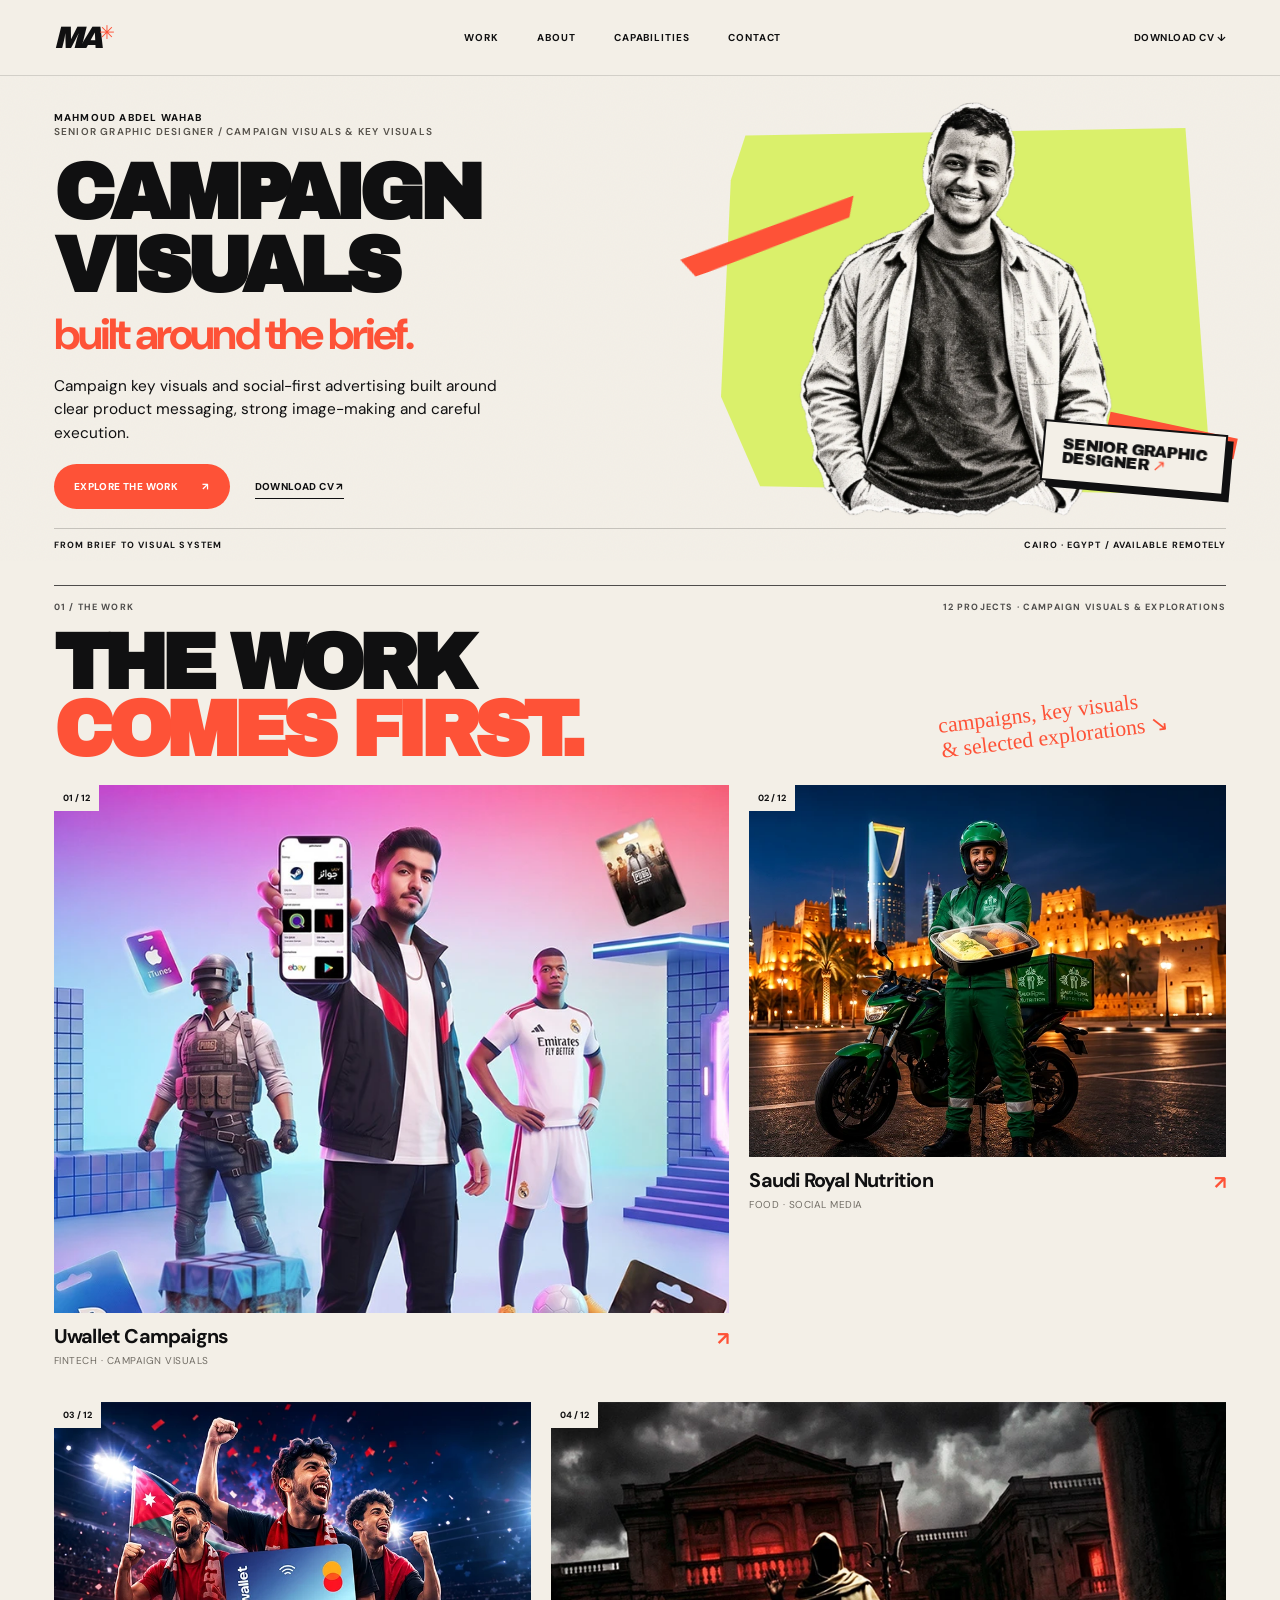
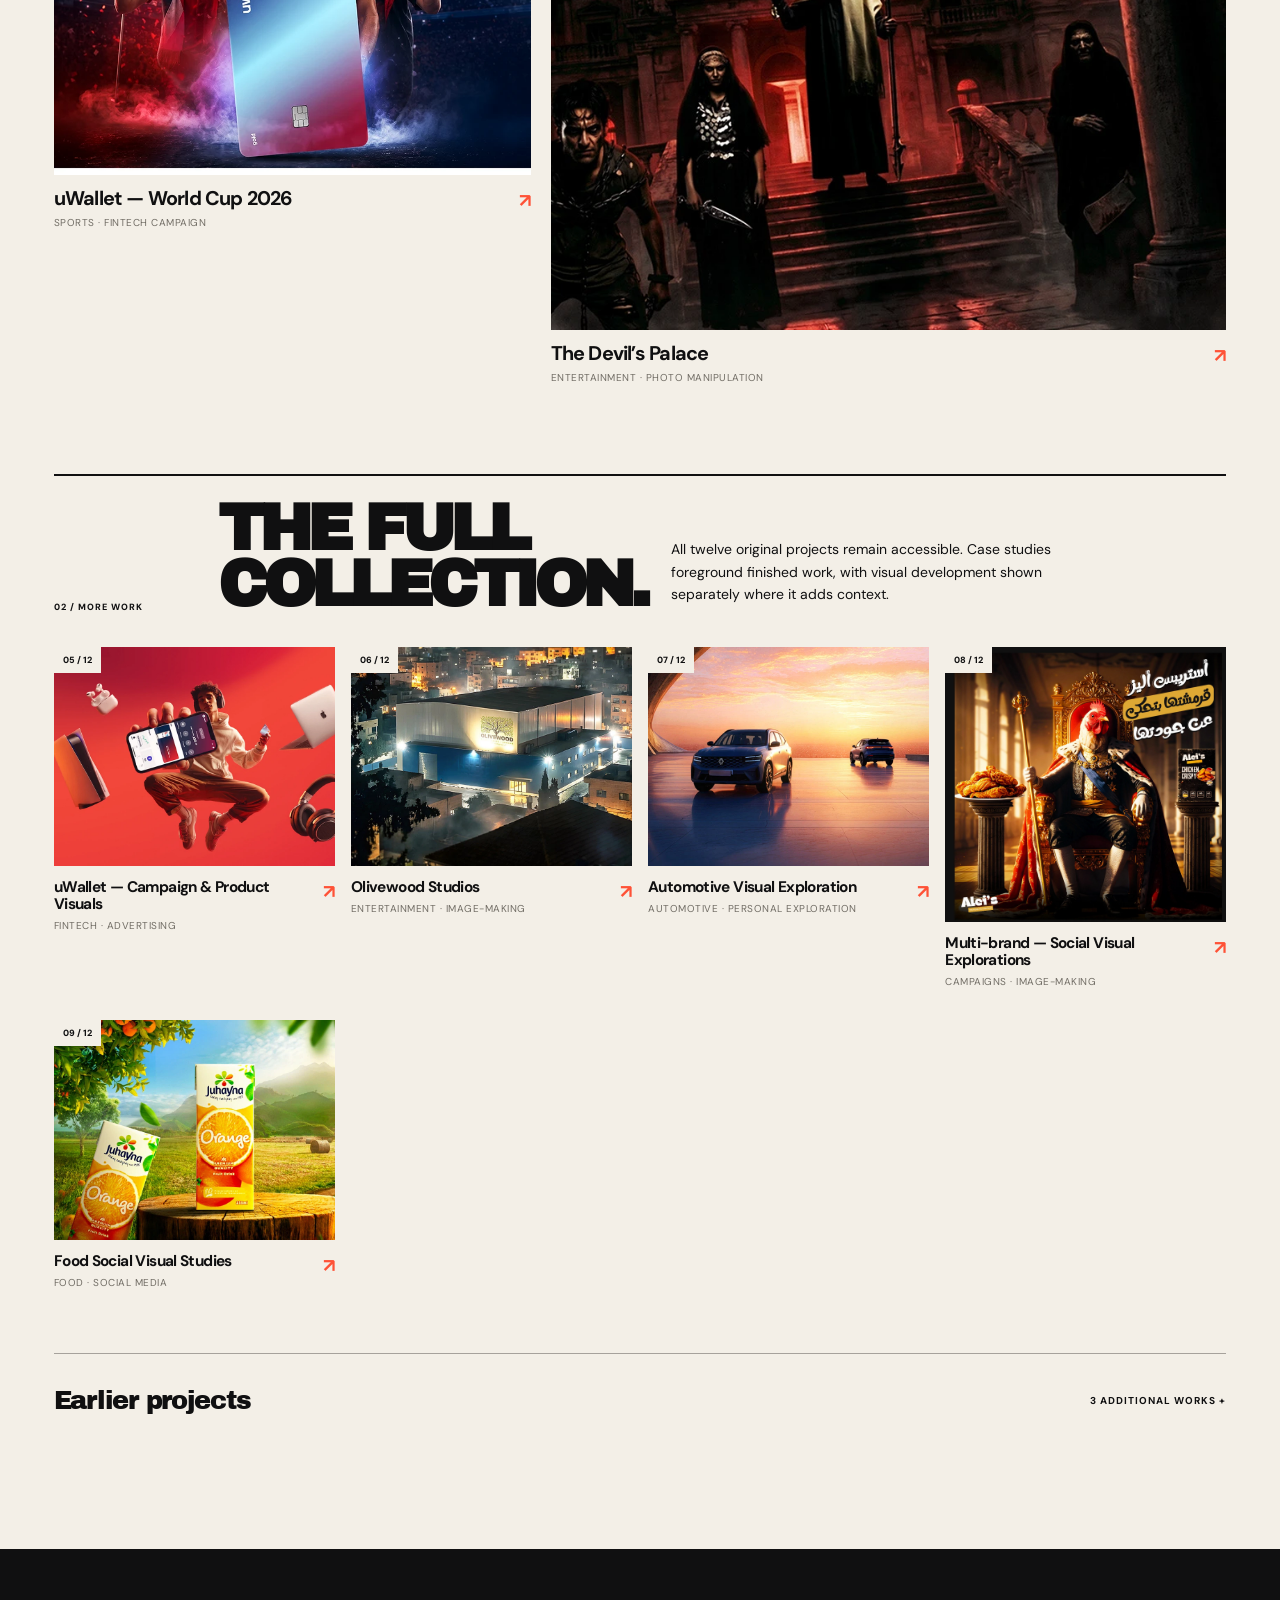
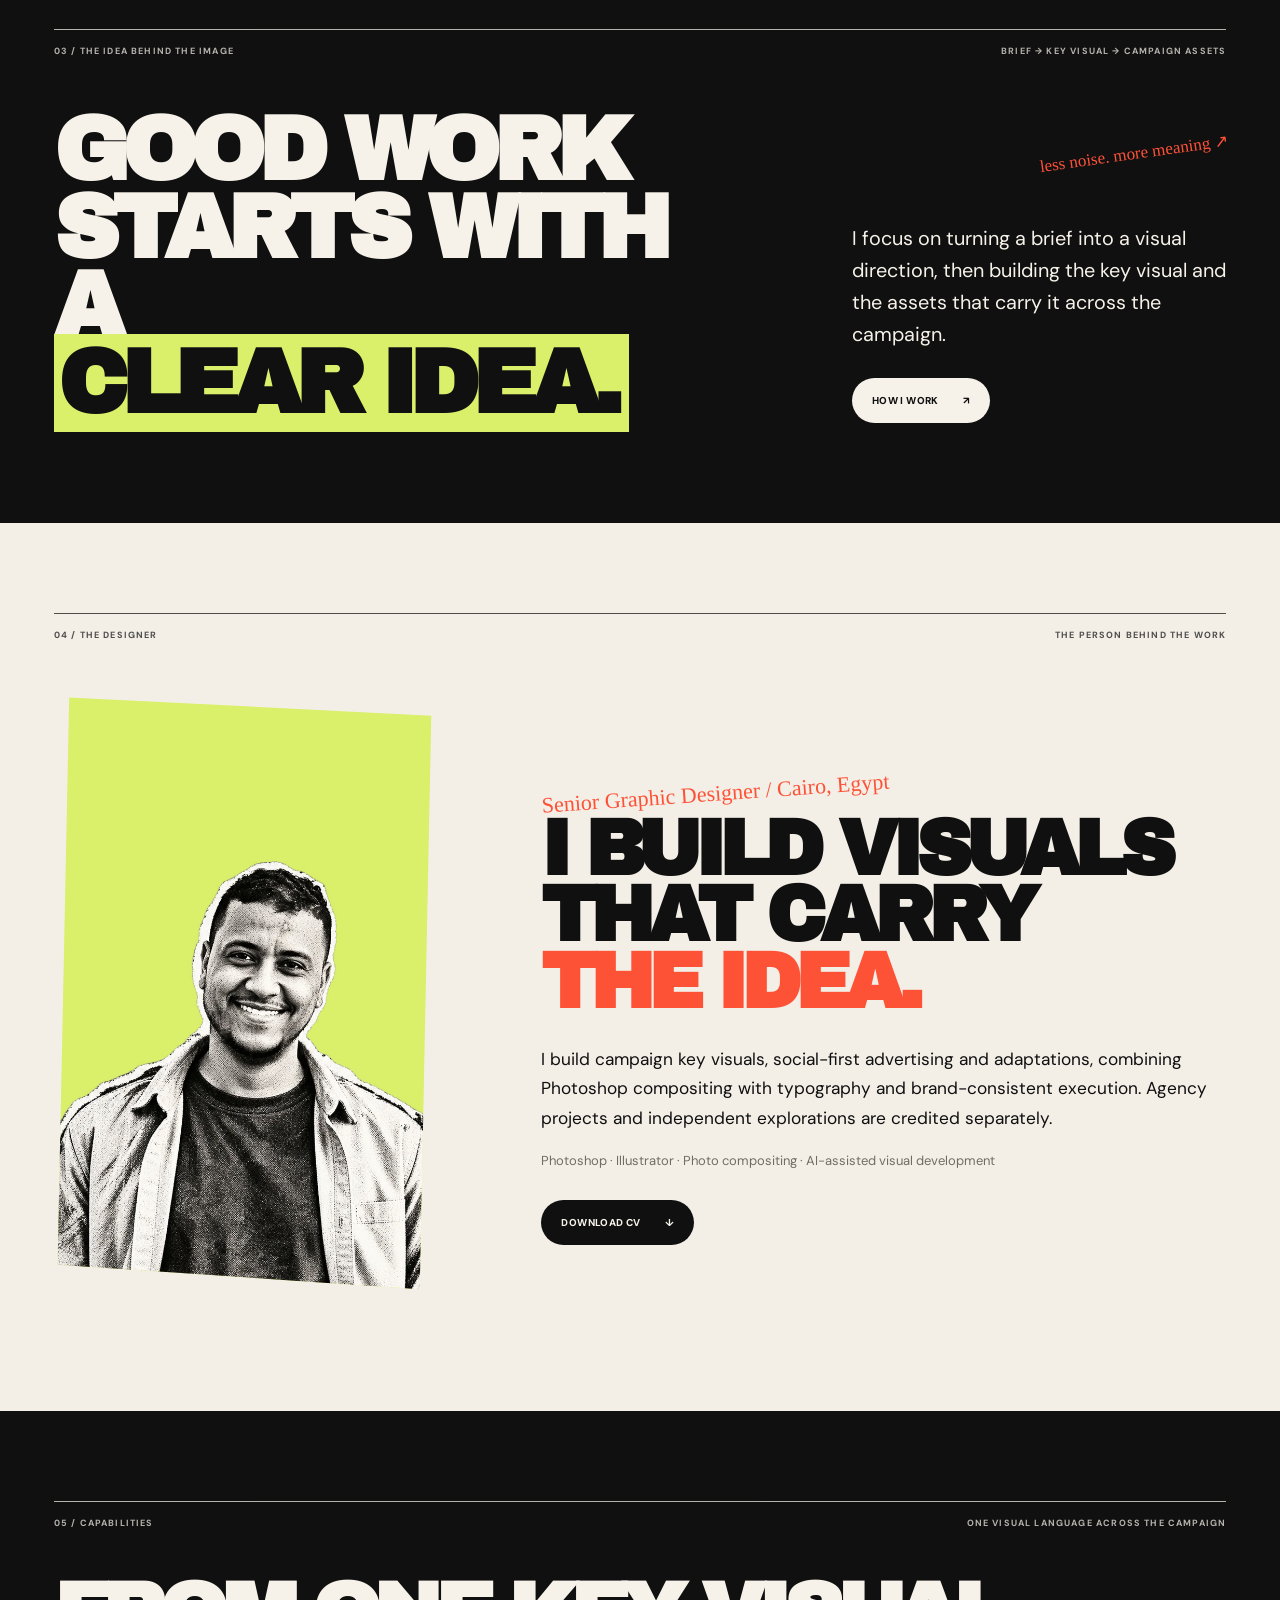
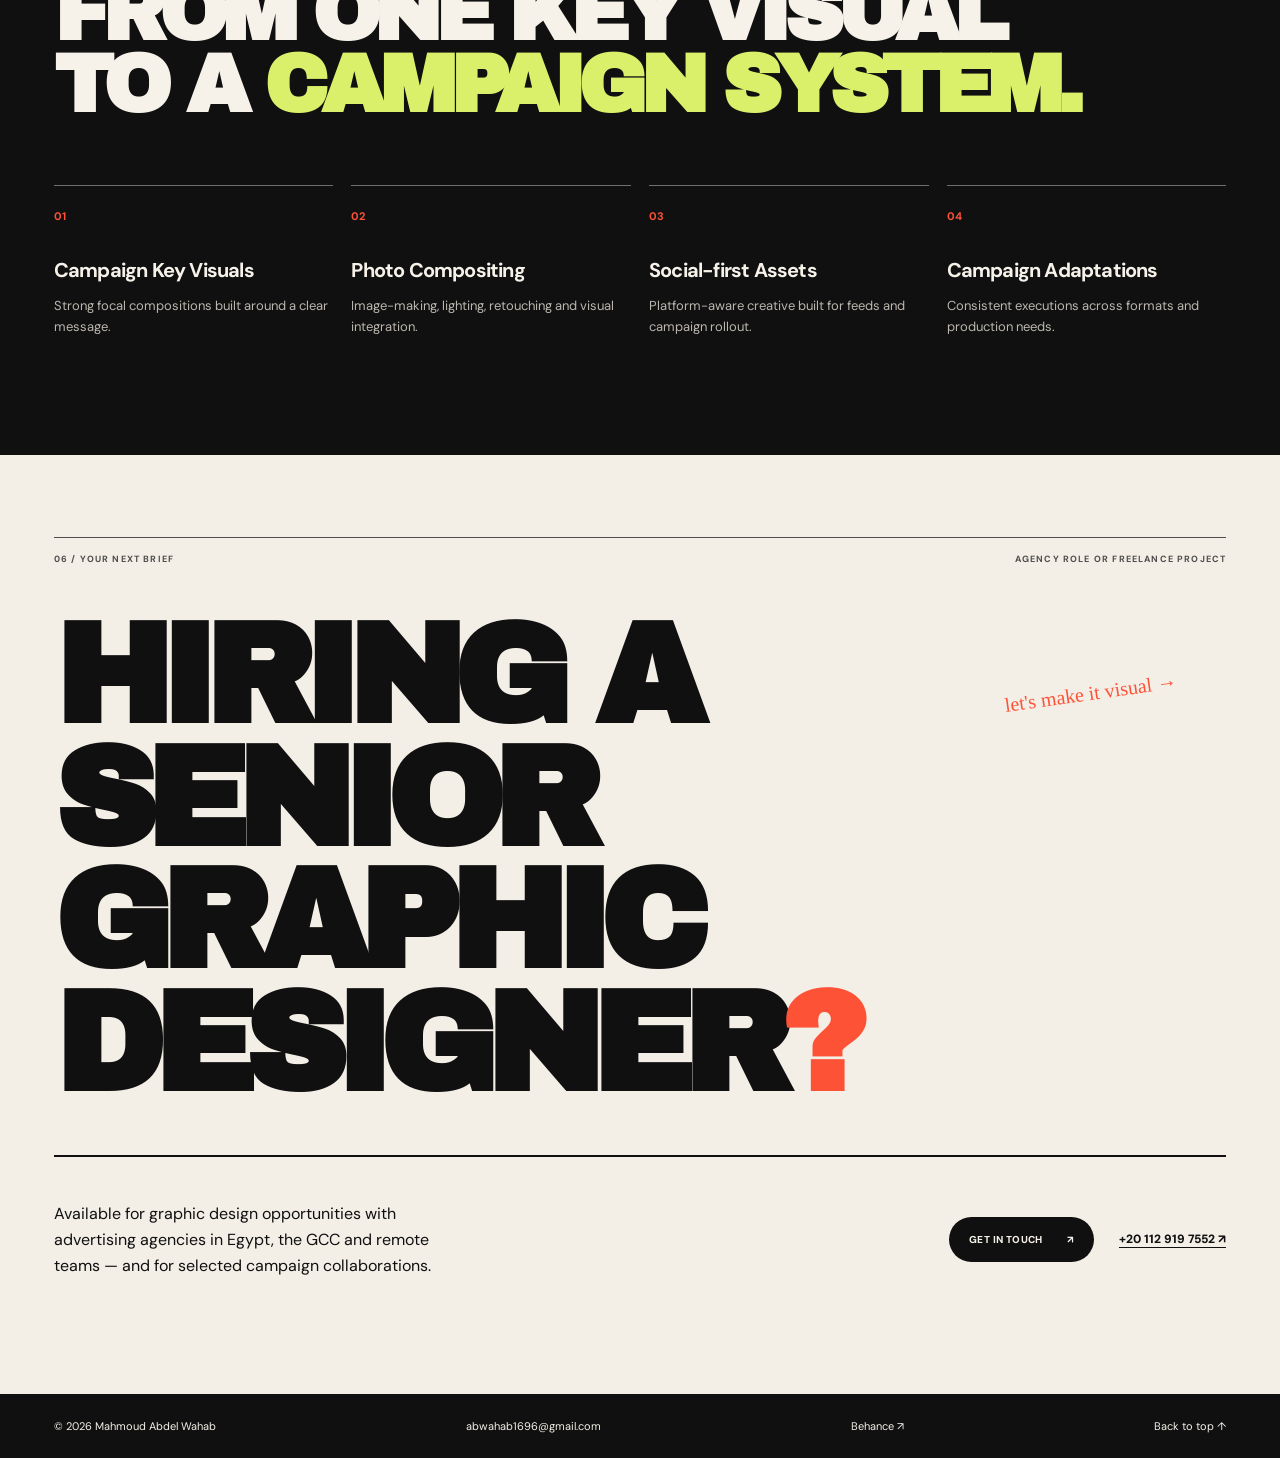
<file: project.html>
<!doctype html><html lang="en"><head><meta charset="utf-8"><meta name="viewport" content="width=device-width,initial-scale=1"><meta http-equiv="refresh" content="0;url=index.html#work"><link rel="canonical" href="https://mahmoud-abd-elwahab.github.io/portfolio/index.html#work"><title>Redirecting — Mahmoud Abdel Wahab</title></head><body><p><a href="index.html#work">Open the complete project →</a></p><script>location.replace('index.html#work')</script></body></html>
</file>
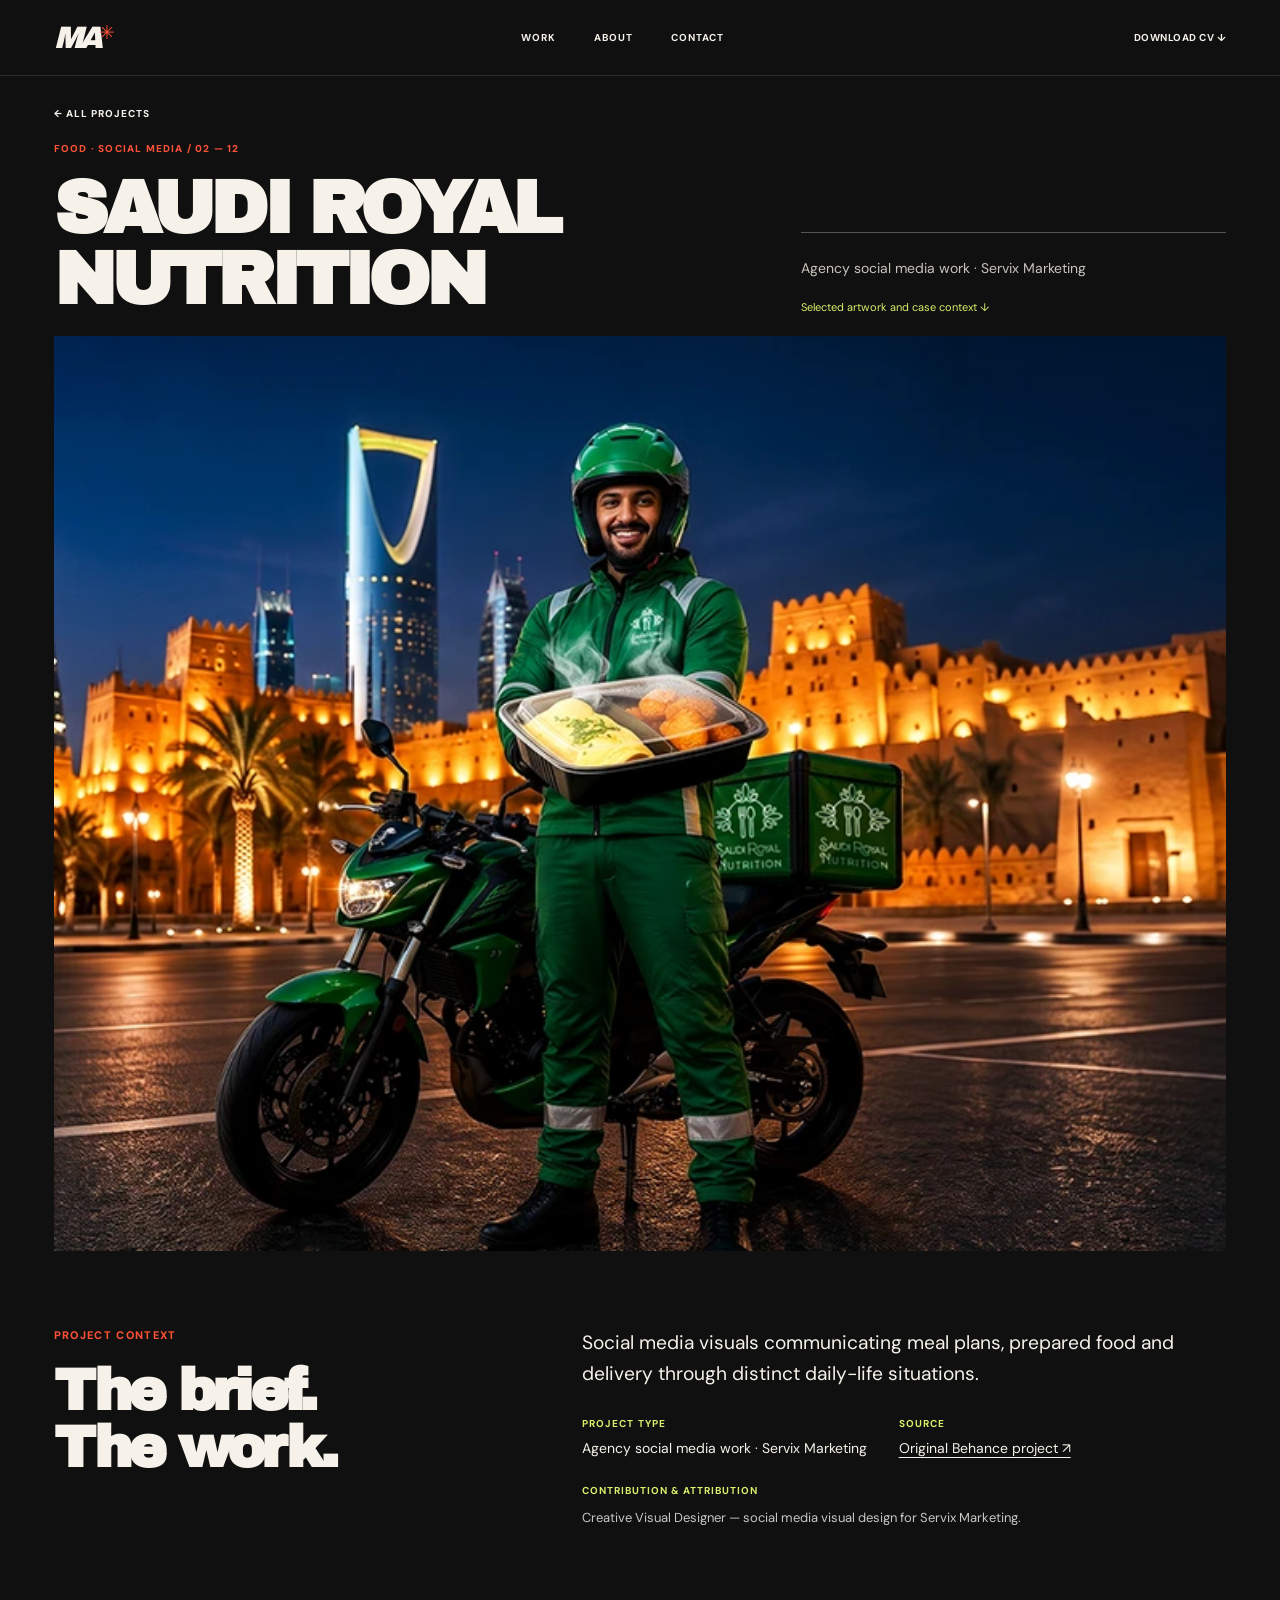
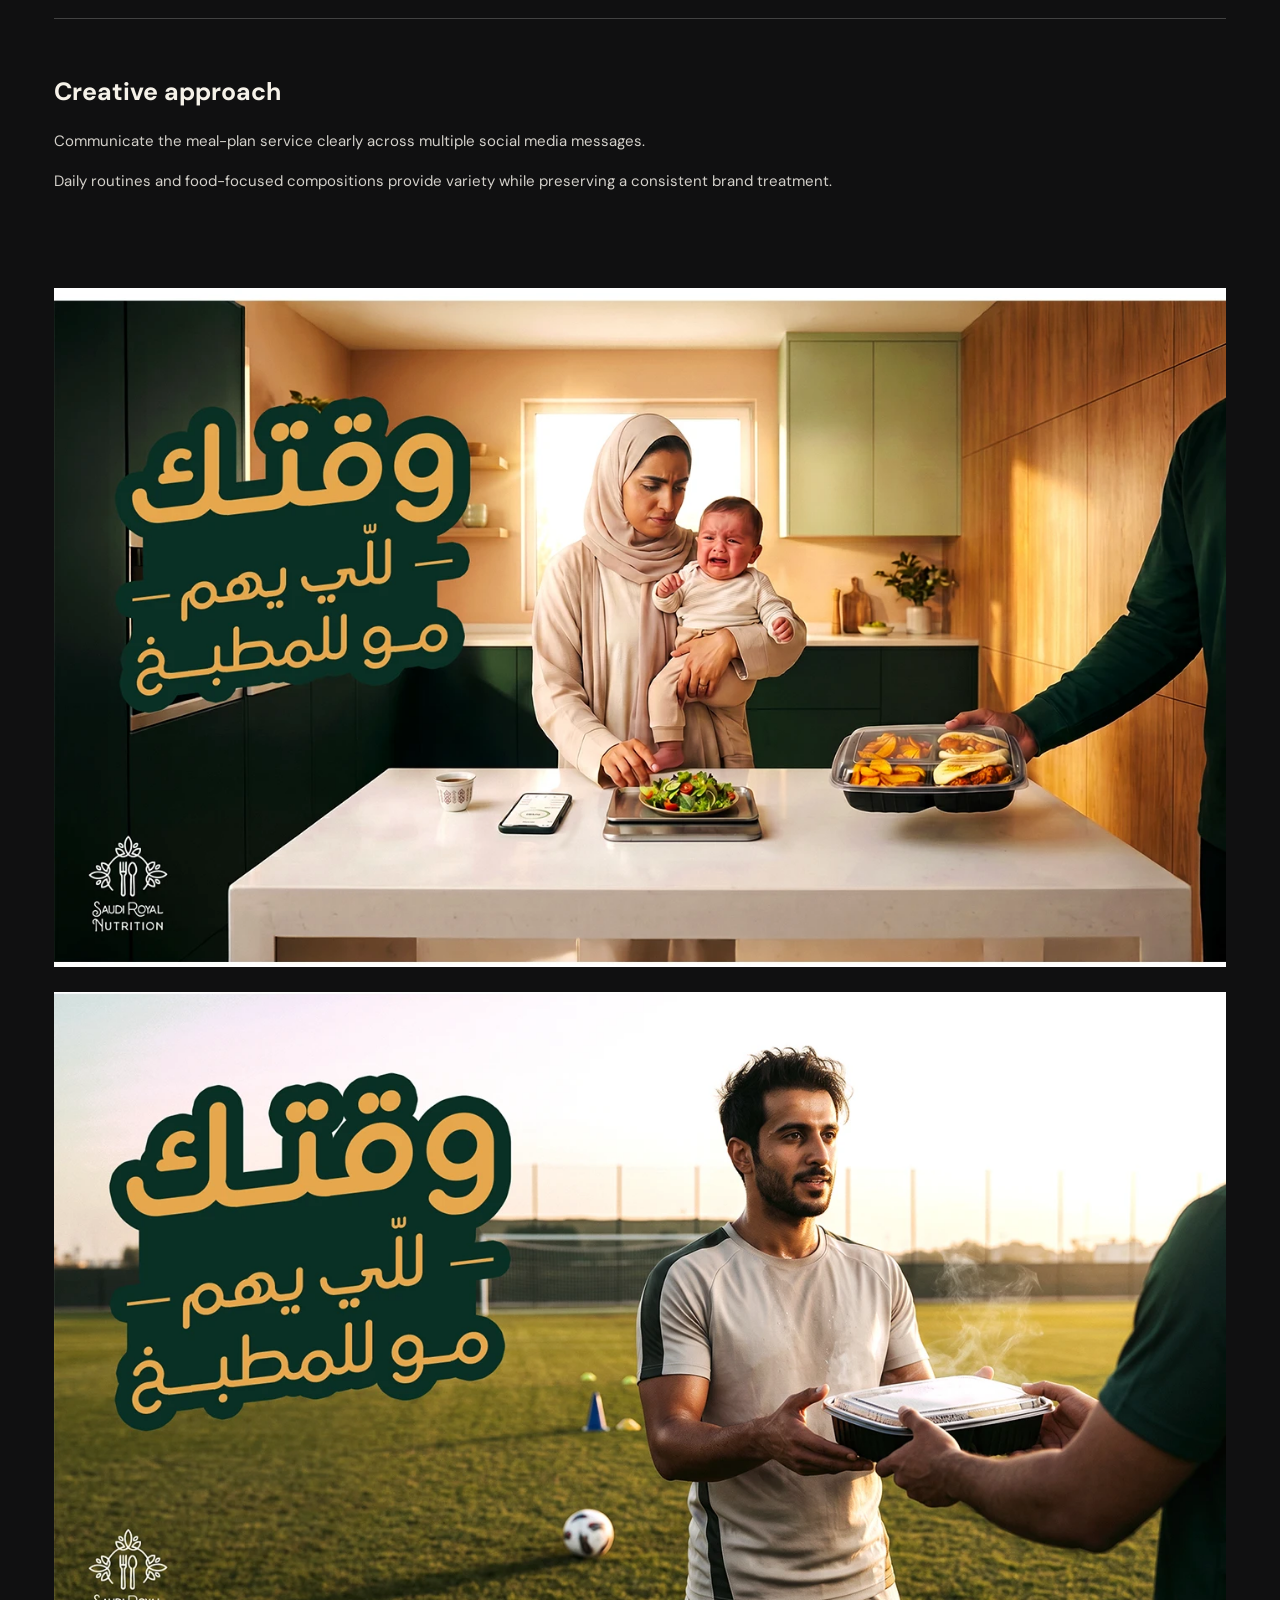
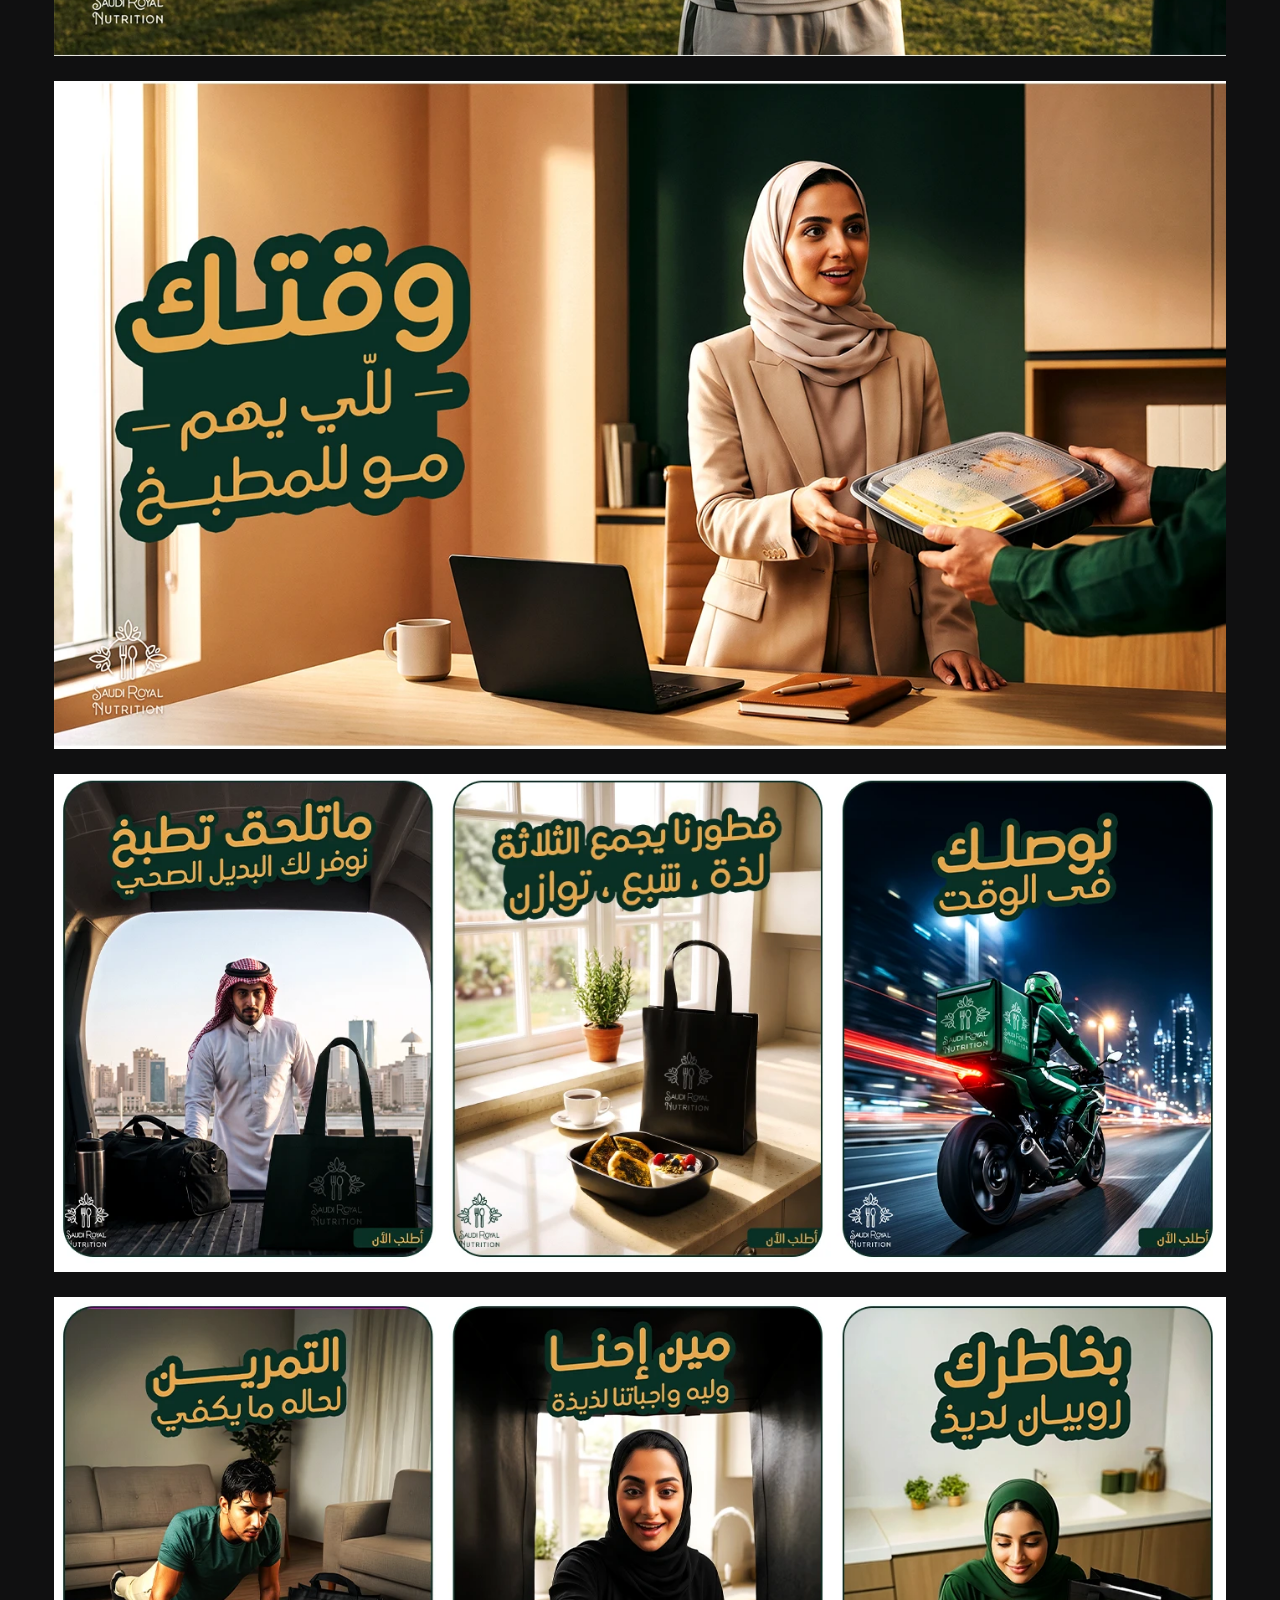
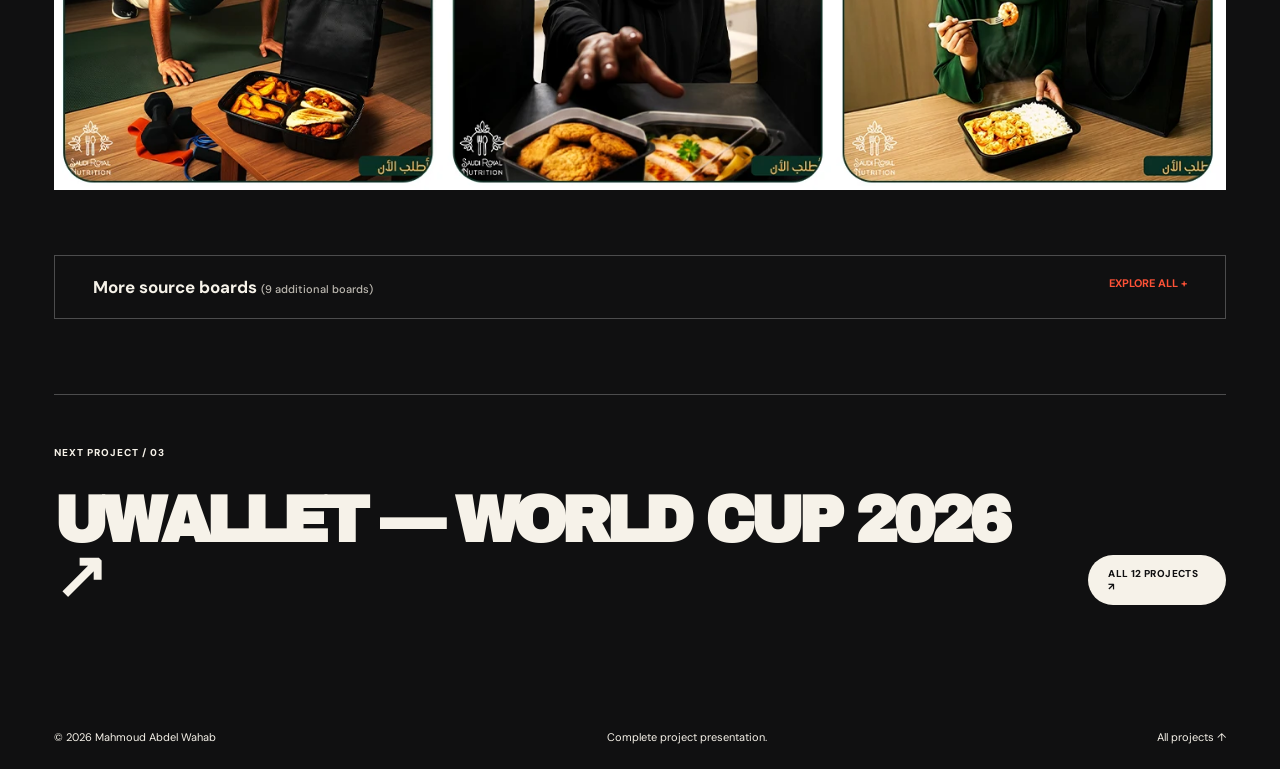
<file: saudi.html>
<!doctype html><html lang="en"><head><meta charset="utf-8"><meta name="viewport" content="width=device-width,initial-scale=1"><meta http-equiv="refresh" content="0;url=case.html?id=saudi"><link rel="canonical" href="https://mahmoud-abd-elwahab.github.io/portfolio/case.html?id=saudi"><title>Redirecting — Mahmoud Abdel Wahab</title></head><body><p><a href="case.html?id=saudi">Open the complete project →</a></p><script>location.replace('case.html?id=saudi')</script></body></html>
</file>
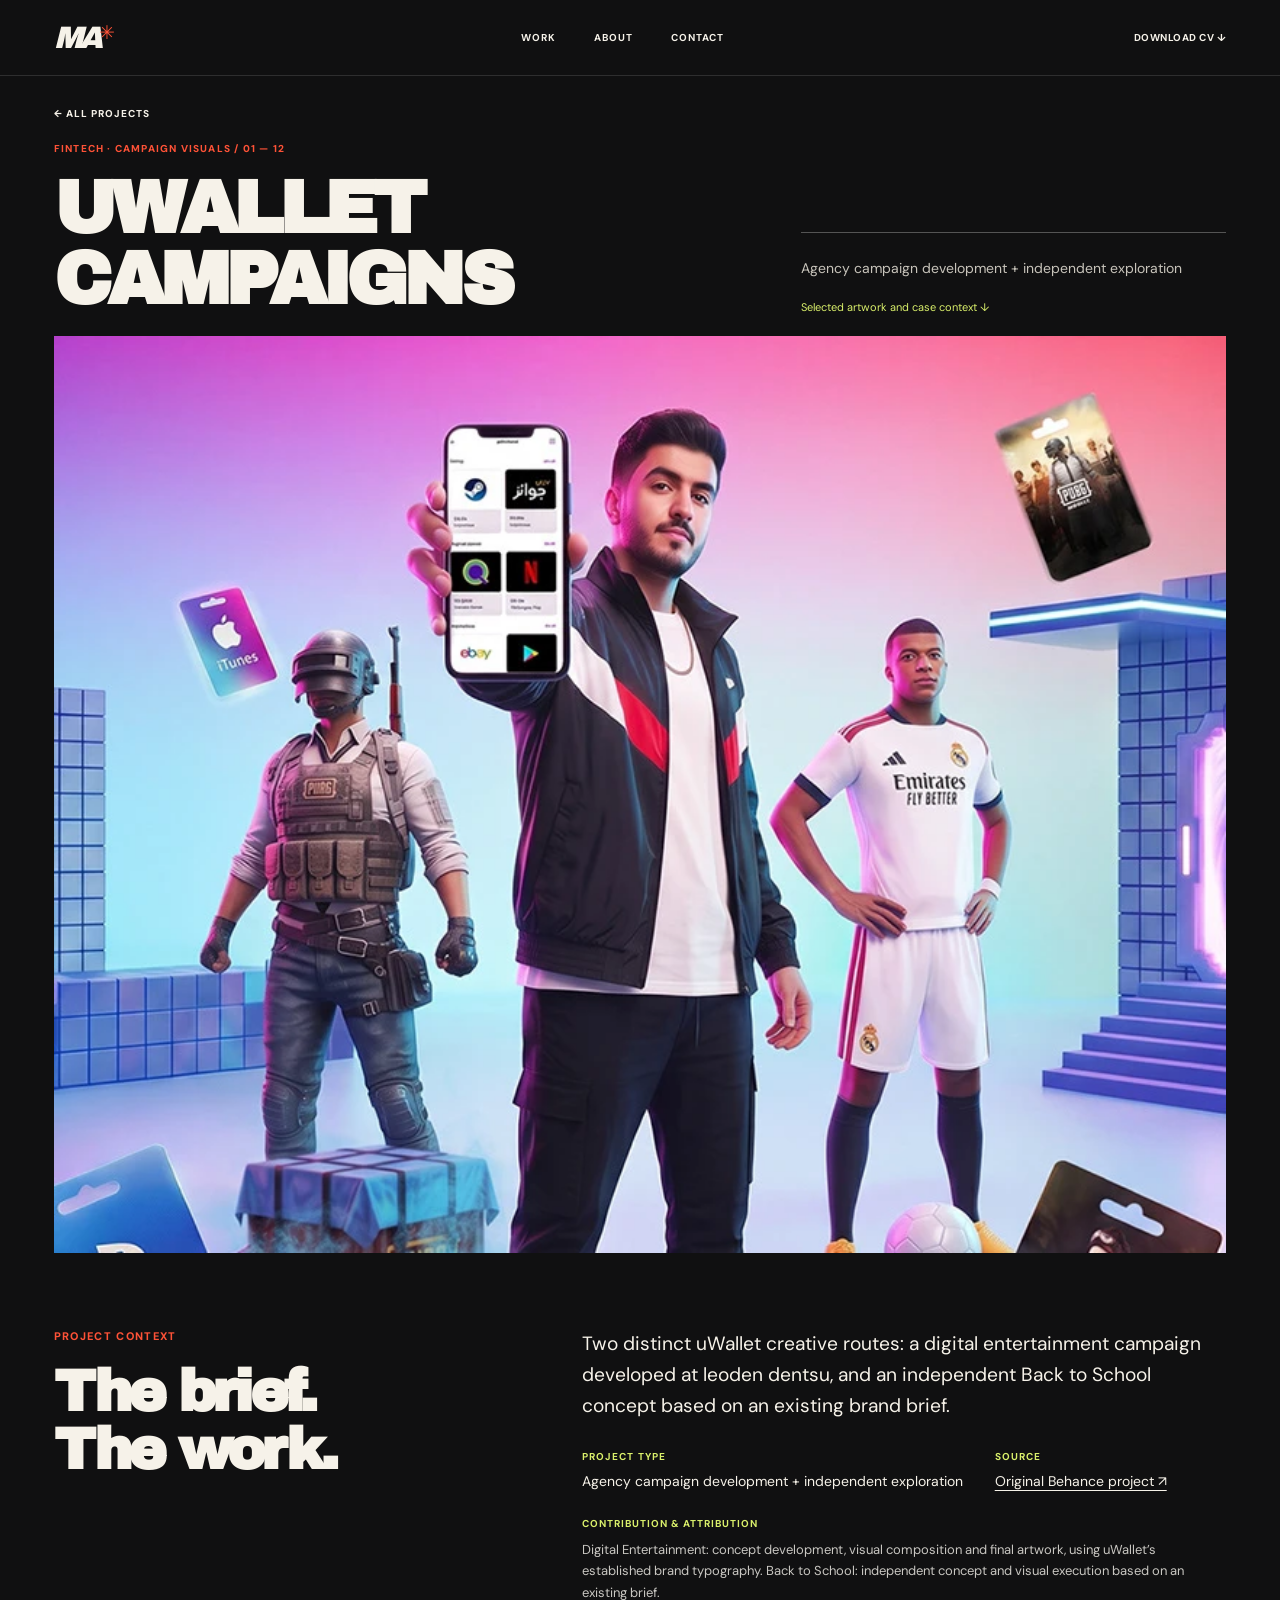
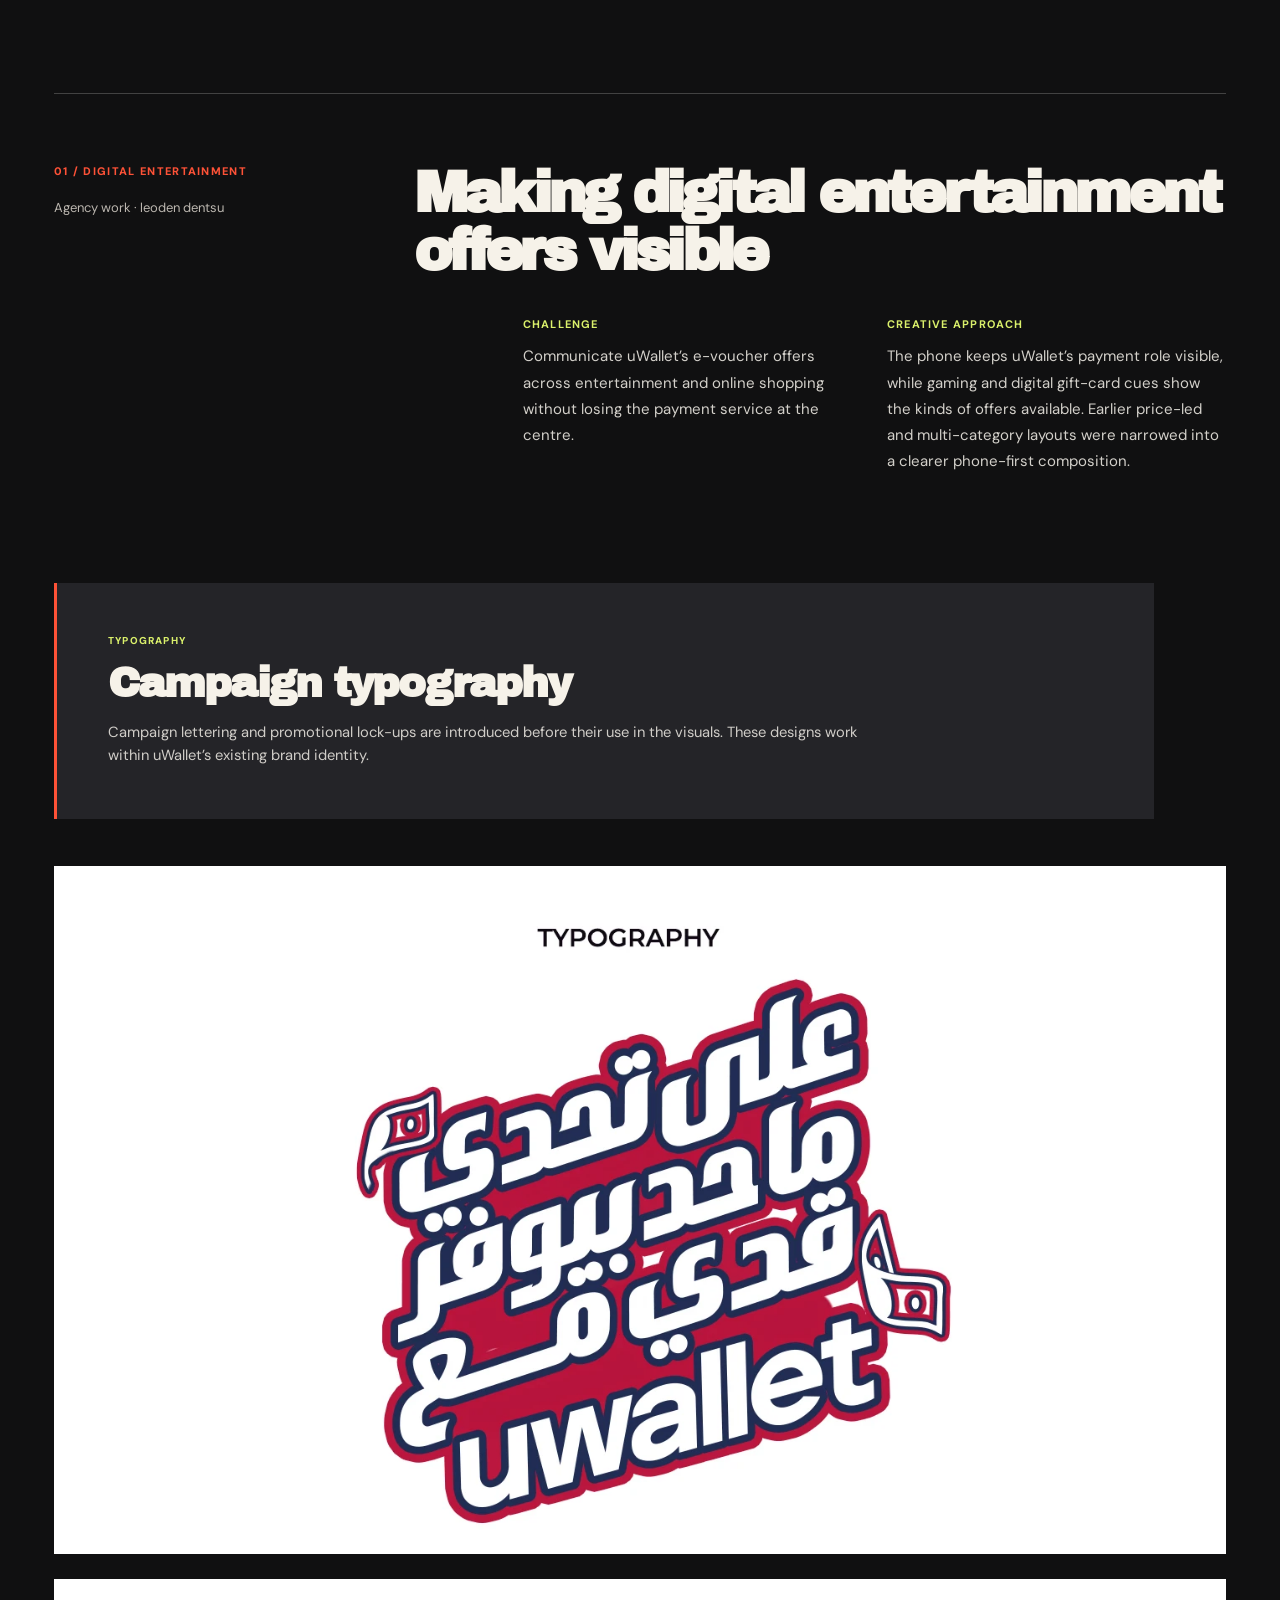
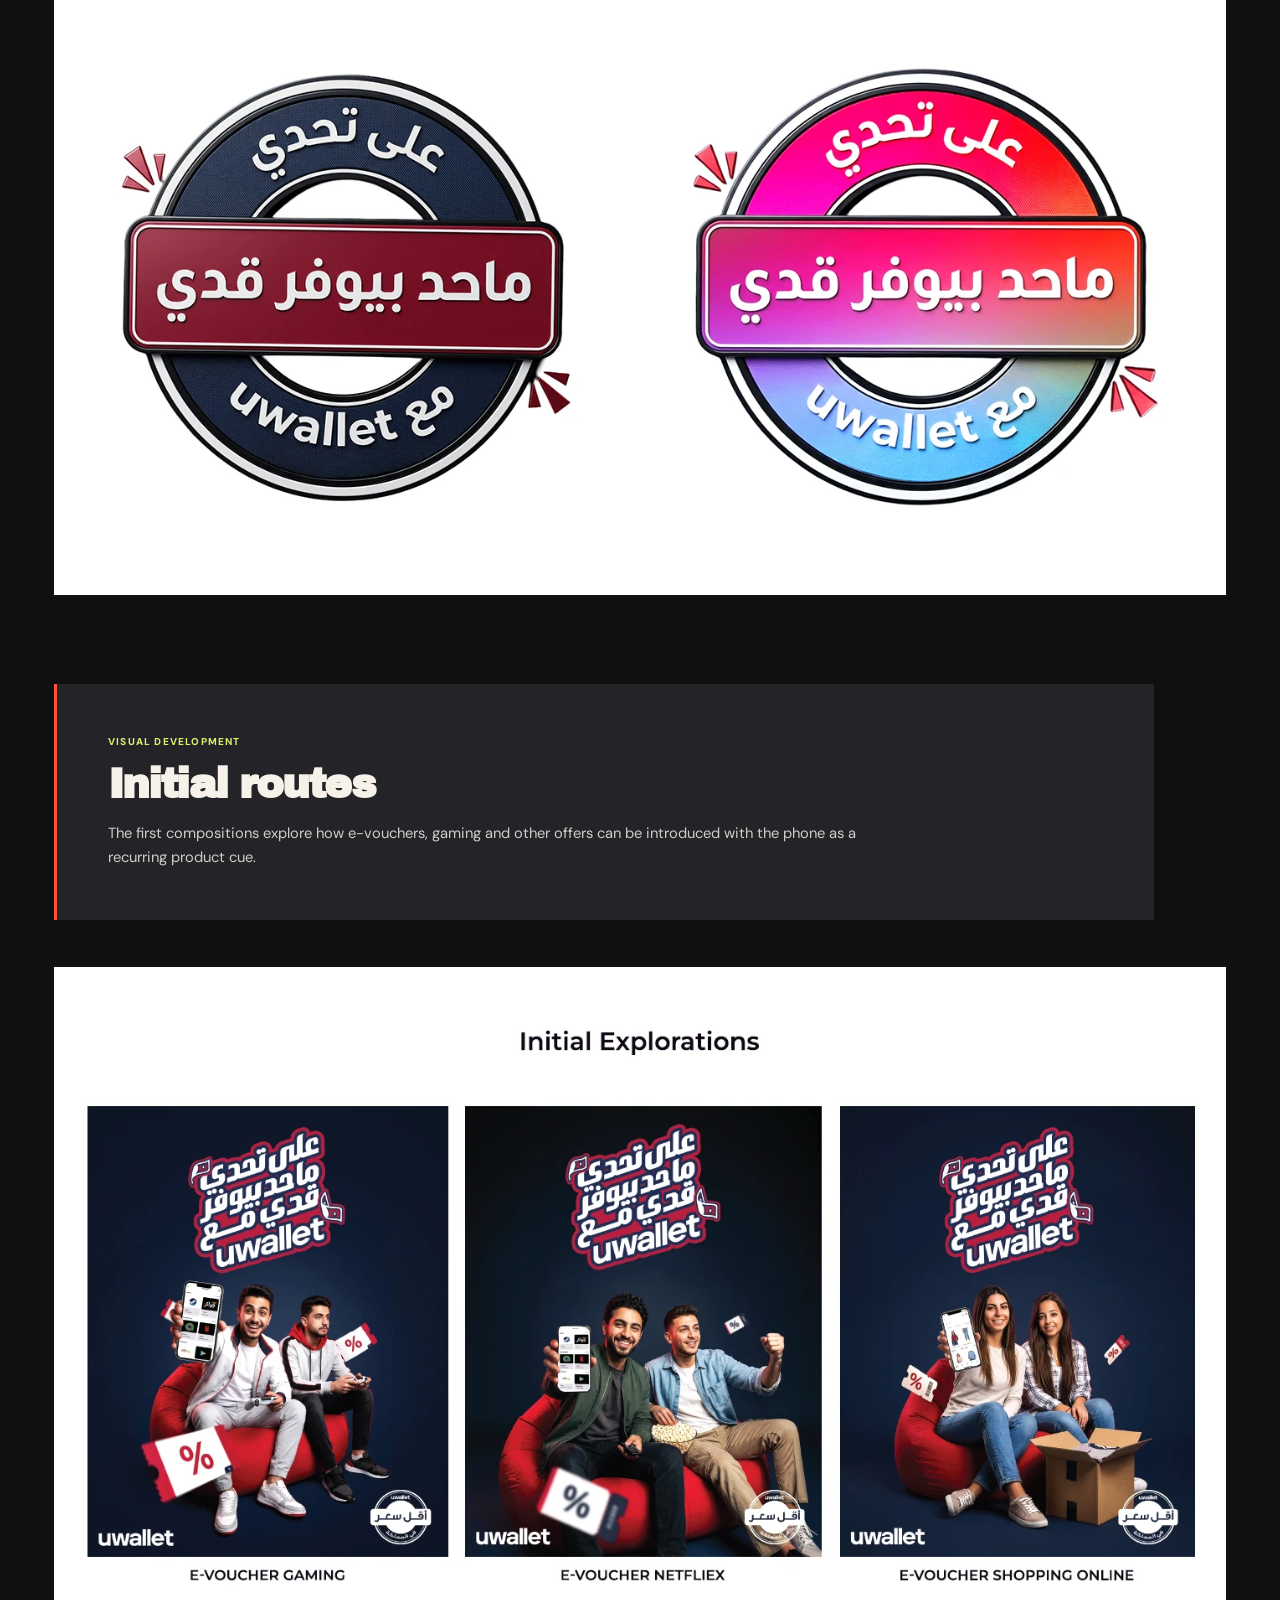
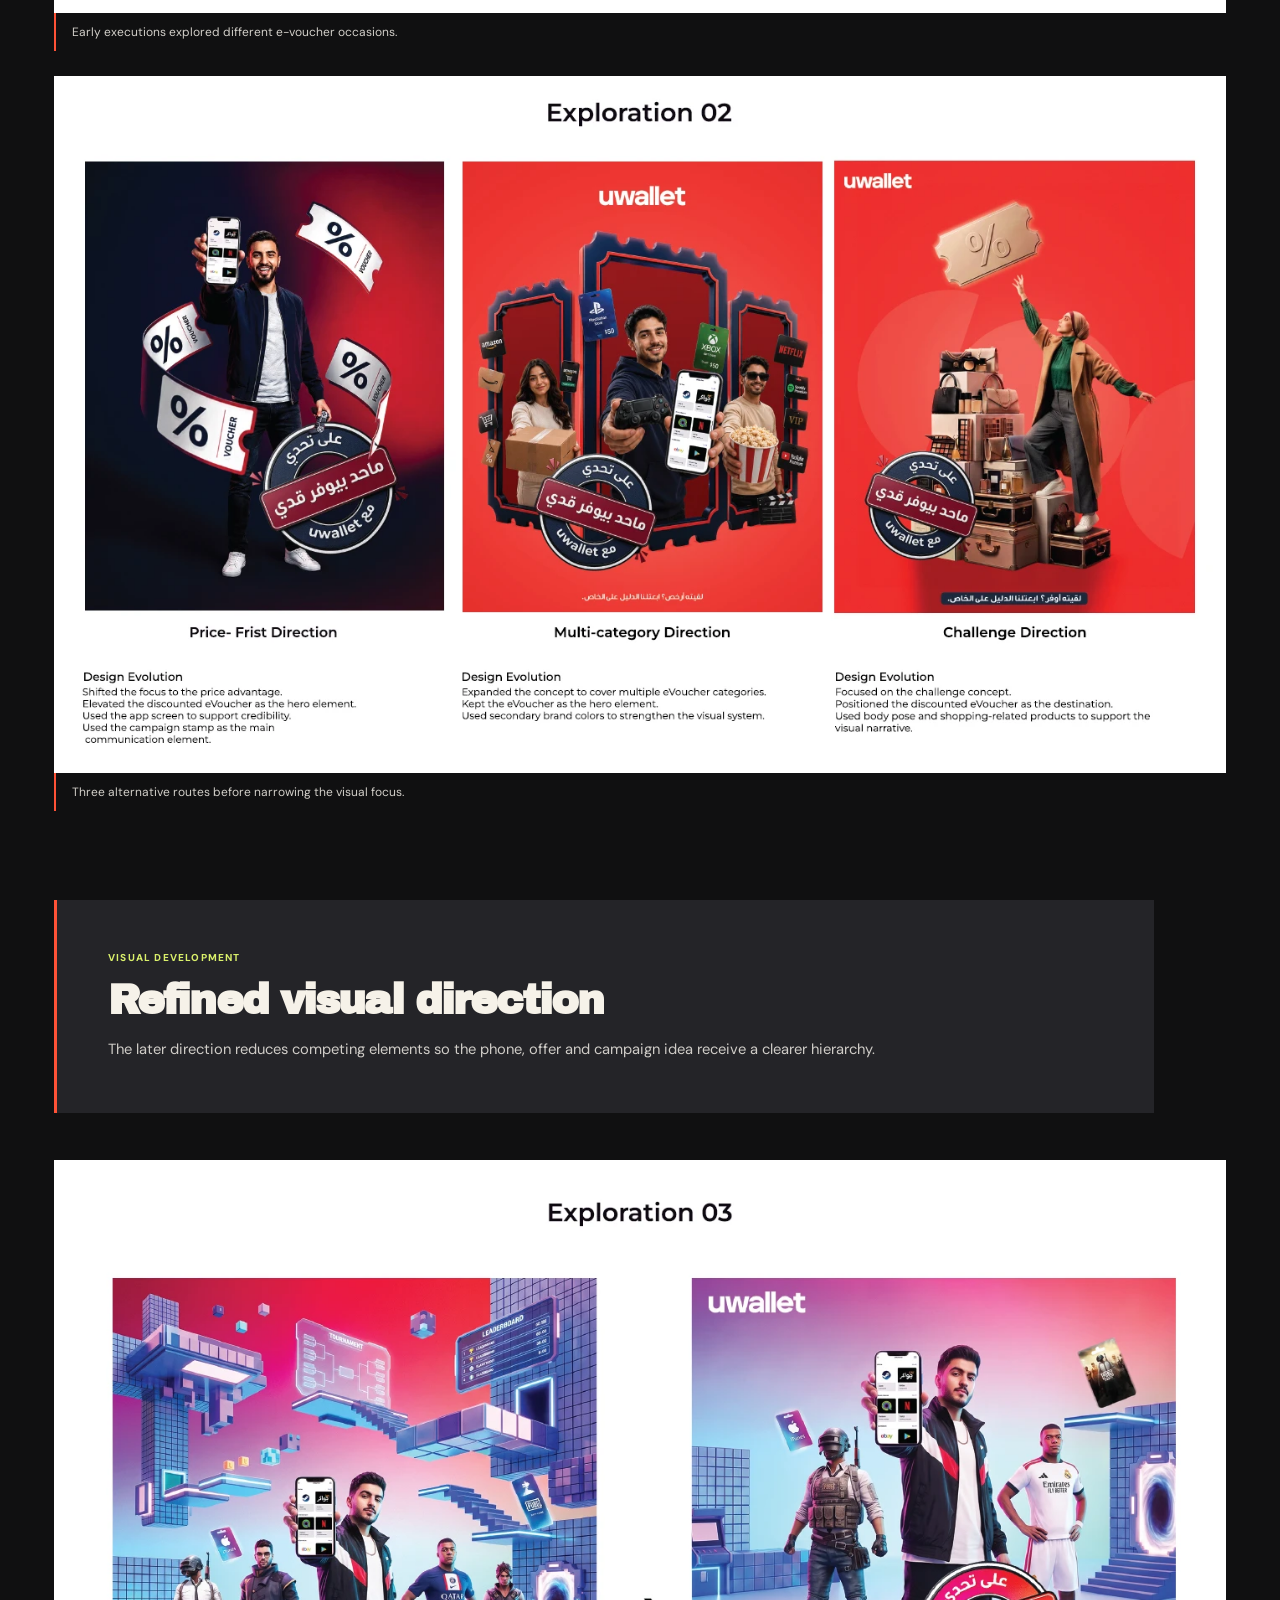
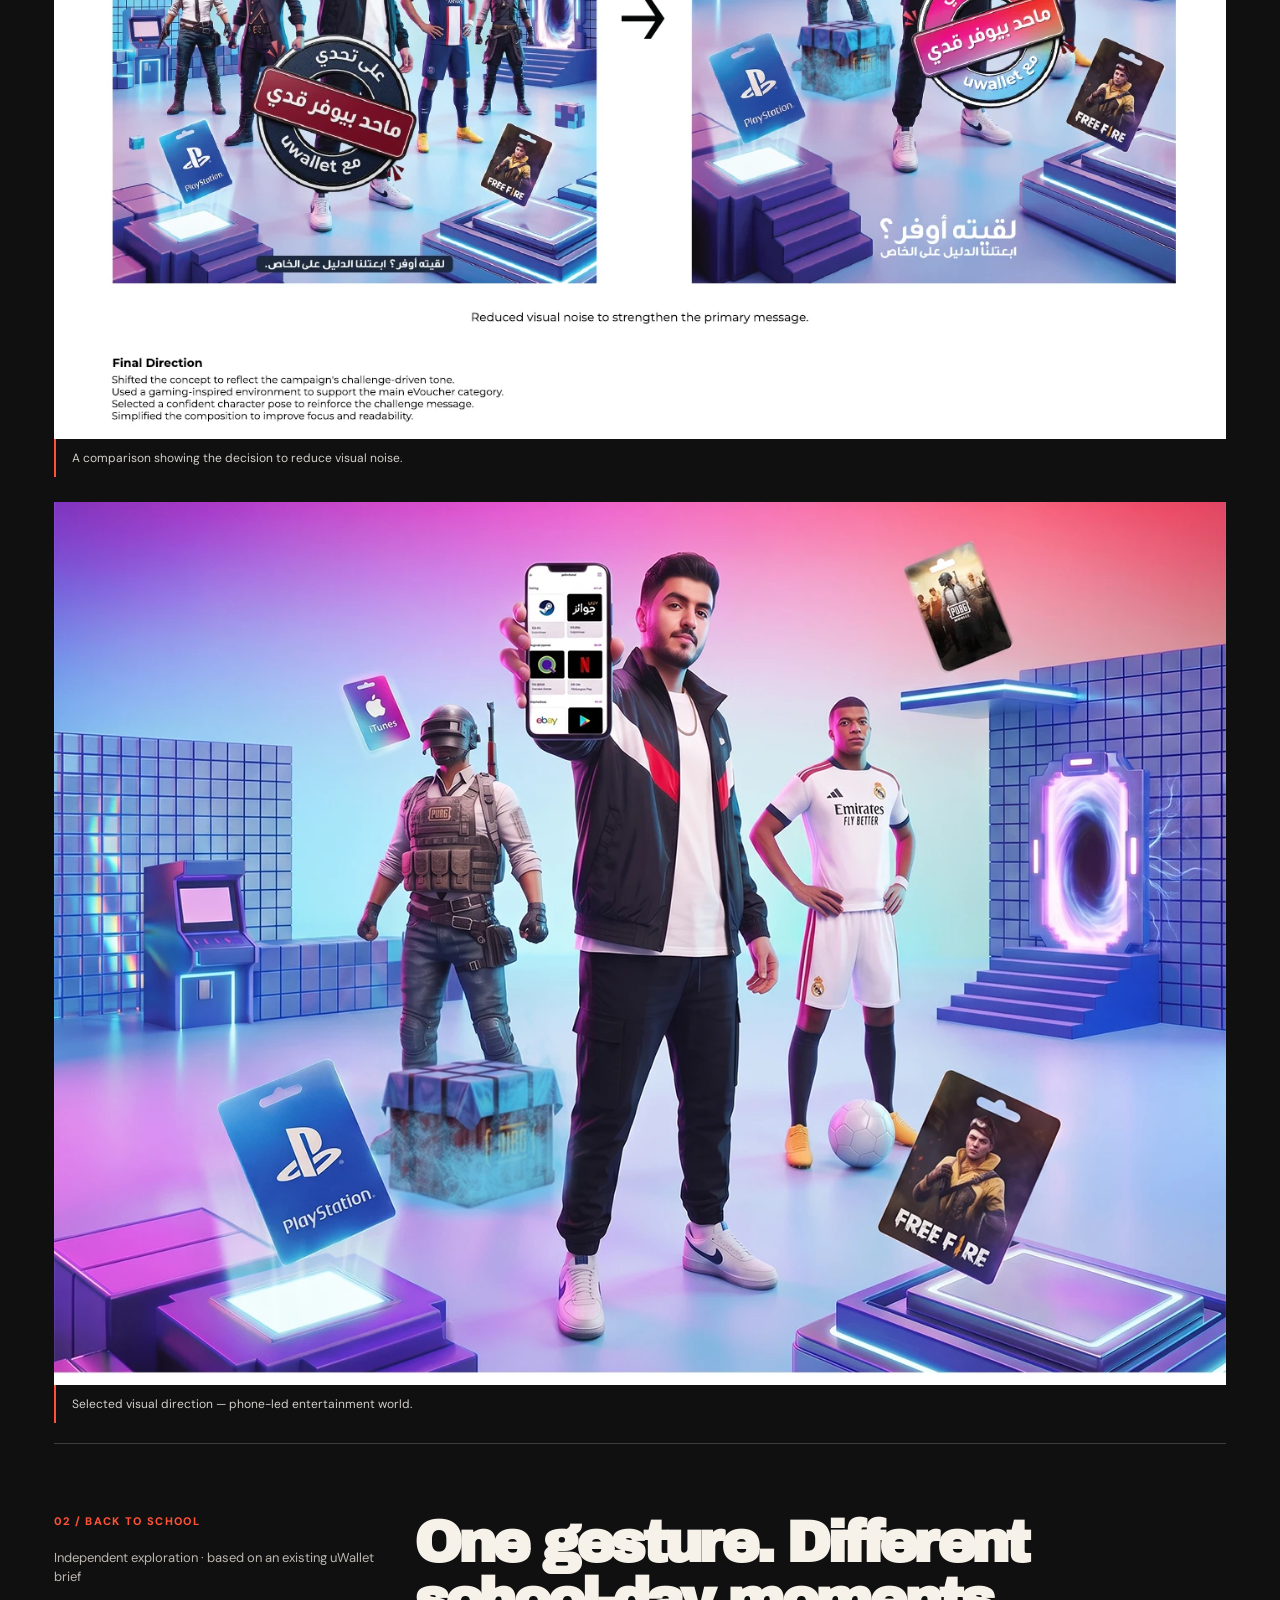
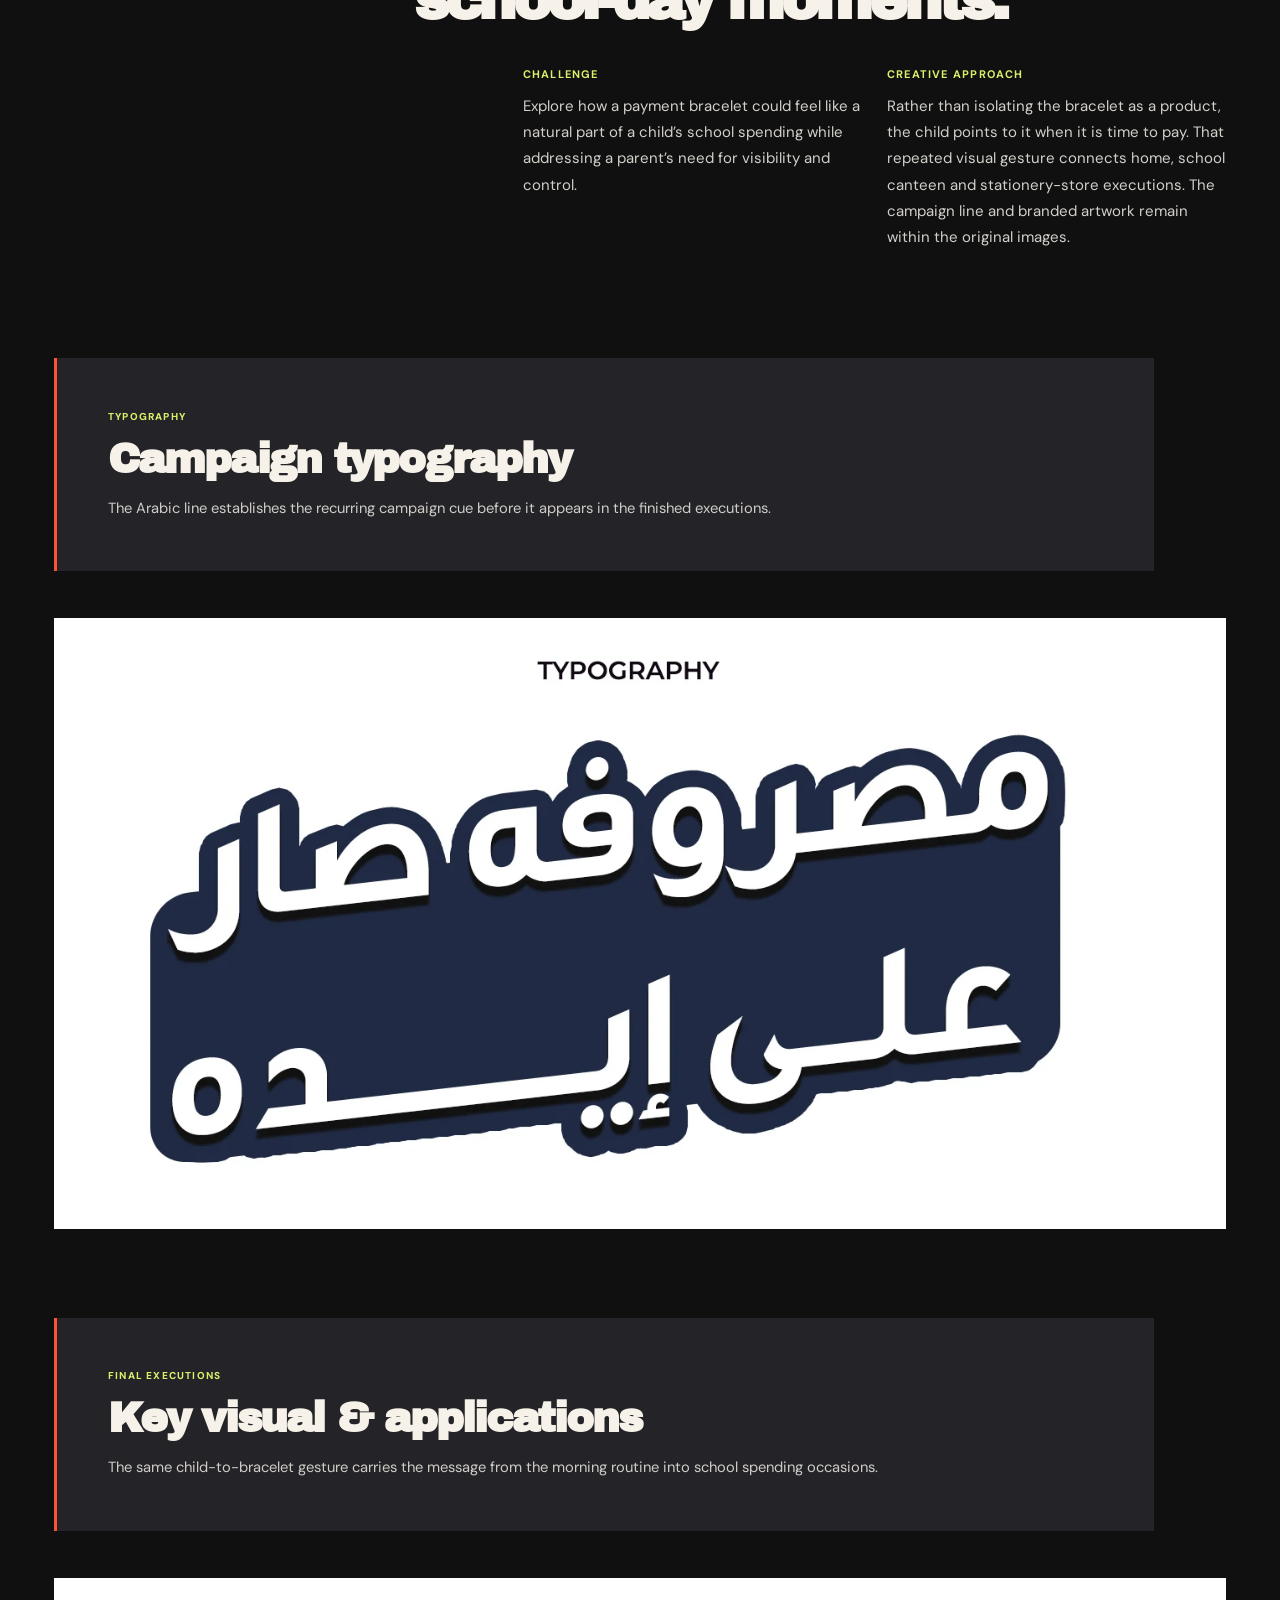
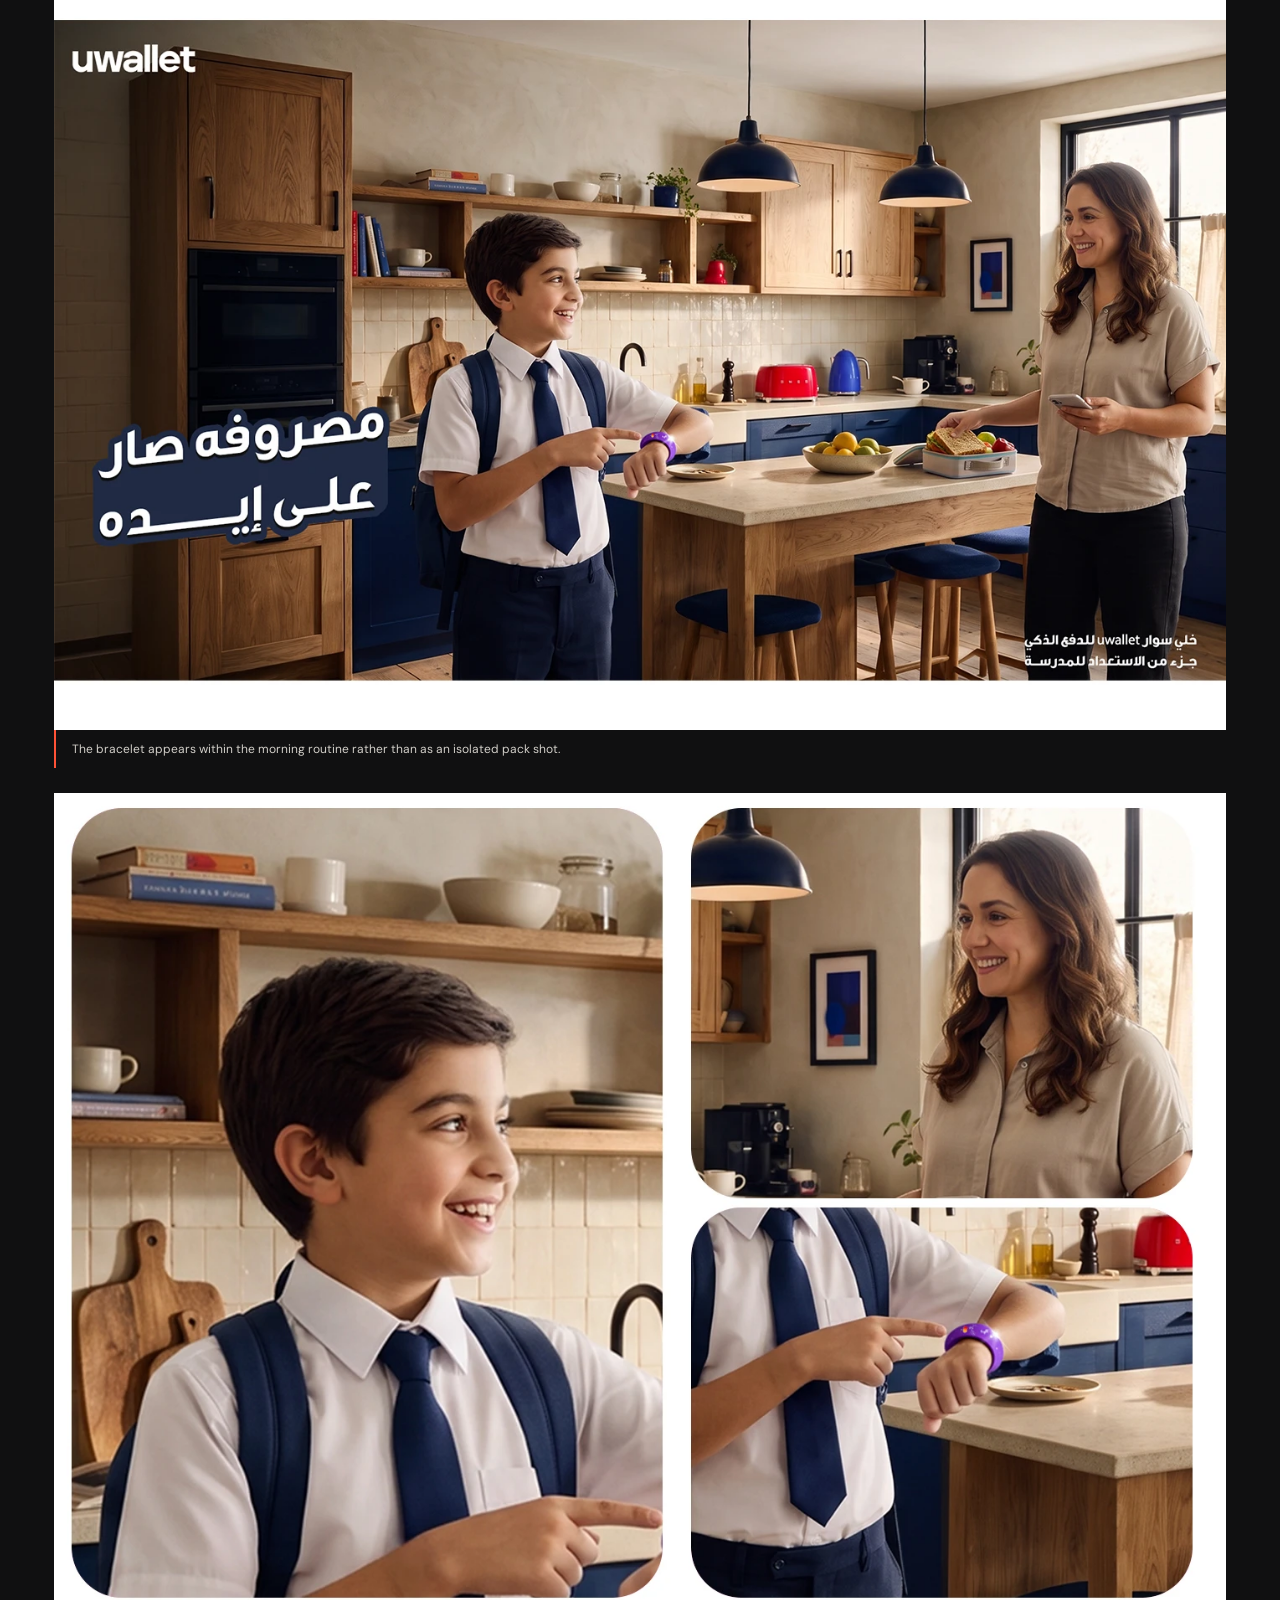
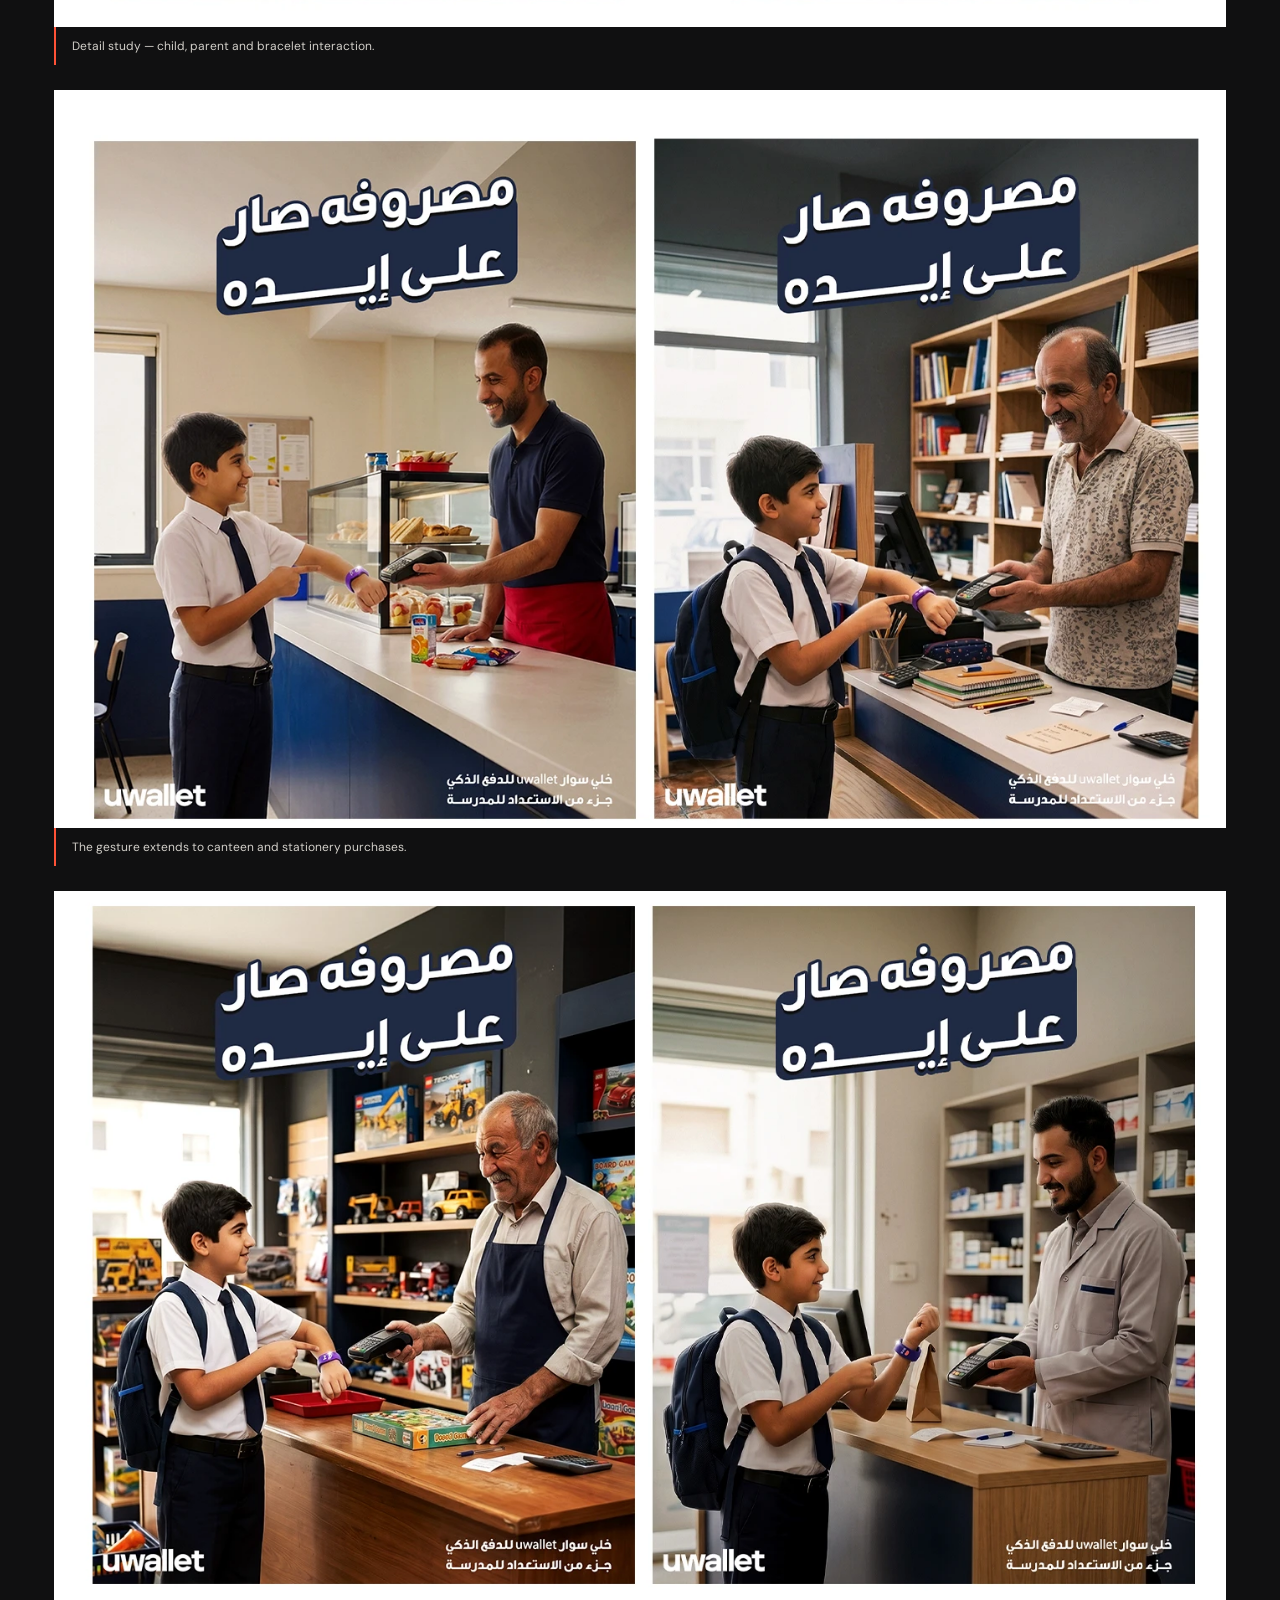
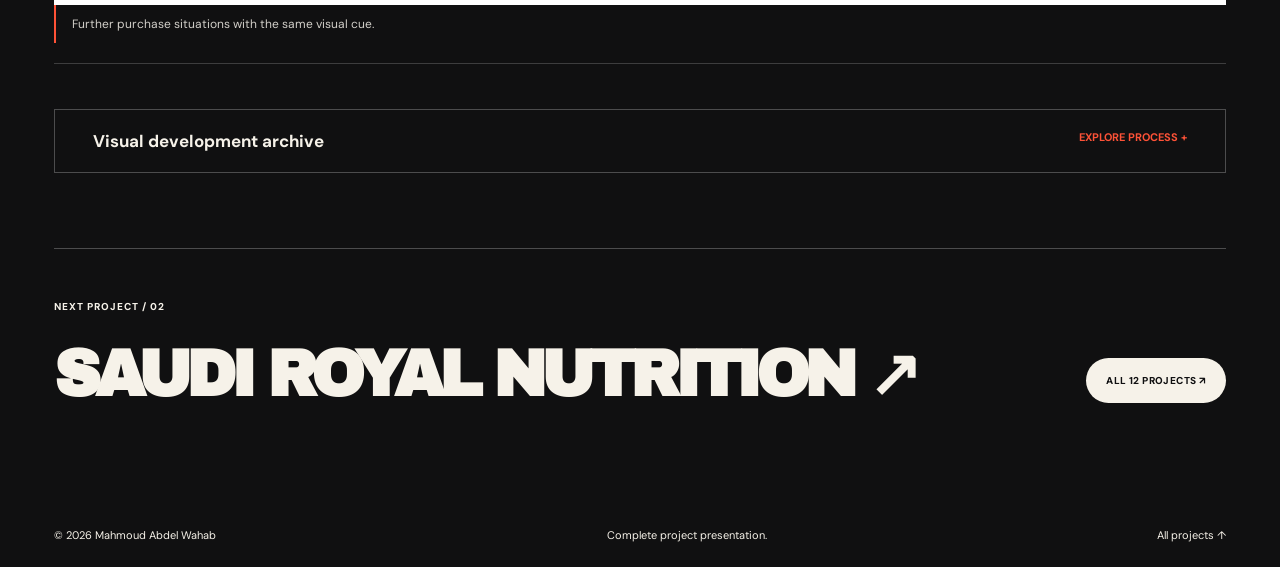
<file: uwallet.html>
<!doctype html><html lang="en"><head><meta charset="utf-8"><meta name="viewport" content="width=device-width,initial-scale=1"><meta http-equiv="refresh" content="0;url=case.html?id=uwallet"><link rel="canonical" href="https://mahmoud-abd-elwahab.github.io/portfolio/case.html?id=uwallet"><title>Redirecting — Mahmoud Abdel Wahab</title></head><body><p><a href="case.html?id=uwallet">Open the complete project →</a></p><script>location.replace('case.html?id=uwallet')</script></body></html>
</file>
<file: portfolio-v3.css>
:root{--ink:#101011;--paper:#f1ede4;--orange:#ff5438;--lime:#dff36c;--white:#f6f2e9;--muted:#716d65;--ease:cubic-bezier(.16,1,.3,1)}
*,*::before,*::after{box-sizing:border-box}html{scroll-behavior:smooth;scroll-padding-top:78px}body{margin:0;background:var(--paper);color:var(--ink);font-family:'DM Sans',Arial,sans-serif;-webkit-font-smoothing:antialiased}body.is-menu-open{overflow:hidden}img{display:block;max-width:100%}a{color:inherit;text-decoration:none}button{font:inherit;cursor:pointer}a:focus-visible,button:focus-visible{outline:3px solid var(--orange);outline-offset:4px}.display{font-family:'Archivo Black',Impact,'Arial Black',sans-serif;font-weight:900;line-height:.87;letter-spacing:-.078em;text-transform:uppercase}.handnote{font-family:'Permanent Marker','Comic Sans MS',cursive;font-weight:400;line-height:1.15}.paper{background:var(--paper)}.dark{background:var(--ink);color:var(--white)}.skip-link{position:fixed;left:18px;top:-80px;z-index:500;background:var(--lime);padding:12px 16px;font-weight:700}.skip-link:focus{top:10px}#scroll-progress{position:fixed;left:0;top:0;height:3px;width:0;background:var(--orange);z-index:500}
.site-header{height:76px;padding:0 clamp(20px,4.2vw,68px);display:flex;align-items:center;justify-content:space-between;gap:24px;border-bottom:1px solid #17171726;background:var(--paper);position:relative;z-index:50}.monogram{font-family:'Archivo Black',sans-serif;font-size:31px;font-style:italic;letter-spacing:-.12em}.monogram span{font-style:normal;color:var(--orange);font-size:19px;vertical-align:top}.header-links{display:flex;gap:clamp(18px,3vw,46px);align-items:center;font-size:10px;font-weight:700;letter-spacing:.09em;text-transform:uppercase}.header-links a,.mini-cv{transition:color .2s}.header-links a:hover,.mini-cv:hover{color:var(--orange)}.nav-end{display:flex;align-items:center;gap:18px}.mini-cv{font-size:10px;font-weight:700;letter-spacing:.05em;text-transform:uppercase;white-space:nowrap}.menu-toggle{display:none;border:0;background:transparent;padding:8px}.menu-toggle span{display:block;width:25px;height:2px;background:currentColor;margin:5px}.dark-header{background:var(--ink);color:var(--white);border-color:#ffffff20;position:sticky;top:0}.dark-header .menu-toggle span{background:var(--white)}
.paper-noise{position:absolute;inset:0;pointer-events:none;opacity:.18;background-image:url("data:image/svg+xml,%3Csvg xmlns='http://www.w3.org/2000/svg' width='160' height='160'%3E%3Cfilter id='n'%3E%3CfeTurbulence type='fractalNoise' baseFrequency='.72' numOctaves='3'/%3E%3C/filter%3E%3Crect width='100%25' height='100%25' filter='url(%23n)' opacity='.12'/%3E%3C/svg%3E")}.hero{min-height:calc(100vh - 76px);padding:clamp(44px,6vh,80px) clamp(22px,4.2vw,68px) 24px;display:grid;grid-template-columns:minmax(0,1.02fr) minmax(380px,.98fr);grid-template-rows:1fr auto;column-gap:clamp(28px,5vw,84px);position:relative;overflow:hidden}.hero-copy{align-self:center;position:relative;z-index:4;max-width:820px}.identity{font-size:10px;font-weight:800;line-height:1.45;letter-spacing:.12em;margin:0 0 27px}.identity span{font-weight:600;color:#55514a}.hero-title{font-size:clamp(72px,9.3vw,158px);margin:0;position:relative}.hero-title>span{display:block}.hero-title em{display:block;color:var(--orange);font-family:'Permanent Marker',cursive;font-style:normal;font-weight:400;font-size:.55em;letter-spacing:-.04em;transform:rotate(-5deg);margin:.08em 0 -.05em .48em;position:relative;width:max-content}.hero-title em::after{content:"";position:absolute;left:-.08em;right:-.12em;bottom:-.12em;height:.08em;background:var(--orange);transform:rotate(-2deg)}.hero-title b{position:absolute;right:8%;bottom:.02em;color:var(--orange);font-size:.72em}.hero-description{font-size:clamp(14px,1.2vw,18px);line-height:1.55;max-width:470px;margin:27px 0 0}.hero-actions{display:flex;align-items:center;gap:25px;margin-top:24px}.pill{min-height:45px;padding:12px 20px;border-radius:999px;display:inline-flex;align-items:center;justify-content:space-between;gap:24px;font-size:10px;font-weight:800;letter-spacing:.04em;text-transform:uppercase;transition:transform .35s var(--ease),box-shadow .35s}.pill:hover{transform:translateY(-3px);box-shadow:0 10px 24px #0002}.pill-orange{background:var(--orange);color:white}.pill-dark{background:var(--ink);color:var(--white)}.pill-light{background:var(--white);color:var(--ink)}.text-link{font-size:10px;font-weight:800;text-transform:uppercase;letter-spacing:.04em;border-bottom:1px solid;padding:5px 0}.hero-visual{position:relative;align-self:stretch;min-height:620px;isolation:isolate}.lime-paper{position:absolute;left:7%;right:3%;top:7%;bottom:5%;background:var(--lime);clip-path:polygon(5% 2%,95% 0,100% 89%,91% 98%,8% 96%,0 72%,2% 14%);transform:rotate(1.5deg);z-index:-2}.portrait-crop{position:absolute;inset:0;overflow:hidden;z-index:2}.portrait-crop img{position:absolute;width:114%;max-width:none;height:auto;left:-7%;bottom:-30%;filter:contrast(1.08);transform:translate3d(0,var(--portrait-y,0),0);will-change:transform}.orange-tape{position:absolute;background:var(--orange);z-index:1}.tape-one{width:34%;height:6%;left:-1%;top:30%;transform:rotate(-19deg);clip-path:polygon(0 17%,100% 0,94% 76%,5% 100%)}.tape-two{width:24%;height:5%;right:-2%;bottom:18%;transform:rotate(12deg)}.portrait-note{position:absolute;z-index:5;right:4%;top:3%;font-size:18px;color:var(--orange);transform:rotate(-8deg)}.doodle-star{position:absolute;z-index:4;left:0;top:10%;font-size:54px;color:var(--orange);transform:rotate(15deg)}.portrait-label{position:absolute;z-index:5;right:0;bottom:8%;background:var(--paper);border:2px solid var(--ink);box-shadow:6px 6px var(--ink);padding:14px 18px;font-family:'Archivo Black',sans-serif;line-height:.9;letter-spacing:-.04em;transform:rotate(5deg)}.portrait-label span{color:var(--orange)}.hero-caption{grid-column:1/-1;border-top:1px solid #15151535;padding-top:18px;margin-top:15px;display:flex;justify-content:space-between;gap:20px;font-size:9px;font-weight:700;letter-spacing:.12em}.ticker{background:var(--orange);border-top:2px solid var(--ink);border-bottom:2px solid var(--ink);overflow:hidden}.ticker-track{width:max-content;white-space:nowrap;padding:12px 0;font-family:'Archivo Black',sans-serif;font-size:15px;display:flex;gap:24px;align-items:center;animation:ticker 32s linear infinite}.ticker-track i{font-style:normal;color:var(--paper);font-size:19px}@keyframes ticker{to{transform:translateX(-50%)}}
.section-kicker{border-top:1px solid currentColor;padding-top:15px;display:flex;justify-content:space-between;gap:20px;font-size:9px;font-weight:700;letter-spacing:.13em;text-transform:uppercase;opacity:.72}.work-section{padding:85px clamp(22px,4.2vw,68px) 115px}.section-heading{display:flex;justify-content:space-between;align-items:end;margin:38px 0 45px}.section-heading h2{font-size:clamp(58px,8vw,130px);margin:0}.section-heading h2 span{color:var(--orange)}.section-heading .handnote{font-size:clamp(16px,1.7vw,25px);color:var(--orange);transform:rotate(-7deg);margin:0 5% 15px 0}.featured-grid{display:grid;grid-template-columns:repeat(12,minmax(0,1fr));gap:35px 20px}.project-card{display:block;min-width:0}.featured-grid .project-card:nth-child(1){grid-column:span 7}.featured-grid .project-card:nth-child(2){grid-column:span 5}.featured-grid .project-card:nth-child(3){grid-column:span 5}.featured-grid .project-card:nth-child(4){grid-column:span 7}.card-art{position:relative;overflow:hidden;background:#d8d3c9;aspect-ratio:1.42}.card-art img{width:100%;height:100%;object-fit:cover;transition:transform .75s var(--ease),filter .45s}.project-card:hover .card-art img,.project-card:focus-visible .card-art img{transform:scale(1.035);filter:brightness(.88)}.card-number{position:absolute;left:12px;top:12px;background:var(--paper);padding:7px 9px;font-size:9px;font-weight:800;z-index:2}.view-circle{position:absolute;inset:0;display:grid;place-items:center;background:#0000;opacity:0;transition:opacity .35s,background .35s}.view-circle span{width:92px;height:92px;border-radius:50%;display:grid;place-items:center;text-align:center;background:var(--orange);color:white;font-size:10px;font-weight:800;transform:scale(.7);transition:transform .45s var(--ease)}.project-card:hover .view-circle,.project-card:focus-visible .view-circle{opacity:1;background:#0003}.project-card:hover .view-circle span,.project-card:focus-visible .view-circle span{transform:scale(1)}.card-meta{display:flex;justify-content:space-between;gap:20px;padding-top:13px}.card-meta h3{font-size:clamp(17px,1.55vw,24px);line-height:1.1;letter-spacing:-.04em;margin:0 0 6px}.card-meta p{margin:0;font-size:10px;text-transform:uppercase;letter-spacing:.05em;color:var(--muted)}.card-meta b{color:var(--orange);font-size:19px}.archive-heading{margin:90px 0 34px;border-top:2px solid var(--ink);padding-top:25px;display:grid;grid-template-columns:.25fr .75fr 1fr;gap:25px;align-items:end}.archive-heading>span{font-size:9px;font-weight:800;letter-spacing:.11em}.archive-heading h3{font-size:clamp(40px,5vw,78px);margin:0}.archive-heading p{max-width:430px;line-height:1.6;font-size:14px;margin:0 0 7px}.archive-grid{display:grid;grid-template-columns:repeat(4,minmax(0,1fr));gap:32px 16px}.archive-grid .card-art{aspect-ratio:1.18}.archive-grid .card-meta h3{font-size:clamp(14px,1.2vw,18px)}.archive-grid .view-circle span{width:65px;height:65px;font-size:8px}.statement{padding:80px clamp(22px,4.2vw,68px) 100px;position:relative;overflow:hidden}.statement-grid{display:grid;grid-template-columns:1.3fr .7fr;gap:clamp(35px,8vw,130px);align-items:end;margin-top:55px}.statement h2{font-size:clamp(54px,7vw,112px);margin:0}.statement mark{background:var(--lime);color:var(--ink);padding:0 .05em;box-shadow:8px 0 var(--lime)}.statement-grid>div p{font-size:clamp(16px,1.55vw,22px);line-height:1.6;margin:0 0 28px}.statement-note{color:var(--orange);position:absolute;right:4%;top:31%;font-size:17px;transform:rotate(-8deg)}.about-section{padding:90px clamp(22px,4.2vw,68px) 110px}.about-grid{display:grid;grid-template-columns:minmax(280px,.72fr) minmax(0,1.28fr);gap:clamp(36px,8vw,120px);align-items:center;margin-top:50px}.about-portrait{background:var(--lime);height:610px;overflow:hidden;position:relative;clip-path:polygon(4% 1%,98% 4%,95% 98%,1% 94%)}.about-portrait img{position:absolute;width:128%;max-width:none;left:-15%;bottom:-35%}.about-grid .handnote{color:var(--orange);font-size:22px;transform:rotate(-4deg)}.about-grid h2{font-size:clamp(48px,6vw,95px);margin:18px 0 28px}.about-grid h2 span{color:var(--orange)}.about-grid>div:last-child>p:not(.handnote){max-width:680px;font-size:clamp(16px,1.35vw,19px);line-height:1.7}.about-grid .muted{color:var(--muted);font-size:13px!important;margin-bottom:28px}.capabilities{padding:90px clamp(22px,4.2vw,68px) 105px}.capabilities h2{font-size:clamp(50px,6.4vw,104px);margin:48px 0 65px}.capabilities h2 span{color:var(--lime)}.capability-grid{display:grid;grid-template-columns:repeat(4,1fr);gap:18px}.capability-grid article{border-top:1px solid #ffffff65;padding-top:18px}.capability-grid b{color:var(--orange);font-size:11px}.capability-grid h3{font-size:20px;letter-spacing:-.04em;margin:32px 0 12px}.capability-grid p{font-size:13px;line-height:1.6;color:#bbb7af}.contact-section{padding:82px clamp(22px,4.2vw,68px) 100px;position:relative}.contact-section>.handnote{position:absolute;right:8%;top:22%;color:var(--orange);font-size:20px;transform:rotate(-8deg)}.contact-section h2{font-size:clamp(70px,11vw,176px);margin:50px 0}.contact-section h2 span{color:var(--orange)}.contact-row{border-top:2px solid var(--ink);padding-top:28px;display:flex;justify-content:space-between;gap:30px;align-items:center}.contact-row>p{max-width:400px;line-height:1.6}.contact-row>div{display:flex;align-items:center;gap:25px}.contact-link{font-size:12px;font-weight:800;border-bottom:1px solid}.site-footer{background:var(--ink);color:var(--white);padding:25px clamp(22px,4.2vw,68px);display:flex;justify-content:space-between;gap:20px;font-size:11px}.site-footer a:hover{color:var(--lime)}
.case-page{background:var(--ink);color:var(--white)}.case-content{max-width:1580px;margin:auto;padding:40px clamp(22px,4.2vw,68px) 100px}.case-back{display:inline-block;margin:0 0 45px;font-size:10px;font-weight:800;letter-spacing:.1em}.case-back:hover{color:var(--orange)}.case-hero{display:grid;grid-template-columns:1.25fr .75fr;gap:45px;align-items:end;margin-bottom:40px}.case-title-wrap .eyebrow{display:block;color:var(--orange);font-size:10px;font-weight:800;letter-spacing:.12em;text-transform:uppercase;margin-bottom:18px}.case-title-wrap h1{font-size:clamp(48px,7.2vw,120px);margin:0}.case-summary{border-top:1px solid #ffffff48;padding-top:18px}.case-summary p{color:#c8c4bb;line-height:1.65;font-size:15px}.case-facts{display:grid;grid-template-columns:1fr 1fr;gap:18px;margin-top:25px;font-size:10px;text-transform:uppercase;letter-spacing:.07em}.case-facts b{display:block;color:var(--lime);margin-bottom:6px}.case-cover{width:100%;height:auto;max-height:none;background:#222}.case-intro{background:var(--paper);color:var(--ink);padding:55px clamp(24px,5vw,75px);display:grid;grid-template-columns:.4fr 1fr;gap:50px;margin:0 0 55px}.case-intro h2{font-size:clamp(36px,4.4vw,67px);margin:0}.case-intro p{font-size:clamp(15px,1.35vw,19px);line-height:1.75;max-width:760px;margin:0}.case-gallery{display:flex;flex-direction:column;gap:20px;max-width:1400px;margin:0 auto}.case-gallery figure{margin:0;background:#171719}.case-gallery a{display:block}.case-gallery img{width:100%;height:auto;margin:auto}.case-gallery figcaption{padding:9px 3px 0;color:#8e8b85;font-size:9px;letter-spacing:.1em;text-transform:uppercase}.case-progress{margin:65px 0 20px;border-top:1px solid #ffffff40;padding-top:18px;display:flex;justify-content:space-between;font-size:10px;letter-spacing:.1em}.case-more{border-top:1px solid #ffffff40;margin-top:70px;padding-top:45px;display:flex;justify-content:space-between;align-items:end;gap:35px}.case-more h2{font-size:clamp(35px,5vw,72px);margin:12px 0 0}.case-more a:hover{color:var(--orange)}.lightbox[hidden]{display:none}.lightbox{position:fixed;inset:0;background:#000f;z-index:200;display:grid;place-items:center;padding:55px 20px 20px}.lightbox img{max-width:96vw;max-height:88vh;object-fit:contain}.lightbox-close{position:absolute;right:18px;top:8px;background:none;border:0;color:white;font-size:40px}
[data-reveal]{opacity:0;transform:translateY(28px);transition:opacity .8s var(--ease),transform .8s var(--ease)}[data-reveal].is-visible{opacity:1;transform:none}.site-cursor{display:none;position:fixed;left:0;top:0;width:24px;height:24px;border:1px solid var(--orange);border-radius:50%;pointer-events:none;z-index:190;transform:translate(-50%,-50%);transition:width .25s,height .25s,background .25s;mix-blend-mode:difference}.site-cursor span{position:absolute;inset:8px;background:var(--orange);border-radius:50%}.site-cursor.is-over{width:52px;height:52px;background:#ff543833}.site-cursor.is-over span{display:none}@media (hover:hover) and (pointer:fine){.site-cursor{display:block}}
@media(max-width:1080px){.hero{grid-template-columns:1fr .8fr}.hero-visual{min-height:560px}.hero-title{font-size:clamp(70px,9vw,110px)}.archive-grid{grid-template-columns:repeat(3,1fr)}.capability-grid{grid-template-columns:repeat(2,1fr);row-gap:32px}.about-portrait{height:500px}}
@media(max-width:760px){.site-header{height:66px}.header-links{display:none;position:absolute;left:0;right:0;top:66px;background:var(--paper);color:var(--ink);padding:30px 22px 40px;flex-direction:column;align-items:flex-start;font-size:18px;gap:22px;box-shadow:0 18px 30px #0004}.header-links.is-open{display:flex}.dark-header .header-links{background:var(--ink);color:var(--white)}.menu-toggle{display:block}.mini-cv{font-size:9px}.hero{min-height:0;grid-template-columns:1fr;grid-template-rows:auto auto auto;padding:42px 22px 20px}.hero-copy{max-width:620px}.identity{margin-bottom:20px}.hero-title{font-size:clamp(65px,15vw,104px)}.hero-description{font-size:15px}.hero-visual{min-height:520px;margin-top:5px}.portrait-crop img{width:105%;left:-3%;bottom:-33%}.hero-caption{font-size:8px}.work-section,.statement,.about-section,.capabilities,.contact-section{padding-left:22px;padding-right:22px}.section-heading{margin:32px 0}.featured-grid{gap:28px 12px}.featured-grid .project-card:nth-child(n){grid-column:span 6}.archive-heading{grid-template-columns:1fr 2fr}.archive-heading p{grid-column:1/-1}.archive-grid{grid-template-columns:repeat(2,1fr)}.statement-grid{grid-template-columns:1fr}.statement-note{display:none}.about-grid{grid-template-columns:1fr}.about-portrait{height:430px;max-width:420px}.capability-grid{grid-template-columns:repeat(2,1fr)}.contact-row{align-items:flex-start}.case-hero{grid-template-columns:1fr}.case-intro{grid-template-columns:1fr}.case-content{padding-top:28px}.case-more{flex-direction:column;align-items:flex-start}}
@media(max-width:480px){.hero-actions{align-items:flex-start;flex-direction:column;gap:14px}.hero-title{font-size:clamp(58px,17vw,77px)}.hero-title b{right:1%}.hero-visual{min-height:390px;margin-top:16px}.lime-paper{left:1%;right:1%;top:4%}.portrait-crop img{width:142%;left:-21%;bottom:-65%}.portrait-note{font-size:13px}.portrait-label{font-size:13px;padding:10px}.doodle-star{font-size:37px}.hero-caption{flex-direction:column;gap:5px}.section-heading{align-items:flex-start}.section-heading h2{font-size:clamp(48px,14vw,66px)}.section-heading .handnote{font-size:13px;margin-top:15px}.featured-grid .project-card:nth-child(n),.archive-grid{display:block}.featured-grid .project-card{grid-column:1/-1!important;margin-bottom:25px}.archive-grid .project-card{margin-bottom:25px}.archive-grid{display:block}.card-art,.archive-grid .card-art{aspect-ratio:1.32}.archive-heading{display:block}.archive-heading h3{margin:18px 0}.statement h2{font-size:clamp(42px,12vw,59px)}.about-grid h2{font-size:clamp(43px,12vw,60px)}.capability-grid{grid-template-columns:1fr}.capabilities h2{font-size:clamp(42px,11vw,58px)}.contact-section>.handnote{position:static;margin-top:30px}.contact-section h2{font-size:clamp(65px,18vw,91px)}.contact-row{flex-direction:column}.contact-row>div{align-items:flex-start;flex-direction:column}.site-footer{font-size:9px}.site-footer a:nth-child(2){display:none}.case-title-wrap h1{font-size:clamp(43px,13vw,63px)}.case-intro{padding:35px 20px}.case-gallery{gap:13px}.case-more h2{font-size:38px}}
@media(prefers-reduced-motion:reduce){html{scroll-behavior:auto}*,*::before,*::after{animation-duration:.01ms!important;animation-iteration-count:1!important;transition-duration:.01ms!important}[data-reveal]{opacity:1;transform:none}.site-cursor{display:none}}

/* Portfolio editorial rebuild, 04 November 2026 — original artworks untouched */
:root{--paper:#f3efe7;--orange:#fe5237;--lime:#daf06b}
.hero{min-height:min(800px,calc(100vh - 76px))}
.hero-copy{max-width:940px}
.hero-title{font-size:clamp(54px,6.6vw,110px);letter-spacing:-.065em;line-height:.93}
.hero-title em{font-size:clamp(32px,3.4vw,54px);line-height:1.1;letter-spacing:-.03em;transform:none;margin:.20em 0 0 0;width:auto;max-width:12em}
.hero-title em::after{display:none}
.hero-visual{min-height:520px}
.portrait-crop{overflow:visible}
.portrait-crop img{width:100%;height:100%;object-fit:contain;object-position:center bottom;left:0;bottom:0}
.portrait-note,.doodle-star{display:none}
.card-art,.archive-grid .card-art{aspect-ratio:auto;overflow:visible;background:transparent}
.card-art img{height:auto;max-height:none;object-fit:contain;aspect-ratio:auto}
.card-number{top:0;left:0}
.view-circle{inset:0}
.project-card:hover .card-art img,.project-card:focus-visible .card-art img{filter:none;transform:none}
.case-content{max-width:1600px}
.portfolio-case .case-hero{margin-bottom:32px}
.portfolio-case .case-hero .case-summary>span{font-size:11px;color:var(--lime)}
.case-cover{display:block;width:100%;height:auto;max-height:none;object-fit:contain;margin-bottom:0}
.case-overview{display:grid;grid-template-columns:minmax(220px,.7fr) minmax(0,1fr);gap:clamp(24px,6vw,130px);padding:clamp(40px,6vw,90px) 0;border-bottom:1px solid #ffffff35}
.case-label{display:block;color:var(--orange);font-size:11px;font-weight:800;letter-spacing:.12em;text-transform:uppercase;margin-bottom:20px}
.case-overview-heading h2,.editorial-section-header h2{font-family:'Archivo Black',Impact,sans-serif;font-size:clamp(30px,4.5vw,65px);line-height:1;letter-spacing:-.065em;margin:0}
.case-overview-copy>p:first-child{font-size:clamp(16px,1.5vw,22px);line-height:1.6;margin:0 0 28px;max-width:760px}
.case-overview dl{margin:0;display:flex;gap:32px;flex-wrap:wrap}
.case-overview dl>div{min-width:190px;max-width:400px}
.case-overview dt{color:var(--lime);font-size:10px;font-weight:700;text-transform:uppercase;letter-spacing:.11em;margin:0 0 8px}
.case-overview dd{margin:0;line-height:1.5;font-size:14px}
.case-source{text-decoration:underline;text-underline-offset:4px}
.case-source:hover{color:var(--orange)}
.case-credits{font-size:13px!important;line-height:1.65!important;color:#c9c7c2;margin-top:24px!important}
.case-credits strong{display:block;color:var(--lime);font-size:10px;text-transform:uppercase;letter-spacing:.1em;margin-bottom:7px}
.editorial-section{padding:70px 0 20px;border-bottom:1px solid #ffffff30}
.editorial-section-header{display:grid;grid-template-columns:minmax(200px,.4fr) minmax(0,1fr);gap:35px}
.editorial-section-header h2{max-width:900px}
.section-context{display:block;font-size:13px;color:#bbb6af;line-height:1.5}
.section-story{margin:38px 0 44px 40%;display:grid;grid-template-columns:repeat(2,minmax(0,1fr));gap:25px}
.section-story h3{font-size:11px;letter-spacing:.11em;color:var(--lime);text-transform:uppercase;margin:0 0 12px}
.section-story p,.case-story-compact p{font-size:15px;line-height:1.75;color:#d3d0ca;margin:0}
.case-gallery{max-width:1400px;margin:auto;display:flex;flex-direction:column;gap:25px}
.case-gallery figure.case-artwork{margin:0;background:transparent}
.case-artwork a{display:block;max-width:100%}
.case-gallery img{width:100%;height:auto;max-height:none;object-fit:contain;display:block;margin:0 auto}
.case-artwork figcaption{border-left:2px solid var(--orange);padding:10px 0 10px 16px;color:#d2cfc9;font-size:12px;line-height:1.5;letter-spacing:0;text-transform:none;max-width:760px}
.case-process{margin:45px 0 75px;border:1px solid #ffffff40}
.case-process summary{cursor:pointer;display:flex;justify-content:space-between;gap:20px;padding:20px clamp(20px,3vw,42px);font-size:17px;font-weight:700;list-style:none}
.case-process summary::-webkit-details-marker{display:none}
.case-process summary:hover{color:var(--lime)}
.case-process .summary-action{font-size:11px;font-weight:700;text-transform:uppercase;color:var(--orange)}
.case-process[open] .summary-action{font-size:0}
.case-process[open] .summary-action::after{content:"Close −";font-size:11px}
.case-process>p{margin:0 35px 25px;line-height:1.6;color:#bbb6af}
.case-process .case-gallery{padding:0 25px 30px}
.case-story-compact{padding:35px 0 45px;max-width:800px}
.case-story-compact h2{font-size:25px}
.case-story-compact p{margin-bottom:13px}
@media(max-width:760px){.hero{min-height:0}.hero-title{font-size:clamp(42px,10vw,76px)}.hero-title em{font-size:clamp(28px,6vw,44px)}.hero-visual{min-height:420px}.portrait-crop img{width:100%;height:100%;left:0;bottom:0}.case-overview,.editorial-section-header{grid-template-columns:1fr}.section-story{margin:24px 0 32px;grid-template-columns:1fr}.case-overview{padding:40px 0}.editorial-section{padding:42px 0}.case-gallery{gap:17px}}
@media(max-width:480px){.hero-title{font-size:clamp(40px,11vw,58px)}.hero-visual{min-height:370px}.portrait-crop img{width:100%;height:100%;left:0;bottom:0}.card-art,.archive-grid .card-art{aspect-ratio:auto}.case-overview-heading h2,.editorial-section-header h2{font-size:clamp(28px,8.5vw,42px)}.case-process summary{font-size:14px}.case-artwork figcaption{font-size:11px}}


/* QA-led motion and visual sequence system — avoids moving/obscuring original artwork. */
.case-stage{background:#242428;border-left:3px solid var(--orange);padding:clamp(24px,4vw,52px);margin:clamp(28px,5vw,66px) 0 22px;max-width:1100px}
.case-stage-eyebrow{color:var(--lime);display:block;font-size:10px;font-weight:800;letter-spacing:.12em;text-transform:uppercase;margin:0 0 14px}
.case-stage h3{font-family:'Archivo Black',Impact,'Arial Black',sans-serif;font-size:clamp(24px,3.25vw,46px);letter-spacing:-.045em;line-height:1.08;margin:0}
.case-stage p{font-size:clamp(14px,1.15vw,17px);line-height:1.6;max-width:780px;color:#d0cdc8;margin:15px 0 0}
.case-selected{padding:36px 0 10px}
.case-feature-intro{border-left:2px solid var(--orange);max-width:870px;padding:0 0 0 18px;font-size:15px;line-height:1.65;color:#d3d0ca;margin:0 0 25px}
.case-source-gallery{margin-top:55px}
.case-source-gallery summary small{font-size:11px;font-weight:500;color:#bdb9b1}
.case-source-gallery .case-gallery{gap:26px}
.case-artwork img{object-fit:contain;object-position:center;image-rendering:auto}
.case-artwork figcaption{font-style:normal}
.portfolio-case .case-overview{scroll-margin-top:80px}
.hero-title em{font-family:'DM Sans',Arial,sans-serif;font-style:normal;font-weight:700;text-transform:none;letter-spacing:-.065em}
.hero .portrait-crop img{filter:none}
.hero .hero-visual{isolation:isolate}
.site-cursor{opacity:.55}
.project-card{transition:transform .45s var(--ease)}
.project-card:hover,.project-card:focus-visible{transform:translateY(-5px)}
.project-card .card-meta>b{transition:transform .35s var(--ease),color .35s var(--ease)}
.project-card:hover .card-meta>b,.project-card:focus-visible .card-meta>b{transform:translate(4px,-4px);color:var(--orange)}
.pill{transition:transform .3s var(--ease),box-shadow .3s var(--ease),background .25s ease}
.mini-cv:hover{color:var(--orange)}
@keyframes portfolio-headline-arrive{
 from{opacity:0;transform:translate3d(0,34px,0);clip-path:inset(0 0 100% 0)}
 to{opacity:1;transform:translate3d(0,0,0);clip-path:inset(0 0 0 0)}
}
@keyframes portfolio-portrait-arrive{
 from{opacity:0;transform:translate3d(16px,26px,0) rotate(2deg)}
 to{opacity:1;transform:translate3d(0,0,0) rotate(0)}
}
@keyframes portfolio-bar-wipe{
 from{transform:scaleX(0)}
 to{transform:scaleX(1)}
}
/* The page's existing IntersectionObserver reveals the rest of the narrative. */
@media(prefers-reduced-motion:no-preference){
 .motion-ready .hero-title>span,.motion-ready .hero-title>em{
  animation:portfolio-headline-arrive .82s var(--ease) both
 }
 .motion-ready .hero-title>span:nth-child(2){animation-delay:.13s}
 .motion-ready .hero-title>em{animation-delay:.28s}
 .motion-ready .lime-paper{animation:portfolio-portrait-arrive .95s .12s var(--ease) both}
 .motion-ready .hero .portrait-crop{animation:portfolio-portrait-arrive 1s .2s var(--ease) both}
 .motion-ready #scroll-progress{transform-origin:left center;animation:portfolio-bar-wipe .65s ease-out both}
 .case-stage{transition:background .25s ease,border-color .25s ease}
 .case-stage:hover{background:#2b2a30}
 .case-process[open]>.case-gallery{animation:portfolio-portrait-arrive .5s var(--ease) both}
}
@media(max-width:760px){
 .case-stage{margin:28px 0 18px;padding:24px}
 .case-stage h3{font-size:clamp(23px,6vw,38px)}
 .case-source-gallery .case-gallery{padding:0 15px 24px}
 .hero .hero-visual{min-height:350px}
 .site-cursor{display:none!important}
}
@media(prefers-reduced-motion:reduce){
 .motion-ready .hero-title>span,.motion-ready .hero-title>em,
 .motion-ready .hero .portrait-crop,.motion-ready .lime-paper{animation:none!important;opacity:1!important;transform:none!important;clip-path:none!important}
 .project-card,.project-card:hover,.project-card:focus-visible{transform:none!important;transition:none!important}
 .case-process[open]>.case-gallery{animation:none!important}
}

/* No disappearing content: motion must be optional and progressive. */
[data-reveal],[data-reveal].is-visible{opacity:1!important;transform:none!important}
.hero{min-height:610px;padding-top:clamp(24px,4vh,52px);padding-bottom:16px}
.hero .hero-visual{min-height:480px}
.work-section{padding-top:48px}
.section-heading{margin-top:28px;margin-bottom:31px}
@media(max-width:1080px){.hero{min-height:560px}.hero .hero-visual{min-height:460px}}
@media(max-width:760px){
 .hero{min-height:0;padding-top:33px}
 .hero .hero-visual{min-height:385px}
 .work-section{padding-top:44px}
}
@media(max-width:480px){.hero .hero-visual{min-height:320px}}

/* Secondary archive: preserve complete access without letting older work dilute hiring positioning. */
.archive-more{border-top:1px solid #25232260;margin-top:clamp(35px,5vw,70px);padding-top:25px}
.archive-more summary{list-style:none;cursor:pointer;display:flex;gap:24px;align-items:center;justify-content:space-between;padding:8px 0 20px;font-family:'Archivo Black',Impact,sans-serif;font-size:clamp(19px,2vw,28px);letter-spacing:-.05em}
.archive-more summary::-webkit-details-marker{display:none}
.archive-more summary:focus-visible{outline:3px solid var(--orange);outline-offset:4px}
.archive-more-label{font-family:'DM Sans',Arial,sans-serif;font-size:10px;letter-spacing:.1em;font-weight:700;text-transform:uppercase}
.archive-more[open] .archive-more-label{font-size:0}
.archive-more[open] .archive-more-label::after{content:'Close −';font-size:10px}
.archive-more>p{font-size:13px;max-width:560px;line-height:1.6;color:var(--muted);margin:0 0 35px}
.archive-more .archive-grid{padding-bottom:25px}
@media(max-width:480px){.archive-more summary{align-items:flex-start;flex-direction:column;gap:10px}}

/* Hiring pass: show artwork within the first fold even for long case names. */
.portfolio-case .case-title-wrap h1{font-size:clamp(40px,5.8vw,86px);line-height:.96;letter-spacing:-.064em;overflow-wrap:break-word}
.portfolio-case .case-hero{gap:clamp(18px,3vw,42px);margin-bottom:20px;align-items:end}
.portfolio-case .case-summary{padding-top:16px}
.portfolio-case .case-summary p{font-size:14px;margin-top:8px}
.portfolio-case .case-summary>span{font-size:11px}
.case-content{padding-top:25px}
.case-back{margin-bottom:22px}
@media(max-width:760px){
 .portfolio-case .case-title-wrap h1{font-size:clamp(35px,10vw,62px)}
 .portfolio-case .case-hero{gap:18px}
 .portfolio-case .case-summary{padding-top:13px}
 .portfolio-case .case-summary p{margin:4px 0 9px}
}

/* Hiring gate / 04 Nov 2026: surface real artwork earlier without trimming or distorting source images. */
@media (min-width:1081px){
 .hero{min-height:485px;padding-top:22px;padding-bottom:10px}
 .hero .hero-visual{min-height:385px}
 .hero-title{font-size:clamp(54px,6.1vw,95px)}
 .hero-description{margin-top:16px}
 .hero-actions{margin-top:18px}
 .identity{margin-bottom:17px}
 .hero-caption{margin-top:6px;padding-top:10px}
 .work-section{padding-top:24px}
 .section-heading{margin-top:18px;margin-bottom:20px}
 .section-heading h2{font-size:clamp(66px,6vw,98px)}
}
@media (max-width:760px){
 .hero{padding-top:22px}
 .hero .hero-visual{min-height:260px}
 .hero-description{margin-top:14px;font-size:14px;line-height:1.5}
 .hero-actions{margin-top:15px}
 .identity{margin-bottom:12px}
 .hero-caption{margin-top:5px}
 .work-section{padding-top:24px}
 .section-heading{margin-top:16px;margin-bottom:15px}
 .section-heading h2{font-size:clamp(50px,11vw,78px)}
}

/* Let native aspect ratios take over on load, with a placeholder ratio before lazy image decode.
   A zero-height lazy image can otherwise hide its artwork below a section heading. */
.case-artwork img{aspect-ratio:auto 16 / 9}

/* Hiring polish: put real work earlier on narrow screens without cropping artwork. */
@media (max-width:760px){
  .hero{padding-top:17px;padding-bottom:12px}
  .hero .hero-visual{min-height:190px;height:190px;max-width:300px;width:100%;margin:6px auto 0}
  .hero .portrait-label{font-size:11px;padding:8px 10px;bottom:4%}
  .hero-description{margin-top:12px}
  .hero-actions{margin-top:14px}
  .hero-caption{margin-top:2px;padding-top:11px}
  .work-section{padding-top:15px}
  .section-heading{display:block;margin:16px 0 19px}
  .section-heading h2{font-size:clamp(42px,10.8vw,64px);line-height:.94}
  .section-heading .handnote{font-size:13px;transform:none;margin:9px 0 0}
  .case-overview dt,.case-credits strong{font-size:12px}
  .case-credits{font-size:14px!important}
}
@media (max-width:480px){
  .hero .hero-visual{min-height:175px;height:175px;max-width:270px}
  .section-heading .handnote{display:none}
}

/* Long hiring-oriented CTA must fit 360–390px screens; keep email visible on mobile. */
@media (max-width:480px){
  .contact-section h2{font-size:clamp(43px,12vw,56px);letter-spacing:-.06em;line-height:.96;overflow-wrap:anywhere;max-width:100%}
  .site-footer{flex-wrap:wrap;gap:12px 18px}
  .site-footer a:nth-child(2){display:inline}
}
</file>
